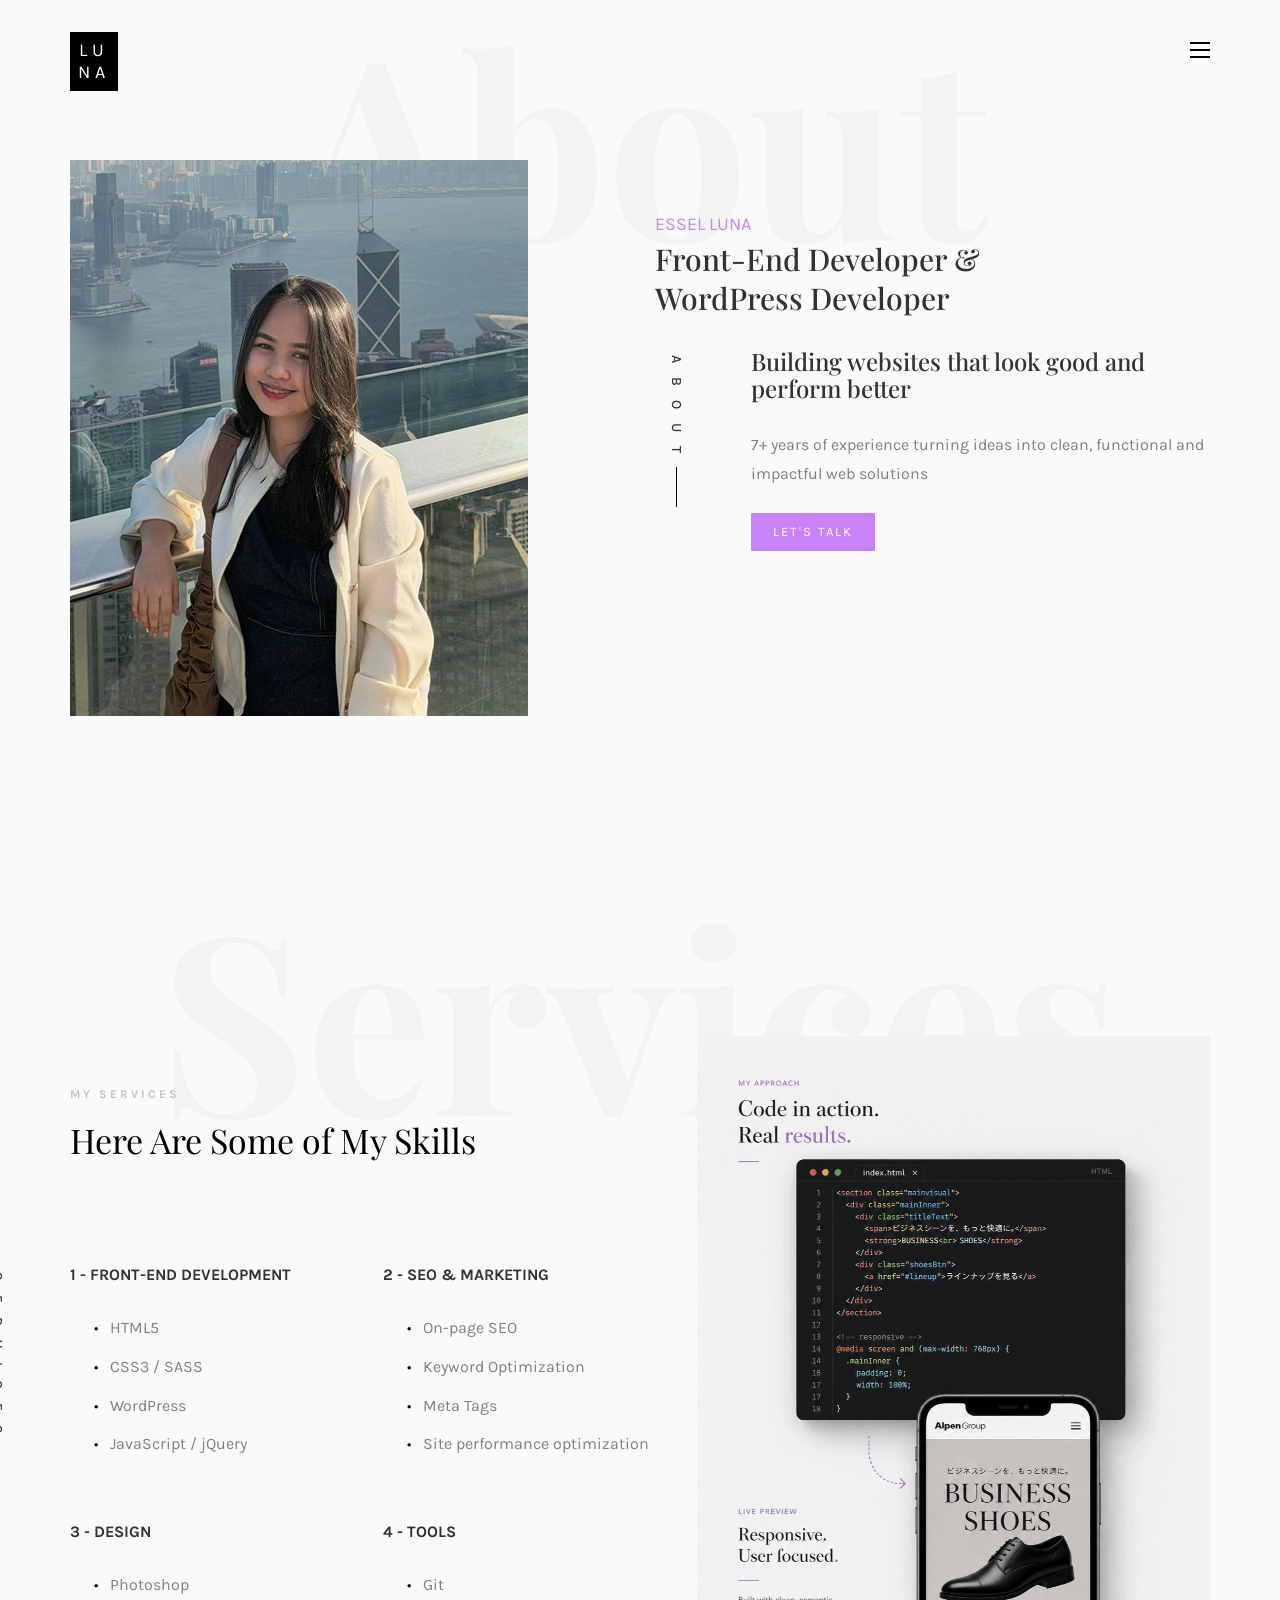
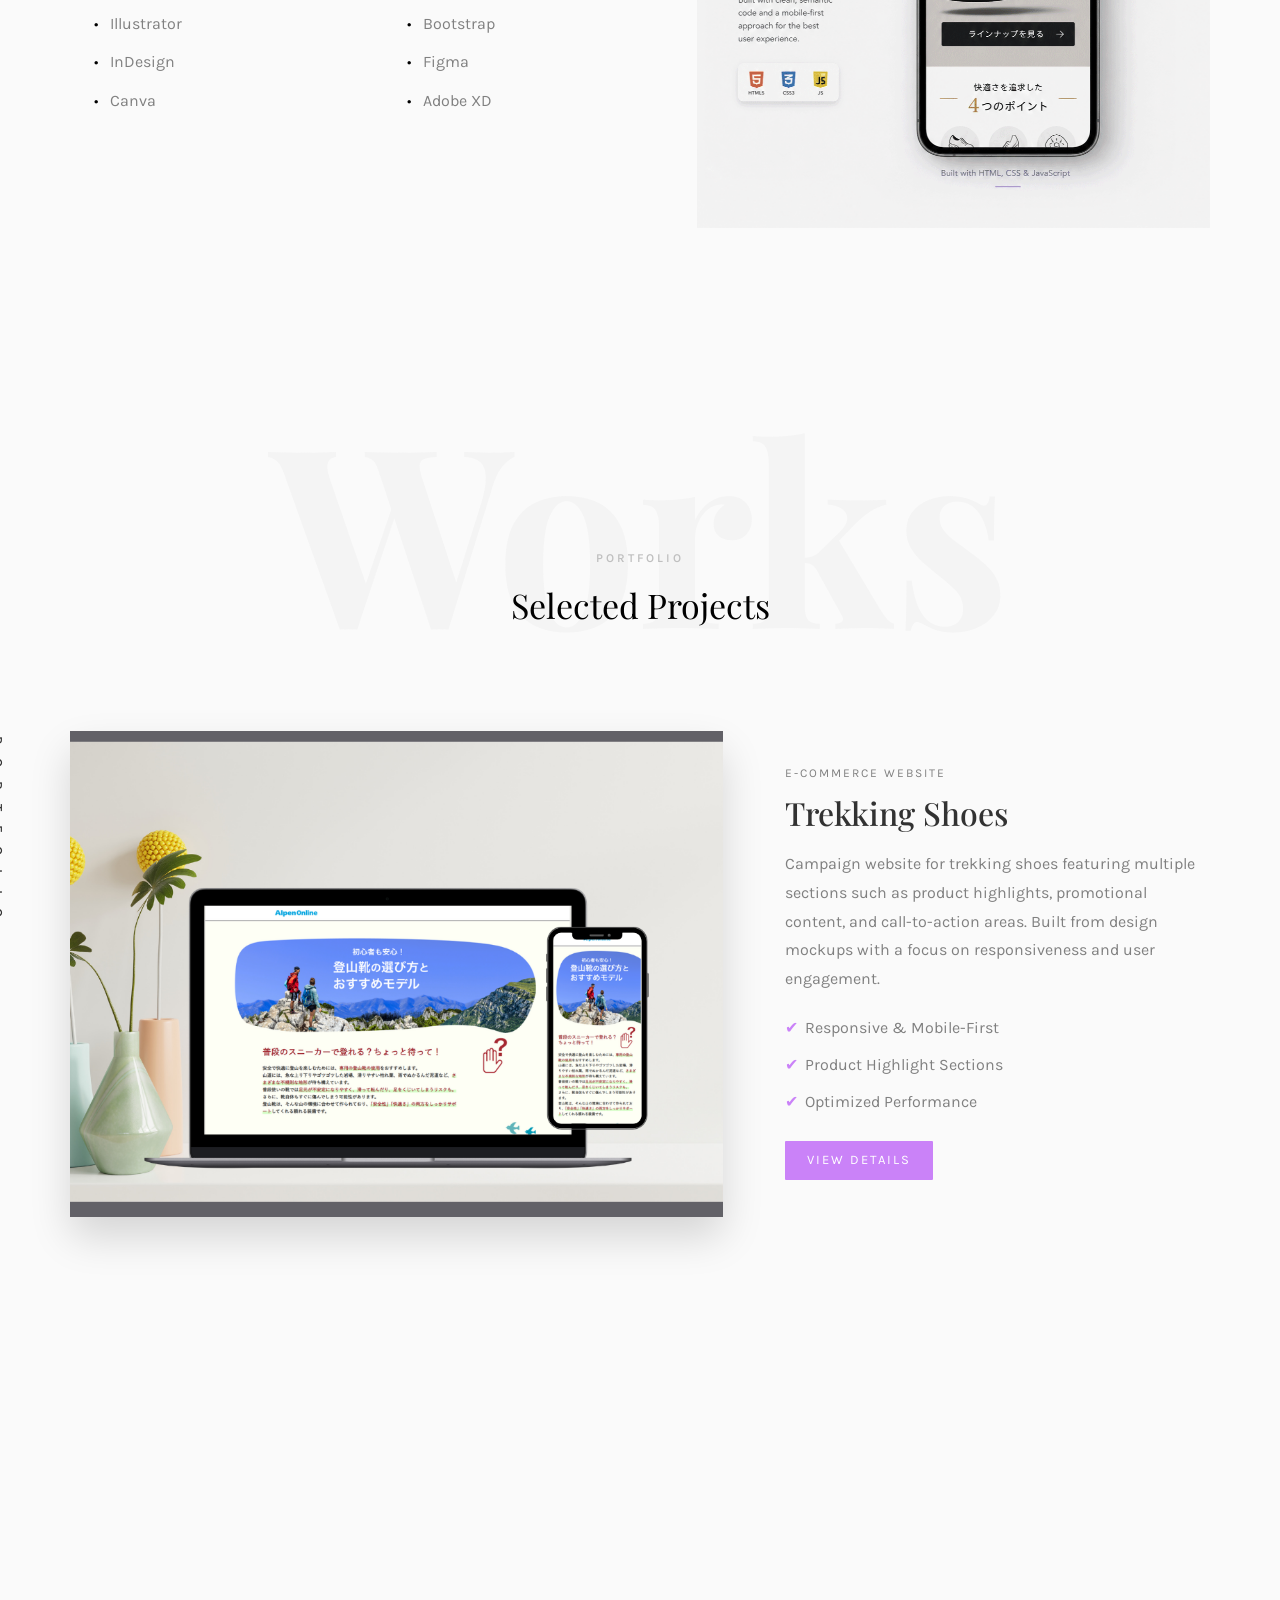
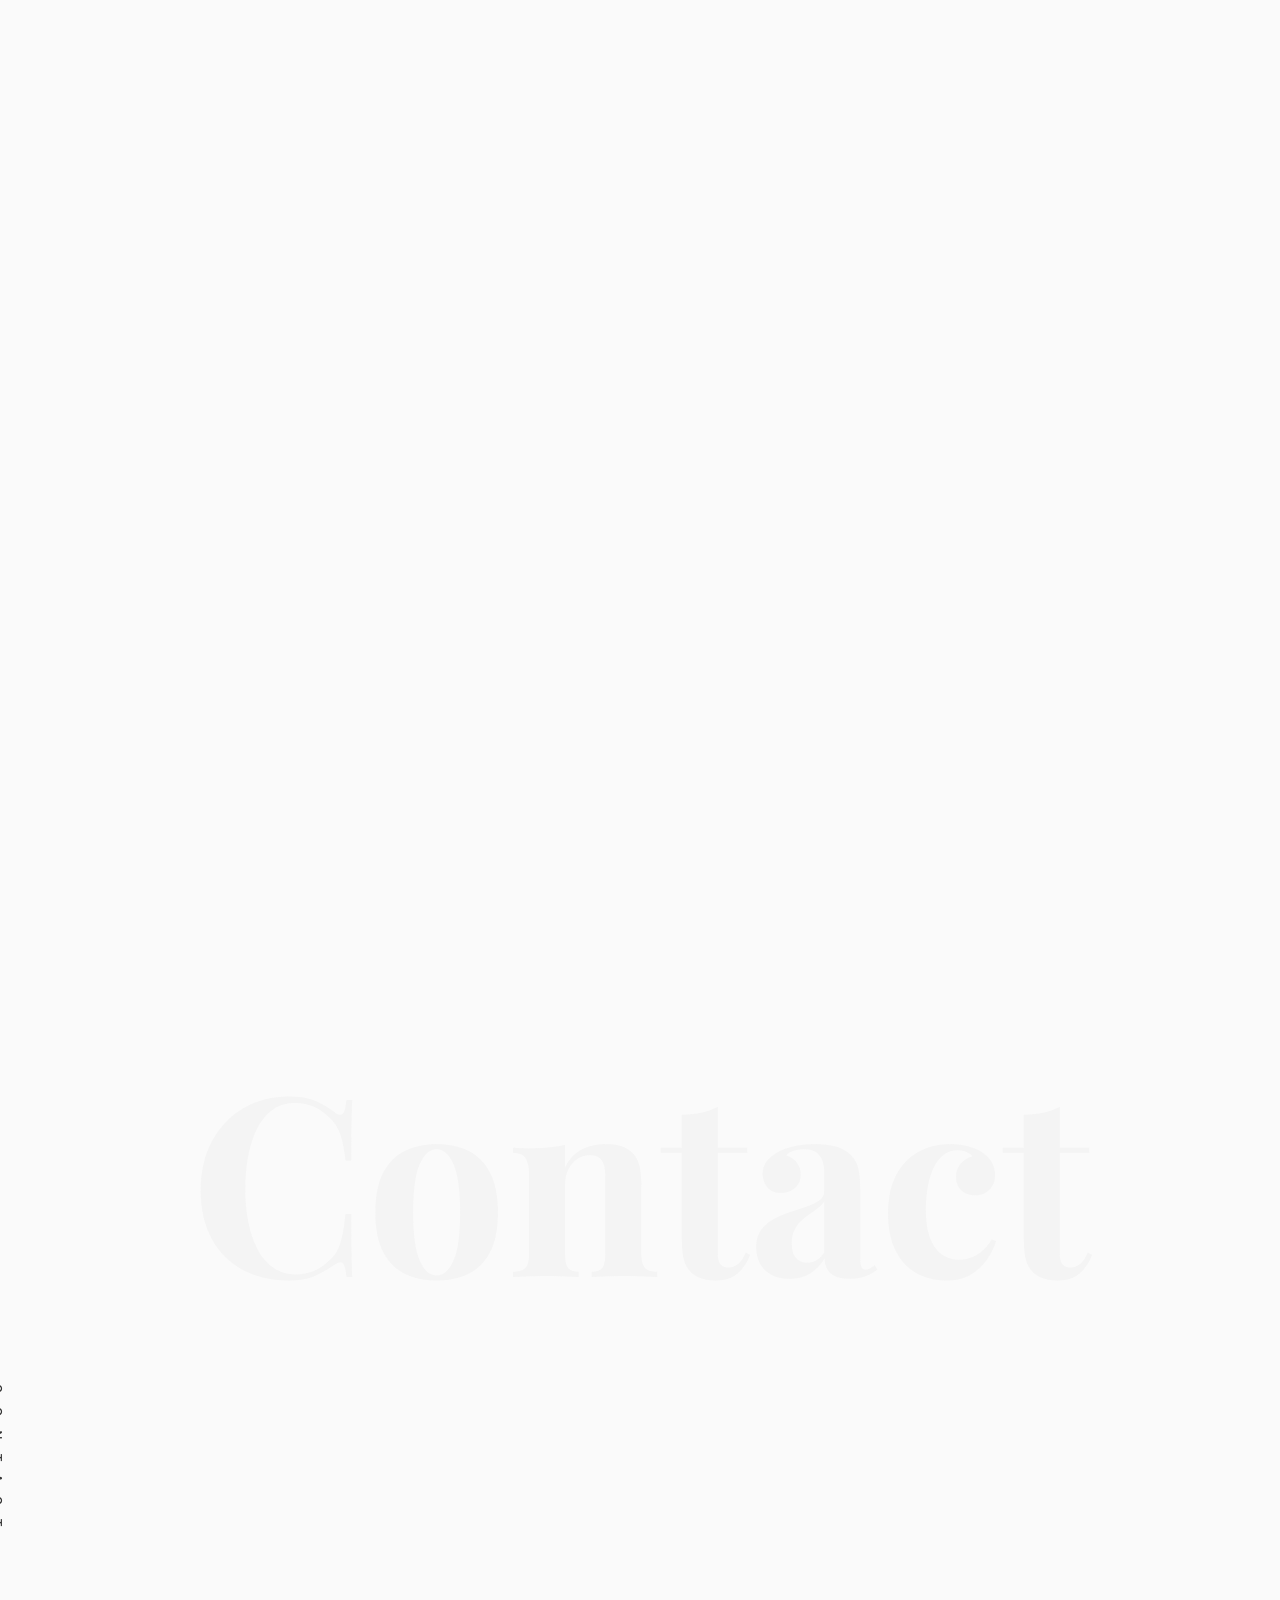
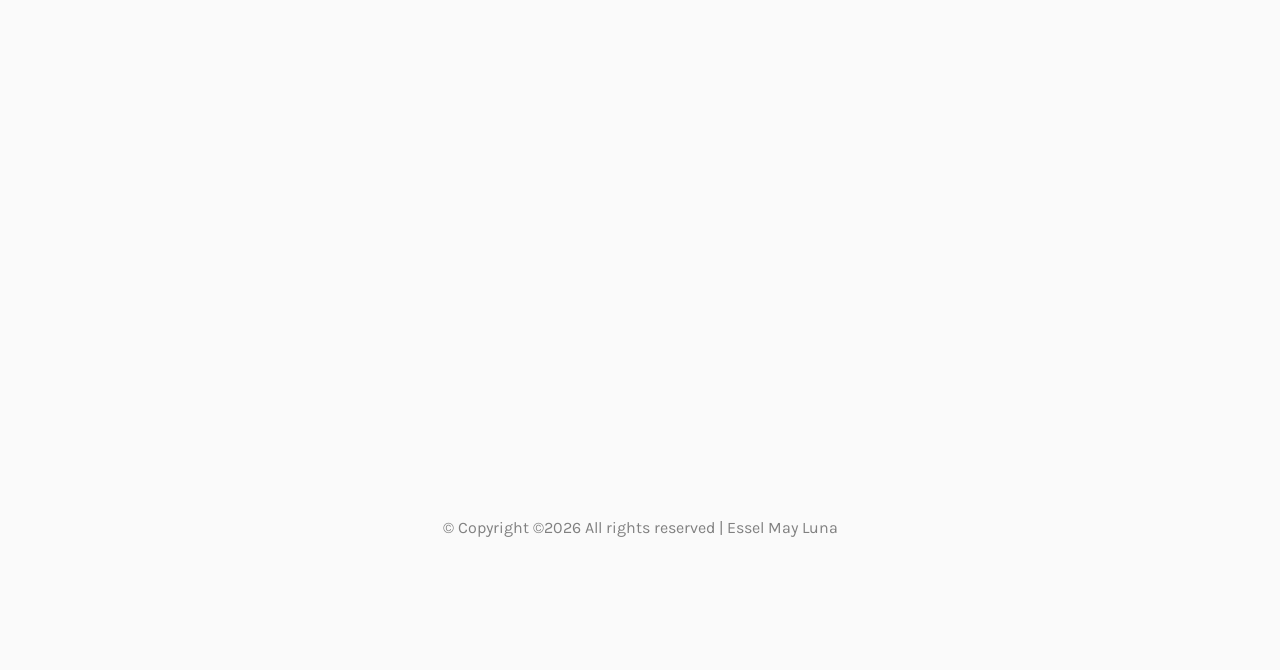
<file: index.html>
<!DOCTYPE HTML>
<html>
	<head>
	<meta charset="utf-8">
	<meta http-equiv="X-UA-Compatible" content="IE=edge">
	<title>Essel Luna - Portfolio</title>
	<meta name="viewport" content="width=device-width, initial-scale=1">
	<meta name="description" content="" />
	<meta name="keywords" content="" />
	<meta name="author" content="" />

  <!-- Facebook and Twitter integration -->
	<meta property="og:title" content=""/>
	<meta property="og:image" content=""/>
	<meta property="og:url" content=""/>
	<meta property="og:site_name" content=""/>
	<meta property="og:description" content=""/>
	<meta name="twitter:title" content="" />
	<meta name="twitter:image" content="" />
	<meta name="twitter:url" content="" />
	<meta name="twitter:card" content="" />

	<!-- Place favicon.ico and apple-touch-icon.png in the root directory -->
	<link rel="shortcut icon" href="favicon.ico">

	<link href="https://fonts.googleapis.com/css?family=Karla:400,700" rel="stylesheet">
	<link href="https://fonts.googleapis.com/css?family=Playfair+Display:400,400i,700" rel="stylesheet">
	
	<!-- Animate.css -->
	<link rel="stylesheet" href="css/animate.css">
	<!-- Icomoon Icon Fonts-->
	<link rel="stylesheet" href="css/icomoon.css">
	<!-- Bootstrap  -->
	<link rel="stylesheet" href="css/bootstrap.css">
	<!-- Owl Carousel -->
	<link rel="stylesheet" href="css/owl.carousel.min.css">
	<link rel="stylesheet" href="css/owl.theme.default.min.css">
	<!-- Magnific Popup -->
	<link rel="stylesheet" href="css/magnific-popup.css">

	<link rel="stylesheet" href="css/style.css">


	<!-- Modernizr JS -->
	<script src="js/modernizr-2.6.2.min.js"></script>
	<!-- FOR IE9 below -->
	<!--[if lt IE 9]>
	<script src="js/respond.min.js"></script>
	<![endif]-->

	</head>
	<body>

	<nav id="colorlib-main-nav" role="navigation">
		<a href="#" class="js-colorlib-nav-toggle colorlib-nav-toggle active"><i></i></a>
		<div class="js-fullheight colorlib-table">
			<div class="colorlib-table-cell js-fullheight">
				<div class="row">
					<!-- <div class="col-md-12">
						<div class="form-group">
							<input type="text" class="form-control" id="search" placeholder="Enter any key to search...">
							<button type="submit" class="btn btn-primary"><i class="icon-search3"></i></button>
						</div>
					</div> -->
				</div>
				<div class="row">
					<div class="col-md-12">
						<ul>
							<li class="active"><a href="index.html">Home</a></li>
							<li><a href="work.html">Work</a></li>
							<li><a href="about.html">About</a></li>
						</ul>
					</div>
				</div>
				<div class="row">
					<div class="col-md-12">
						<h2 class="head-title">Works</h2>
						<a href="images/proj-1.png" class="gallery image-popup-link text-center" style="background-image: url(images/work-1.png);">
							<span><i class="icon-search3"></i></span>
						</a>
						<a href="images/proj-2.png" class="gallery image-popup-link text-center" style="background-image: url(images/work-2.png);">
							<span><i class="icon-search3"></i></span>
						</a>
						<a href="images/proj-3.png" class="gallery image-popup-link text-center" style="background-image: url(images/work-3.png);">
							<span><i class="icon-search3"></i></span>
						</a>
						<a href="images/proj-4.png" class="gallery image-popup-link text-center" style="background-image: url(images/work-4.png);">
							<span><i class="icon-search3"></i></span>
						</a>
					</div>
				</div>
			</div>
		</div>
	</nav>
	
	<div id="colorlib-page">
		<header>
			<div class="container">
				<div class="row">
					<div class="col-md-12">
						<div class="colorlib-navbar-brand">
							<a class="colorlib-logo" href="index.html"><span>lu</span><span>na</span></a>
						</div>
						<a href="#" class="js-colorlib-nav-toggle colorlib-nav-toggle"><i></i></a>
					</div>
				</div>
			</div>
		</header>
		<div id="colorlib-about">
			<div class="container">
				<div class="row text-center">
					<h2 class="bold">About</h2>
				</div>
				<div class="row">
					<div class="col-md-5">
						<div>
							<div class="item">
								<img class="img-responsive about-img" src="./images/about.jpg" alt="Essel Luna Portfolio">
							</div>
						</div>
					</div>
					<div class="col-md-6 col-md-push-1">
						<div class="about-desc">
							<div>
								<div class="item">
									<span class="primary">ESSEL LUNA</span>
									<h2>Front-End Developer & <br>WordPress Developer</h2>
								</div>
							</div>
							<div class="desc">
								<div class="rotate">
									<h2 class="heading">About</h2>
								</div>
								<h3>Building websites that look good and perform better</h3>
								<p>7+ years of experience turning ideas into clean, functional and impactful web solutions</p>
								<p><a href="mailto:luna.essel15@gmail.com" class="btn btn-primary outline">Let's Talk</a></p>
							</div>
						</div>
					</div>
				</div>
			</div>
		</div>
		<div id="colorlib-services">
			<div class="container">
				<div class="row text-center">
					<h2 class="bold">Services</h2>
				</div>
				<div class="row">
					<div class="col-md-12">
						<div class="services-flex">
							<div class="one-third">
								<div class="row">
									<div class="col-md-12 col-md-offset-0 animate-box intro-heading">
										<span>My Services</span>
										<h2>Here Are Some of My Skills</h2>
									</div>
								</div>
								<div class="row">
									<div class="col-md-12">
										<div class="rotate">
											<h2 class="heading">Services</h2>
										</div>
									</div>
									<div class="col-md-6">
										<div class="services animate-box">
											<h3>1 - Front-End Development</h3>
											<ul>
												<li>HTML5</li>
												<li>CSS3 / SASS</li>
												<li>WordPress</li>
												<li>JavaScript / jQuery</li>
											</ul>
										</div>
										<div class="services animate-box">
											<h3>3 - Design</h3>
											<ul>
												<li>Photoshop</li>
												<li>Illustrator</li>
												<li>InDesign</li>
												<li>Canva</li>
											</ul>
										</div>
									</div>
									<div class="col-md-6">
										<div class="services animate-box">
											<h3>2 - SEO & Marketing</h3>
											<ul>
												<li>On-page SEO</li>
												<li>Keyword Optimization</li>
												<li>Meta Tags</li>
												<li>Site performance optimization</li>
											</ul>
										</div>
										<div class="services animate-box">
											<h3>4 - Tools</h3>
											<ul>
												<li>Git</li>
												<li>Bootstrap</li>
												<li>Figma</li>
												<li>Adobe XD</li>
											</ul>
										</div>
									</div>
								</div>
							</div>
							<div class="one-forth services-img" style="background-image: url(images/services-img-1.png);">
							</div>
						</div>
					</div>
				</div>
			</div>
		</div>

		<!-- <div id="colorlib-progress">
			<div class="container">
				<div class="row text-center">
					<h2 class="bold">Skills</h2>
				</div>
				<div class="row">
					<div class="col-md-12 col-md-offset-0 text-center animate-box intro-heading">
						<span>Skills</span>
						<h2>My Skills</h2>
					</div>
				</div>
				<div class="row">
			      <div class="col-md-3 col-sm-6 text-center">
			      	<h2 class="progress-head">Graphic Design</h2>
		            <div class="progress blue">
		                <span class="progress-left">
		                    <span class="progress-bar"></span>
		                </span>
		                <span class="progress-right">
		                    <span class="progress-bar"></span>
		                </span>
		                <div class="progress-value">90%</div>
		            </div>
		         </div>
			 
		         <div class="col-md-3 col-sm-6 text-center">
		         	<h2 class="progress-head">Git</h2>
		            <div class="progress yellow">
		                <span class="progress-left">
		                    <span class="progress-bar"></span>
		                </span>
		                <span class="progress-right">
		                    <span class="progress-bar"></span>
		                </span>
		                <div class="progress-value">80%</div>
		            </div>
		         </div>

		         <div class="col-md-3 col-sm-6 text-center">
		         	<h2 class="progress-head">Front-End Development</h2>
		            <div class="progress pink">
		                <span class="progress-left">
		                    <span class="progress-bar"></span>
		                </span>
		                <span class="progress-right">
		                    <span class="progress-bar"></span>
		                </span>
		                <div class="progress-value">95%</div>
		            </div>
		         </div>

		         <div class="col-md-3 col-sm-6 text-center">
		         	<h2 class="progress-head">Web Marketing</h2>
		            <div class="progress green">
		                <span class="progress-left">
		                    <span class="progress-bar"></span>
		                </span>
		                <span class="progress-right">
		                    <span class="progress-bar"></span>
		                </span>
		                <div class="progress-value">85%</div>
		            </div>
		         </div>
			   </div>
			</div>
		</div> -->

		<div id="colorlib-work">
			<div class="container">
				<div class="row text-center">
					<h2 class="bold">Works</h2>
				</div>
				<div class="row">
					<div class="col-md-12 col-md-offset-0 text-center animate-box intro-heading">
						<span>Portfolio</span>
						<h2>Selected Projects</h2>
					</div>
				</div>
				<div class="row">
					<div class="col-md-12">
						<div class="rotate">
							<h2 class="heading">Portfolio</h2>
						</div>
					</div>
				</div>
				<!-- <div class="row">
					<div class="col-md-12">
						<div class="work-entry animate-box">
							<a href="work.html" class="work-img" style="background-image: url(images/proj-1.png);">
								<div class="display-t">
									<div class="work-name">
										<h2>Trekking Shoes</h2>
									</div>
								</div>
							</a>
							<div class="col-md-4 col-md-offset-4">
								<div class="desc">
									<p>Campaign website for trekking shoes featuring multiple sections such as product highlights, promotional content, and call-to-action areas. Built from design mockups with a focus on responsiveness and user engagement.</p>
									<p class="read"><a href="work-1-trekkings-shoes.html">View details</a></p>
								</div>
							</div>
						</div>
					</div>
					<div class="col-md-12">
						<div class="work-entry animate-box">
							<a href="work.html" class="work-img" style="background-image: url(images/proj-2.png);">
								<div class="display-t">
									<div class="work-name">
										<h2>Coleman</h2>
									</div>
								</div>
							</a>
							<div class="col-md-4 col-md-offset-4">
								<div class="desc">
									<p>Multi-page brand campaign website for Coleman with responsive layouts, promotional sections, and structured navigation based on Figma designs.</p>
									<p class="read"><a href="work-2-coleman.html">View Details</a></p>
								</div>
							</div>
						</div>
					</div>
					<div class="col-md-12">
						<div class="work-entry animate-box">
							<a href="work.html" class="work-img" style="background-image: url(images/proj-3.png);">
								<div class="display-t">
									<div class="work-name">
										<h2>Retro Pop</h2>
									</div>
								</div>
							</a>
							<div class="col-md-4 col-md-offset-4">
								<div class="desc">
									<p>Promotional campaign page for a T-shirt collection, designed with a focus on visual storytelling, responsive layout, and user engagement.</p>
									<p class="read"><a href="work-3-retro-pop.html">View details</a></p>
								</div>
							</div>
						</div>
					</div>
				</div> -->
				<div class="custom-work-section">
					<div class="row custom-work-entry animate-box">
						<div class="col-md-7">
							<div class="custom-work-img">
								<img src="images/feaured-1.png" alt="">
							</div>
						</div>
						<div class="col-md-5">
							<div class="custom-work-desc">
								<span class="work-category">E-commerce Website</span>
								<h2 class="work-title">Trekking Shoes</h2>
								<p>Campaign website for trekking shoes featuring multiple sections such as product highlights, promotional content, and call-to-action areas. Built from design mockups with a focus on responsiveness and user engagement.</p>
								<ul class="work-features">
									<li>Responsive & Mobile-First</li>
									<li>Product Highlight Sections</li>
									<li>Optimized Performance</li>
								</ul>
								<a href="work-1-trekkings-shoes.html" class="btn btn-primary">View Details</a>
							</div>
						</div>
					</div>
				</div>
				<div class="custom-work-section">
					<div class="row custom-work-entry animate-box">
						<div class="col-md-7">
							<div class="custom-work-img">
								<img src="images/feaured-2.png" alt="">
							</div>
						</div>
						<div class="col-md-5">
							<div class="custom-work-desc">
								<span class="work-category">E-commerce Website</span>
								<h2 class="work-title">Coleman Brand</h2>
								<p>Multi-page brand campaign website for Coleman with responsive layouts, promotional sections, and structured navigation based on Figma designs.</p>
								<ul class="work-features">
									<li>Responsive & Mobile-First</li>
									<li>Product Showcase Sections</li>
									<li>Brand-Focused Layout Optimization</li>
								</ul>
								<a href="work-2-coleman.html" class="btn btn-primary">View Details</a>
							</div>
						</div>
					</div>
				</div>
				<div class="custom-work-section">
					<div class="row custom-work-entry animate-box">
						<div class="col-md-7">
							<div class="custom-work-img">
								<img src="images/feaured-3.png" alt="">
							</div>
						</div>
						<div class="col-md-5">
							<div class="custom-work-desc">
								<span class="work-category">E-commerce Website</span>
								<h2 class="work-title">Retropop 90's</h2>
								<p>Creative landing page concept with a retro-inspired theme combining bold visuals, vibrant colors, and modern layout structure. Designed to create an engaging and nostalgic user experience while maintaining usability and responsiveness.</p>
								<ul class="work-features">
									<li>Responsive & Mobile-First</li>
									<li>Creative Visual Layout</li>
									<li>Interactive UI Elements</li>
								</ul>
								<a href="work-3-retro-pop.html" class="btn btn-primary">View Details</a>
							</div>
						</div>
					</div>
				</div>
			</div>
		</div>

		<div id="colorlib-contact">
			<div class="container">
				<div class="row text-center">
					<h2 class="bold">Contact</h2>
				</div>
				<div class="row">
					<div class="col-md-12 col-md-offset-0 text-center animate-box intro-heading">
						<span>Contact</span>
						<h2>Get in Touch</h2>
					</div>
				</div>
				<div class="row">
					<div class="col-md-12">
						<div class="rotate">
							<h2 class="heading">Contact</h2>
						</div>
					</div>
				</div>
				<div class="row">
					<div class="col-md-12 col-md-offset-0">
						<div class="row">
							<div class="col-md-4 animate-box">
								<h2>Let's build something great together.</h2>
								<p>Available for freelance and full-time opportunities.</p>
								<ul class="contact-info">
									<li><span><i class="icon-map5"></i></span>Angeles City, Pampanga, PH 2009</li>
									<li><span><i class="icon-phone4"></i></span>+ 63 955 922 8343 </li>
									<li><span><i class="icon-envelope2"></i></span><a href="mailto:luna.essel15@gmail.com">luna.essel15@gmail.com</a></li>
									<li><span><i class="icon-globe3"></i></span><a href="www.linkedin.com/in/essel-luna">www.linkedin.com/in/essel-luna</a></li>
								</ul>
							</div>
							<div class="col-md-7 col-md-push-1 animate-box">
								<div class="row">
									<div class="col-md-12">
										<div class="form-group">
											<textarea name="" class="form-control" id="" cols="30" rows="7" placeholder="Message"></textarea>
										</div>
									</div>
									<div class="col-md-6">
										<div class="form-group">
											<input type="text" class="form-control" placeholder="Name">
										</div>
									</div>
									<div class="col-md-6">
										<div class="form-group">
											<input type="text" class="form-control" placeholder="Email">
										</div>
									</div>
									<div class="col-md-12">
										<div class="form-group">
											<input type="submit" value="Send Message" class="btn btn-primary">
										</div>
									</div>
								</div>
							</div>
						</div>
					</div>
				</div>
			</div>
		</div>

		<footer>
			<div id="footer">
				<div class="container">
					<div class="row">
						<div class="col-md-12 text-center">
							<p>
								&copy; <!-- Link back to Colorlib can't be removed. Template is licensed under CC BY 3.0. -->
Copyright &copy;<script>document.write(new Date().getFullYear());</script> All rights reserved | Essel May Luna</a>
<!-- Link back to Colorlib can't be removed. Template is licensed under CC BY 3.0. -->
							</p>
						</div>
					</div>
				</div>
			</div>
		</footer>
	
	</div>

	<!-- jQuery -->
	<script src="js/jquery.min.js"></script>
	<!-- jQuery Easing -->
	<script src="js/jquery.easing.1.3.js"></script>
	<!-- Bootstrap -->
	<script src="js/bootstrap.min.js"></script>
	<!-- Waypoints -->
	<script src="js/jquery.waypoints.min.js"></script>
	<!-- Owl Carousel -->
	<script src="js/owl.carousel.min.js"></script>
	<!-- Magnific Popup -->
	<script src="js/jquery.magnific-popup.min.js"></script>
	<script src="js/magnific-popup-options.js"></script>

	<!-- Main JS (Do not remove) -->
	<script src="js/main.js"></script>

	</body>
</html>
</file>
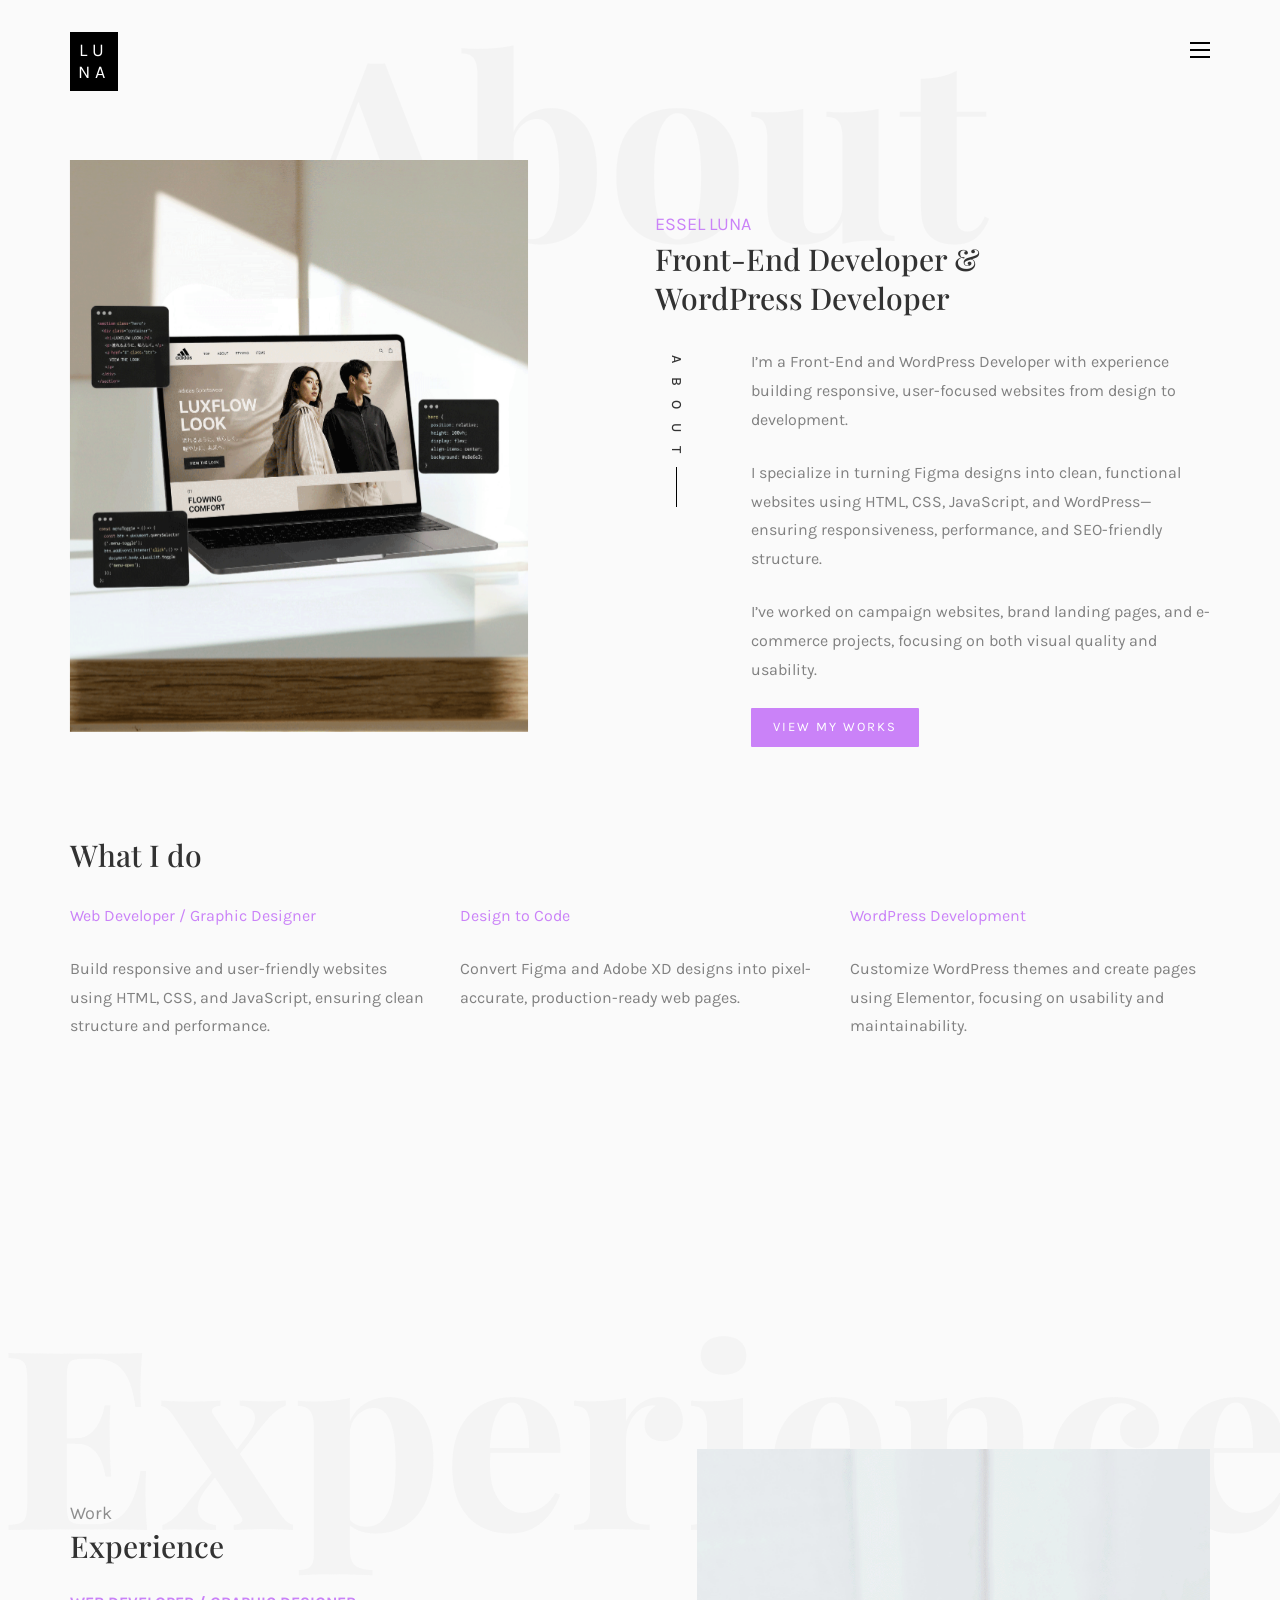
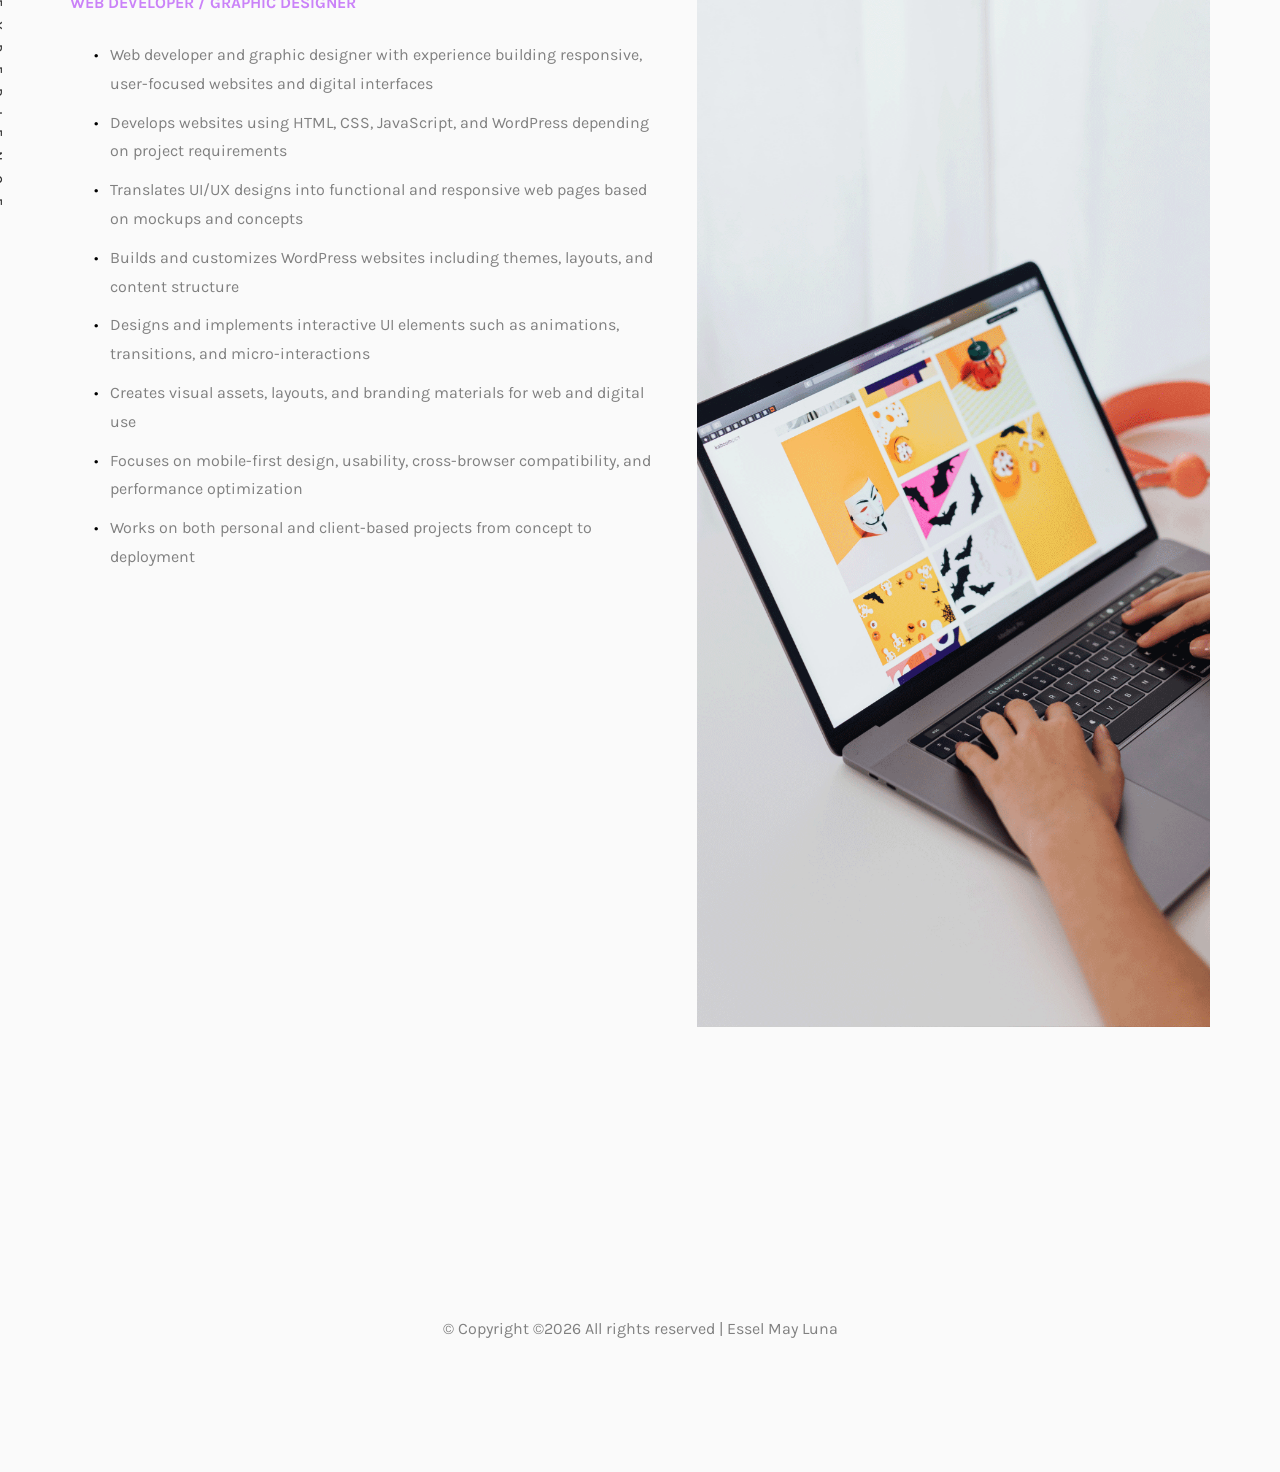
<file: about.html>
<!DOCTYPE HTML>
<html>
	<head>
	<meta charset="utf-8">
	<meta http-equiv="X-UA-Compatible" content="IE=edge">
	<title>Essel Luna - Portfolio</title>
	<meta name="viewport" content="width=device-width, initial-scale=1">
	<meta name="description" content="" />
	<meta name="keywords" content="" />
	<meta name="author" content="" />

  <!-- Facebook and Twitter integration -->
	<meta property="og:title" content=""/>
	<meta property="og:image" content=""/>
	<meta property="og:url" content=""/>
	<meta property="og:site_name" content=""/>
	<meta property="og:description" content=""/>
	<meta name="twitter:title" content="" />
	<meta name="twitter:image" content="" />
	<meta name="twitter:url" content="" />
	<meta name="twitter:card" content="" />

	<!-- Place favicon.ico and apple-touch-icon.png in the root directory -->
	<link rel="shortcut icon" href="favicon.ico">

	<link href="https://fonts.googleapis.com/css?family=Karla:400,700" rel="stylesheet">
	<link href="https://fonts.googleapis.com/css?family=Playfair+Display:400,400i,700" rel="stylesheet">
	
	<!-- Animate.css -->
	<link rel="stylesheet" href="css/animate.css">
	<!-- Icomoon Icon Fonts-->
	<link rel="stylesheet" href="css/icomoon.css">
	<!-- Bootstrap  -->
	<link rel="stylesheet" href="css/bootstrap.css">
	<!-- Owl Carousel -->
	<link rel="stylesheet" href="css/owl.carousel.min.css">
	<link rel="stylesheet" href="css/owl.theme.default.min.css">
	<!-- Magnific Popup -->
	<link rel="stylesheet" href="css/magnific-popup.css">

	<link rel="stylesheet" href="css/style.css">


	<!-- Modernizr JS -->
	<script src="js/modernizr-2.6.2.min.js"></script>
	<!-- FOR IE9 below -->
	<!--[if lt IE 9]>
	<script src="js/respond.min.js"></script>
	<![endif]-->

	</head>
	<body>

	<nav id="colorlib-main-nav" role="navigation">
		<a href="#" class="js-colorlib-nav-toggle colorlib-nav-toggle active"><i></i></a>
		<div class="js-fullheight colorlib-table">
			<div class="colorlib-table-cell js-fullheight">
				<div class="row">
					<!-- <div class="col-md-12">
						<div class="form-group">
							<input type="text" class="form-control" id="search" placeholder="Enter any key to search...">
							<button type="submit" class="btn btn-primary"><i class="icon-search3"></i></button>
						</div>
					</div> -->
				</div>
				<div class="row">
					<div class="col-md-12">
						<ul>
							<li><a href="index.html">Home</a></li>
							<li><a href="work.html">Work</a></li>
							<li class="active"><a href="about.html">About</a></li>
						</ul>
					</div>
				</div>
				<div class="row">
					<div class="col-md-12">
						<h2 class="head-title">Works</h2>
						<a href="images/proj-1.png" class="gallery image-popup-link text-center" style="background-image: url(images/work-1.png);">
							<span><i class="icon-search3"></i></span>
						</a>
						<a href="images/proj-2.png" class="gallery image-popup-link text-center" style="background-image: url(images/work-2.png);">
							<span><i class="icon-search3"></i></span>
						</a>
						<a href="images/proj-3.png" class="gallery image-popup-link text-center" style="background-image: url(images/work-3.png);">
							<span><i class="icon-search3"></i></span>
						</a>
						<a href="images/proj-4.png" class="gallery image-popup-link text-center" style="background-image: url(images/work-4.png);">
							<span><i class="icon-search3"></i></span>
						</a>
					</div>
				</div>
			</div>
		</div>
	</nav>
	
	<div id="colorlib-page">
		<header>
			<div class="container">
				<div class="row">
					<div class="col-md-12">
						<div class="colorlib-navbar-brand">
							<a class="colorlib-logo" href="index.html"><span>lu</span><span>na</span></a>
						</div>
						<a href="#" class="js-colorlib-nav-toggle colorlib-nav-toggle"><i></i></a>
					</div>
				</div>
			</div>
		</header>
		<div id="colorlib-about">
			<div class="container">
				<div class="row text-center">
					<h2 class="bold">About</h2>
				</div>
				<div class="row row-padded-bottom">
					<div class="col-md-5 animate-box">
						<img class="img-responsive about-img" src="images/about-work.png" alt="html5 bootstrap template by colorlib.com">
					</div>
					<div class="col-md-6 col-md-push-1 animate-box">
						<div class="about-desc">
							<div class="item">
								<span class="primary">ESSEL LUNA</span>
								<h2>Front-End Developer & <br>WordPress Developer</h2>
							</div>
							<div class="desc">
								<div class="rotate">
									<h2 class="heading">About</h2>
								</div>
								<p>I’m a Front-End and WordPress Developer with experience building responsive, user-focused websites from design to development.</p>
								<p>I specialize in turning Figma designs into clean, functional websites using HTML, CSS, JavaScript, and WordPress—ensuring responsiveness, performance, and SEO-friendly structure.</p>
								<p>I’ve worked on campaign websites, brand landing pages, and e-commerce projects, focusing on both visual quality and usability.</p>
								<p><a href="work.html" class="btn btn-primary">View My Works</a></p>
							</div>
						</div>
					</div>
				</div>
				<div class="row">
					<div class="col-md-12">
						<div>
							<h2>What I do</h2>
						</div>
					</div>
					<div class="col-md-4 animate-box services">
						<p class="primary">Web Developer / Graphic Designer</p>
						<p>Build responsive and user-friendly websites using HTML, CSS, and JavaScript, ensuring clean structure and performance.</p>
					</div>
					<div class="col-md-4 animate-box services">
						<p class="primary">Design to Code</p>
						<p>Convert Figma and Adobe XD designs into pixel-accurate, production-ready web pages.</p>
					</div>
					<div class="col-md-4 animate-box services">
						<p class="primary">WordPress Development</p>
						<p>Customize WordPress themes and create pages using Elementor, focusing on usability and maintainability.</p>
					</div>
				</div>
			</div>
		</div>
		<div id="colorlib-services">
			<div class="container">
				<div class="row text-center">
					<h2 class="bold">Experience</h2>
				</div>
				<div class="row">
					<div class="col-md-12">
						<div class="services-flex">
							<div class="one-third">
								<div class="row">
									<div class="col-md-12 col-md-offset-0 animate-box">
										<span>Work</span>
										<h2>Experience</h2>
									</div>
								</div>
								<div class="row">
									<div class="col-md-12">
										<div class="rotate">
											<h2 class="heading">Experience</h2>
										</div>
									</div>
									<div class="col-md-12">
										<div class="services animate-box">
											<h3 class="primary">Web Developer / Graphic Designer</h3>
											<ul>
												<li>Web developer and graphic designer with experience building responsive, user-focused websites and digital interfaces</li>
												<li>Develops websites using HTML, CSS, JavaScript, and WordPress depending on project requirements</li>
												<li>Translates UI/UX designs into functional and responsive web pages based on mockups and concepts</li>
												<li>Builds and customizes WordPress websites including themes, layouts, and content structure</li>
												<li>Designs and implements interactive UI elements such as animations, transitions, and micro-interactions</li>
												<li>Creates visual assets, layouts, and branding materials for web and digital use</li>
												<li>Focuses on mobile-first design, usability, cross-browser compatibility, and performance optimization</li>
												<li>Works on both personal and client-based projects from concept to deployment</li>
											</ul>
										</div>
										<div class="services animate-box">
											<h3 class="primary">Freelance / Project-Based Work</h3>
											<ul>
												<li>Developed portfolio and client-based websites from concept to final deployment</li>
												<li>Implemented responsive layouts and interactive features based on project requirements</li>
												<li>Collaborated on design direction and iterated based on feedback and usability needs</li>
												<li>Focused on creating clean, user-friendly, and visually consistent interfaces</li>
											</ul>
										</div>
									</div>
								</div>
							</div>
							<div class="one-forth services-img" style="background-image: url(images/services-img-2.png);">
							</div>
						</div>
					</div>
				</div>
			</div>
		</div>


		<footer>
			<div id="footer">
				<div class="container">
					<div class="row">
						<div class="col-md-12 text-center">
							<p>
								&copy; <!-- Link back to Colorlib can't be removed. Template is licensed under CC BY 3.0. -->
Copyright &copy;<script>document.write(new Date().getFullYear());</script> All rights reserved | Essel May Luna</a>
<!-- Link back to Colorlib can't be removed. Template is licensed under CC BY 3.0. -->
							</p>
						</div>
					</div>
				</div>
			</div>
		</footer>
	
	</div>

	<!-- jQuery -->
	<script src="js/jquery.min.js"></script>
	<!-- jQuery Easing -->
	<script src="js/jquery.easing.1.3.js"></script>
	<!-- Bootstrap -->
	<script src="js/bootstrap.min.js"></script>
	<!-- Waypoints -->
	<script src="js/jquery.waypoints.min.js"></script>
	<!-- Owl Carousel -->
	<script src="js/owl.carousel.min.js"></script>
	<!-- Magnific Popup -->
	<script src="js/jquery.magnific-popup.min.js"></script>
	<script src="js/magnific-popup-options.js"></script>

	<!-- Main JS (Do not remove) -->
	<script src="js/main.js"></script>

	</body>
</html>
</file>
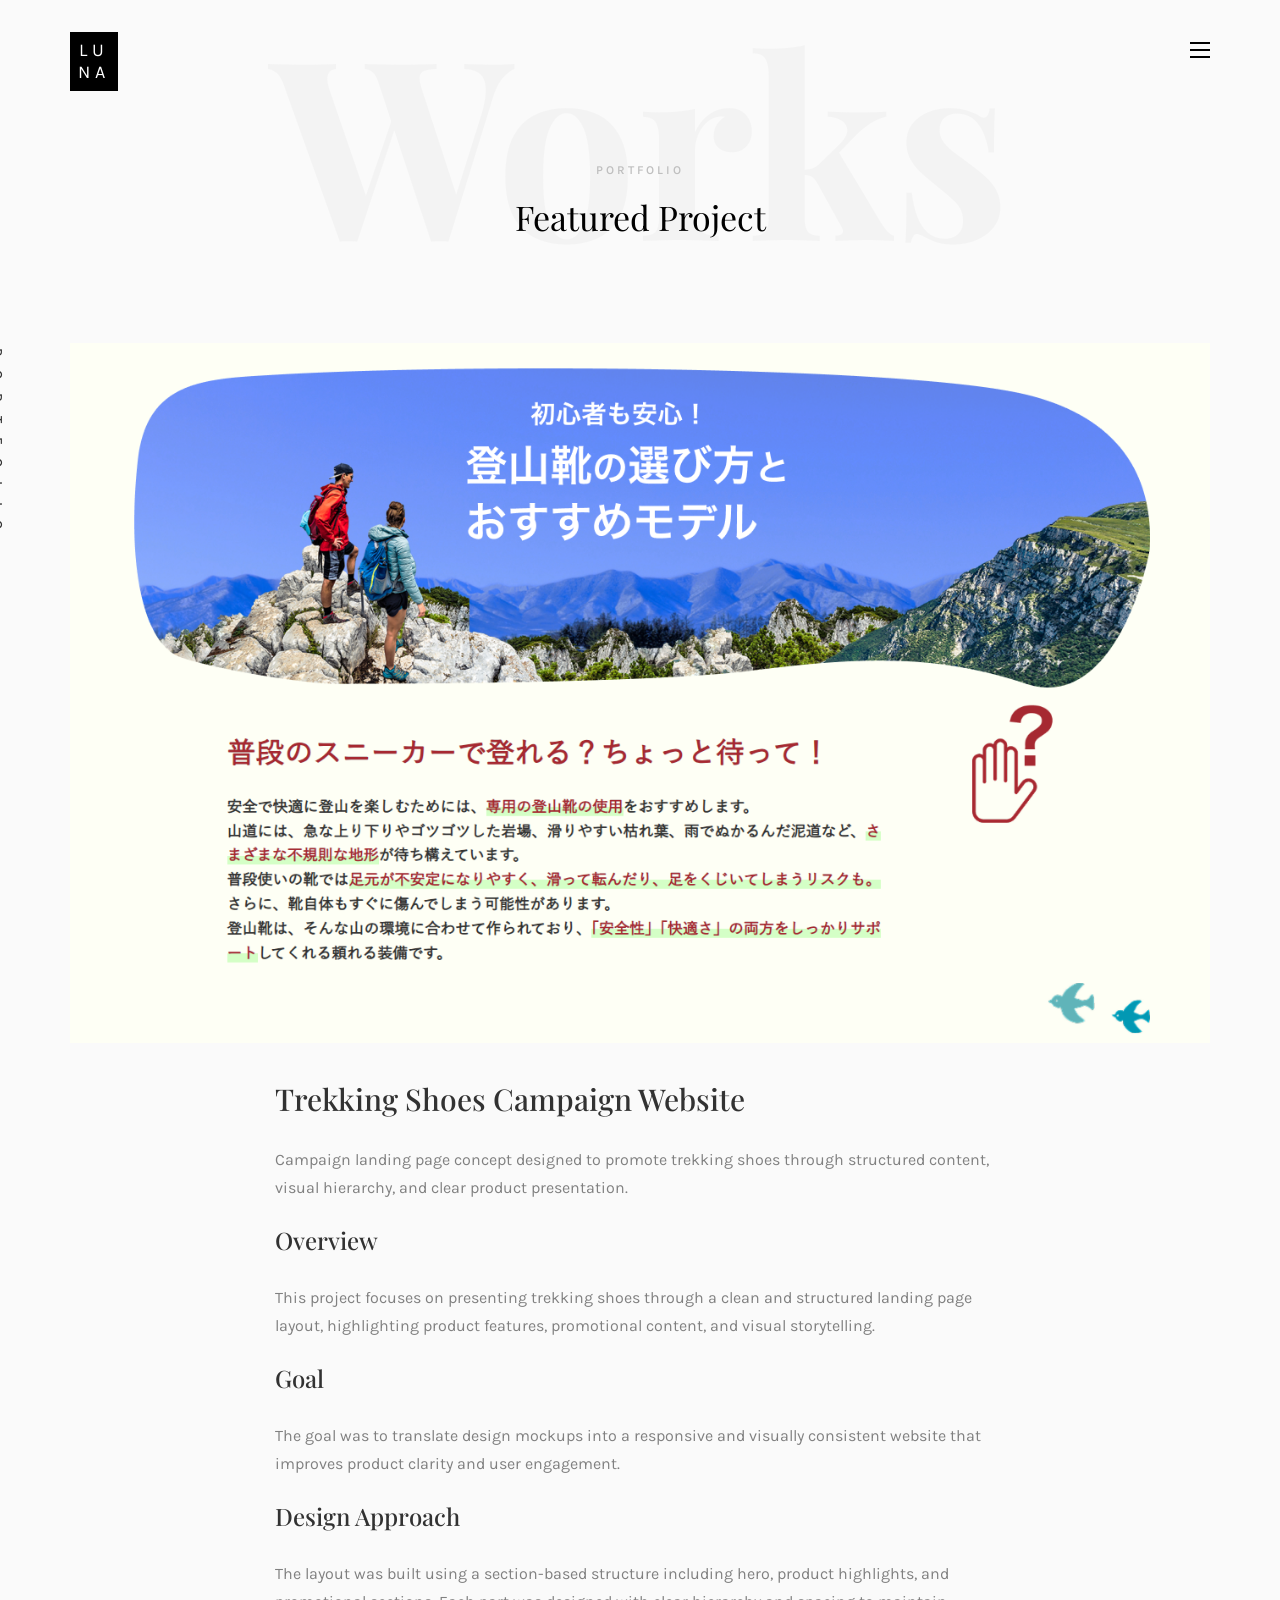
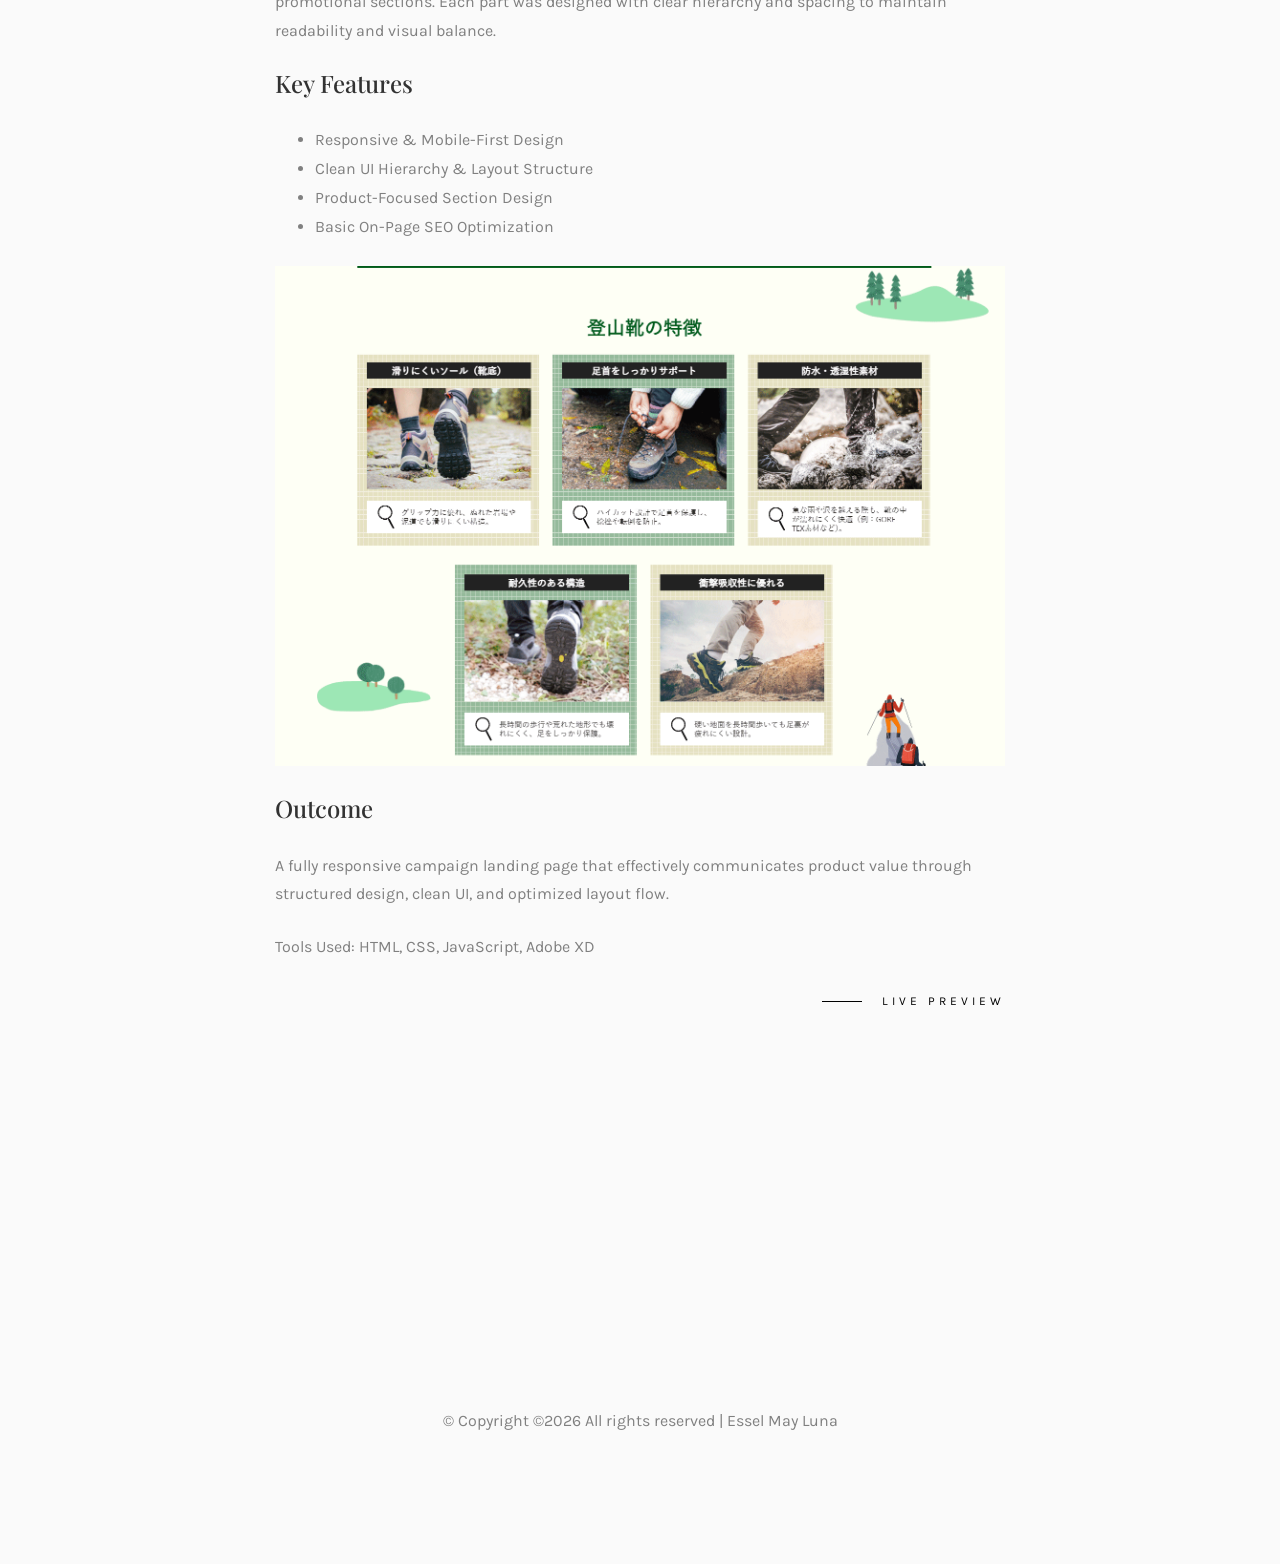
<file: work-1-trekkings-shoes.html>
<!DOCTYPE HTML>
<html>
	<head>
	<meta charset="utf-8">
	<meta http-equiv="X-UA-Compatible" content="IE=edge">
	<title>Essel Luna - Portfolio</title>
	<meta name="viewport" content="width=device-width, initial-scale=1">
	<meta name="description" content="" />
	<meta name="keywords" content="" />
	<meta name="author" content="" />

  <!-- Facebook and Twitter integration -->
	<meta property="og:title" content=""/>
	<meta property="og:image" content=""/>
	<meta property="og:url" content=""/>
	<meta property="og:site_name" content=""/>
	<meta property="og:description" content=""/>
	<meta name="twitter:title" content="" />
	<meta name="twitter:image" content="" />
	<meta name="twitter:url" content="" />
	<meta name="twitter:card" content="" />

	<!-- Place favicon.ico and apple-touch-icon.png in the root directory -->
	<link rel="shortcut icon" href="favicon.ico">

	<link href="https://fonts.googleapis.com/css?family=Karla:400,700" rel="stylesheet">
	<link href="https://fonts.googleapis.com/css?family=Playfair+Display:400,400i,700" rel="stylesheet">
	
	<!-- Animate.css -->
	<link rel="stylesheet" href="css/animate.css">
	<!-- Icomoon Icon Fonts-->
	<link rel="stylesheet" href="css/icomoon.css">
	<!-- Bootstrap  -->
	<link rel="stylesheet" href="css/bootstrap.css">
	<!-- Owl Carousel -->
	<link rel="stylesheet" href="css/owl.carousel.min.css">
	<link rel="stylesheet" href="css/owl.theme.default.min.css">
	<!-- Magnific Popup -->
	<link rel="stylesheet" href="css/magnific-popup.css">

	<link rel="stylesheet" href="css/style.css">


	<!-- Modernizr JS -->
	<script src="js/modernizr-2.6.2.min.js"></script>
	<!-- FOR IE9 below -->
	<!--[if lt IE 9]>
	<script src="js/respond.min.js"></script>
	<![endif]-->

	</head>
	<body>

	<nav id="colorlib-main-nav" role="navigation">
		<a href="#" class="js-colorlib-nav-toggle colorlib-nav-toggle active"><i></i></a>
		<div class="js-fullheight colorlib-table">
			<div class="colorlib-table-cell js-fullheight">
				<div class="row">
					<!-- <div class="col-md-12">
						<div class="form-group">
							<input type="text" class="form-control" id="search" placeholder="Enter any key to search...">
							<button type="submit" class="btn btn-primary"><i class="icon-search3"></i></button>
						</div>
					</div> -->
				</div>
				<div class="row">
					<div class="col-md-12">
						<ul>
							<li><a href="index.html">Home</a></li>
							<li><a href="work.html">Work</a></li>
							<li><a href="about.html">About</a></li>
						</ul>
					</div>
				</div>
				<div class="row">
					<div class="col-md-12">
						<h2 class="head-title">Works</h2>
						<a href="images/proj-1.png" class="gallery image-popup-link text-center" style="background-image: url(images/work-1.png);">
							<span><i class="icon-search3"></i></span>
						</a>
						<a href="images/proj-2.png" class="gallery image-popup-link text-center" style="background-image: url(images/work-2.png);">
							<span><i class="icon-search3"></i></span>
						</a>
						<a href="images/proj-3.png" class="gallery image-popup-link text-center" style="background-image: url(images/work-3.png);">
							<span><i class="icon-search3"></i></span>
						</a>
						<a href="images/proj-4.png" class="gallery image-popup-link text-center" style="background-image: url(images/work-4.png);">
							<span><i class="icon-search3"></i></span>
						</a>
					</div>
				</div>
			</div>
		</div>
	</nav>
	
	<div id="colorlib-page">
		<header>
			<div class="container">
				<div class="row">
					<div class="col-md-12">
						<div class="colorlib-navbar-brand">
							<a class="colorlib-logo" href="index.html"><span>lu</span><span>na</span></a>
						</div>
						<a href="#" class="js-colorlib-nav-toggle colorlib-nav-toggle"><i></i></a>
					</div>
				</div>
			</div>
		</header>
		<div id="colorlib-work">
			<div class="container">
				<div class="row text-center">
					<h2 class="bold">Works</h2>
				</div>
				<div class="row">
					<div class="col-md-12 col-md-offset-0 text-center animate-box intro-heading">
						<span>Portfolio</span>
						<h2>Featured Project</h2>
					</div>
				</div>
				<div class="row">
					<div class="col-md-12">
						<div class="rotate">
							<h2 class="heading">Portfolio</h2>
						</div>
					</div>
				</div>
				<div class="row">
					<div class="col-md-12">
						<div class="work-entry animate-box">
							<a href="" class="work-img" style="background-image: url(images/trekking-01.png);"></a>
							<div class="col-md-8 col-md-offset-2">
								<div class="desc">
									<h2>Trekking Shoes Campaign Website</h2>
									<p>Campaign landing page concept designed to promote trekking shoes through structured content, visual hierarchy, and clear product presentation.</p>
									<h3>Overview</h3>
									<p>This project focuses on presenting trekking shoes through a clean and structured landing page layout, highlighting product features, promotional content, and visual storytelling.</p>
									<h3>Goal</h3>
									<p>The goal was to translate design mockups into a responsive and visually consistent website that improves product clarity and user engagement.</p>
									<h3>Design Approach</h3>
									<p>The layout was built using a section-based structure including hero, product highlights, and promotional sections. Each part was designed with clear hierarchy and spacing to maintain readability and visual balance.</p>
									<h3>Key Features</h3>
									<ul class="work-features">
										<li>Responsive & Mobile-First Design</li>
										<li>Clean UI Hierarchy & Layout Structure</li>
										<li>Product-Focused Section Design</li>
										<li>Basic On-Page SEO Optimization</li>
									</ul>
									<img class="img-responsive" src="images/trekking-02.png" alt="Trekking Shoes Website Preview"><br>
									<h3>Outcome</h3>
									<p>A fully responsive campaign landing page that effectively communicates product value through structured design, clean UI, and optimized layout flow.</p>
									<p class="highlights">Tools Used: HTML, CSS, JavaScript, Adobe XD</p>
									<p class="read">
										<a href="https://store.alpen-group.jp/campaign/ec/251015_trekkingshoes/" target="_blank">Live Preview</a>
									</p>

								</div>
							</div>

						</div>
					</div>
				</div>
			</div>
		</div>

		<footer>
			<div id="footer">
				<div class="container">
					<div class="row">
						<div class="col-md-12 text-center">
							<p>
								&copy; <!-- Link back to Colorlib can't be removed. Template is licensed under CC BY 3.0. -->
Copyright &copy;<script>document.write(new Date().getFullYear());</script> All rights reserved | Essel May Luna</a>
<!-- Link back to Colorlib can't be removed. Template is licensed under CC BY 3.0. -->
							</p>
						</div>
					</div>
				</div>
			</div>
		</footer>
	
	</div>

	<!-- jQuery -->
	<script src="js/jquery.min.js"></script>
	<!-- jQuery Easing -->
	<script src="js/jquery.easing.1.3.js"></script>
	<!-- Bootstrap -->
	<script src="js/bootstrap.min.js"></script>
	<!-- Waypoints -->
	<script src="js/jquery.waypoints.min.js"></script>
	<!-- Owl Carousel -->
	<script src="js/owl.carousel.min.js"></script>
	<!-- Magnific Popup -->
	<script src="js/jquery.magnific-popup.min.js"></script>
	<script src="js/magnific-popup-options.js"></script>

	<!-- Main JS (Do not remove) -->
	<script src="js/main.js"></script>

	</body>
</html>
</file>
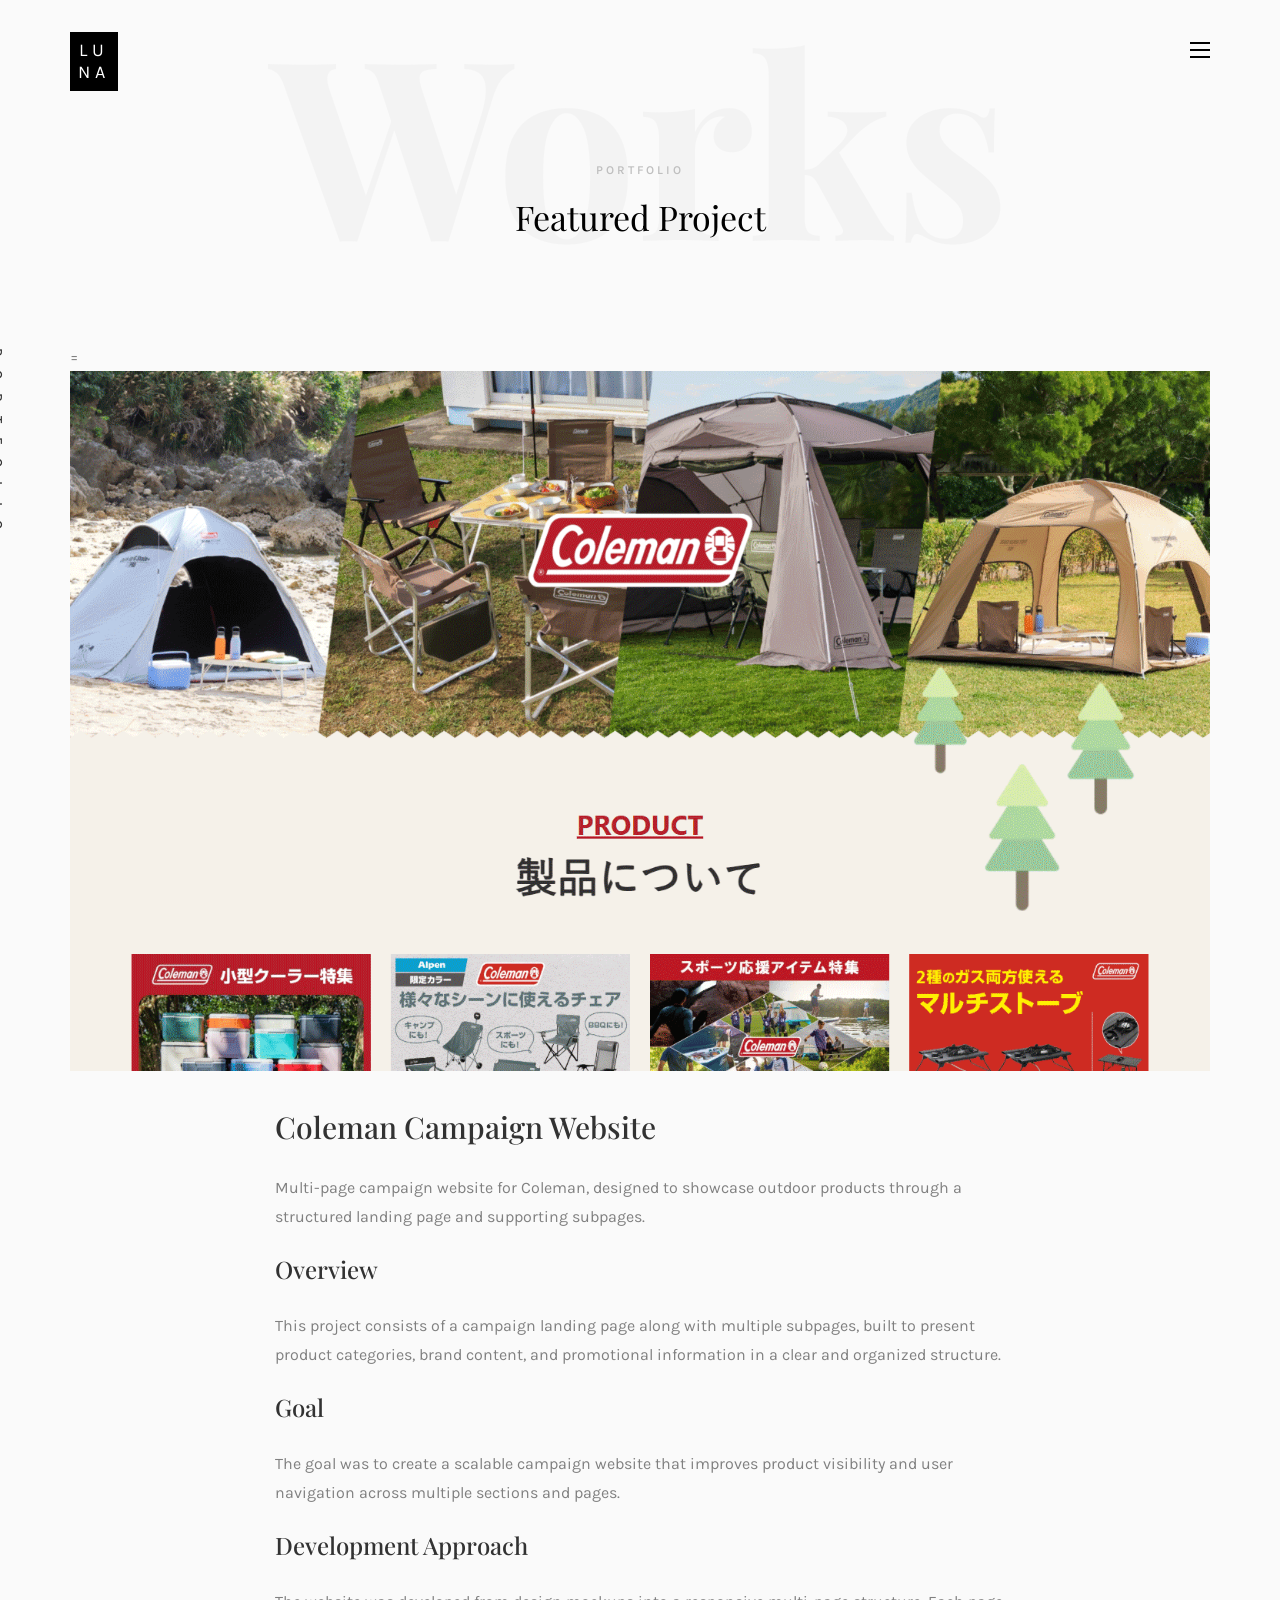
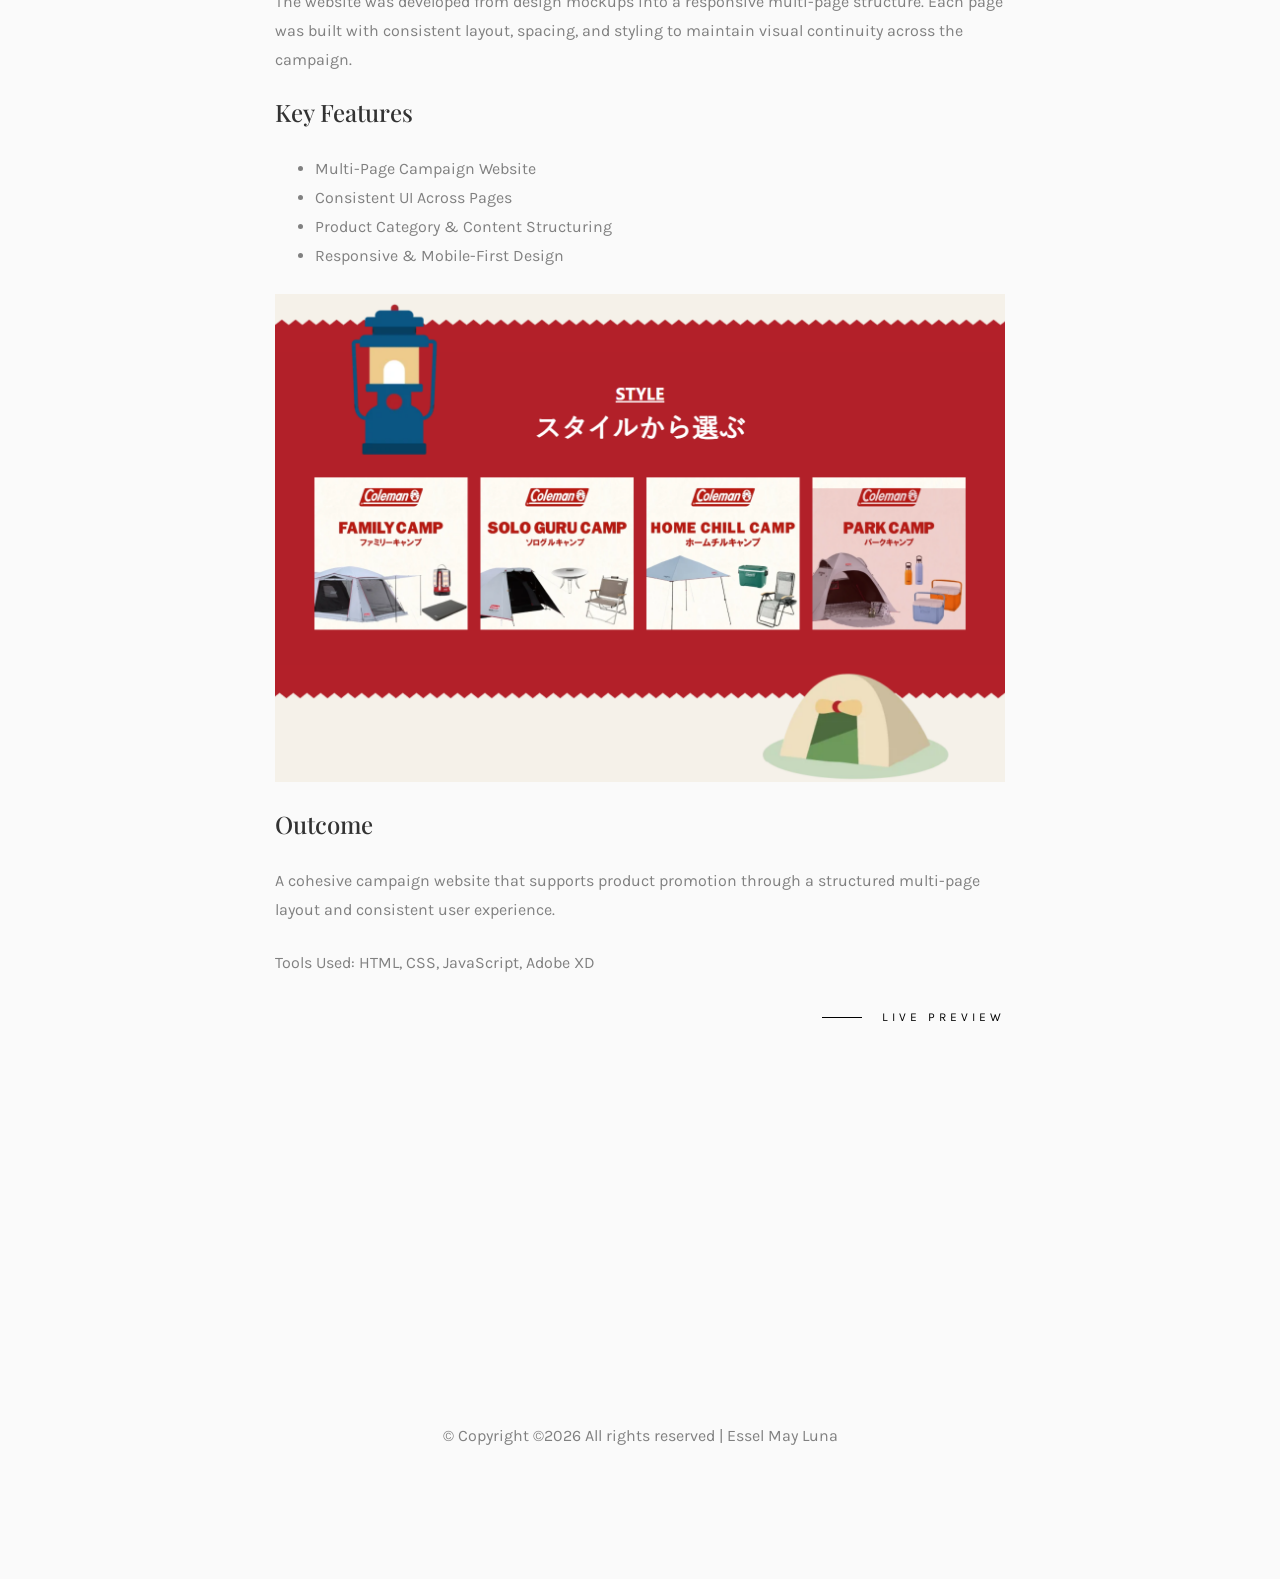
<file: work-2-coleman.html>
<!DOCTYPE HTML>
<html>
	<head>
	<meta charset="utf-8">
	<meta http-equiv="X-UA-Compatible" content="IE=edge">
	<title>Essel Luna - Portfolio</title>
	<meta name="viewport" content="width=device-width, initial-scale=1">
	<meta name="description" content="" />
	<meta name="keywords" content="" />
	<meta name="author" content="" />

  <!-- Facebook and Twitter integration -->
	<meta property="og:title" content=""/>
	<meta property="og:image" content=""/>
	<meta property="og:url" content=""/>
	<meta property="og:site_name" content=""/>
	<meta property="og:description" content=""/>
	<meta name="twitter:title" content="" />
	<meta name="twitter:image" content="" />
	<meta name="twitter:url" content="" />
	<meta name="twitter:card" content="" />

	<!-- Place favicon.ico and apple-touch-icon.png in the root directory -->
	<link rel="shortcut icon" href="favicon.ico">

	<link href="https://fonts.googleapis.com/css?family=Karla:400,700" rel="stylesheet">
	<link href="https://fonts.googleapis.com/css?family=Playfair+Display:400,400i,700" rel="stylesheet">
	
	<!-- Animate.css -->
	<link rel="stylesheet" href="css/animate.css">
	<!-- Icomoon Icon Fonts-->
	<link rel="stylesheet" href="css/icomoon.css">
	<!-- Bootstrap  -->
	<link rel="stylesheet" href="css/bootstrap.css">
	<!-- Owl Carousel -->
	<link rel="stylesheet" href="css/owl.carousel.min.css">
	<link rel="stylesheet" href="css/owl.theme.default.min.css">
	<!-- Magnific Popup -->
	<link rel="stylesheet" href="css/magnific-popup.css">

	<link rel="stylesheet" href="css/style.css">


	<!-- Modernizr JS -->
	<script src="js/modernizr-2.6.2.min.js"></script>
	<!-- FOR IE9 below -->
	<!--[if lt IE 9]>
	<script src="js/respond.min.js"></script>
	<![endif]-->

	</head>
	<body>

	<nav id="colorlib-main-nav" role="navigation">
		<a href="#" class="js-colorlib-nav-toggle colorlib-nav-toggle active"><i></i></a>
		<div class="js-fullheight colorlib-table">
			<div class="colorlib-table-cell js-fullheight">
				<div class="row">
					<!-- <div class="col-md-12">
						<div class="form-group">
							<input type="text" class="form-control" id="search" placeholder="Enter any key to search...">
							<button type="submit" class="btn btn-primary"><i class="icon-search3"></i></button>
						</div>
					</div> -->
				</div>
				<div class="row">
					<div class="col-md-12">
						<ul>
							<li><a href="index.html">Home</a></li>
							<li><a href="work.html">Work</a></li>
							<li><a href="about.html">About</a></li>
						</ul>
					</div>
				</div>
				<div class="row">
					<div class="col-md-12">
						<h2 class="head-title">Works</h2>
						<a href="images/proj-1.png" class="gallery image-popup-link text-center" style="background-image: url(images/work-1.png);">
							<span><i class="icon-search3"></i></span>
						</a>
						<a href="images/proj-2.png" class="gallery image-popup-link text-center" style="background-image: url(images/work-2.png);">
							<span><i class="icon-search3"></i></span>
						</a>
						<a href="images/proj-3.png" class="gallery image-popup-link text-center" style="background-image: url(images/work-3.png);">
							<span><i class="icon-search3"></i></span>
						</a>
						<a href="images/proj-4.png" class="gallery image-popup-link text-center" style="background-image: url(images/work-4.png);">
							<span><i class="icon-search3"></i></span>
						</a>
					</div>
				</div>
			</div>
		</div>
	</nav>
	
	<div id="colorlib-page">
		<header>
			<div class="container">
				<div class="row">
					<div class="col-md-12">
						<div class="colorlib-navbar-brand">
							<a class="colorlib-logo" href="index.html"><span>lu</span><span>na</span></a>
						</div>
						<a href="#" class="js-colorlib-nav-toggle colorlib-nav-toggle"><i></i></a>
					</div>
				</div>
			</div>
		</header>
		<div id="colorlib-work">
			<div class="container">
				<div class="row text-center">
					<h2 class="bold">Works</h2>
				</div>
				<div class="row">
					<div class="col-md-12 col-md-offset-0 text-center animate-box intro-heading">
						<span>Portfolio</span>
						<h2>Featured Project</h2>
					</div>
				</div>
				<div class="row">
					<div class="col-md-12">
						<div class="rotate">
							<h2 class="heading">Portfolio</h2>
						</div>
					</div>
				</div>
				<div class="row">
					<div class="col-md-12">
						<div class="work-entry animate-box">=
							<a href="" class="work-img" style="background-image: url(images/coleman-1.png);"></a>
							<div class="col-md-8 col-md-offset-2">
								<div class="desc">
									<h2>Coleman Campaign Website</h2>
									<p>Multi-page campaign website for Coleman, designed to showcase outdoor products through a structured landing page and supporting subpages.</p>
									<h3>Overview</h3>
									<p>This project consists of a campaign landing page along with multiple subpages, built to present product categories, brand content, and promotional information in a clear and organized structure.</p>
									<h3>Goal</h3>
									<p>The goal was to create a scalable campaign website that improves product visibility and user navigation across multiple sections and pages.</p>
									<h3>Development Approach</h3>
									<p>The website was developed from design mockups into a responsive multi-page structure. Each page was built with consistent layout, spacing, and styling to maintain visual continuity across the campaign.</p>
									<h3>Key Features</h3>
									<ul class="work-features">
										<li>Multi-Page Campaign Website</li>
										<li>Consistent UI Across Pages</li>
										<li>Product Category & Content Structuring</li>
										<li>Responsive & Mobile-First Design</li>
									</ul>
									<img class="img-responsive" src="images/coleman-2.png" alt="Coleman Brand Website Preview"><br>
									<h3>Outcome</h3>
									<p>A cohesive campaign website that supports product promotion through a structured multi-page layout and consistent user experience.</p>
									<p class="highlights">Tools Used: HTML, CSS, JavaScript, Adobe XD</p>
									<p class="read">
										<a href="https://store.alpen-group.jp/campaign/ec/coleman_brandlp/" target="_blank">Live Preview</a>
									</p>
								</div>
							</div>

						</div>
					</div>
				</div>
			</div>
		</div>

		<footer>
			<div id="footer">
				<div class="container">
					<div class="row">
						<div class="col-md-12 text-center">
							<p>
								&copy; <!-- Link back to Colorlib can't be removed. Template is licensed under CC BY 3.0. -->
Copyright &copy;<script>document.write(new Date().getFullYear());</script> All rights reserved | Essel May Luna</a>
<!-- Link back to Colorlib can't be removed. Template is licensed under CC BY 3.0. -->
							</p>
						</div>
					</div>
				</div>
			</div>
		</footer>
	
	</div>

	<!-- jQuery -->
	<script src="js/jquery.min.js"></script>
	<!-- jQuery Easing -->
	<script src="js/jquery.easing.1.3.js"></script>
	<!-- Bootstrap -->
	<script src="js/bootstrap.min.js"></script>
	<!-- Waypoints -->
	<script src="js/jquery.waypoints.min.js"></script>
	<!-- Owl Carousel -->
	<script src="js/owl.carousel.min.js"></script>
	<!-- Magnific Popup -->
	<script src="js/jquery.magnific-popup.min.js"></script>
	<script src="js/magnific-popup-options.js"></script>

	<!-- Main JS (Do not remove) -->
	<script src="js/main.js"></script>

	</body>
</html>
</file>
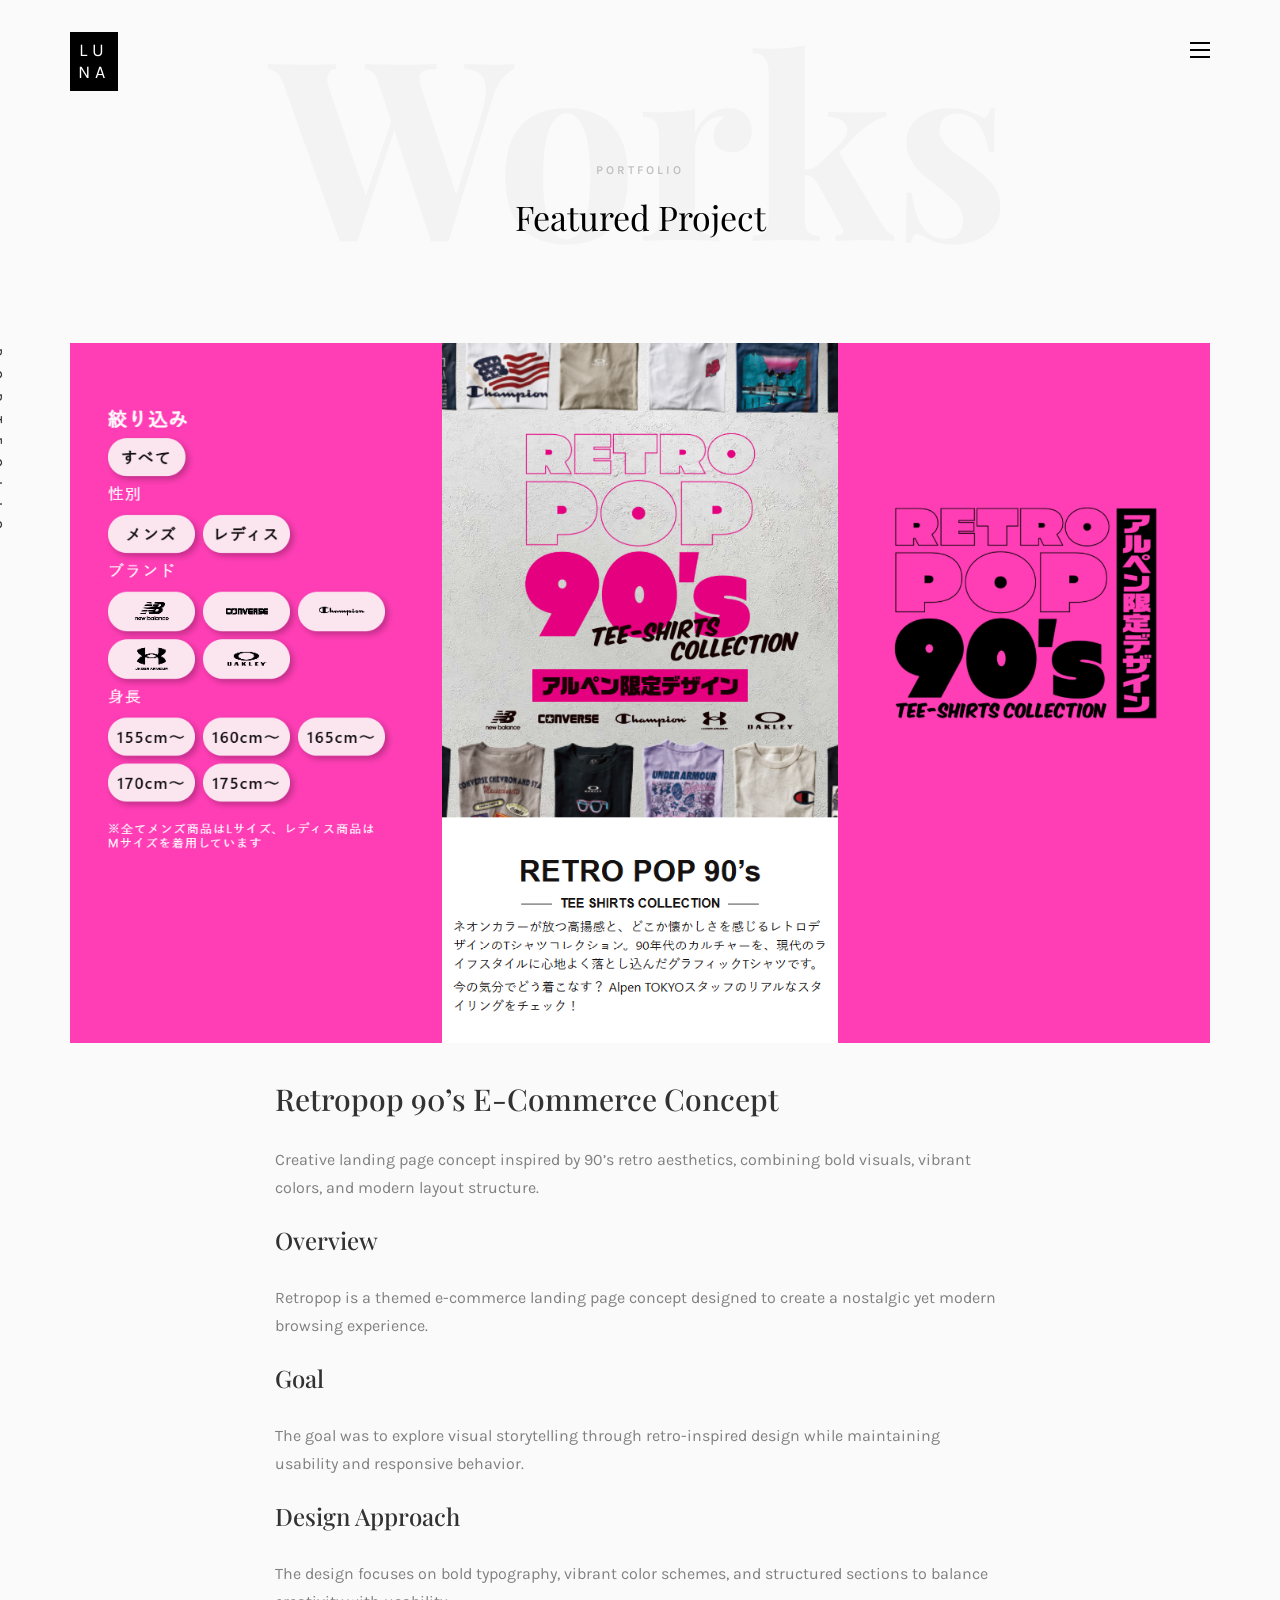
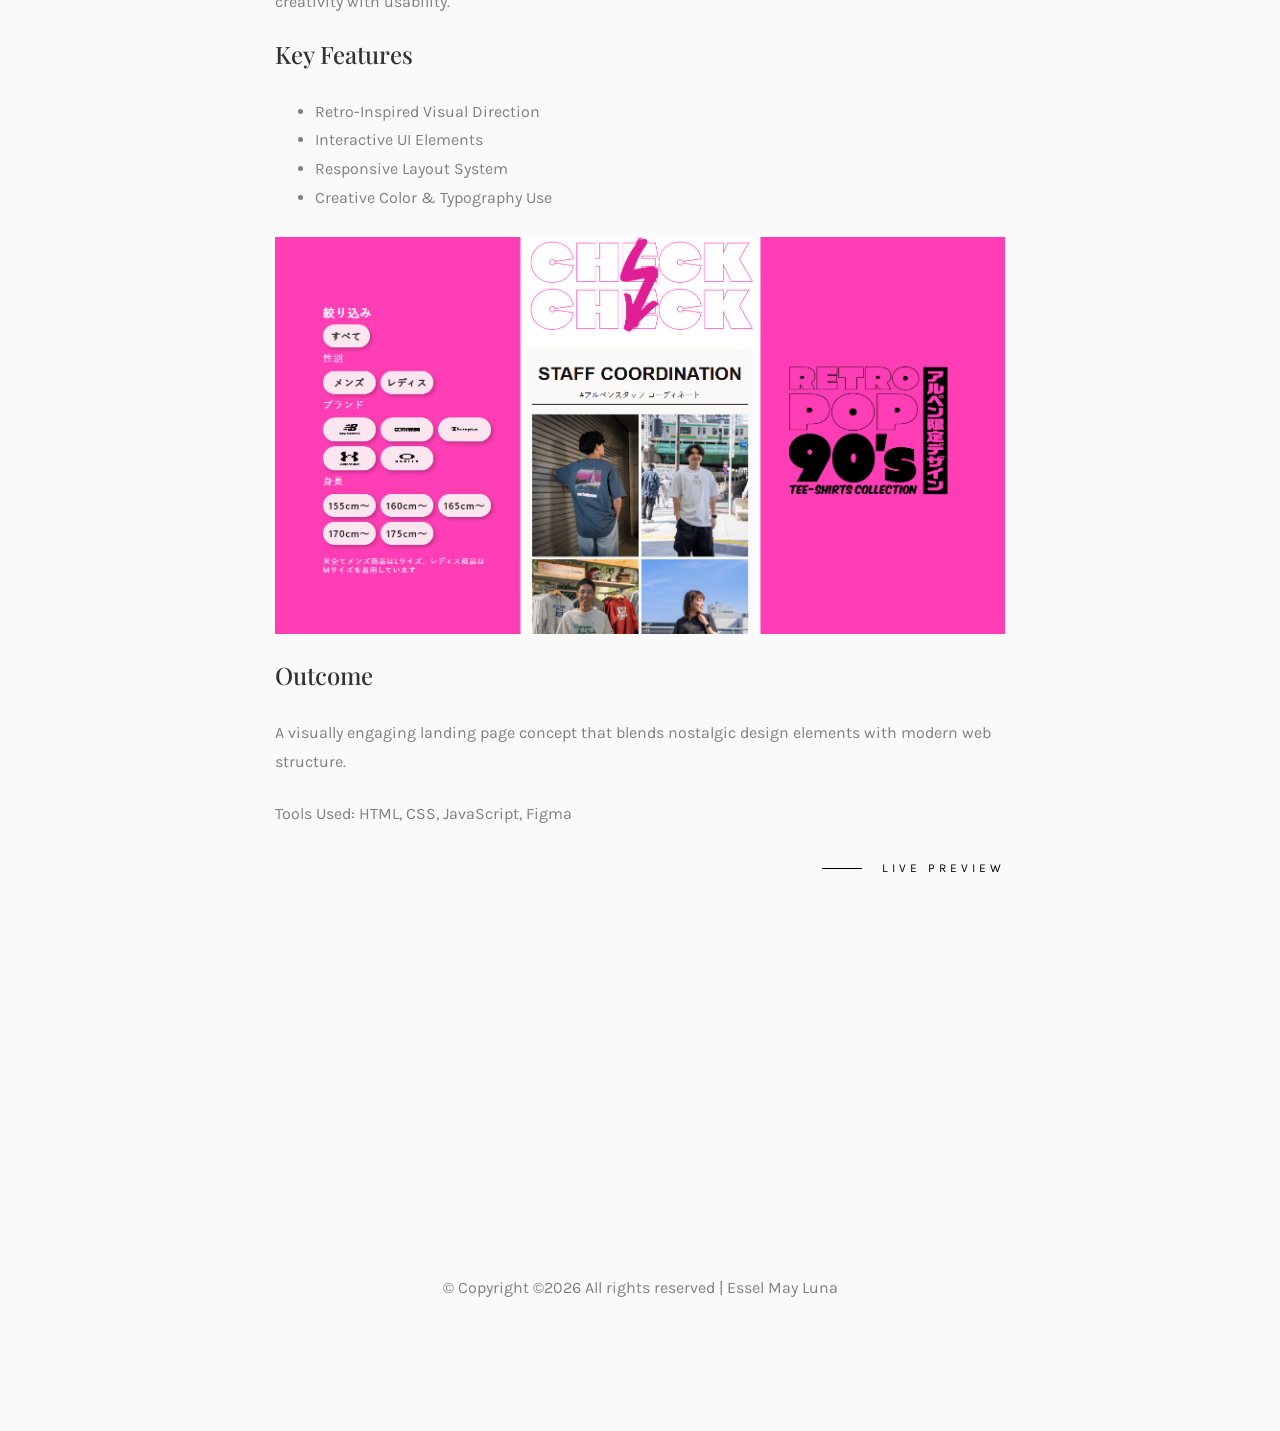
<file: work-3-retro-pop.html>
<!DOCTYPE HTML>
<html>
	<head>
	<meta charset="utf-8">
	<meta http-equiv="X-UA-Compatible" content="IE=edge">
	<title>Essel Luna - Portfolio</title>
	<meta name="viewport" content="width=device-width, initial-scale=1">
	<meta name="description" content="" />
	<meta name="keywords" content="" />
	<meta name="author" content="" />

  <!-- Facebook and Twitter integration -->
	<meta property="og:title" content=""/>
	<meta property="og:image" content=""/>
	<meta property="og:url" content=""/>
	<meta property="og:site_name" content=""/>
	<meta property="og:description" content=""/>
	<meta name="twitter:title" content="" />
	<meta name="twitter:image" content="" />
	<meta name="twitter:url" content="" />
	<meta name="twitter:card" content="" />

	<!-- Place favicon.ico and apple-touch-icon.png in the root directory -->
	<link rel="shortcut icon" href="favicon.ico">

	<link href="https://fonts.googleapis.com/css?family=Karla:400,700" rel="stylesheet">
	<link href="https://fonts.googleapis.com/css?family=Playfair+Display:400,400i,700" rel="stylesheet">
	
	<!-- Animate.css -->
	<link rel="stylesheet" href="css/animate.css">
	<!-- Icomoon Icon Fonts-->
	<link rel="stylesheet" href="css/icomoon.css">
	<!-- Bootstrap  -->
	<link rel="stylesheet" href="css/bootstrap.css">
	<!-- Owl Carousel -->
	<link rel="stylesheet" href="css/owl.carousel.min.css">
	<link rel="stylesheet" href="css/owl.theme.default.min.css">
	<!-- Magnific Popup -->
	<link rel="stylesheet" href="css/magnific-popup.css">

	<link rel="stylesheet" href="css/style.css">


	<!-- Modernizr JS -->
	<script src="js/modernizr-2.6.2.min.js"></script>
	<!-- FOR IE9 below -->
	<!--[if lt IE 9]>
	<script src="js/respond.min.js"></script>
	<![endif]-->

	</head>
	<body>

	<nav id="colorlib-main-nav" role="navigation">
		<a href="#" class="js-colorlib-nav-toggle colorlib-nav-toggle active"><i></i></a>
		<div class="js-fullheight colorlib-table">
			<div class="colorlib-table-cell js-fullheight">
				<div class="row">
					<!-- <div class="col-md-12">
						<div class="form-group">
							<input type="text" class="form-control" id="search" placeholder="Enter any key to search...">
							<button type="submit" class="btn btn-primary"><i class="icon-search3"></i></button>
						</div>
					</div> -->
				</div>
				<div class="row">
					<div class="col-md-12">
						<ul>
							<li><a href="index.html">Home</a></li>
							<li><a href="work.html">Work</a></li>
							<li><a href="about.html">About</a></li>
						</ul>
					</div>
				</div>
				<div class="row">
					<div class="col-md-12">
						<h2 class="head-title">Works</h2>
						<a href="images/proj-1.png" class="gallery image-popup-link text-center" style="background-image: url(images/work-1.png);">
							<span><i class="icon-search3"></i></span>
						</a>
						<a href="images/proj-2.png" class="gallery image-popup-link text-center" style="background-image: url(images/work-2.png);">
							<span><i class="icon-search3"></i></span>
						</a>
						<a href="images/proj-3.png" class="gallery image-popup-link text-center" style="background-image: url(images/work-3.png);">
							<span><i class="icon-search3"></i></span>
						</a>
						<a href="images/proj-4.png" class="gallery image-popup-link text-center" style="background-image: url(images/work-4.png);">
							<span><i class="icon-search3"></i></span>
						</a>
					</div>
				</div>
			</div>
		</div>
	</nav>
	
	<div id="colorlib-page">
		<header>
			<div class="container">
				<div class="row">
					<div class="col-md-12">
						<div class="colorlib-navbar-brand">
							<a class="colorlib-logo" href="index.html"><span>lu</span><span>na</span></a>
						</div>
						<a href="#" class="js-colorlib-nav-toggle colorlib-nav-toggle"><i></i></a>
					</div>
				</div>
			</div>
		</header>
		<div id="colorlib-work">
			<div class="container">
				<div class="row text-center">
					<h2 class="bold">Works</h2>
				</div>
				<div class="row">
					<div class="col-md-12 col-md-offset-0 text-center animate-box intro-heading">
						<span>Portfolio</span>
						<h2>Featured Project</h2>
					</div>
				</div>
				<div class="row">
					<div class="col-md-12">
						<div class="rotate">
							<h2 class="heading">Portfolio</h2>
						</div>
					</div>
				</div>
				<div class="row">
					<div class="col-md-12">
						<div class="work-entry animate-box">

							<a href="work-3-retro-pop" class="work-img" style="background-image: url(images/retro-1.png);"></a>

							<div class="col-md-8 col-md-offset-2">
								<div class="desc">
									<h2>Retropop 90’s E-Commerce Concept</h2>
									<p>Creative landing page concept inspired by 90’s retro aesthetics, combining bold visuals, vibrant colors, and modern layout structure.</p>
									<h3>Overview</h3>
									<p>Retropop is a themed e-commerce landing page concept designed to create a nostalgic yet modern browsing experience.</p>
									<h3>Goal</h3>
									<p>The goal was to explore visual storytelling through retro-inspired design while maintaining usability and responsive behavior.</p>
									<h3>Design Approach</h3>
									<p>The design focuses on bold typography, vibrant color schemes, and structured sections to balance creativity with usability.</p>
									<h3>Key Features</h3>
									<ul class="work-features">
										<li>Retro-Inspired Visual Direction</li>
										<li>Interactive UI Elements</li>
										<li>Responsive Layout System</li>
										<li>Creative Color & Typography Use</li>
									</ul>
									<img class="img-responsive" src="images/retro-2.png" alt="Retropop 90's Website Preview"><br>
									<h3>Outcome</h3>
									<p>A visually engaging landing page concept that blends nostalgic design elements with modern web structure.</p>
									<p class="highlights">Tools Used: HTML, CSS, JavaScript, Figma</p>
									<p class="read">
										<a href="https://store.alpen-group.jp/campaign/ec/tshirt_collection_retropop/" target="_blank">Live Preview</a>
									</p>
								</div>
							</div>

						</div>
					</div>
				</div>
			</div>
		</div>

		<footer>
			<div id="footer">
				<div class="container">
					<div class="row">
						<div class="col-md-12 text-center">
							<p>
								&copy; <!-- Link back to Colorlib can't be removed. Template is licensed under CC BY 3.0. -->
Copyright &copy;<script>document.write(new Date().getFullYear());</script> All rights reserved | Essel May Luna</a>
<!-- Link back to Colorlib can't be removed. Template is licensed under CC BY 3.0. -->
							</p>
						</div>
					</div>
				</div>
			</div>
		</footer>
	
	</div>

	<!-- jQuery -->
	<script src="js/jquery.min.js"></script>
	<!-- jQuery Easing -->
	<script src="js/jquery.easing.1.3.js"></script>
	<!-- Bootstrap -->
	<script src="js/bootstrap.min.js"></script>
	<!-- Waypoints -->
	<script src="js/jquery.waypoints.min.js"></script>
	<!-- Owl Carousel -->
	<script src="js/owl.carousel.min.js"></script>
	<!-- Magnific Popup -->
	<script src="js/jquery.magnific-popup.min.js"></script>
	<script src="js/magnific-popup-options.js"></script>

	<!-- Main JS (Do not remove) -->
	<script src="js/main.js"></script>

	</body>
</html>
</file>
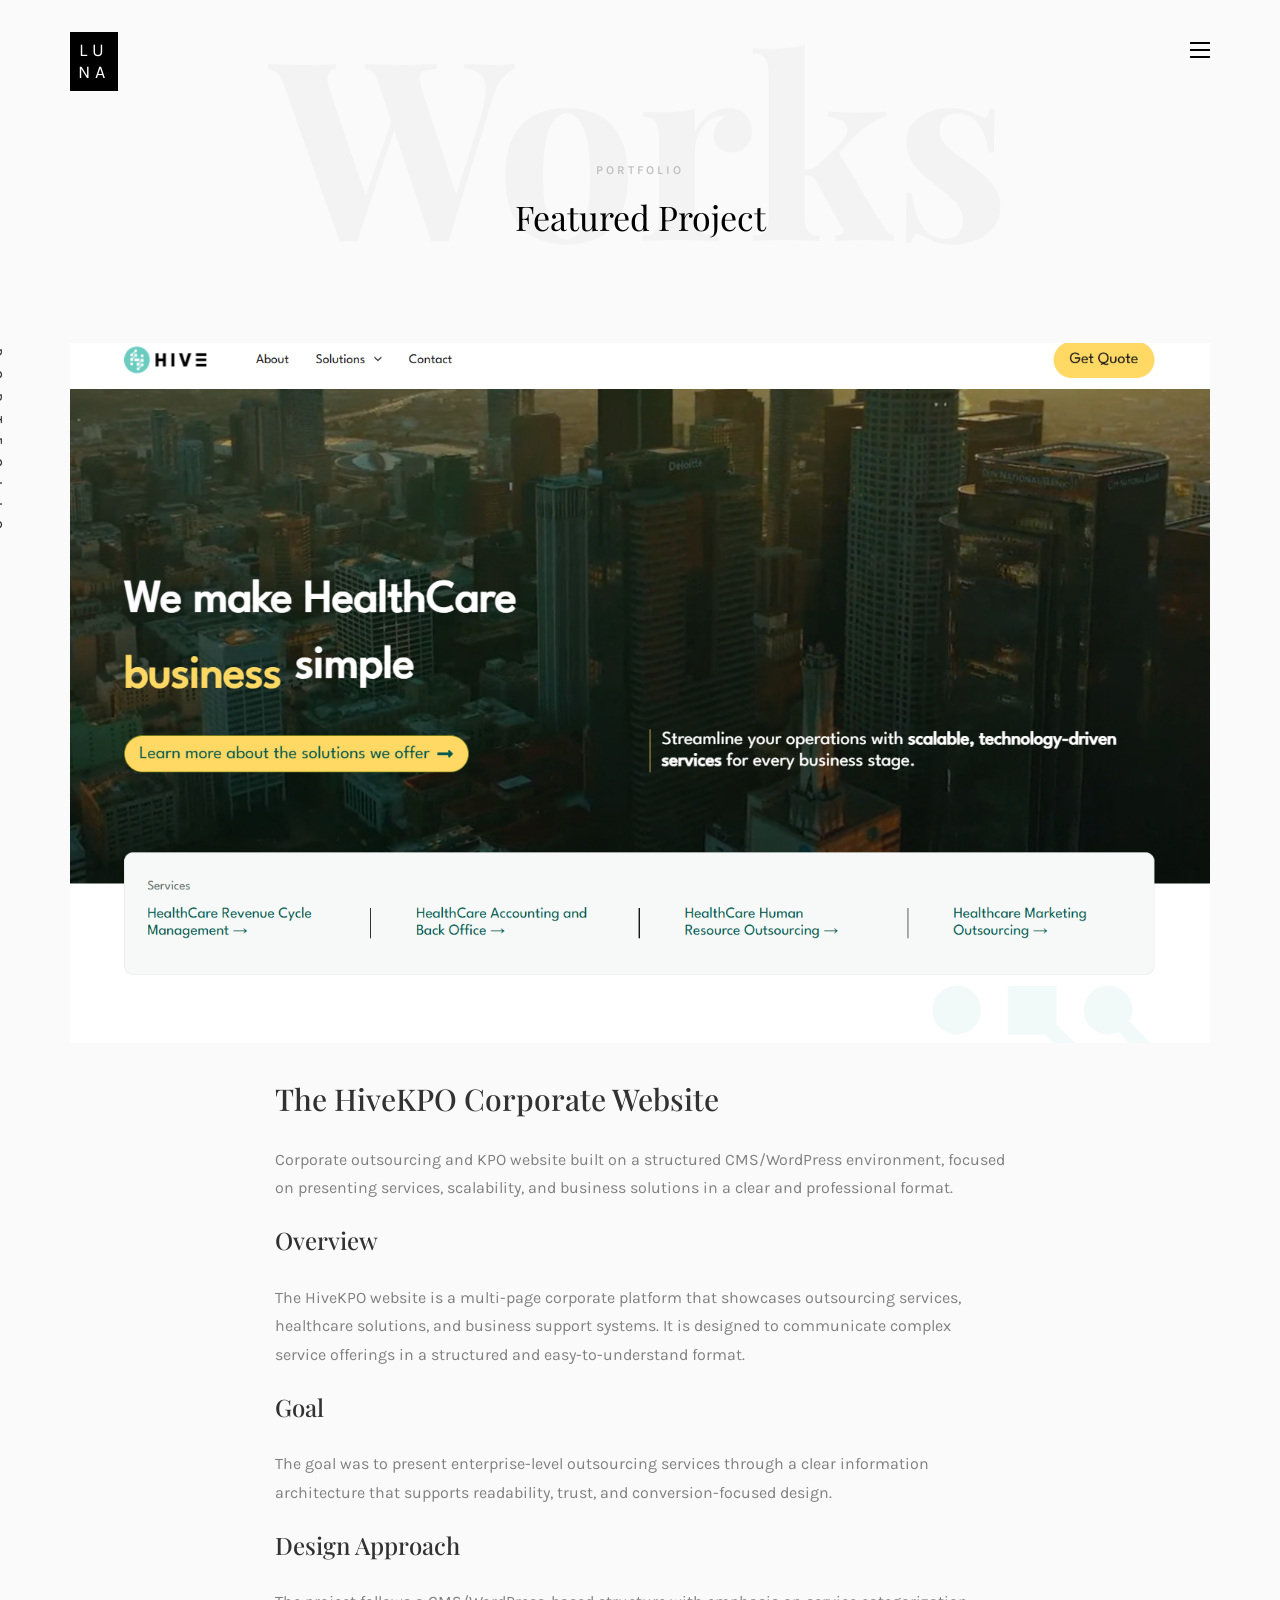
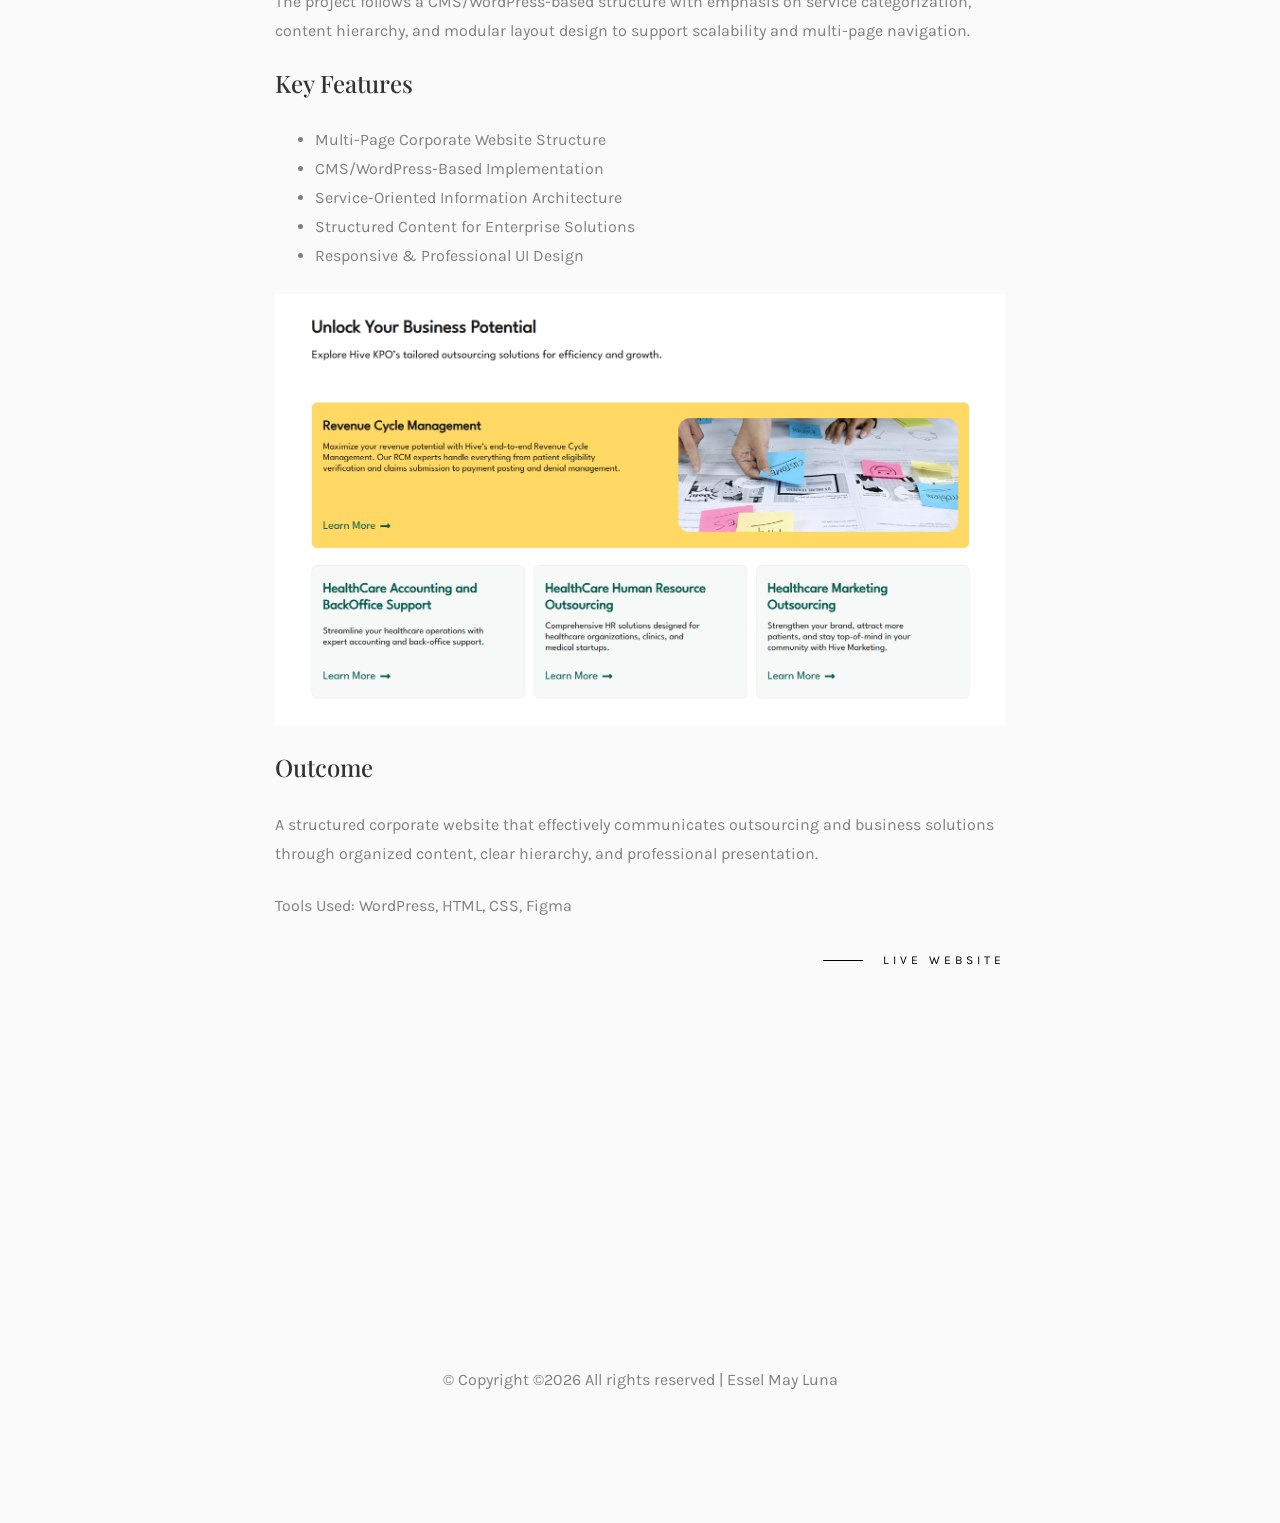
<file: work-4-hivekpo.html>
<!DOCTYPE HTML>
<html>
	<head>
	<meta charset="utf-8">
	<meta http-equiv="X-UA-Compatible" content="IE=edge">
	<title>Essel Luna - Portfolio</title>
	<meta name="viewport" content="width=device-width, initial-scale=1">
	<meta name="description" content="" />
	<meta name="keywords" content="" />
	<meta name="author" content="" />

  <!-- Facebook and Twitter integration -->
	<meta property="og:title" content=""/>
	<meta property="og:image" content=""/>
	<meta property="og:url" content=""/>
	<meta property="og:site_name" content=""/>
	<meta property="og:description" content=""/>
	<meta name="twitter:title" content="" />
	<meta name="twitter:image" content="" />
	<meta name="twitter:url" content="" />
	<meta name="twitter:card" content="" />

	<!-- Place favicon.ico and apple-touch-icon.png in the root directory -->
	<link rel="shortcut icon" href="favicon.ico">

	<link href="https://fonts.googleapis.com/css?family=Karla:400,700" rel="stylesheet">
	<link href="https://fonts.googleapis.com/css?family=Playfair+Display:400,400i,700" rel="stylesheet">
	
	<!-- Animate.css -->
	<link rel="stylesheet" href="css/animate.css">
	<!-- Icomoon Icon Fonts-->
	<link rel="stylesheet" href="css/icomoon.css">
	<!-- Bootstrap  -->
	<link rel="stylesheet" href="css/bootstrap.css">
	<!-- Owl Carousel -->
	<link rel="stylesheet" href="css/owl.carousel.min.css">
	<link rel="stylesheet" href="css/owl.theme.default.min.css">
	<!-- Magnific Popup -->
	<link rel="stylesheet" href="css/magnific-popup.css">

	<link rel="stylesheet" href="css/style.css">


	<!-- Modernizr JS -->
	<script src="js/modernizr-2.6.2.min.js"></script>
	<!-- FOR IE9 below -->
	<!--[if lt IE 9]>
	<script src="js/respond.min.js"></script>
	<![endif]-->

	</head>
	<body>

	<nav id="colorlib-main-nav" role="navigation">
		<a href="#" class="js-colorlib-nav-toggle colorlib-nav-toggle active"><i></i></a>
		<div class="js-fullheight colorlib-table">
			<div class="colorlib-table-cell js-fullheight">
				<div class="row">
					<!-- <div class="col-md-12">
						<div class="form-group">
							<input type="text" class="form-control" id="search" placeholder="Enter any key to search...">
							<button type="submit" class="btn btn-primary"><i class="icon-search3"></i></button>
						</div>
					</div> -->
				</div>
				<div class="row">
					<div class="col-md-12">
						<ul>
							<li><a href="index.html">Home</a></li>
							<li><a href="work.html">Work</a></li>
							<li><a href="about.html">About</a></li>
						</ul>
					</div>
				</div>
				<div class="row">
					<div class="col-md-12">
						<h2 class="head-title">Works</h2>
						<a href="images/proj-1.png" class="gallery image-popup-link text-center" style="background-image: url(images/work-1.png);">
							<span><i class="icon-search3"></i></span>
						</a>
						<a href="images/proj-2.png" class="gallery image-popup-link text-center" style="background-image: url(images/work-2.png);">
							<span><i class="icon-search3"></i></span>
						</a>
						<a href="images/proj-3.png" class="gallery image-popup-link text-center" style="background-image: url(images/work-3.png);">
							<span><i class="icon-search3"></i></span>
						</a>
						<a href="images/proj-4.png" class="gallery image-popup-link text-center" style="background-image: url(images/work-4.png);">
							<span><i class="icon-search3"></i></span>
						</a>
					</div>
				</div>
			</div>
		</div>
	</nav>
	
	<div id="colorlib-page">
		<header>
			<div class="container">
				<div class="row">
					<div class="col-md-12">
						<div class="colorlib-navbar-brand">
							<a class="colorlib-logo" href="index.html"><span>lu</span><span>na</span></a>
						</div>
						<a href="#" class="js-colorlib-nav-toggle colorlib-nav-toggle"><i></i></a>
					</div>
				</div>
			</div>
		</header>
		<div id="colorlib-work">
			<div class="container">
				<div class="row text-center">
					<h2 class="bold">Works</h2>
				</div>
				<div class="row">
					<div class="col-md-12 col-md-offset-0 text-center animate-box intro-heading">
						<span>Portfolio</span>
						<h2>Featured Project</h2>
					</div>
				</div>
				<div class="row">
					<div class="col-md-12">
						<div class="rotate">
							<h2 class="heading">Portfolio</h2>
						</div>
					</div>
				</div>
				<div class="row">
					<div class="col-md-12">
						<div class="work-entry animate-box">
							<a href="" class="work-img" style="background-image: url(images/hive-1.png);"></a>
							<div class="col-md-8 col-md-offset-2">
								<div class="desc">
									<h2>The HiveKPO Corporate Website</h2>
									<p>Corporate outsourcing and KPO website built on a structured CMS/WordPress environment, focused on presenting services, scalability, and business solutions in a clear and professional format.</p>
									<h3>Overview</h3>
									<p>The HiveKPO website is a multi-page corporate platform that showcases outsourcing services, healthcare solutions, and business support systems. It is designed to communicate complex service offerings in a structured and easy-to-understand format.</p>
									<h3>Goal</h3>
									<p>The goal was to present enterprise-level outsourcing services through a clear information architecture that supports readability, trust, and conversion-focused design.</p>
									<h3>Design Approach</h3>
									<p>The project follows a CMS/WordPress-based structure with emphasis on service categorization, content hierarchy, and modular layout design to support scalability and multi-page navigation.</p>
									<h3>Key Features</h3>
									<ul class="work-features">
										<li>Multi-Page Corporate Website Structure</li>
										<li>CMS/WordPress-Based Implementation</li>
										<li>Service-Oriented Information Architecture</li>
										<li>Structured Content for Enterprise Solutions</li>
										<li>Responsive & Professional UI Design</li>
									</ul>
									<img class="img-responsive" src="images/hive-2.png" alt="HiveKPO Corporate Website Preview"><br>
									<h3>Outcome</h3>
									<p>A structured corporate website that effectively communicates outsourcing and business solutions through organized content, clear hierarchy, and professional presentation.</p>
									<p class="highlights">Tools Used: WordPress, HTML, CSS, Figma</p>
									<p class="read">
										<a href="https://hivekpo.com/" target="_blank">Live Website</a>
									</p>
								</div>
							</div>

						</div>
					</div>
				</div>
			</div>
		</div>

		<footer>
			<div id="footer">
				<div class="container">
					<div class="row">
						<div class="col-md-12 text-center">
							<p>
								&copy; <!-- Link back to Colorlib can't be removed. Template is licensed under CC BY 3.0. -->
Copyright &copy;<script>document.write(new Date().getFullYear());</script> All rights reserved | Essel May Luna</a>
<!-- Link back to Colorlib can't be removed. Template is licensed under CC BY 3.0. -->
							</p>
						</div>
					</div>
				</div>
			</div>
		</footer>
	
	</div>

	<!-- jQuery -->
	<script src="js/jquery.min.js"></script>
	<!-- jQuery Easing -->
	<script src="js/jquery.easing.1.3.js"></script>
	<!-- Bootstrap -->
	<script src="js/bootstrap.min.js"></script>
	<!-- Waypoints -->
	<script src="js/jquery.waypoints.min.js"></script>
	<!-- Owl Carousel -->
	<script src="js/owl.carousel.min.js"></script>
	<!-- Magnific Popup -->
	<script src="js/jquery.magnific-popup.min.js"></script>
	<script src="js/magnific-popup-options.js"></script>

	<!-- Main JS (Do not remove) -->
	<script src="js/main.js"></script>

	</body>
</html>
</file>
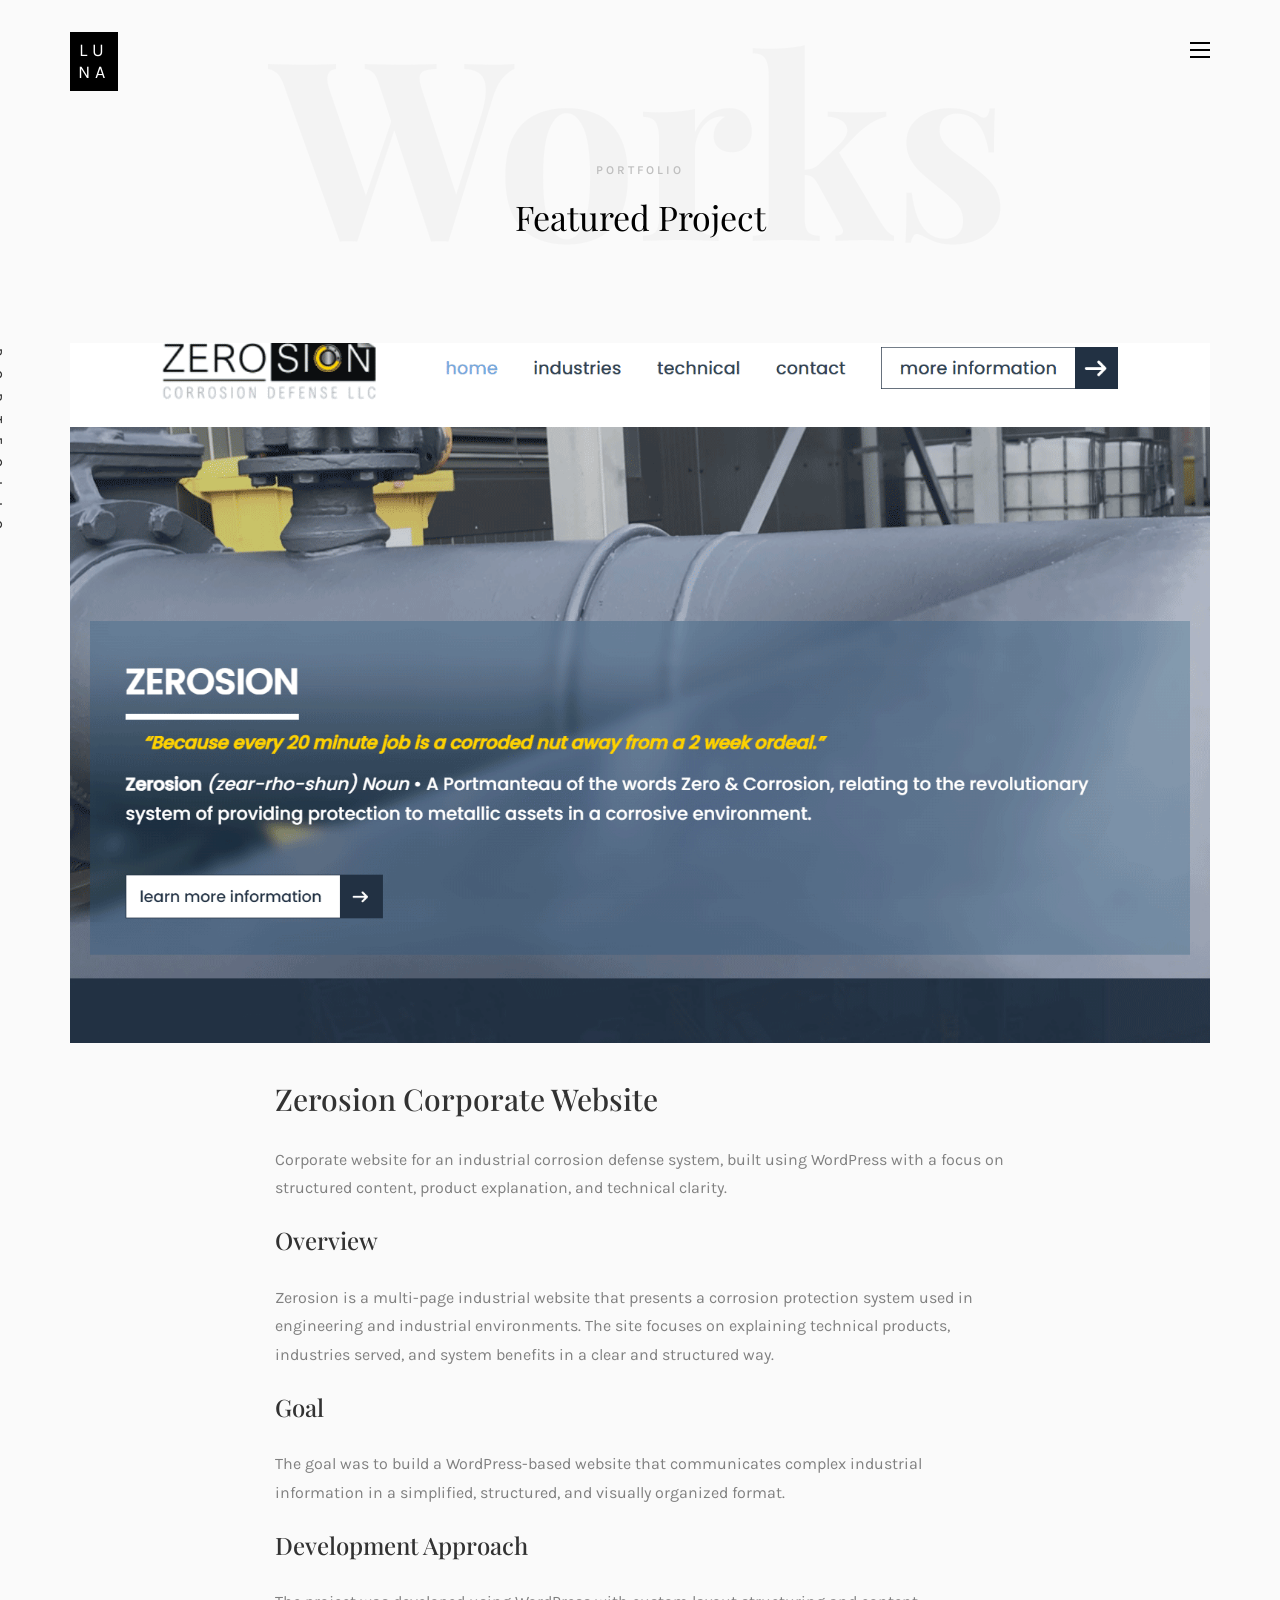
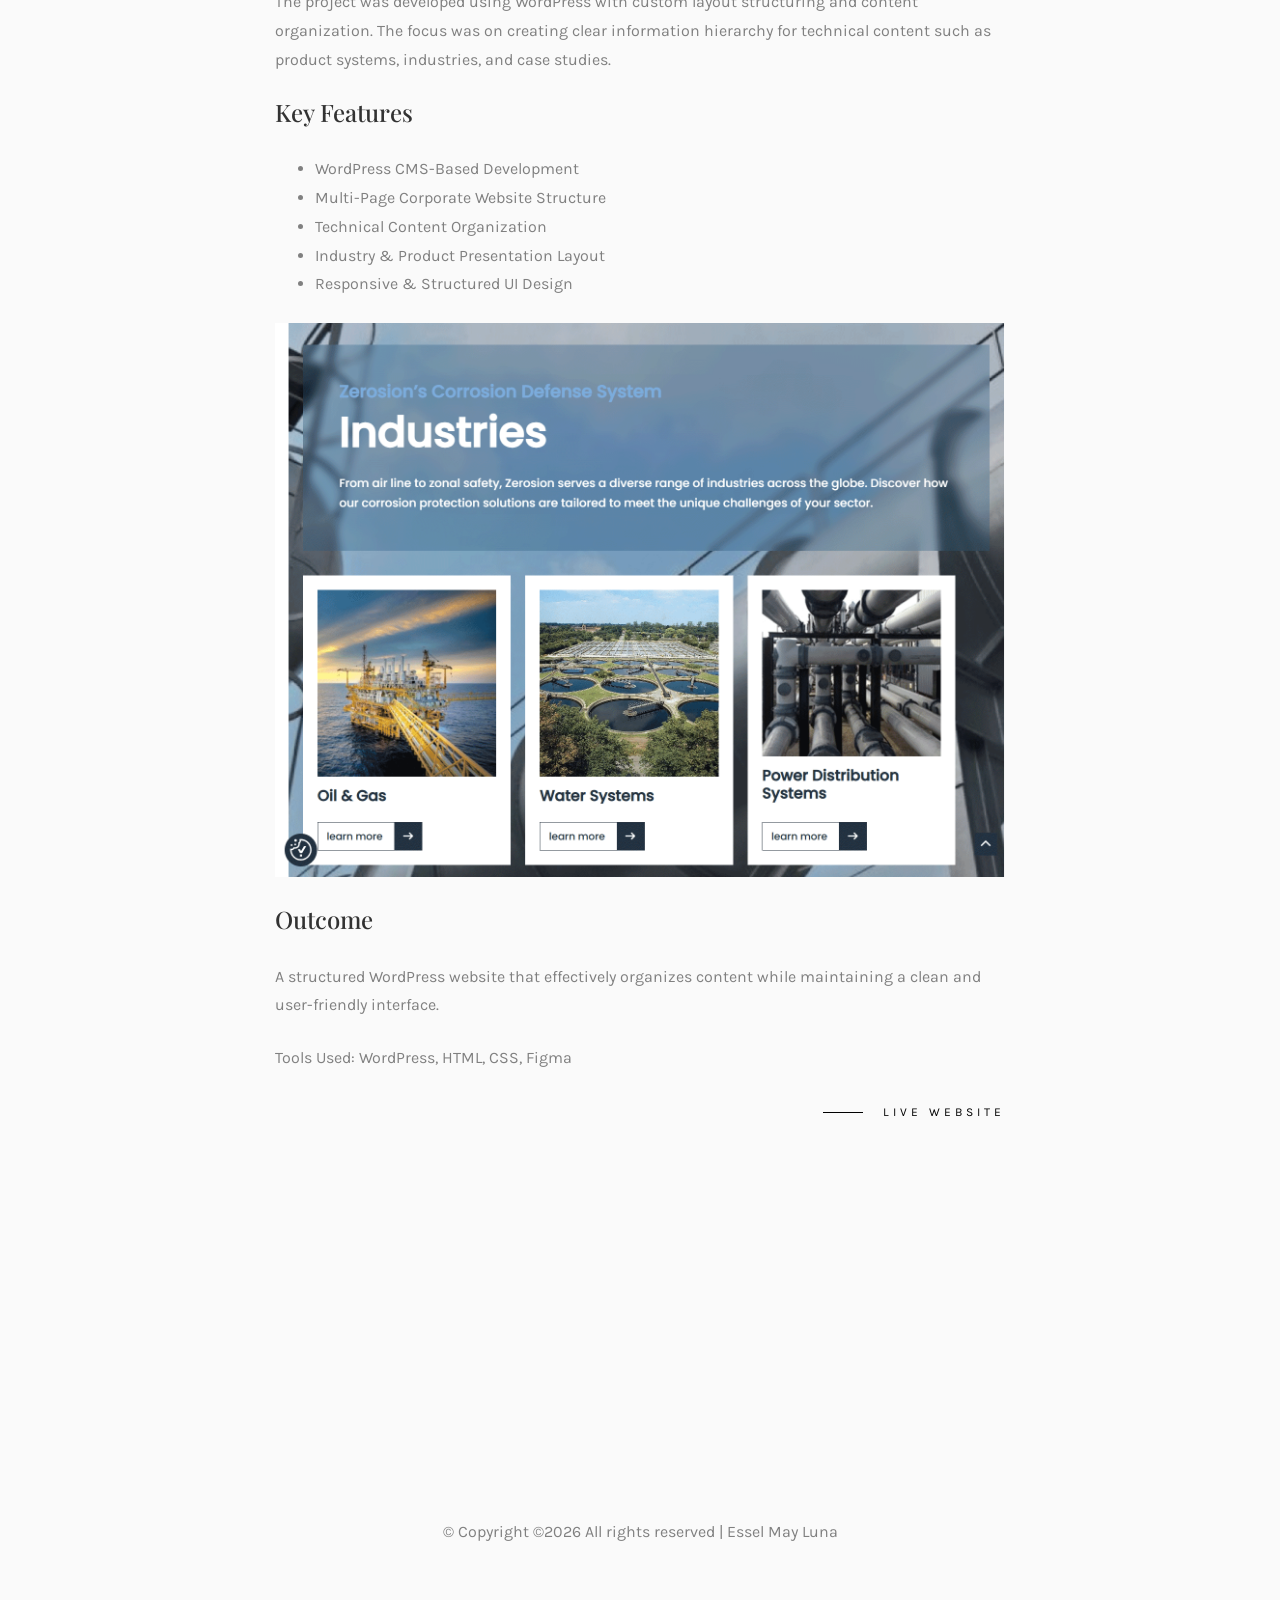
<file: work-5-zerosion.html>
<!DOCTYPE HTML>
<html>
	<head>
	<meta charset="utf-8">
	<meta http-equiv="X-UA-Compatible" content="IE=edge">
	<title>Essel Luna - Portfolio</title>
	<meta name="viewport" content="width=device-width, initial-scale=1">
	<meta name="description" content="" />
	<meta name="keywords" content="" />
	<meta name="author" content="" />

  <!-- Facebook and Twitter integration -->
	<meta property="og:title" content=""/>
	<meta property="og:image" content=""/>
	<meta property="og:url" content=""/>
	<meta property="og:site_name" content=""/>
	<meta property="og:description" content=""/>
	<meta name="twitter:title" content="" />
	<meta name="twitter:image" content="" />
	<meta name="twitter:url" content="" />
	<meta name="twitter:card" content="" />

	<!-- Place favicon.ico and apple-touch-icon.png in the root directory -->
	<link rel="shortcut icon" href="favicon.ico">

	<link href="https://fonts.googleapis.com/css?family=Karla:400,700" rel="stylesheet">
	<link href="https://fonts.googleapis.com/css?family=Playfair+Display:400,400i,700" rel="stylesheet">
	
	<!-- Animate.css -->
	<link rel="stylesheet" href="css/animate.css">
	<!-- Icomoon Icon Fonts-->
	<link rel="stylesheet" href="css/icomoon.css">
	<!-- Bootstrap  -->
	<link rel="stylesheet" href="css/bootstrap.css">
	<!-- Owl Carousel -->
	<link rel="stylesheet" href="css/owl.carousel.min.css">
	<link rel="stylesheet" href="css/owl.theme.default.min.css">
	<!-- Magnific Popup -->
	<link rel="stylesheet" href="css/magnific-popup.css">

	<link rel="stylesheet" href="css/style.css">


	<!-- Modernizr JS -->
	<script src="js/modernizr-2.6.2.min.js"></script>
	<!-- FOR IE9 below -->
	<!--[if lt IE 9]>
	<script src="js/respond.min.js"></script>
	<![endif]-->

	</head>
	<body>

	<nav id="colorlib-main-nav" role="navigation">
		<a href="#" class="js-colorlib-nav-toggle colorlib-nav-toggle active"><i></i></a>
		<div class="js-fullheight colorlib-table">
			<div class="colorlib-table-cell js-fullheight">
				<div class="row">
					<!-- <div class="col-md-12">
						<div class="form-group">
							<input type="text" class="form-control" id="search" placeholder="Enter any key to search...">
							<button type="submit" class="btn btn-primary"><i class="icon-search3"></i></button>
						</div>
					</div> -->
				</div>
				<div class="row">
					<div class="col-md-12">
						<ul>
							<li><a href="index.html">Home</a></li>
							<li><a href="work.html">Work</a></li>
							<li><a href="about.html">About</a></li>
						</ul>
					</div>
				</div>
				<div class="row">
					<div class="col-md-12">
						<h2 class="head-title">Works</h2>
						<a href="images/proj-1.png" class="gallery image-popup-link text-center" style="background-image: url(images/work-1.png);">
							<span><i class="icon-search3"></i></span>
						</a>
						<a href="images/proj-2.png" class="gallery image-popup-link text-center" style="background-image: url(images/work-2.png);">
							<span><i class="icon-search3"></i></span>
						</a>
						<a href="images/proj-3.png" class="gallery image-popup-link text-center" style="background-image: url(images/work-3.png);">
							<span><i class="icon-search3"></i></span>
						</a>
						<a href="images/proj-4.png" class="gallery image-popup-link text-center" style="background-image: url(images/work-4.png);">
							<span><i class="icon-search3"></i></span>
						</a>
					</div>
				</div>
			</div>
		</div>
	</nav>
	
	<div id="colorlib-page">
		<header>
			<div class="container">
				<div class="row">
					<div class="col-md-12">
						<div class="colorlib-navbar-brand">
							<a class="colorlib-logo" href="index.html"><span>lu</span><span>na</span></a>
						</div>
						<a href="#" class="js-colorlib-nav-toggle colorlib-nav-toggle"><i></i></a>
					</div>
				</div>
			</div>
		</header>
		<div id="colorlib-work">
			<div class="container">
				<div class="row text-center">
					<h2 class="bold">Works</h2>
				</div>
				<div class="row">
					<div class="col-md-12 col-md-offset-0 text-center animate-box intro-heading">
						<span>Portfolio</span>
						<h2>Featured Project</h2>
					</div>
				</div>
				<div class="row">
					<div class="col-md-12">
						<div class="rotate">
							<h2 class="heading">Portfolio</h2>
						</div>
					</div>
				</div>
				<div class="row">
					<div class="col-md-12">
						<div class="work-entry animate-box">
							<a href="work-4-hivekpo" class="work-img" style="background-image: url(images/zerosion-1.png);"></a>
							<div class="col-md-8 col-md-offset-2">
								<div class="desc">
									<h2>Zerosion Corporate Website</h2>
									<p>Corporate website for an industrial corrosion defense system, built using WordPress with a focus on structured content, product explanation, and technical clarity.</p>
									<h3>Overview</h3>
									<p>Zerosion is a multi-page industrial website that presents a corrosion protection system used in engineering and industrial environments. The site focuses on explaining technical products, industries served, and system benefits in a clear and structured way.</p>
									<h3>Goal</h3>
									<p>The goal was to build a WordPress-based website that communicates complex industrial information in a simplified, structured, and visually organized format.</p>
									<h3>Development Approach</h3>
									<p>The project was developed using WordPress with custom layout structuring and content organization. The focus was on creating clear information hierarchy for technical content such as product systems, industries, and case studies.</p>
									<h3>Key Features</h3>
									<ul class="work-features">
										<li>WordPress CMS-Based Development</li>
										<li>Multi-Page Corporate Website Structure</li>
										<li>Technical Content Organization</li>
										<li>Industry & Product Presentation Layout</li>
										<li>Responsive & Structured UI Design</li>
									</ul>
									<img class="img-responsive" src="images/zerosion-2.png" alt="Zerosion Corporate Website Preview"><br>
									<h3>Outcome</h3>
									<p>A structured WordPress website that effectively organizes content while maintaining a clean and user-friendly interface.</p>
									<p class="highlights">Tools Used: WordPress, HTML, CSS, Figma</p>
									<p class="read">
										<a href="https://zerosion.us/" target="_blank">Live Website</a>
									</p>
								</div>
							</div>

						</div>
					</div>
				</div>
			</div>
		</div>

		<footer>
			<div id="footer">
				<div class="container">
					<div class="row">
						<div class="col-md-12 text-center">
							<p>
								&copy; <!-- Link back to Colorlib can't be removed. Template is licensed under CC BY 3.0. -->
Copyright &copy;<script>document.write(new Date().getFullYear());</script> All rights reserved | Essel May Luna</a>
<!-- Link back to Colorlib can't be removed. Template is licensed under CC BY 3.0. -->
							</p>
						</div>
					</div>
				</div>
			</div>
		</footer>
	
	</div>

	<!-- jQuery -->
	<script src="js/jquery.min.js"></script>
	<!-- jQuery Easing -->
	<script src="js/jquery.easing.1.3.js"></script>
	<!-- Bootstrap -->
	<script src="js/bootstrap.min.js"></script>
	<!-- Waypoints -->
	<script src="js/jquery.waypoints.min.js"></script>
	<!-- Owl Carousel -->
	<script src="js/owl.carousel.min.js"></script>
	<!-- Magnific Popup -->
	<script src="js/jquery.magnific-popup.min.js"></script>
	<script src="js/magnific-popup-options.js"></script>

	<!-- Main JS (Do not remove) -->
	<script src="js/main.js"></script>

	</body>
</html>
</file>
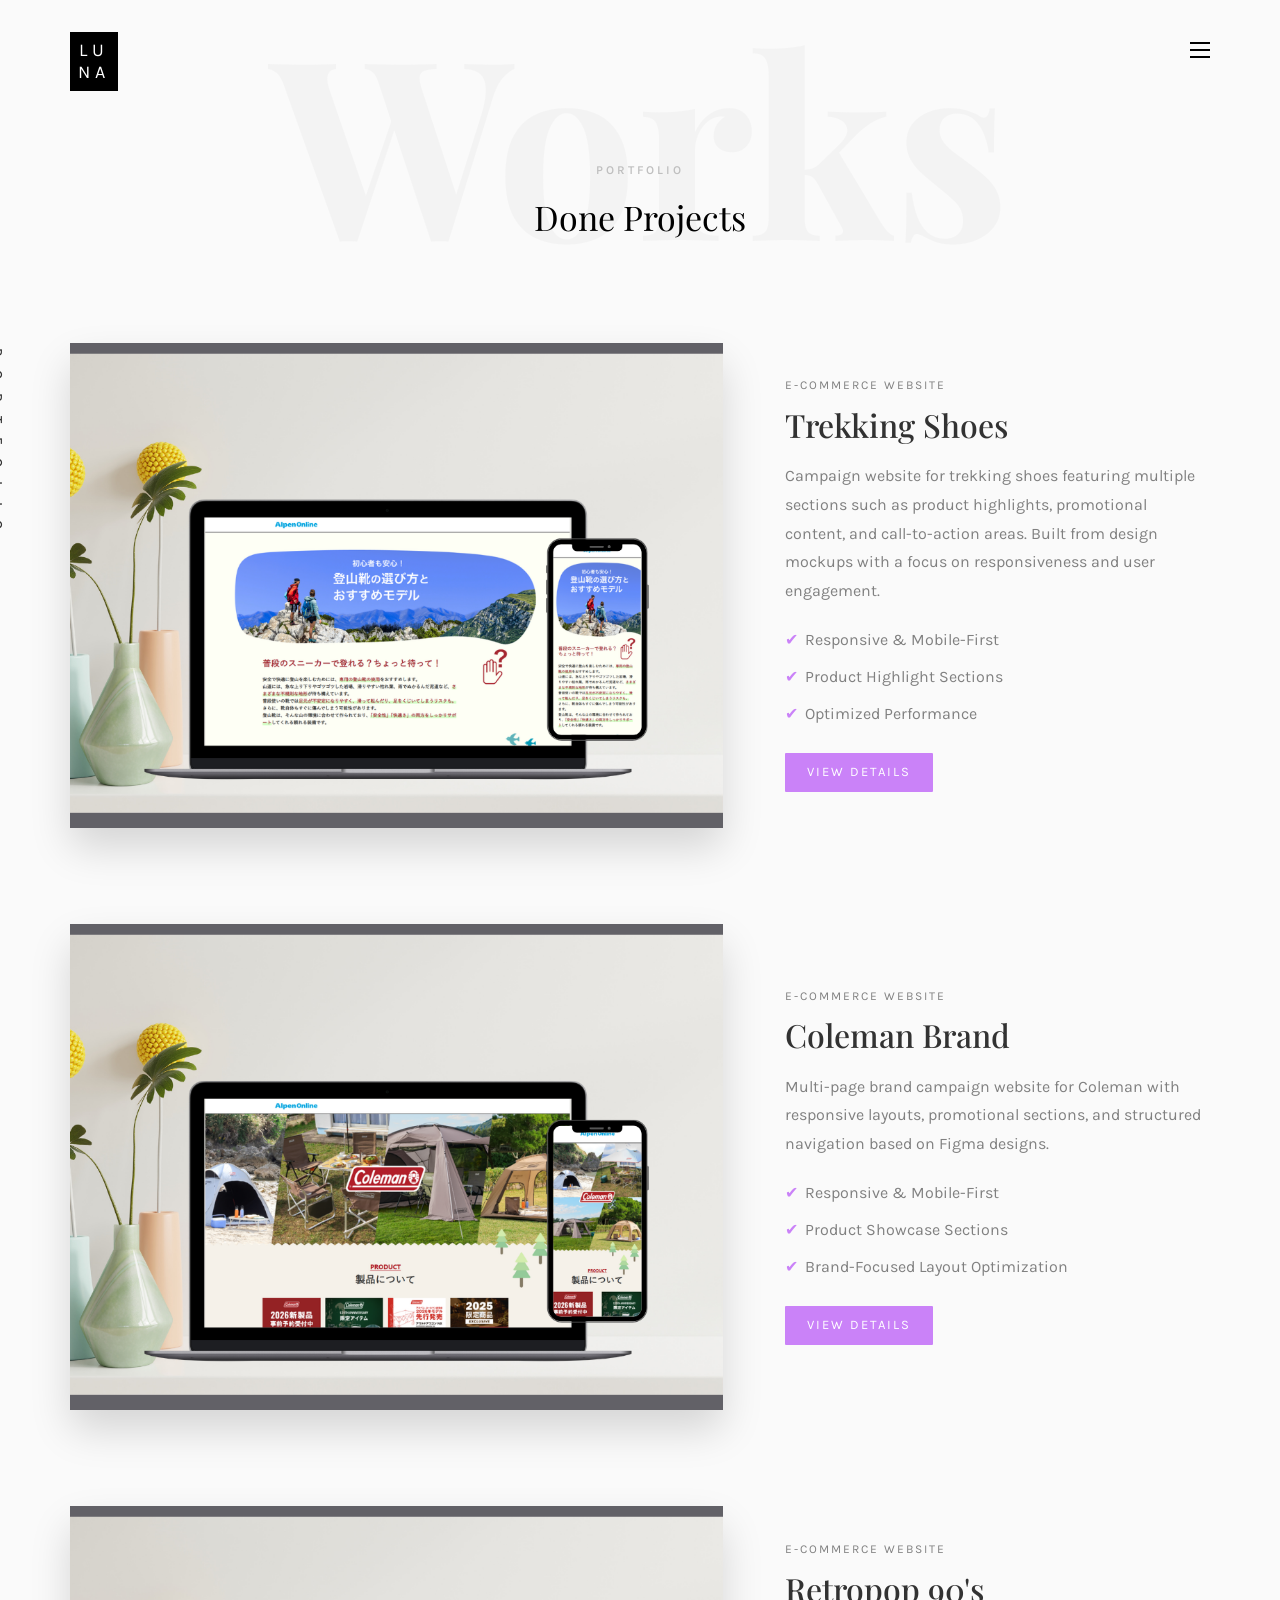
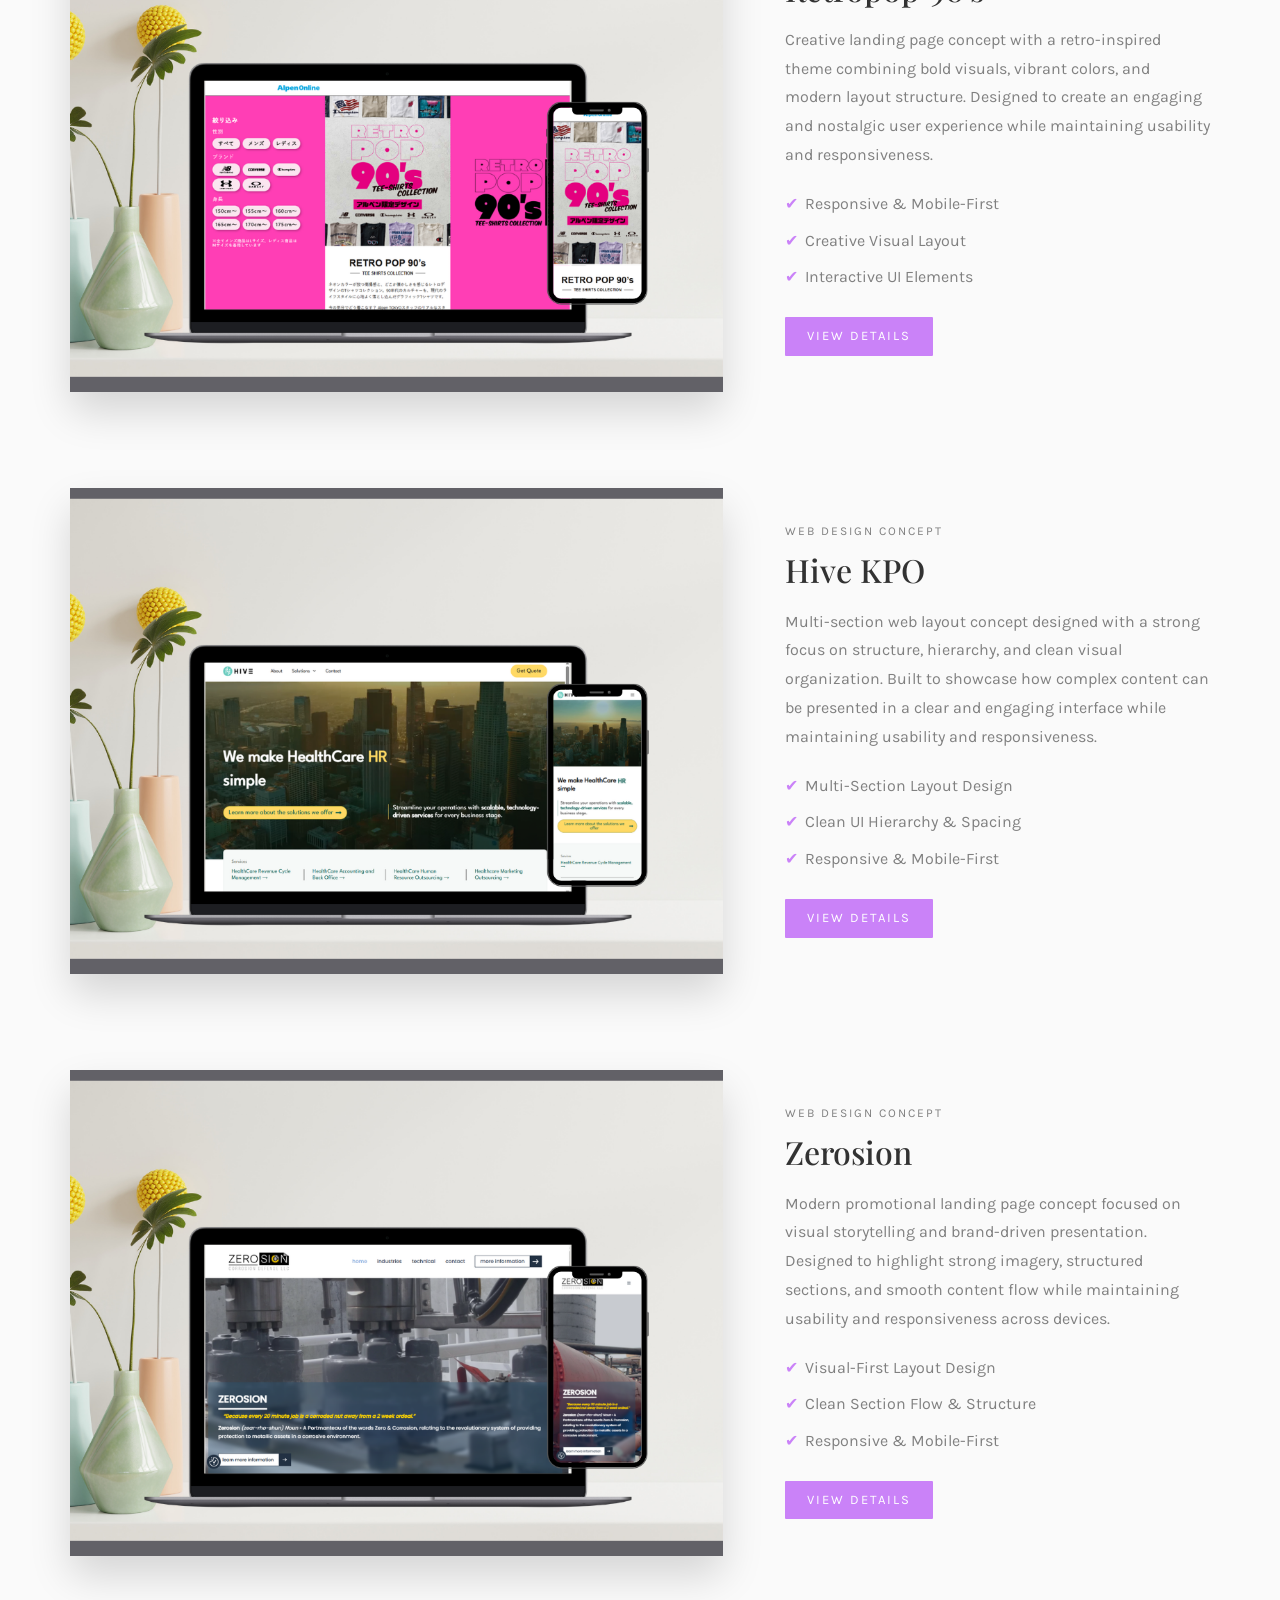
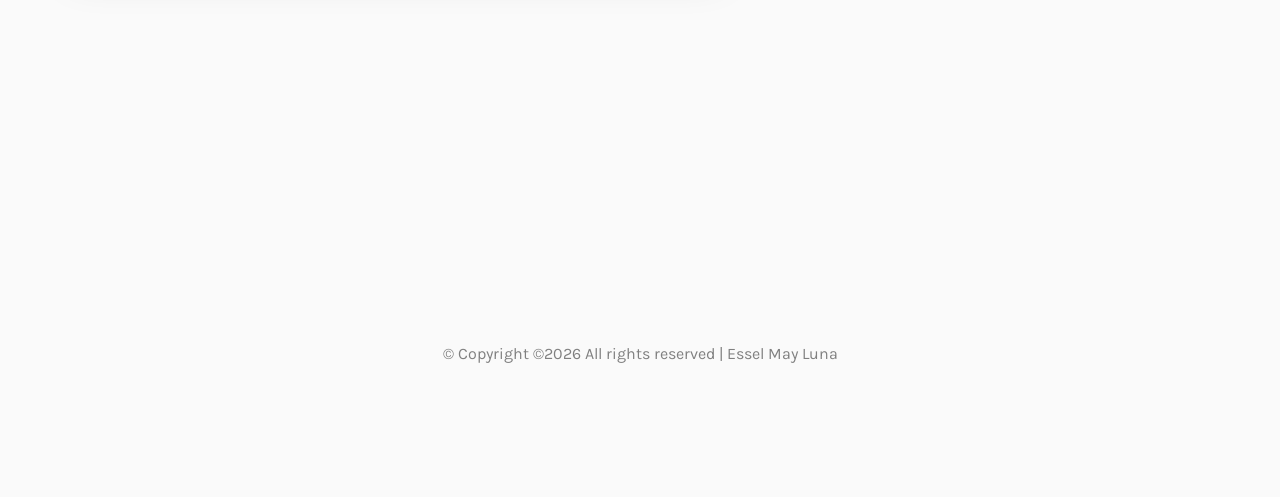
<file: work.html>
<!DOCTYPE HTML>
<html>
	<head>
	<meta charset="utf-8">
	<meta http-equiv="X-UA-Compatible" content="IE=edge">
	<title>Essel Luna - Portfolio</title>
	<meta name="viewport" content="width=device-width, initial-scale=1">
	<meta name="description" content="" />
	<meta name="keywords" content="" />
	<meta name="author" content="" />

  <!-- Facebook and Twitter integration -->
	<meta property="og:title" content=""/>
	<meta property="og:image" content=""/>
	<meta property="og:url" content=""/>
	<meta property="og:site_name" content=""/>
	<meta property="og:description" content=""/>
	<meta name="twitter:title" content="" />
	<meta name="twitter:image" content="" />
	<meta name="twitter:url" content="" />
	<meta name="twitter:card" content="" />

	<!-- Place favicon.ico and apple-touch-icon.png in the root directory -->
	<link rel="shortcut icon" href="favicon.ico">

	<link href="https://fonts.googleapis.com/css?family=Karla:400,700" rel="stylesheet">
	<link href="https://fonts.googleapis.com/css?family=Playfair+Display:400,400i,700" rel="stylesheet">
	
	<!-- Animate.css -->
	<link rel="stylesheet" href="css/animate.css">
	<!-- Icomoon Icon Fonts-->
	<link rel="stylesheet" href="css/icomoon.css">
	<!-- Bootstrap  -->
	<link rel="stylesheet" href="css/bootstrap.css">
	<!-- Owl Carousel -->
	<link rel="stylesheet" href="css/owl.carousel.min.css">
	<link rel="stylesheet" href="css/owl.theme.default.min.css">
	<!-- Magnific Popup -->
	<link rel="stylesheet" href="css/magnific-popup.css">

	<link rel="stylesheet" href="css/style.css">


	<!-- Modernizr JS -->
	<script src="js/modernizr-2.6.2.min.js"></script>
	<!-- FOR IE9 below -->
	<!--[if lt IE 9]>
	<script src="js/respond.min.js"></script>
	<![endif]-->

	</head>
	<body>

	<nav id="colorlib-main-nav" role="navigation">
		<a href="#" class="js-colorlib-nav-toggle colorlib-nav-toggle active"><i></i></a>
		<div class="js-fullheight colorlib-table">
			<div class="colorlib-table-cell js-fullheight">
				<div class="row">
					<!-- <div class="col-md-12">
						<div class="form-group">
							<input type="text" class="form-control" id="search" placeholder="Enter any key to search...">
							<button type="submit" class="btn btn-primary"><i class="icon-search3"></i></button>
						</div>
					</div> -->
				</div>
				<div class="row">
					<div class="col-md-12">
						<ul>
							<li><a href="index.html">Home</a></li>
							<li class="active"><a href="work.html">Work</a></li>
							<li><a href="about.html">About</a></li>
						</ul>
					</div>
				</div>
				<div class="row">
					<div class="col-md-12">
						<h2 class="head-title">Works</h2>
						<a href="images/proj-1.png" class="gallery image-popup-link text-center" style="background-image: url(images/work-1.png);">
							<span><i class="icon-search3"></i></span>
						</a>
						<a href="images/proj-2.png" class="gallery image-popup-link text-center" style="background-image: url(images/work-2.png);">
							<span><i class="icon-search3"></i></span>
						</a>
						<a href="images/proj-3.png" class="gallery image-popup-link text-center" style="background-image: url(images/work-3.png);">
							<span><i class="icon-search3"></i></span>
						</a>
						<a href="images/proj-4.png" class="gallery image-popup-link text-center" style="background-image: url(images/work-4.png);">
							<span><i class="icon-search3"></i></span>
						</a>
					</div>
				</div>
			</div>
		</div>
	</nav>
	
	<div id="colorlib-page">
		<header>
			<div class="container">
				<div class="row">
					<div class="col-md-12">
						<div class="colorlib-navbar-brand">
							<a class="colorlib-logo" href="index.html"><span>lu</span><span>na</span></a>
						</div>
						<a href="#" class="js-colorlib-nav-toggle colorlib-nav-toggle"><i></i></a>
					</div>
				</div>
			</div>
		</header>
		<div id="colorlib-work">
			<div class="container">
				<div class="row text-center">
					<h2 class="bold">Works</h2>
				</div>
				<div class="row">
					<div class="col-md-12 col-md-offset-0 text-center animate-box intro-heading">
						<span>Portfolio</span>
						<h2>Done Projects</h2>
					</div>
				</div>
				<div class="row">
					<div class="col-md-12">
						<div class="rotate">
							<h2 class="heading">Portfolio</h2>
						</div>
					</div>
				</div>
				<div>
					<div class="custom-work-section">
						<div class="row custom-work-entry animate-box">
							<div class="col-md-7">
								<div class="custom-work-img">
									<img src="images/feaured-1.png" alt="">
								</div>
							</div>
							<div class="col-md-5">
								<div class="custom-work-desc">
									<span class="work-category">E-commerce Website</span>
									<h2 class="work-title">Trekking Shoes</h2>
									<p>Campaign website for trekking shoes featuring multiple sections such as product highlights, promotional content, and call-to-action areas. Built from design mockups with a focus on responsiveness and user engagement.</p>
									<ul class="work-features">
										<li>Responsive & Mobile-First</li>
										<li>Product Highlight Sections</li>
										<li>Optimized Performance</li>
									</ul>
									<a href="work-1-trekkings-shoes.html" class="btn btn-primary">View Details</a>
								</div>
							</div>
						</div>
					</div>
					<div class="custom-work-section">
						<div class="row custom-work-entry animate-box">
							<div class="col-md-7">
								<div class="custom-work-img">
									<img src="images/feaured-2.png" alt="">
								</div>
							</div>
							<div class="col-md-5">
								<div class="custom-work-desc">
									<span class="work-category">E-commerce Website</span>
									<h2 class="work-title">Coleman Brand</h2>
									<p>Multi-page brand campaign website for Coleman with responsive layouts, promotional sections, and structured navigation based on Figma designs.</p>
									<ul class="work-features">
										<li>Responsive & Mobile-First</li>
										<li>Product Showcase Sections</li>
										<li>Brand-Focused Layout Optimization</li>
									</ul>
									<a href="work-2-coleman.html" class="btn btn-primary">View Details</a>
								</div>
							</div>
						</div>
					</div>
					<div class="custom-work-section">
						<div class="row custom-work-entry animate-box">
							<div class="col-md-7">
								<div class="custom-work-img">
									<img src="images/feaured-3.png" alt="">
								</div>
							</div>
							<div class="col-md-5">
								<div class="custom-work-desc">
									<span class="work-category">E-commerce Website</span>
									<h2 class="work-title">Retropop 90's</h2>
									<p>Creative landing page concept with a retro-inspired theme combining bold visuals, vibrant colors, and modern layout structure. Designed to create an engaging and nostalgic user experience while maintaining usability and responsiveness.</p>
									<ul class="work-features">
										<li>Responsive & Mobile-First</li>
										<li>Creative Visual Layout</li>
										<li>Interactive UI Elements</li>
									</ul>
									<a href="work-3-retro-pop.html" class="btn btn-primary">View Details</a>
								</div>
							</div>
						</div>
					</div>
					<div class="custom-work-section">
						<div class="row custom-work-entry animate-box">
							<div class="col-md-7">
								<div class="custom-work-img">
									<img src="images/feaured-4.png" alt="">
								</div>
							</div>
							<div class="col-md-5">
								<div class="custom-work-desc">
									<span class="work-category">Web Design Concept</span>
									<h2 class="work-title">Hive KPO</h2>
									<p>Multi-section web layout concept designed with a strong focus on structure, hierarchy, and clean visual organization. Built to showcase how complex content can be presented in a clear and engaging interface while maintaining usability and responsiveness.</p>
									<ul class="work-features">
										<li>Multi-Section Layout Design</li>
										<li>Clean UI Hierarchy & Spacing</li>
										<li>Responsive & Mobile-First</li>
									</ul>
									<a href="work-4-hivekpo.html" class="btn btn-primary">View Details</a>
								</div>
							</div>
						</div>
					</div>
					<div class="custom-work-section">
						<div class="row custom-work-entry animate-box">
							<div class="col-md-7">
								<div class="custom-work-img">
									<img src="images/feaured-5.png" alt="">
								</div>
							</div>
							<div class="col-md-5">
								<div class="custom-work-desc">
									<span class="work-category">Web Design Concept</span>
									<h2 class="work-title">Zerosion</h2>
									<p>Modern promotional landing page concept focused on visual storytelling and brand-driven presentation. Designed to highlight strong imagery, structured sections, and smooth content flow while maintaining usability and responsiveness across devices.</p>
									<ul class="work-features">
										<li>Visual-First Layout Design</li>
										<li>Clean Section Flow & Structure</li>
										<li>Responsive & Mobile-First</li>
									</ul>
									<a href="work-5-zerosion.html" class="btn btn-primary">View Details</a>
								</div>
							</div>
						</div>
					</div>
				</div>
			</div>
		</div>

		<footer>
			<div id="footer">
				<div class="container">
					<div class="row">
						<div class="col-md-12 text-center">
							<p>
								&copy; <!-- Link back to Colorlib can't be removed. Template is licensed under CC BY 3.0. -->
Copyright &copy;<script>document.write(new Date().getFullYear());</script> All rights reserved | Essel May Luna</a>
<!-- Link back to Colorlib can't be removed. Template is licensed under CC BY 3.0. -->
							</p>
						</div>
					</div>
				</div>
			</div>
		</footer>
	
	</div>

	<!-- jQuery -->
	<script src="js/jquery.min.js"></script>
	<!-- jQuery Easing -->
	<script src="js/jquery.easing.1.3.js"></script>
	<!-- Bootstrap -->
	<script src="js/bootstrap.min.js"></script>
	<!-- Waypoints -->
	<script src="js/jquery.waypoints.min.js"></script>
	<!-- Owl Carousel -->
	<script src="js/owl.carousel.min.js"></script>
	<!-- Magnific Popup -->
	<script src="js/jquery.magnific-popup.min.js"></script>
	<script src="js/magnific-popup-options.js"></script>

	<!-- Main JS (Do not remove) -->
	<script src="js/main.js"></script>

	</body>
</html>
</file>
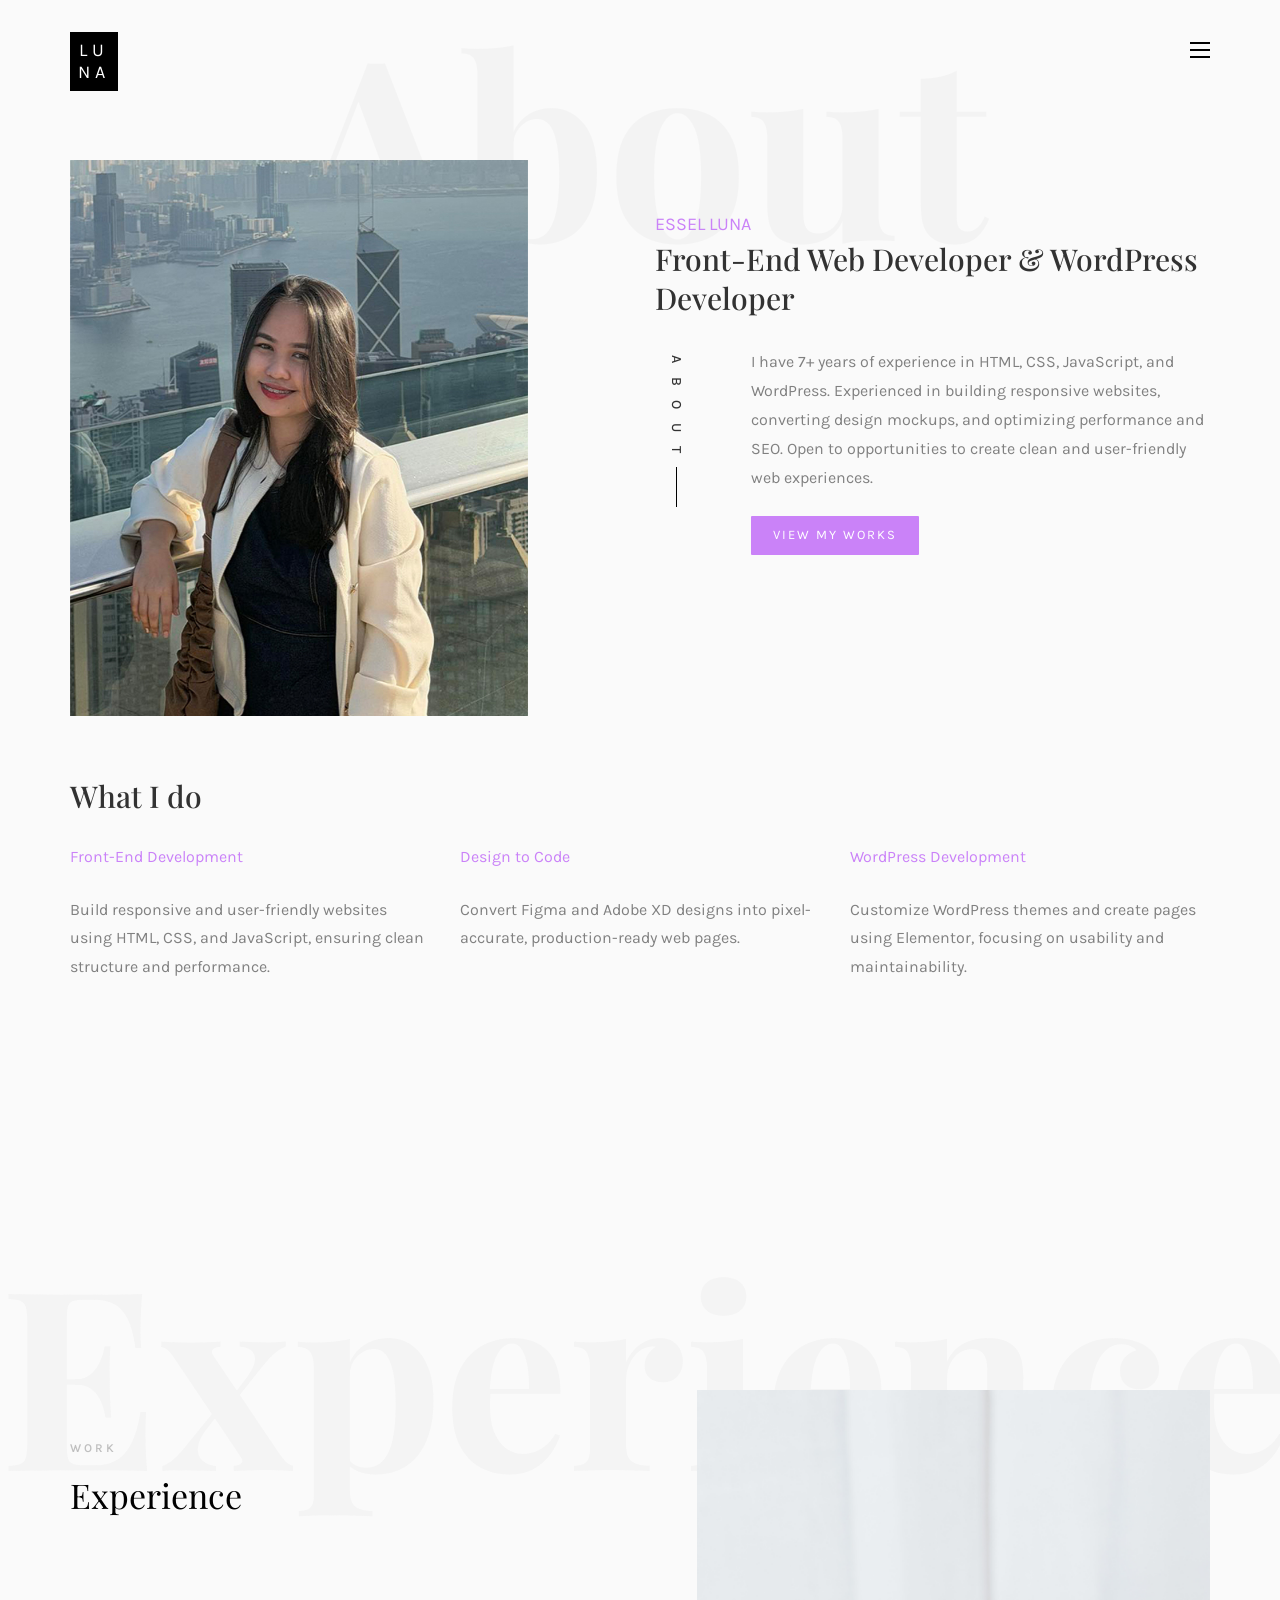
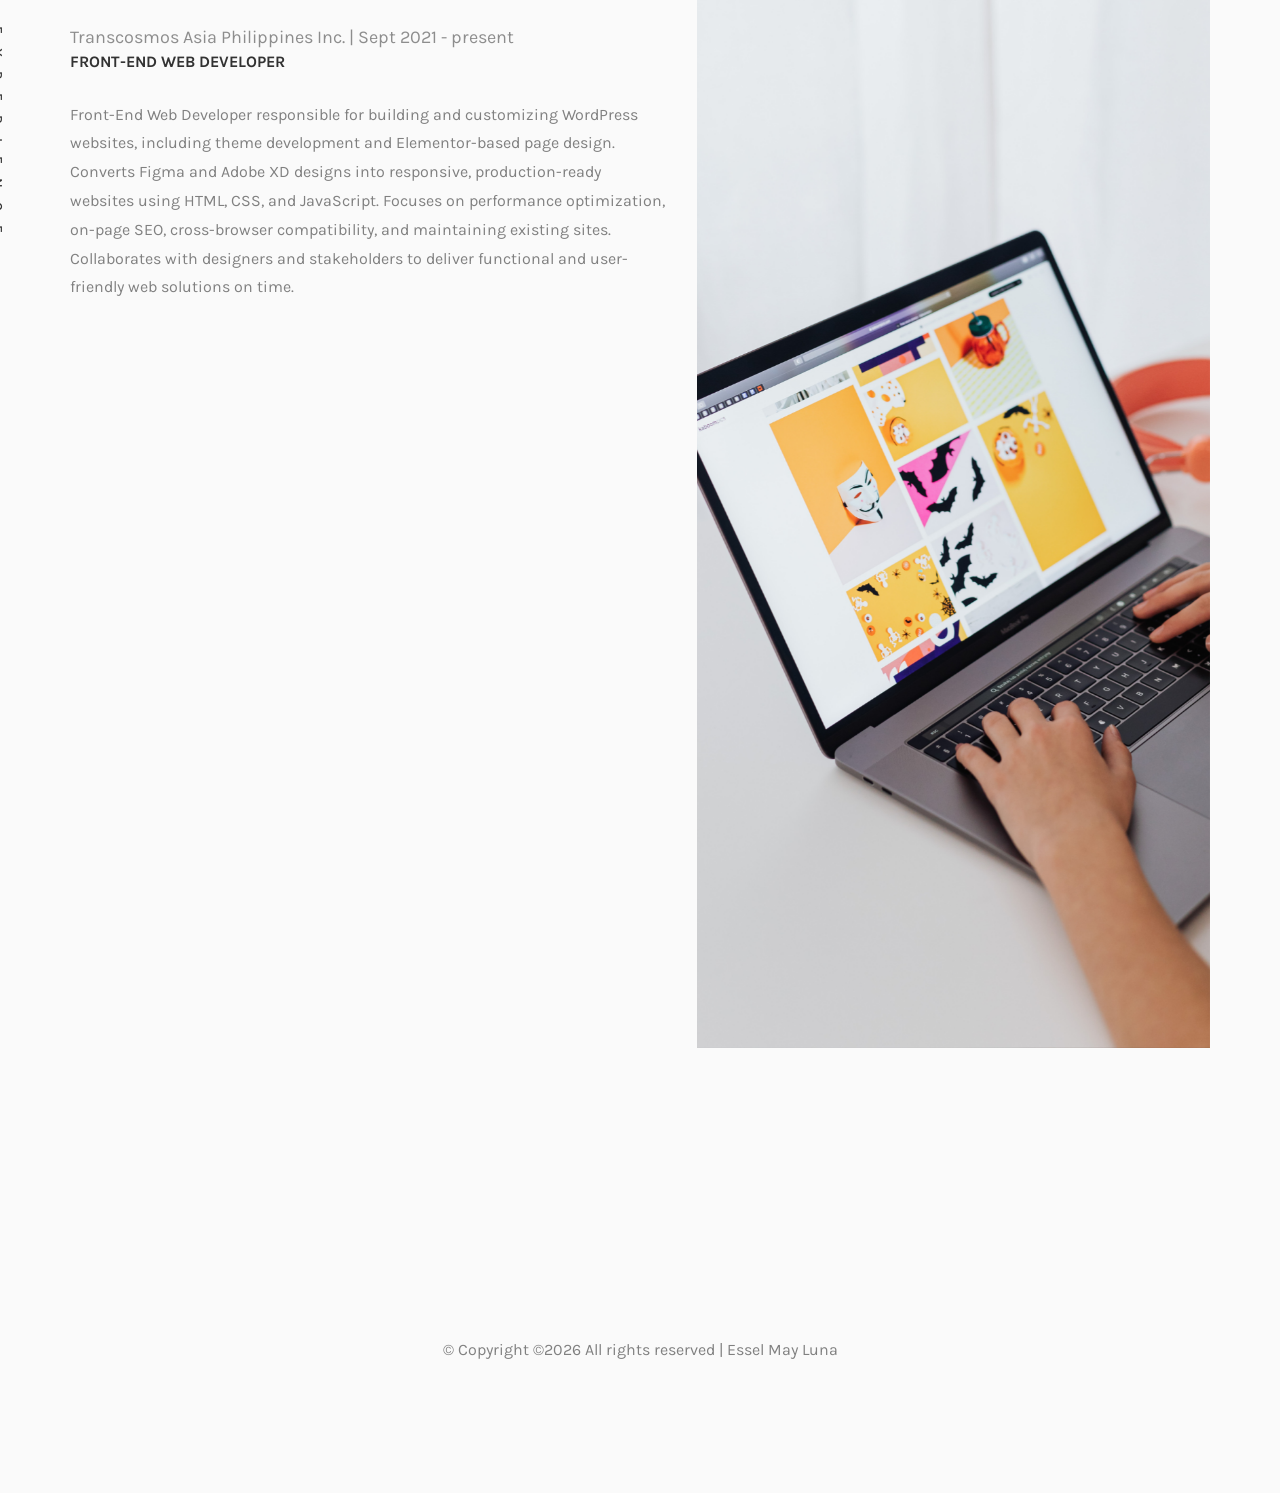
<file: portfolio/about.html>
<!DOCTYPE HTML>
<html>
	<head>
	<meta charset="utf-8">
	<meta http-equiv="X-UA-Compatible" content="IE=edge">
	<title>Essel Luna - Portfolio</title>
	<meta name="viewport" content="width=device-width, initial-scale=1">
	<meta name="description" content="" />
	<meta name="keywords" content="" />
	<meta name="author" content="" />

  <!-- Facebook and Twitter integration -->
	<meta property="og:title" content=""/>
	<meta property="og:image" content=""/>
	<meta property="og:url" content=""/>
	<meta property="og:site_name" content=""/>
	<meta property="og:description" content=""/>
	<meta name="twitter:title" content="" />
	<meta name="twitter:image" content="" />
	<meta name="twitter:url" content="" />
	<meta name="twitter:card" content="" />

	<!-- Place favicon.ico and apple-touch-icon.png in the root directory -->
	<link rel="shortcut icon" href="favicon.ico">

	<link href="https://fonts.googleapis.com/css?family=Karla:400,700" rel="stylesheet">
	<link href="https://fonts.googleapis.com/css?family=Playfair+Display:400,400i,700" rel="stylesheet">
	
	<!-- Animate.css -->
	<link rel="stylesheet" href="css/animate.css">
	<!-- Icomoon Icon Fonts-->
	<link rel="stylesheet" href="css/icomoon.css">
	<!-- Bootstrap  -->
	<link rel="stylesheet" href="css/bootstrap.css">
	<!-- Owl Carousel -->
	<link rel="stylesheet" href="css/owl.carousel.min.css">
	<link rel="stylesheet" href="css/owl.theme.default.min.css">
	<!-- Magnific Popup -->
	<link rel="stylesheet" href="css/magnific-popup.css">

	<link rel="stylesheet" href="css/style.css">


	<!-- Modernizr JS -->
	<script src="js/modernizr-2.6.2.min.js"></script>
	<!-- FOR IE9 below -->
	<!--[if lt IE 9]>
	<script src="js/respond.min.js"></script>
	<![endif]-->

	</head>
	<body>

	<nav id="colorlib-main-nav" role="navigation">
		<a href="#" class="js-colorlib-nav-toggle colorlib-nav-toggle active"><i></i></a>
		<div class="js-fullheight colorlib-table">
			<div class="colorlib-table-cell js-fullheight">
				<div class="row">
					<!-- <div class="col-md-12">
						<div class="form-group">
							<input type="text" class="form-control" id="search" placeholder="Enter any key to search...">
							<button type="submit" class="btn btn-primary"><i class="icon-search3"></i></button>
						</div>
					</div> -->
				</div>
				<div class="row">
					<div class="col-md-12">
						<ul>
							<li><a href="index.html">Home</a></li>
							<li><a href="work.html">Work</a></li>
							<li class="active"><a href="about.html">About</a></li>
						</ul>
					</div>
				</div>
				<div class="row">
					<div class="col-md-12">
						<h2 class="head-title">Works</h2>
						<a href="images/proj-1.png" class="gallery image-popup-link text-center" style="background-image: url(images/work-1.png);">
							<span><i class="icon-search3"></i></span>
						</a>
						<a href="images/proj-2.png" class="gallery image-popup-link text-center" style="background-image: url(images/work-2.png);">
							<span><i class="icon-search3"></i></span>
						</a>
						<a href="images/proj-3.png" class="gallery image-popup-link text-center" style="background-image: url(images/work-3.png);">
							<span><i class="icon-search3"></i></span>
						</a>
						<a href="images/proj-4.png" class="gallery image-popup-link text-center" style="background-image: url(images/work-4.png);">
							<span><i class="icon-search3"></i></span>
						</a>
					</div>
				</div>
			</div>
		</div>
	</nav>
	
	<div id="colorlib-page">
		<header>
			<div class="container">
				<div class="row">
					<div class="col-md-12">
						<div class="colorlib-navbar-brand">
							<a class="colorlib-logo" href="index.html"><span>lu</span><span>na</span></a>
						</div>
						<a href="#" class="js-colorlib-nav-toggle colorlib-nav-toggle"><i></i></a>
					</div>
				</div>
			</div>
		</header>
		<div id="colorlib-about">
			<div class="container">
				<div class="row text-center">
					<h2 class="bold">About</h2>
				</div>
				<div class="row row-padded-bottom">
					<div class="col-md-5 animate-box">
						<img class="img-responsive about-img" src="images/about.jpg" alt="html5 bootstrap template by colorlib.com">
					</div>
					<div class="col-md-6 col-md-push-1 animate-box">
						<div class="about-desc">
							<div class="item">
								<span class="primary">ESSEL LUNA</span>
								<h2>Front-End Web Developer & WordPress Developer</h2>
							</div>
							<div class="desc">
								<div class="rotate">
									<h2 class="heading">About</h2>
								</div>
								<p>I have 7+ years of experience in HTML, CSS, JavaScript, and WordPress. Experienced in building responsive websites, converting design mockups, and optimizing performance and SEO. Open to opportunities to create clean and user-friendly web experiences.</p>
								<p><a href="work.html" class="btn btn-primary">View My Works</a></p>
							</div>
						</div>
					</div>
				</div>
				<div class="row">
					<div class="col-md-12">
						<div>
							<h2>What I do</h2>
						</div>
					</div>
					<div class="col-md-4 animate-box services">
						<p class="primary">Front-End Development</p>
						<p>Build responsive and user-friendly websites using HTML, CSS, and JavaScript, ensuring clean structure and performance.</p>
					</div>
					<div class="col-md-4 animate-box services">
						<p class="primary">Design to Code</p>
						<p>Convert Figma and Adobe XD designs into pixel-accurate, production-ready web pages.</p>
					</div>
					<div class="col-md-4 animate-box services">
						<p class="primary">WordPress Development</p>
						<p>Customize WordPress themes and create pages using Elementor, focusing on usability and maintainability.</p>
					</div>
				</div>
			</div>
		</div>
		<div id="colorlib-services">
			<div class="container">
				<div class="row text-center">
					<h2 class="bold">Experience</h2>
				</div>
				<div class="row">
					<div class="col-md-12">
						<div class="services-flex">
							<div class="one-third">
								<div class="row">
									<div class="col-md-12 col-md-offset-0 animate-box intro-heading">
										<span>Work</span>
										<h2>Experience</h2>
									</div>
								</div>
								<div class="row">
									<div class="col-md-12">
										<div class="rotate">
											<h2 class="heading">Experience</h2>
										</div>
									</div>
									<div class="col-md-12">
										<div class="services animate-box">
											<span>Transcosmos Asia Philippines Inc. | Sept 2021 - present</span>
											<h3>Front-End Web Developer</h3>
											<p>Front-End Web Developer responsible for building and customizing WordPress websites, including theme development and Elementor-based page design. Converts Figma and Adobe XD designs into responsive, production-ready websites using HTML, CSS, and JavaScript. Focuses on performance optimization, on-page SEO, cross-browser compatibility, and maintaining existing sites. Collaborates with designers and stakeholders to deliver functional and user-friendly web solutions on time.</p>
										</div>
										<div class="services animate-box">
											<span>Blue Solutions Network Phils Corp., | Jan 2019 - AUG 2021</span>
											<h3>Front-End Web Developer/Graphics Designer</h3>
											<p>Front-End Web Developer and Graphics Designer who developed responsive websites from Adobe XD mockups using HTML5, CSS3, SASS, and JavaScript. Built landing pages and client websites, implemented revisions based on feedback, and maintained existing sites. Also created digital assets such as banners, email creatives, and social media graphics while ensuring consistent website updates and improvements.</p>
										</div>
										<div class="services animate-box">
											<span>Sparkfn Corporatio | May 2018 - Jan 2019</span>
											<h3>Digital Sales and Marketing/Graphics Designer</h3>
											<p>Digital Sales and Marketing / Graphics Designer handling social media management and digital content creation. Designed marketing materials such as social media posts and email banners, managed Facebook and Instagram pages, and provided customer support through email and chat. Assisted in client communication and relationship management to support marketing and sales efforts.</p>
										</div>
									</div>
								</div>
							</div>
							<div class="one-forth services-img" style="background-image: url(images/services-img-2.png);">
							</div>
						</div>
					</div>
				</div>
			</div>
		</div>


		<footer>
			<div id="footer">
				<div class="container">
					<div class="row">
						<div class="col-md-12 text-center">
							<p>
								&copy; <!-- Link back to Colorlib can't be removed. Template is licensed under CC BY 3.0. -->
Copyright &copy;<script>document.write(new Date().getFullYear());</script> All rights reserved | Essel May Luna</a>
<!-- Link back to Colorlib can't be removed. Template is licensed under CC BY 3.0. -->
							</p>
						</div>
					</div>
				</div>
			</div>
		</footer>
	
	</div>

	<!-- jQuery -->
	<script src="js/jquery.min.js"></script>
	<!-- jQuery Easing -->
	<script src="js/jquery.easing.1.3.js"></script>
	<!-- Bootstrap -->
	<script src="js/bootstrap.min.js"></script>
	<!-- Waypoints -->
	<script src="js/jquery.waypoints.min.js"></script>
	<!-- Owl Carousel -->
	<script src="js/owl.carousel.min.js"></script>
	<!-- Magnific Popup -->
	<script src="js/jquery.magnific-popup.min.js"></script>
	<script src="js/magnific-popup-options.js"></script>

	<!-- Main JS (Do not remove) -->
	<script src="js/main.js"></script>

	</body>
</html>
</file>
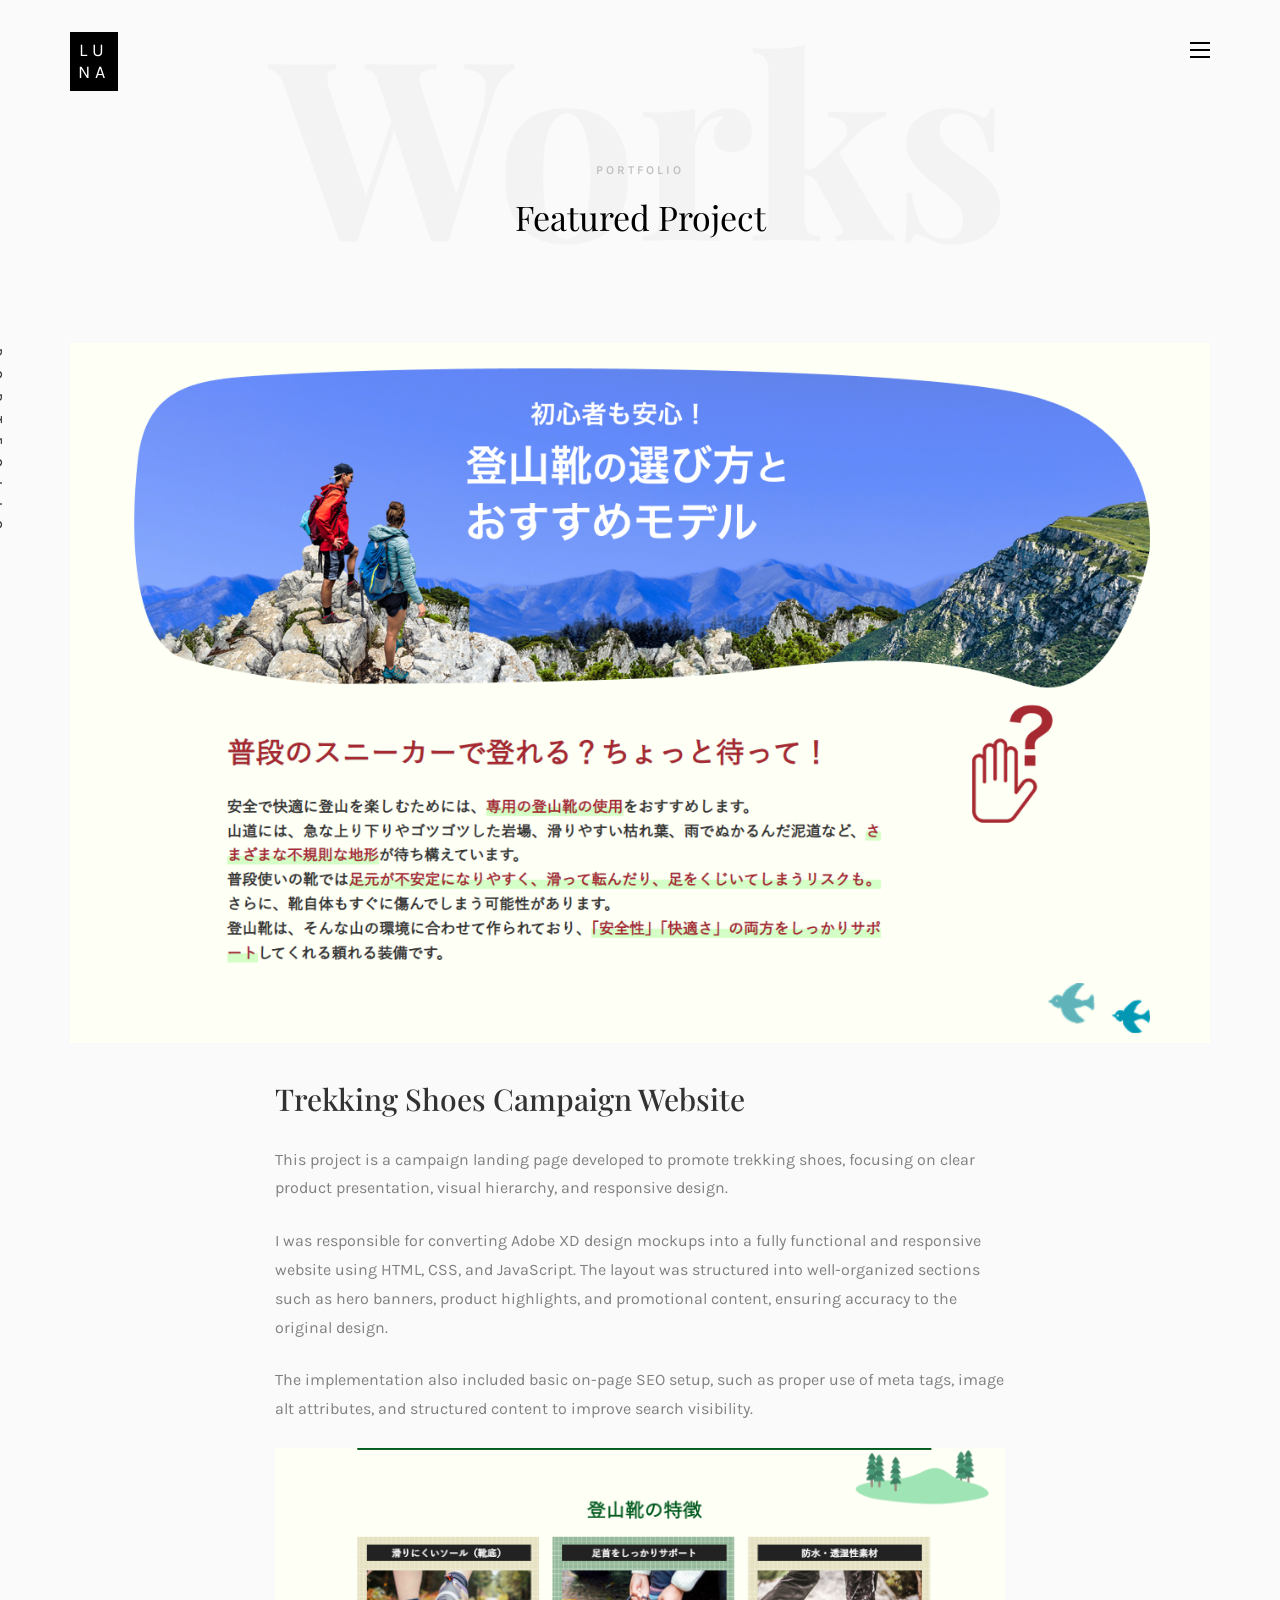
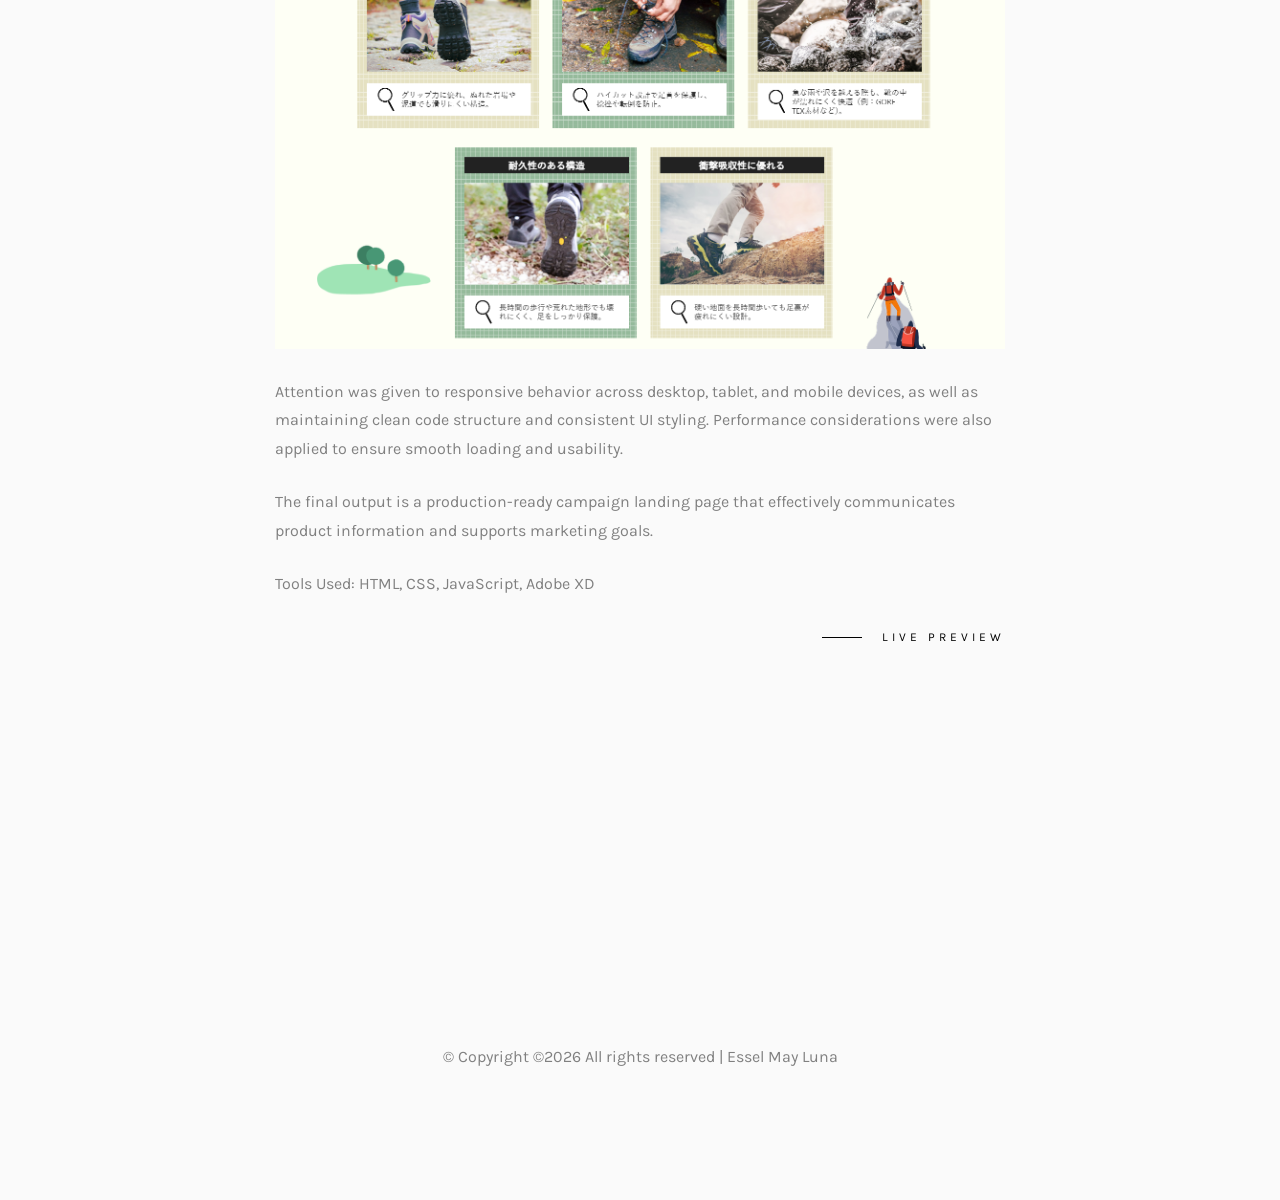
<file: portfolio/work-1-trekkings-shoes.html>
<!DOCTYPE HTML>
<html>
	<head>
	<meta charset="utf-8">
	<meta http-equiv="X-UA-Compatible" content="IE=edge">
	<title>Essel Luna - Portfolio</title>
	<meta name="viewport" content="width=device-width, initial-scale=1">
	<meta name="description" content="" />
	<meta name="keywords" content="" />
	<meta name="author" content="" />

  <!-- Facebook and Twitter integration -->
	<meta property="og:title" content=""/>
	<meta property="og:image" content=""/>
	<meta property="og:url" content=""/>
	<meta property="og:site_name" content=""/>
	<meta property="og:description" content=""/>
	<meta name="twitter:title" content="" />
	<meta name="twitter:image" content="" />
	<meta name="twitter:url" content="" />
	<meta name="twitter:card" content="" />

	<!-- Place favicon.ico and apple-touch-icon.png in the root directory -->
	<link rel="shortcut icon" href="favicon.ico">

	<link href="https://fonts.googleapis.com/css?family=Karla:400,700" rel="stylesheet">
	<link href="https://fonts.googleapis.com/css?family=Playfair+Display:400,400i,700" rel="stylesheet">
	
	<!-- Animate.css -->
	<link rel="stylesheet" href="css/animate.css">
	<!-- Icomoon Icon Fonts-->
	<link rel="stylesheet" href="css/icomoon.css">
	<!-- Bootstrap  -->
	<link rel="stylesheet" href="css/bootstrap.css">
	<!-- Owl Carousel -->
	<link rel="stylesheet" href="css/owl.carousel.min.css">
	<link rel="stylesheet" href="css/owl.theme.default.min.css">
	<!-- Magnific Popup -->
	<link rel="stylesheet" href="css/magnific-popup.css">

	<link rel="stylesheet" href="css/style.css">


	<!-- Modernizr JS -->
	<script src="js/modernizr-2.6.2.min.js"></script>
	<!-- FOR IE9 below -->
	<!--[if lt IE 9]>
	<script src="js/respond.min.js"></script>
	<![endif]-->

	</head>
	<body>

	<nav id="colorlib-main-nav" role="navigation">
		<a href="#" class="js-colorlib-nav-toggle colorlib-nav-toggle active"><i></i></a>
		<div class="js-fullheight colorlib-table">
			<div class="colorlib-table-cell js-fullheight">
				<div class="row">
					<!-- <div class="col-md-12">
						<div class="form-group">
							<input type="text" class="form-control" id="search" placeholder="Enter any key to search...">
							<button type="submit" class="btn btn-primary"><i class="icon-search3"></i></button>
						</div>
					</div> -->
				</div>
				<div class="row">
					<div class="col-md-12">
						<ul>
							<li><a href="index.html">Home</a></li>
							<li><a href="work.html">Work</a></li>
							<li><a href="about.html">About</a></li>
						</ul>
					</div>
				</div>
				<div class="row">
					<div class="col-md-12">
						<h2 class="head-title">Works</h2>
						<a href="images/proj-1.png" class="gallery image-popup-link text-center" style="background-image: url(images/work-1.png);">
							<span><i class="icon-search3"></i></span>
						</a>
						<a href="images/proj-2.png" class="gallery image-popup-link text-center" style="background-image: url(images/work-2.png);">
							<span><i class="icon-search3"></i></span>
						</a>
						<a href="images/proj-3.png" class="gallery image-popup-link text-center" style="background-image: url(images/work-3.png);">
							<span><i class="icon-search3"></i></span>
						</a>
						<a href="images/proj-4.png" class="gallery image-popup-link text-center" style="background-image: url(images/work-4.png);">
							<span><i class="icon-search3"></i></span>
						</a>
					</div>
				</div>
			</div>
		</div>
	</nav>
	
	<div id="colorlib-page">
		<header>
			<div class="container">
				<div class="row">
					<div class="col-md-12">
						<div class="colorlib-navbar-brand">
							<a class="colorlib-logo" href="index.html"><span>lu</span><span>na</span></a>
						</div>
						<a href="#" class="js-colorlib-nav-toggle colorlib-nav-toggle"><i></i></a>
					</div>
				</div>
			</div>
		</header>
		<div id="colorlib-work">
			<div class="container">
				<div class="row text-center">
					<h2 class="bold">Works</h2>
				</div>
				<div class="row">
					<div class="col-md-12 col-md-offset-0 text-center animate-box intro-heading">
						<span>Portfolio</span>
						<h2>Featured Project</h2>
					</div>
				</div>
				<div class="row">
					<div class="col-md-12">
						<div class="rotate">
							<h2 class="heading">Portfolio</h2>
						</div>
					</div>
				</div>
				<div class="row">
					<div class="col-md-12">
						<div class="work-entry animate-box">
							<a href="work.html" class="work-img" style="background-image: url(images/trekking-01.png);"></a>
							<div class="col-md-8 col-md-offset-2">
								<div class="desc">
									<h2>Trekking Shoes Campaign Website</h2>
									<p>This project is a campaign landing page developed to promote trekking shoes, focusing on clear product presentation, visual hierarchy, and responsive design.</p>
									<p>I was responsible for converting Adobe XD design mockups into a fully functional and responsive website using HTML, CSS, and JavaScript. The layout was structured into well-organized sections such as hero banners, product highlights, and promotional content, ensuring accuracy to the original design.</p>
									<p>The implementation also included basic on-page SEO setup, such as proper use of meta tags, image alt attributes, and structured content to improve search visibility.</p>
									<img class="img-responsive" src="images/trekking-02.png" alt="html5 bootstrap template by colorlib.com"><br>
									<p>Attention was given to responsive behavior across desktop, tablet, and mobile devices, as well as maintaining clean code structure and consistent UI styling. Performance considerations were also applied to ensure smooth loading and usability.</p>
									<p>The final output is a production-ready campaign landing page that effectively communicates product information and supports marketing goals.</p>
									<p class="highlights">Tools Used: HTML, CSS, JavaScript, Adobe XD</p>
									<p class="read"><a href="https://store.alpen-group.jp/campaign/ec/251015_trekkingshoes/">Live Preview</a></p>
								</div>
							</div>
						</div>
					</div>
				</div>
			</div>
		</div>

		<footer>
			<div id="footer">
				<div class="container">
					<div class="row">
						<div class="col-md-12 text-center">
							<p>
								&copy; <!-- Link back to Colorlib can't be removed. Template is licensed under CC BY 3.0. -->
Copyright &copy;<script>document.write(new Date().getFullYear());</script> All rights reserved | Essel May Luna</a>
<!-- Link back to Colorlib can't be removed. Template is licensed under CC BY 3.0. -->
							</p>
						</div>
					</div>
				</div>
			</div>
		</footer>
	
	</div>

	<!-- jQuery -->
	<script src="js/jquery.min.js"></script>
	<!-- jQuery Easing -->
	<script src="js/jquery.easing.1.3.js"></script>
	<!-- Bootstrap -->
	<script src="js/bootstrap.min.js"></script>
	<!-- Waypoints -->
	<script src="js/jquery.waypoints.min.js"></script>
	<!-- Owl Carousel -->
	<script src="js/owl.carousel.min.js"></script>
	<!-- Magnific Popup -->
	<script src="js/jquery.magnific-popup.min.js"></script>
	<script src="js/magnific-popup-options.js"></script>

	<!-- Main JS (Do not remove) -->
	<script src="js/main.js"></script>

	</body>
</html>
</file>
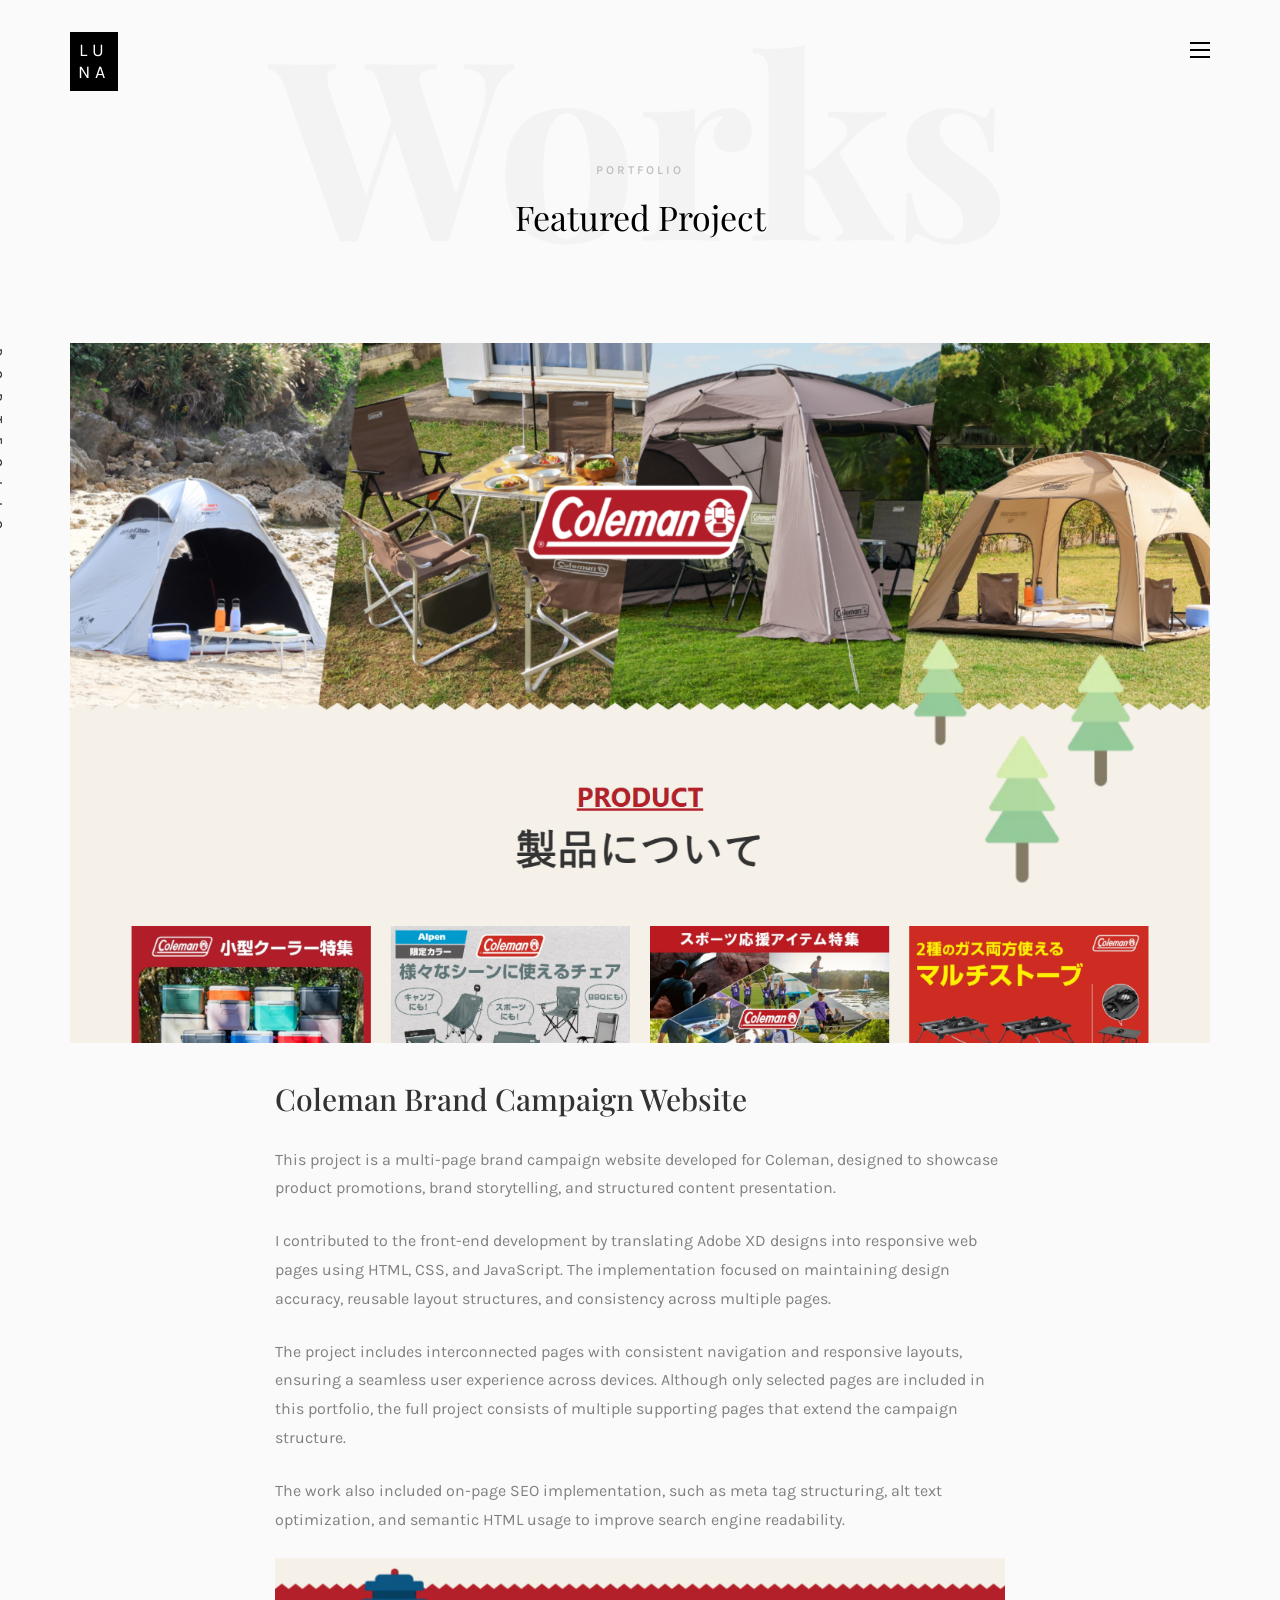
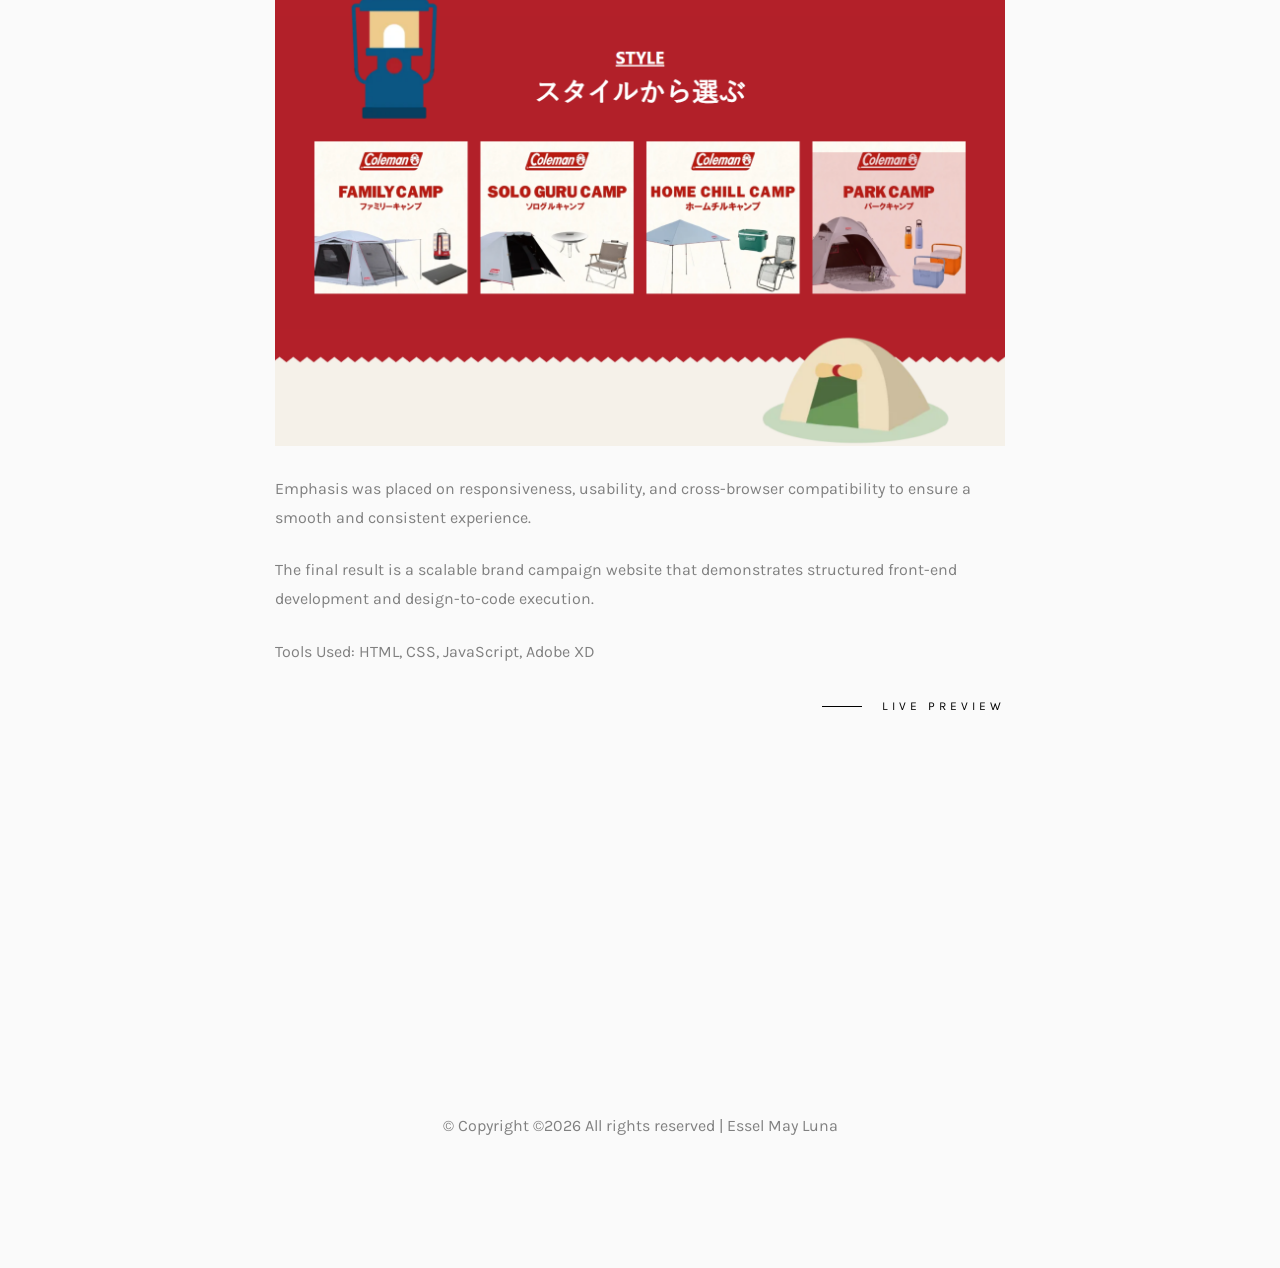
<file: portfolio/work-2-coleman.html>
<!DOCTYPE HTML>
<html>
	<head>
	<meta charset="utf-8">
	<meta http-equiv="X-UA-Compatible" content="IE=edge">
	<title>Essel Luna - Portfolio</title>
	<meta name="viewport" content="width=device-width, initial-scale=1">
	<meta name="description" content="" />
	<meta name="keywords" content="" />
	<meta name="author" content="" />

  <!-- Facebook and Twitter integration -->
	<meta property="og:title" content=""/>
	<meta property="og:image" content=""/>
	<meta property="og:url" content=""/>
	<meta property="og:site_name" content=""/>
	<meta property="og:description" content=""/>
	<meta name="twitter:title" content="" />
	<meta name="twitter:image" content="" />
	<meta name="twitter:url" content="" />
	<meta name="twitter:card" content="" />

	<!-- Place favicon.ico and apple-touch-icon.png in the root directory -->
	<link rel="shortcut icon" href="favicon.ico">

	<link href="https://fonts.googleapis.com/css?family=Karla:400,700" rel="stylesheet">
	<link href="https://fonts.googleapis.com/css?family=Playfair+Display:400,400i,700" rel="stylesheet">
	
	<!-- Animate.css -->
	<link rel="stylesheet" href="css/animate.css">
	<!-- Icomoon Icon Fonts-->
	<link rel="stylesheet" href="css/icomoon.css">
	<!-- Bootstrap  -->
	<link rel="stylesheet" href="css/bootstrap.css">
	<!-- Owl Carousel -->
	<link rel="stylesheet" href="css/owl.carousel.min.css">
	<link rel="stylesheet" href="css/owl.theme.default.min.css">
	<!-- Magnific Popup -->
	<link rel="stylesheet" href="css/magnific-popup.css">

	<link rel="stylesheet" href="css/style.css">


	<!-- Modernizr JS -->
	<script src="js/modernizr-2.6.2.min.js"></script>
	<!-- FOR IE9 below -->
	<!--[if lt IE 9]>
	<script src="js/respond.min.js"></script>
	<![endif]-->

	</head>
	<body>

	<nav id="colorlib-main-nav" role="navigation">
		<a href="#" class="js-colorlib-nav-toggle colorlib-nav-toggle active"><i></i></a>
		<div class="js-fullheight colorlib-table">
			<div class="colorlib-table-cell js-fullheight">
				<div class="row">
					<!-- <div class="col-md-12">
						<div class="form-group">
							<input type="text" class="form-control" id="search" placeholder="Enter any key to search...">
							<button type="submit" class="btn btn-primary"><i class="icon-search3"></i></button>
						</div>
					</div> -->
				</div>
				<div class="row">
					<div class="col-md-12">
						<ul>
							<li><a href="index.html">Home</a></li>
							<li><a href="work.html">Work</a></li>
							<li><a href="about.html">About</a></li>
						</ul>
					</div>
				</div>
				<div class="row">
					<div class="col-md-12">
						<h2 class="head-title">Works</h2>
						<a href="images/proj-1.png" class="gallery image-popup-link text-center" style="background-image: url(images/work-1.png);">
							<span><i class="icon-search3"></i></span>
						</a>
						<a href="images/proj-2.png" class="gallery image-popup-link text-center" style="background-image: url(images/work-2.png);">
							<span><i class="icon-search3"></i></span>
						</a>
						<a href="images/proj-3.png" class="gallery image-popup-link text-center" style="background-image: url(images/work-3.png);">
							<span><i class="icon-search3"></i></span>
						</a>
						<a href="images/proj-4.png" class="gallery image-popup-link text-center" style="background-image: url(images/work-4.png);">
							<span><i class="icon-search3"></i></span>
						</a>
					</div>
				</div>
			</div>
		</div>
	</nav>
	
	<div id="colorlib-page">
		<header>
			<div class="container">
				<div class="row">
					<div class="col-md-12">
						<div class="colorlib-navbar-brand">
							<a class="colorlib-logo" href="index.html"><span>lu</span><span>na</span></a>
						</div>
						<a href="#" class="js-colorlib-nav-toggle colorlib-nav-toggle"><i></i></a>
					</div>
				</div>
			</div>
		</header>
		<div id="colorlib-work">
			<div class="container">
				<div class="row text-center">
					<h2 class="bold">Works</h2>
				</div>
				<div class="row">
					<div class="col-md-12 col-md-offset-0 text-center animate-box intro-heading">
						<span>Portfolio</span>
						<h2>Featured Project</h2>
					</div>
				</div>
				<div class="row">
					<div class="col-md-12">
						<div class="rotate">
							<h2 class="heading">Portfolio</h2>
						</div>
					</div>
				</div>
				<div class="row">
					<div class="col-md-12">
						<div class="work-entry animate-box">
							<a href="work.html" class="work-img" style="background-image: url(images/coleman-1.png);">
							</a>
							<div class="col-md-8 col-md-offset-2">
								<div class="desc">
									<h2>Coleman Brand Campaign Website</h2>
									<p>This project is a multi-page brand campaign website developed for Coleman, designed to showcase product promotions, brand storytelling, and structured content presentation.</p>
									<p>I contributed to the front-end development by translating Adobe XD designs into responsive web pages using HTML, CSS, and JavaScript. The implementation focused on maintaining design accuracy, reusable layout structures, and consistency across multiple pages.</p>
									<p>The project includes interconnected pages with consistent navigation and responsive layouts, ensuring a seamless user experience across devices. Although only selected pages are included in this portfolio, the full project consists of multiple supporting pages that extend the campaign structure.</p>
									<p>The work also included on-page SEO implementation, such as meta tag structuring, alt text optimization, and semantic HTML usage to improve search engine readability.</p>
									<img class="img-responsive" src="images/coleman-2.png" alt="html5 bootstrap template by colorlib.com"><br>
									<p>Emphasis was placed on responsiveness, usability, and cross-browser compatibility to ensure a smooth and consistent experience.</p>
									<p>The final result is a scalable brand campaign website that demonstrates structured front-end development and design-to-code execution.</p>
									<p class="highlights">Tools Used: HTML, CSS, JavaScript, Adobe XD</p>
									<p class="read"><a href="https://store.alpen-group.jp/campaign/ec/coleman_brandlp/">Live Preview</a></p>
								</div>
							</div>
						</div>
					</div>
				</div>
			</div>
		</div>

		<footer>
			<div id="footer">
				<div class="container">
					<div class="row">
						<div class="col-md-12 text-center">
							<p>
								&copy; <!-- Link back to Colorlib can't be removed. Template is licensed under CC BY 3.0. -->
Copyright &copy;<script>document.write(new Date().getFullYear());</script> All rights reserved | Essel May Luna</a>
<!-- Link back to Colorlib can't be removed. Template is licensed under CC BY 3.0. -->
							</p>
						</div>
					</div>
				</div>
			</div>
		</footer>
	
	</div>

	<!-- jQuery -->
	<script src="js/jquery.min.js"></script>
	<!-- jQuery Easing -->
	<script src="js/jquery.easing.1.3.js"></script>
	<!-- Bootstrap -->
	<script src="js/bootstrap.min.js"></script>
	<!-- Waypoints -->
	<script src="js/jquery.waypoints.min.js"></script>
	<!-- Owl Carousel -->
	<script src="js/owl.carousel.min.js"></script>
	<!-- Magnific Popup -->
	<script src="js/jquery.magnific-popup.min.js"></script>
	<script src="js/magnific-popup-options.js"></script>

	<!-- Main JS (Do not remove) -->
	<script src="js/main.js"></script>

	</body>
</html>
</file>
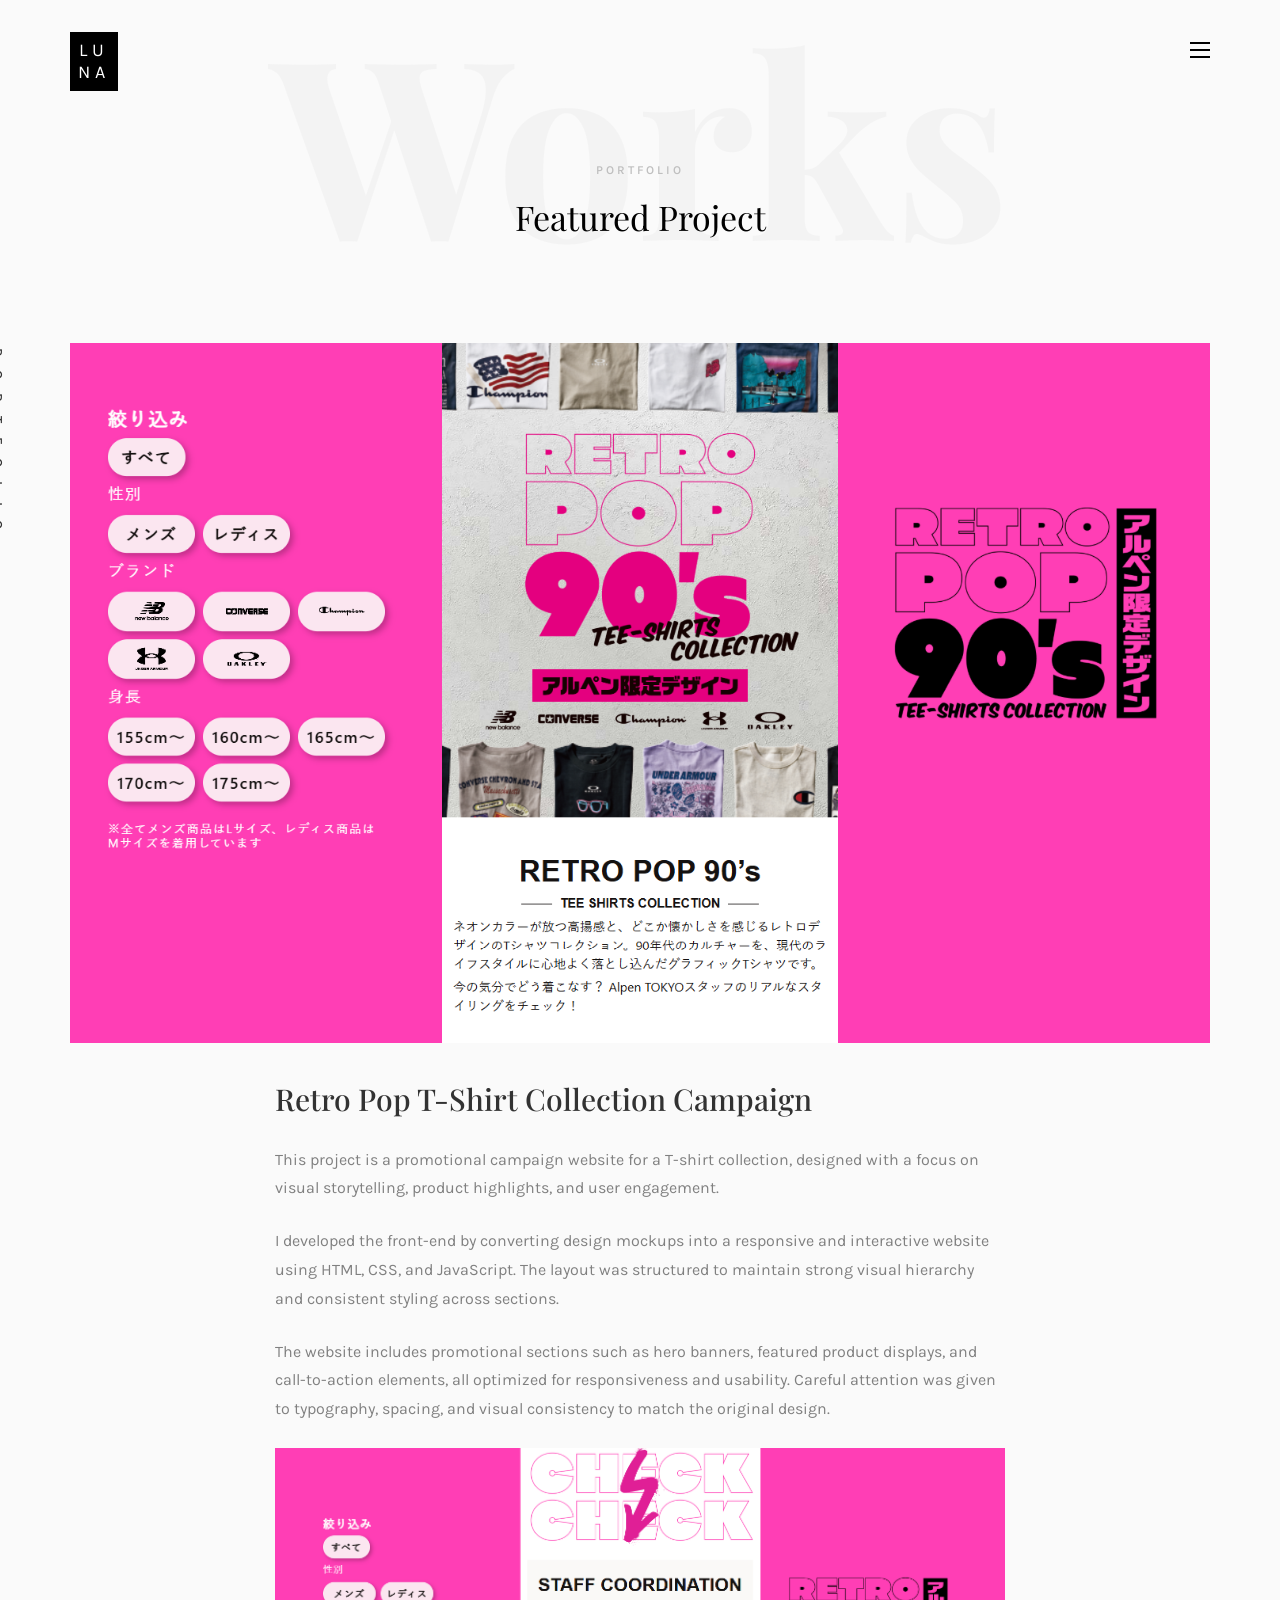
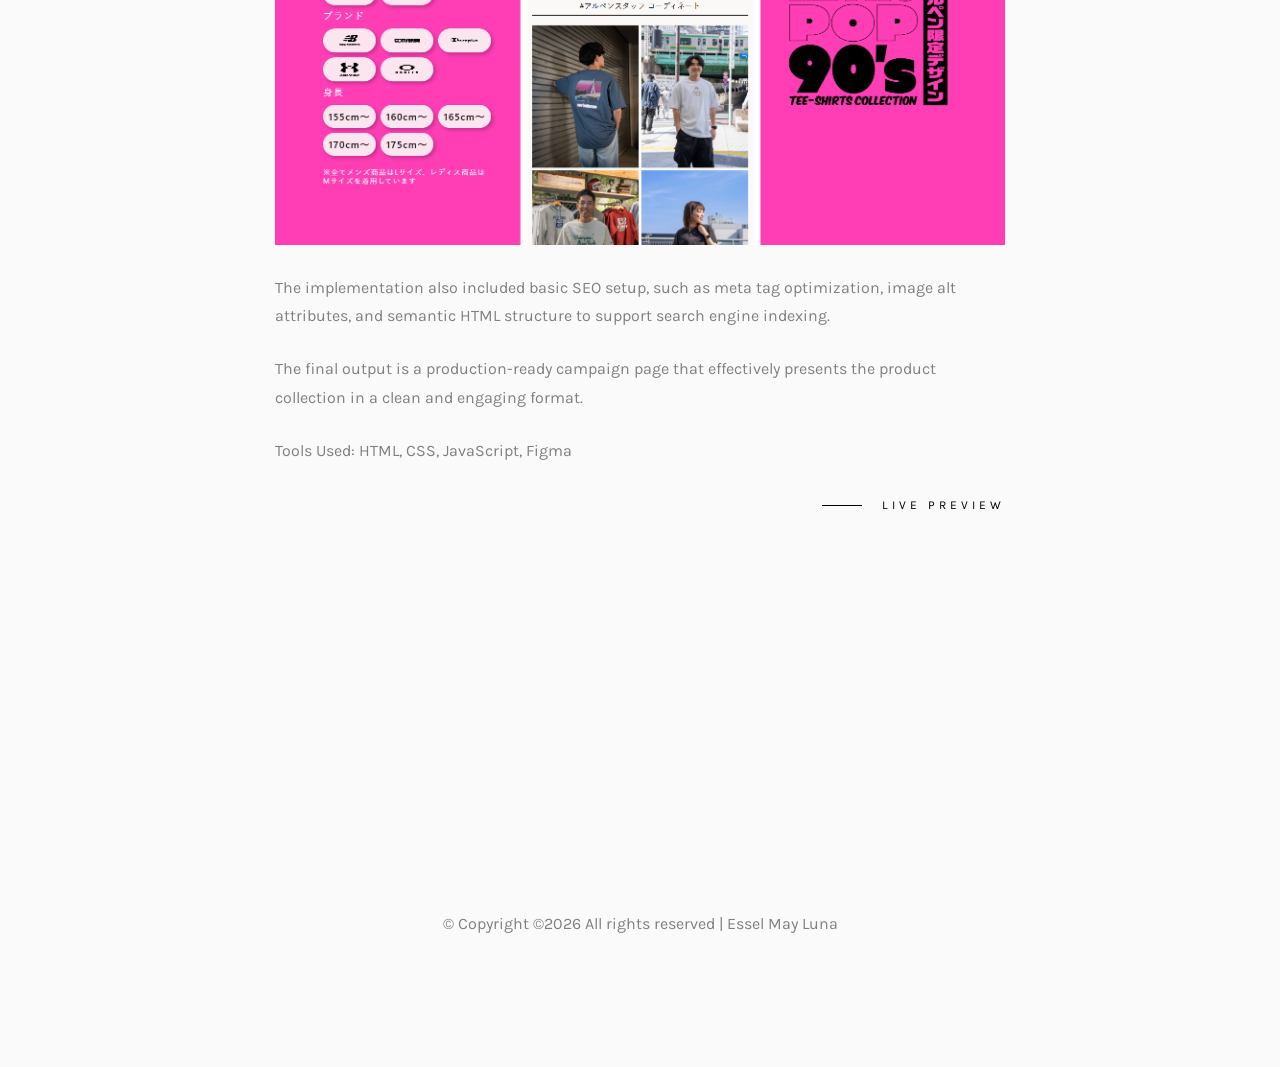
<file: portfolio/work-3-retro-pop.html>
<!DOCTYPE HTML>
<html>
	<head>
	<meta charset="utf-8">
	<meta http-equiv="X-UA-Compatible" content="IE=edge">
	<title>Essel Luna - Portfolio</title>
	<meta name="viewport" content="width=device-width, initial-scale=1">
	<meta name="description" content="" />
	<meta name="keywords" content="" />
	<meta name="author" content="" />

  <!-- Facebook and Twitter integration -->
	<meta property="og:title" content=""/>
	<meta property="og:image" content=""/>
	<meta property="og:url" content=""/>
	<meta property="og:site_name" content=""/>
	<meta property="og:description" content=""/>
	<meta name="twitter:title" content="" />
	<meta name="twitter:image" content="" />
	<meta name="twitter:url" content="" />
	<meta name="twitter:card" content="" />

	<!-- Place favicon.ico and apple-touch-icon.png in the root directory -->
	<link rel="shortcut icon" href="favicon.ico">

	<link href="https://fonts.googleapis.com/css?family=Karla:400,700" rel="stylesheet">
	<link href="https://fonts.googleapis.com/css?family=Playfair+Display:400,400i,700" rel="stylesheet">
	
	<!-- Animate.css -->
	<link rel="stylesheet" href="css/animate.css">
	<!-- Icomoon Icon Fonts-->
	<link rel="stylesheet" href="css/icomoon.css">
	<!-- Bootstrap  -->
	<link rel="stylesheet" href="css/bootstrap.css">
	<!-- Owl Carousel -->
	<link rel="stylesheet" href="css/owl.carousel.min.css">
	<link rel="stylesheet" href="css/owl.theme.default.min.css">
	<!-- Magnific Popup -->
	<link rel="stylesheet" href="css/magnific-popup.css">

	<link rel="stylesheet" href="css/style.css">


	<!-- Modernizr JS -->
	<script src="js/modernizr-2.6.2.min.js"></script>
	<!-- FOR IE9 below -->
	<!--[if lt IE 9]>
	<script src="js/respond.min.js"></script>
	<![endif]-->

	</head>
	<body>

	<nav id="colorlib-main-nav" role="navigation">
		<a href="#" class="js-colorlib-nav-toggle colorlib-nav-toggle active"><i></i></a>
		<div class="js-fullheight colorlib-table">
			<div class="colorlib-table-cell js-fullheight">
				<div class="row">
					<!-- <div class="col-md-12">
						<div class="form-group">
							<input type="text" class="form-control" id="search" placeholder="Enter any key to search...">
							<button type="submit" class="btn btn-primary"><i class="icon-search3"></i></button>
						</div>
					</div> -->
				</div>
				<div class="row">
					<div class="col-md-12">
						<ul>
							<li><a href="index.html">Home</a></li>
							<li><a href="work.html">Work</a></li>
							<li><a href="about.html">About</a></li>
						</ul>
					</div>
				</div>
				<div class="row">
					<div class="col-md-12">
						<h2 class="head-title">Works</h2>
						<a href="images/proj-1.png" class="gallery image-popup-link text-center" style="background-image: url(images/work-1.png);">
							<span><i class="icon-search3"></i></span>
						</a>
						<a href="images/proj-2.png" class="gallery image-popup-link text-center" style="background-image: url(images/work-2.png);">
							<span><i class="icon-search3"></i></span>
						</a>
						<a href="images/proj-3.png" class="gallery image-popup-link text-center" style="background-image: url(images/work-3.png);">
							<span><i class="icon-search3"></i></span>
						</a>
						<a href="images/proj-4.png" class="gallery image-popup-link text-center" style="background-image: url(images/work-4.png);">
							<span><i class="icon-search3"></i></span>
						</a>
					</div>
				</div>
			</div>
		</div>
	</nav>
	
	<div id="colorlib-page">
		<header>
			<div class="container">
				<div class="row">
					<div class="col-md-12">
						<div class="colorlib-navbar-brand">
							<a class="colorlib-logo" href="index.html"><span>lu</span><span>na</span></a>
						</div>
						<a href="#" class="js-colorlib-nav-toggle colorlib-nav-toggle"><i></i></a>
					</div>
				</div>
			</div>
		</header>
		<div id="colorlib-work">
			<div class="container">
				<div class="row text-center">
					<h2 class="bold">Works</h2>
				</div>
				<div class="row">
					<div class="col-md-12 col-md-offset-0 text-center animate-box intro-heading">
						<span>Portfolio</span>
						<h2>Featured Project</h2>
					</div>
				</div>
				<div class="row">
					<div class="col-md-12">
						<div class="rotate">
							<h2 class="heading">Portfolio</h2>
						</div>
					</div>
				</div>
				<div class="row">
					<div class="col-md-12">
						<div class="work-entry animate-box">
							<a href="work.html" class="work-img" style="background-image: url(images/retro-1.png);">
							</a>
							<div class="col-md-8 col-md-offset-2">
								<div class="desc">
									<h2>Retro Pop T-Shirt Collection Campaign</h2>
									<p>This project is a promotional campaign website for a T-shirt collection, designed with a focus on visual storytelling, product highlights, and user engagement.</p>
									<p>I developed the front-end by converting design mockups into a responsive and interactive website using HTML, CSS, and JavaScript. The layout was structured to maintain strong visual hierarchy and consistent styling across sections.</p>
									<p>The website includes promotional sections such as hero banners, featured product displays, and call-to-action elements, all optimized for responsiveness and usability. Careful attention was given to typography, spacing, and visual consistency to match the original design.</p>
									<img class="img-responsive" src="images/retro-2.png" alt="html5 bootstrap template by colorlib.com"><br>
									<p>The implementation also included basic SEO setup, such as meta tag optimization, image alt attributes, and semantic HTML structure to support search engine indexing.</p>
									<p>The final output is a production-ready campaign page that effectively presents the product collection in a clean and engaging format.</p>
									<p class="highlights">Tools Used: HTML, CSS, JavaScript, Figma</p>
									<p class="read"><a href="https://store.alpen-group.jp/campaign/ec/tshirt_collection_retropop/">Live Preview</a></p>
								</div>
							</div>
						</div>
					</div>
				</div>
			</div>
		</div>

		<footer>
			<div id="footer">
				<div class="container">
					<div class="row">
						<div class="col-md-12 text-center">
							<p>
								&copy; <!-- Link back to Colorlib can't be removed. Template is licensed under CC BY 3.0. -->
Copyright &copy;<script>document.write(new Date().getFullYear());</script> All rights reserved | Essel May Luna</a>
<!-- Link back to Colorlib can't be removed. Template is licensed under CC BY 3.0. -->
							</p>
						</div>
					</div>
				</div>
			</div>
		</footer>
	
	</div>

	<!-- jQuery -->
	<script src="js/jquery.min.js"></script>
	<!-- jQuery Easing -->
	<script src="js/jquery.easing.1.3.js"></script>
	<!-- Bootstrap -->
	<script src="js/bootstrap.min.js"></script>
	<!-- Waypoints -->
	<script src="js/jquery.waypoints.min.js"></script>
	<!-- Owl Carousel -->
	<script src="js/owl.carousel.min.js"></script>
	<!-- Magnific Popup -->
	<script src="js/jquery.magnific-popup.min.js"></script>
	<script src="js/magnific-popup-options.js"></script>

	<!-- Main JS (Do not remove) -->
	<script src="js/main.js"></script>

	</body>
</html>
</file>
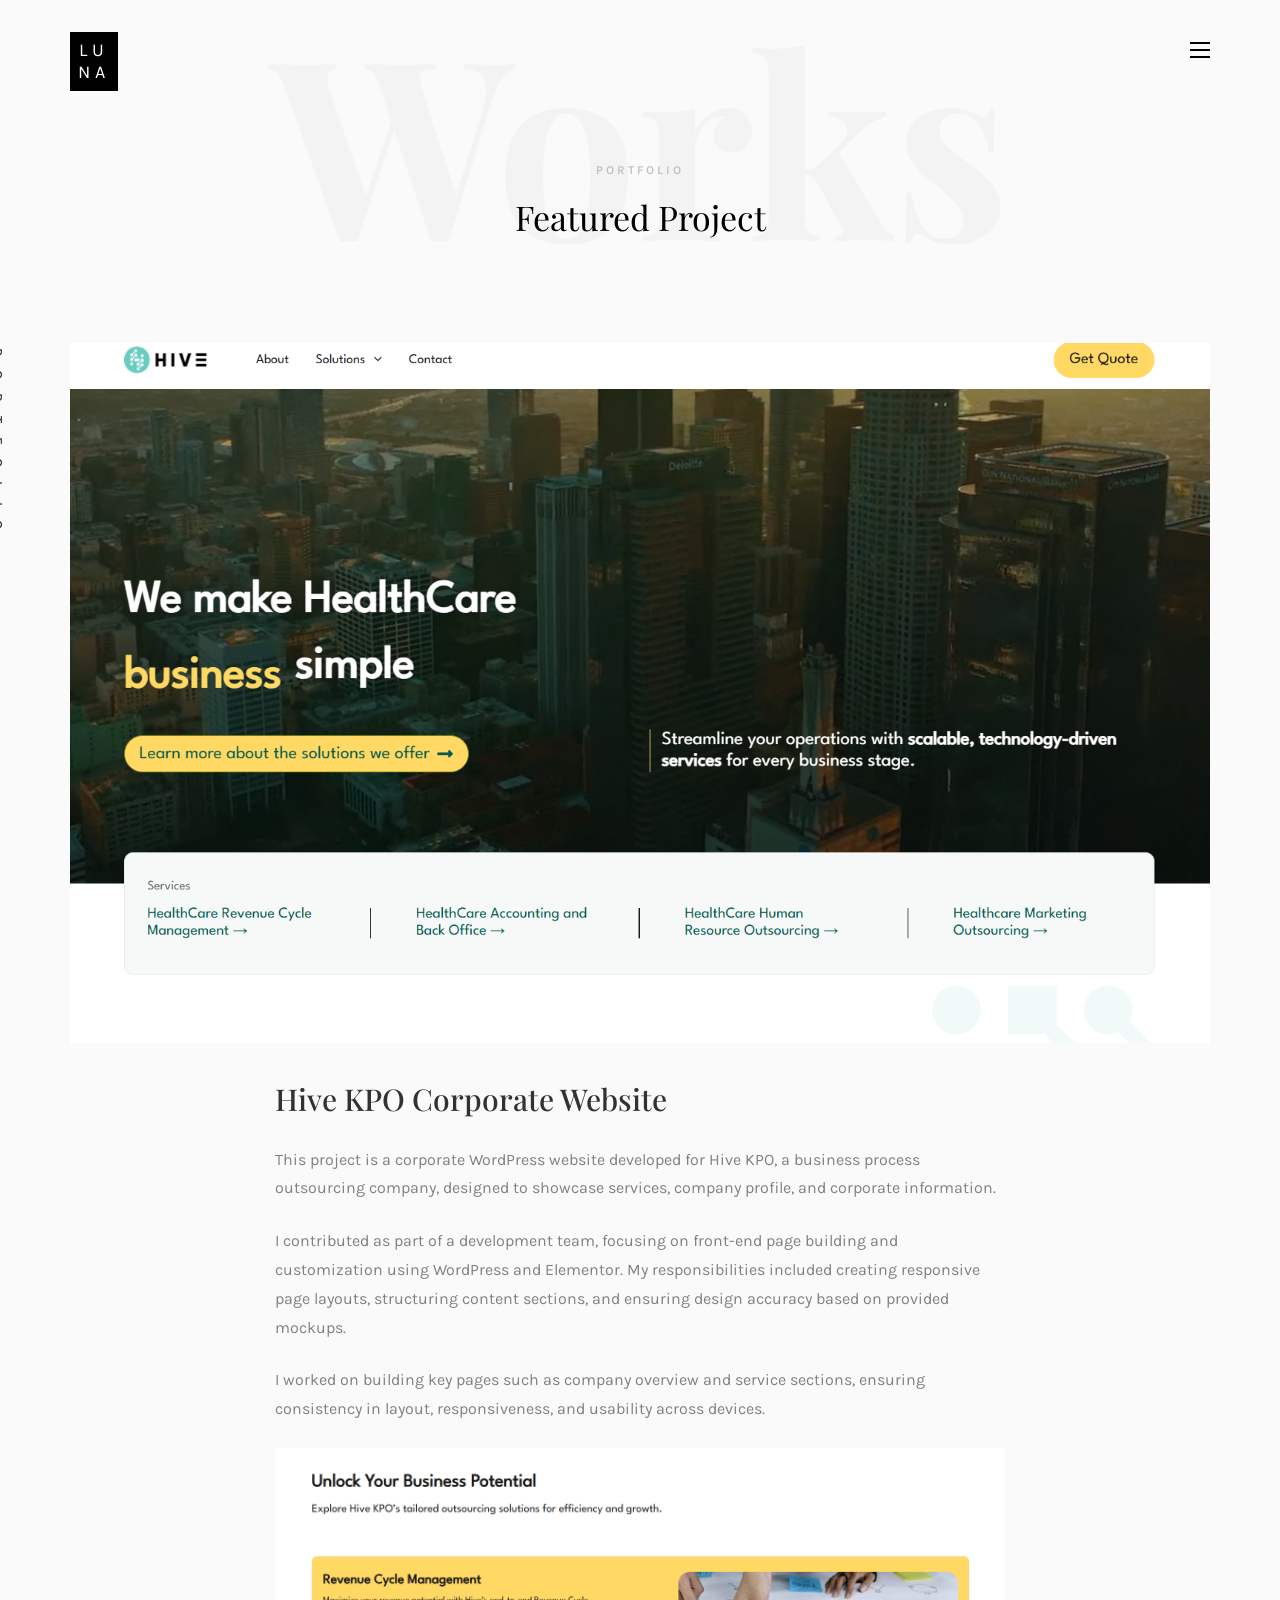
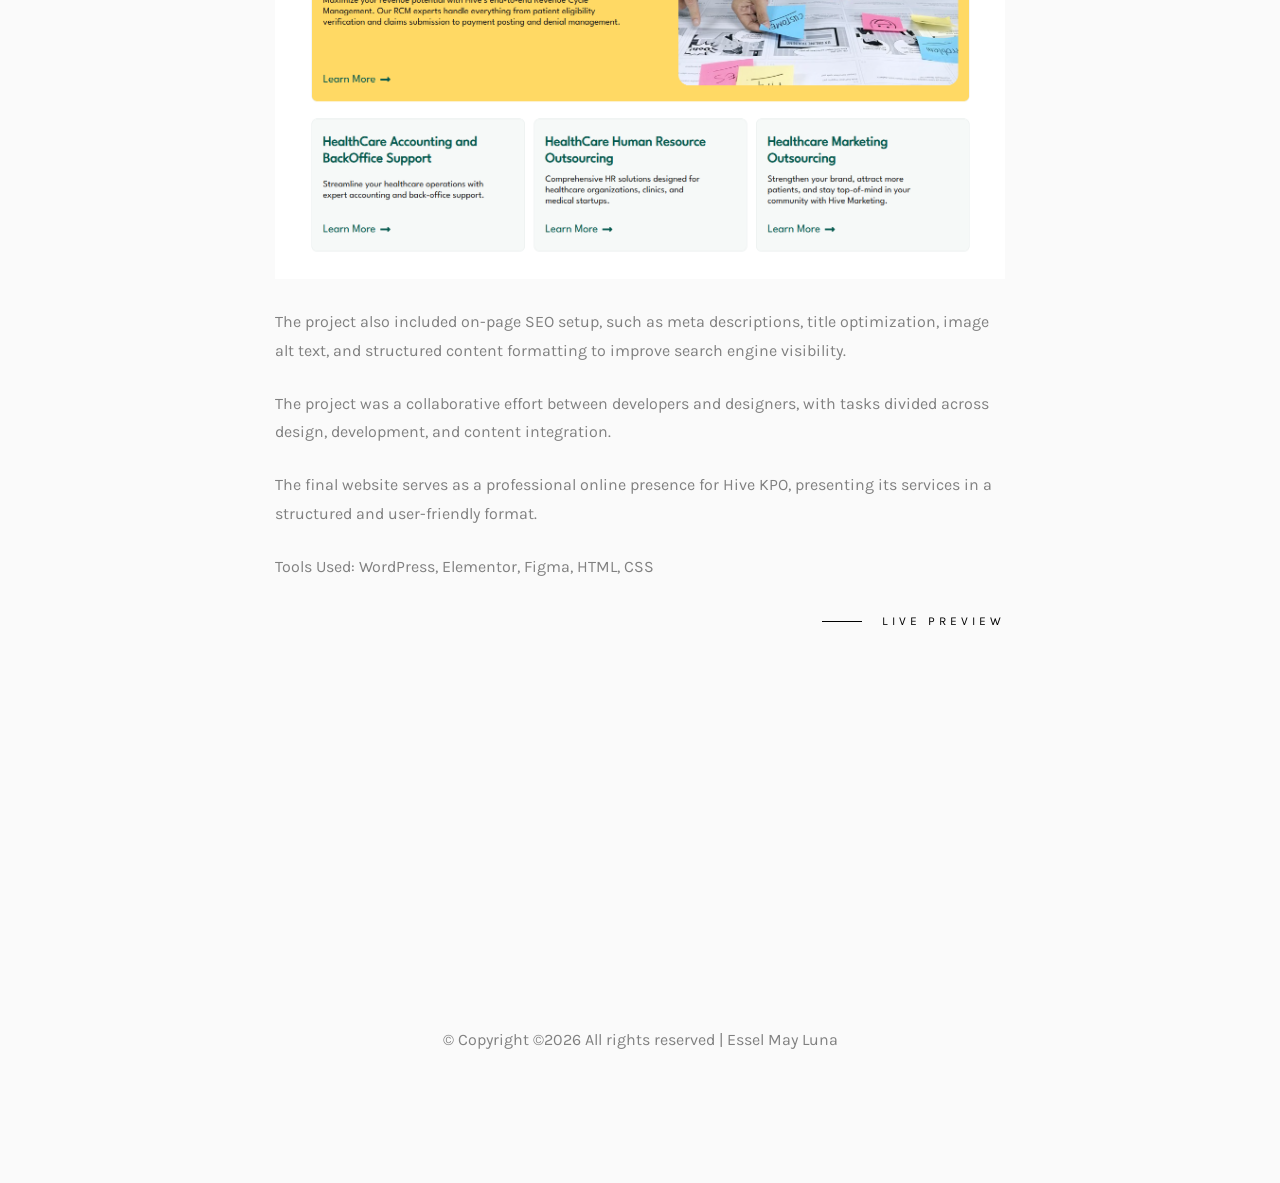
<file: portfolio/work-4-hivekpo.html>
<!DOCTYPE HTML>
<html>
	<head>
	<meta charset="utf-8">
	<meta http-equiv="X-UA-Compatible" content="IE=edge">
	<title>Essel Luna - Portfolio</title>
	<meta name="viewport" content="width=device-width, initial-scale=1">
	<meta name="description" content="" />
	<meta name="keywords" content="" />
	<meta name="author" content="" />

  <!-- Facebook and Twitter integration -->
	<meta property="og:title" content=""/>
	<meta property="og:image" content=""/>
	<meta property="og:url" content=""/>
	<meta property="og:site_name" content=""/>
	<meta property="og:description" content=""/>
	<meta name="twitter:title" content="" />
	<meta name="twitter:image" content="" />
	<meta name="twitter:url" content="" />
	<meta name="twitter:card" content="" />

	<!-- Place favicon.ico and apple-touch-icon.png in the root directory -->
	<link rel="shortcut icon" href="favicon.ico">

	<link href="https://fonts.googleapis.com/css?family=Karla:400,700" rel="stylesheet">
	<link href="https://fonts.googleapis.com/css?family=Playfair+Display:400,400i,700" rel="stylesheet">
	
	<!-- Animate.css -->
	<link rel="stylesheet" href="css/animate.css">
	<!-- Icomoon Icon Fonts-->
	<link rel="stylesheet" href="css/icomoon.css">
	<!-- Bootstrap  -->
	<link rel="stylesheet" href="css/bootstrap.css">
	<!-- Owl Carousel -->
	<link rel="stylesheet" href="css/owl.carousel.min.css">
	<link rel="stylesheet" href="css/owl.theme.default.min.css">
	<!-- Magnific Popup -->
	<link rel="stylesheet" href="css/magnific-popup.css">

	<link rel="stylesheet" href="css/style.css">


	<!-- Modernizr JS -->
	<script src="js/modernizr-2.6.2.min.js"></script>
	<!-- FOR IE9 below -->
	<!--[if lt IE 9]>
	<script src="js/respond.min.js"></script>
	<![endif]-->

	</head>
	<body>

	<nav id="colorlib-main-nav" role="navigation">
		<a href="#" class="js-colorlib-nav-toggle colorlib-nav-toggle active"><i></i></a>
		<div class="js-fullheight colorlib-table">
			<div class="colorlib-table-cell js-fullheight">
				<div class="row">
					<!-- <div class="col-md-12">
						<div class="form-group">
							<input type="text" class="form-control" id="search" placeholder="Enter any key to search...">
							<button type="submit" class="btn btn-primary"><i class="icon-search3"></i></button>
						</div>
					</div> -->
				</div>
				<div class="row">
					<div class="col-md-12">
						<ul>
							<li><a href="index.html">Home</a></li>
							<li><a href="work.html">Work</a></li>
							<li><a href="about.html">About</a></li>
						</ul>
					</div>
				</div>
				<div class="row">
					<div class="col-md-12">
						<h2 class="head-title">Works</h2>
						<a href="images/proj-1.png" class="gallery image-popup-link text-center" style="background-image: url(images/work-1.png);">
							<span><i class="icon-search3"></i></span>
						</a>
						<a href="images/proj-2.png" class="gallery image-popup-link text-center" style="background-image: url(images/work-2.png);">
							<span><i class="icon-search3"></i></span>
						</a>
						<a href="images/proj-3.png" class="gallery image-popup-link text-center" style="background-image: url(images/work-3.png);">
							<span><i class="icon-search3"></i></span>
						</a>
						<a href="images/proj-4.png" class="gallery image-popup-link text-center" style="background-image: url(images/work-4.png);">
							<span><i class="icon-search3"></i></span>
						</a>
					</div>
				</div>
			</div>
		</div>
	</nav>
	
	<div id="colorlib-page">
		<header>
			<div class="container">
				<div class="row">
					<div class="col-md-12">
						<div class="colorlib-navbar-brand">
							<a class="colorlib-logo" href="index.html"><span>lu</span><span>na</span></a>
						</div>
						<a href="#" class="js-colorlib-nav-toggle colorlib-nav-toggle"><i></i></a>
					</div>
				</div>
			</div>
		</header>
		<div id="colorlib-work">
			<div class="container">
				<div class="row text-center">
					<h2 class="bold">Works</h2>
				</div>
				<div class="row">
					<div class="col-md-12 col-md-offset-0 text-center animate-box intro-heading">
						<span>Portfolio</span>
						<h2>Featured Project</h2>
					</div>
				</div>
				<div class="row">
					<div class="col-md-12">
						<div class="rotate">
							<h2 class="heading">Portfolio</h2>
						</div>
					</div>
				</div>
				<div class="row">
					<div class="col-md-12">
						<div class="work-entry animate-box">
							<a href="work.html" class="work-img" style="background-image: url(images/hive-1.png);">
							</a>
							<div class="col-md-8 col-md-offset-2">
								<div class="desc">
									<h2>Hive KPO Corporate Website</h2>
									<p>This project is a corporate WordPress website developed for Hive KPO, a business process outsourcing company, designed to showcase services, company profile, and corporate information.</p>
									<p>I contributed as part of a development team, focusing on front-end page building and customization using WordPress and Elementor. My responsibilities included creating responsive page layouts, structuring content sections, and ensuring design accuracy based on provided mockups.</p>
									<p>I worked on building key pages such as company overview and service sections, ensuring consistency in layout, responsiveness, and usability across devices.</p>
									<img class="img-responsive" src="images/hive-2.png" alt="html5 bootstrap template by colorlib.com"><br>
									<p>The project also included on-page SEO setup, such as meta descriptions, title optimization, image alt text, and structured content formatting to improve search engine visibility.</p>
									<p>The project was a collaborative effort between developers and designers, with tasks divided across design, development, and content integration.</p>
									<p>The final website serves as a professional online presence for Hive KPO, presenting its services in a structured and user-friendly format.</p>
									<p class="highlights">Tools Used: WordPress, Elementor, Figma, HTML, CSS</p>
									<p class="read"><a href="https://hivekpo.com/">Live Preview</a></p>
								</div>
							</div>
						</div>
					</div>
				</div>
			</div>
		</div>

		<footer>
			<div id="footer">
				<div class="container">
					<div class="row">
						<div class="col-md-12 text-center">
							<p>
								&copy; <!-- Link back to Colorlib can't be removed. Template is licensed under CC BY 3.0. -->
Copyright &copy;<script>document.write(new Date().getFullYear());</script> All rights reserved | Essel May Luna</a>
<!-- Link back to Colorlib can't be removed. Template is licensed under CC BY 3.0. -->
							</p>
						</div>
					</div>
				</div>
			</div>
		</footer>
	
	</div>

	<!-- jQuery -->
	<script src="js/jquery.min.js"></script>
	<!-- jQuery Easing -->
	<script src="js/jquery.easing.1.3.js"></script>
	<!-- Bootstrap -->
	<script src="js/bootstrap.min.js"></script>
	<!-- Waypoints -->
	<script src="js/jquery.waypoints.min.js"></script>
	<!-- Owl Carousel -->
	<script src="js/owl.carousel.min.js"></script>
	<!-- Magnific Popup -->
	<script src="js/jquery.magnific-popup.min.js"></script>
	<script src="js/magnific-popup-options.js"></script>

	<!-- Main JS (Do not remove) -->
	<script src="js/main.js"></script>

	</body>
</html>
</file>
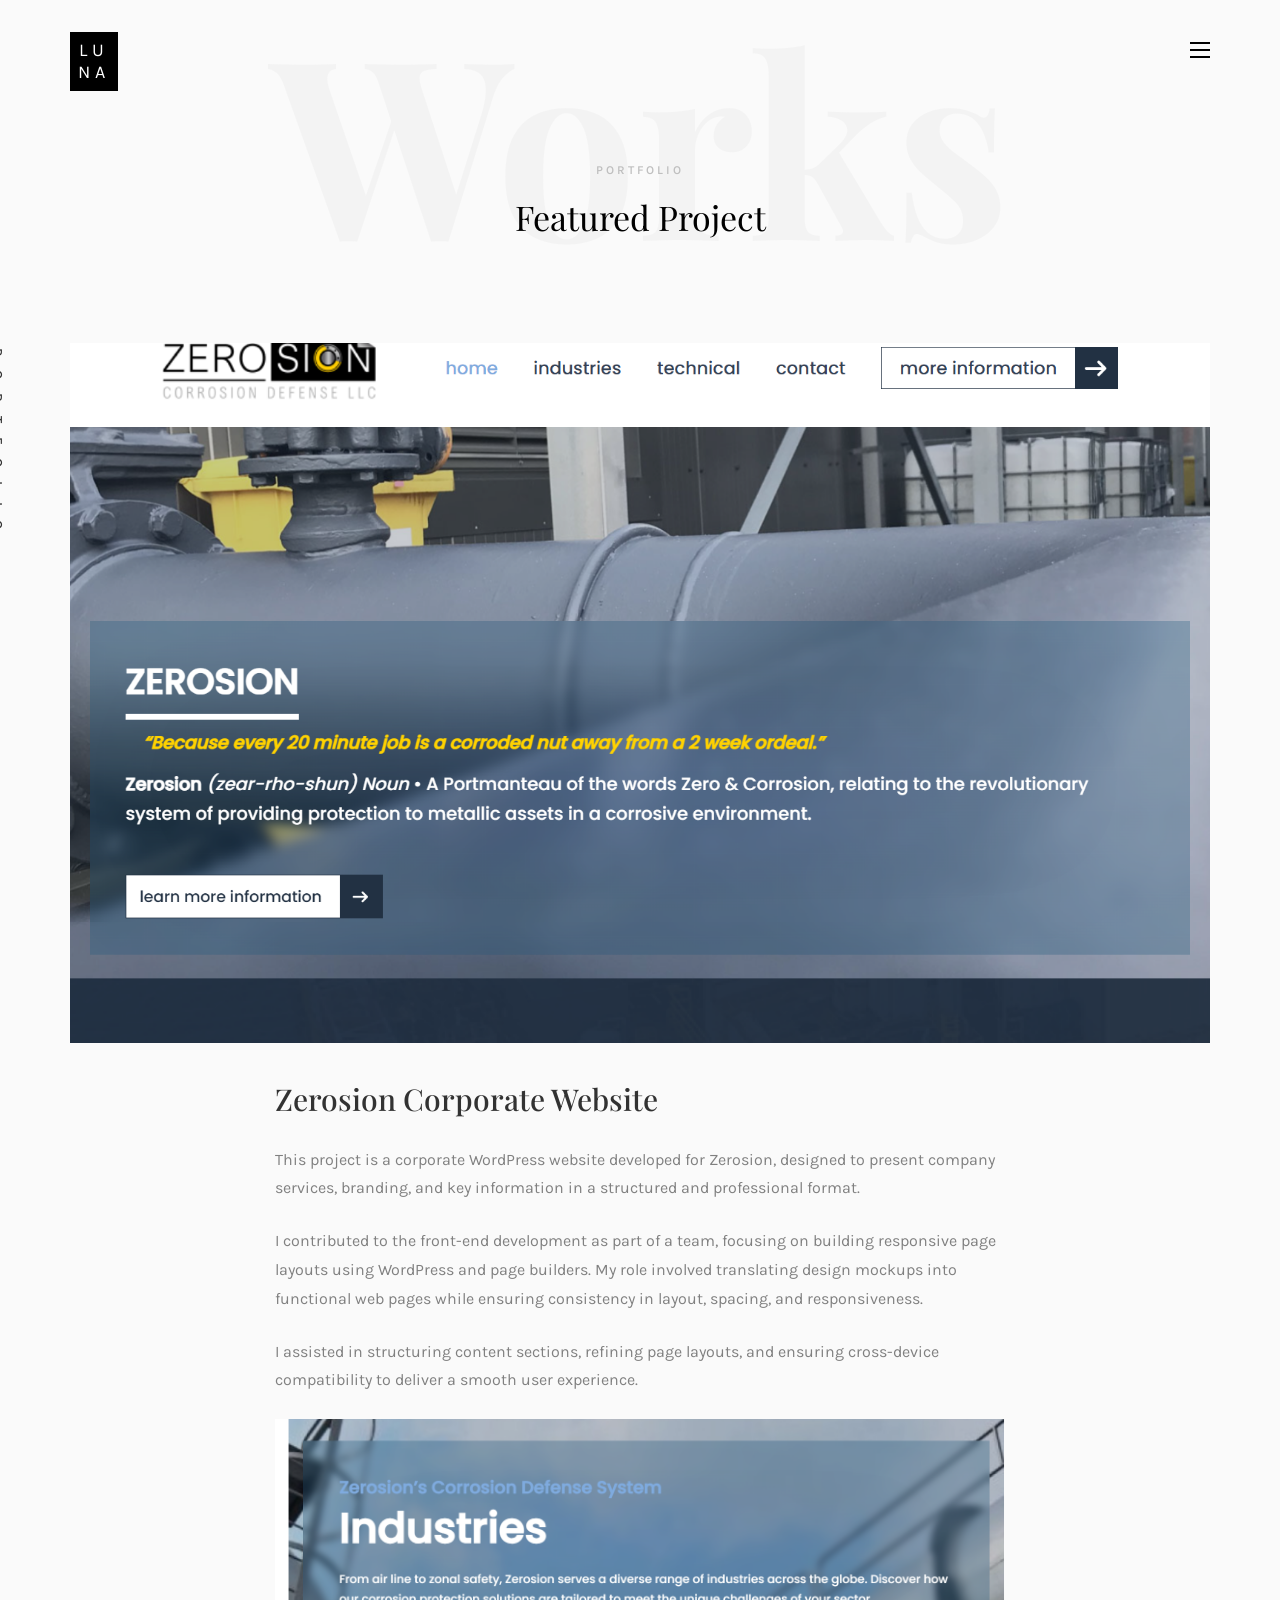
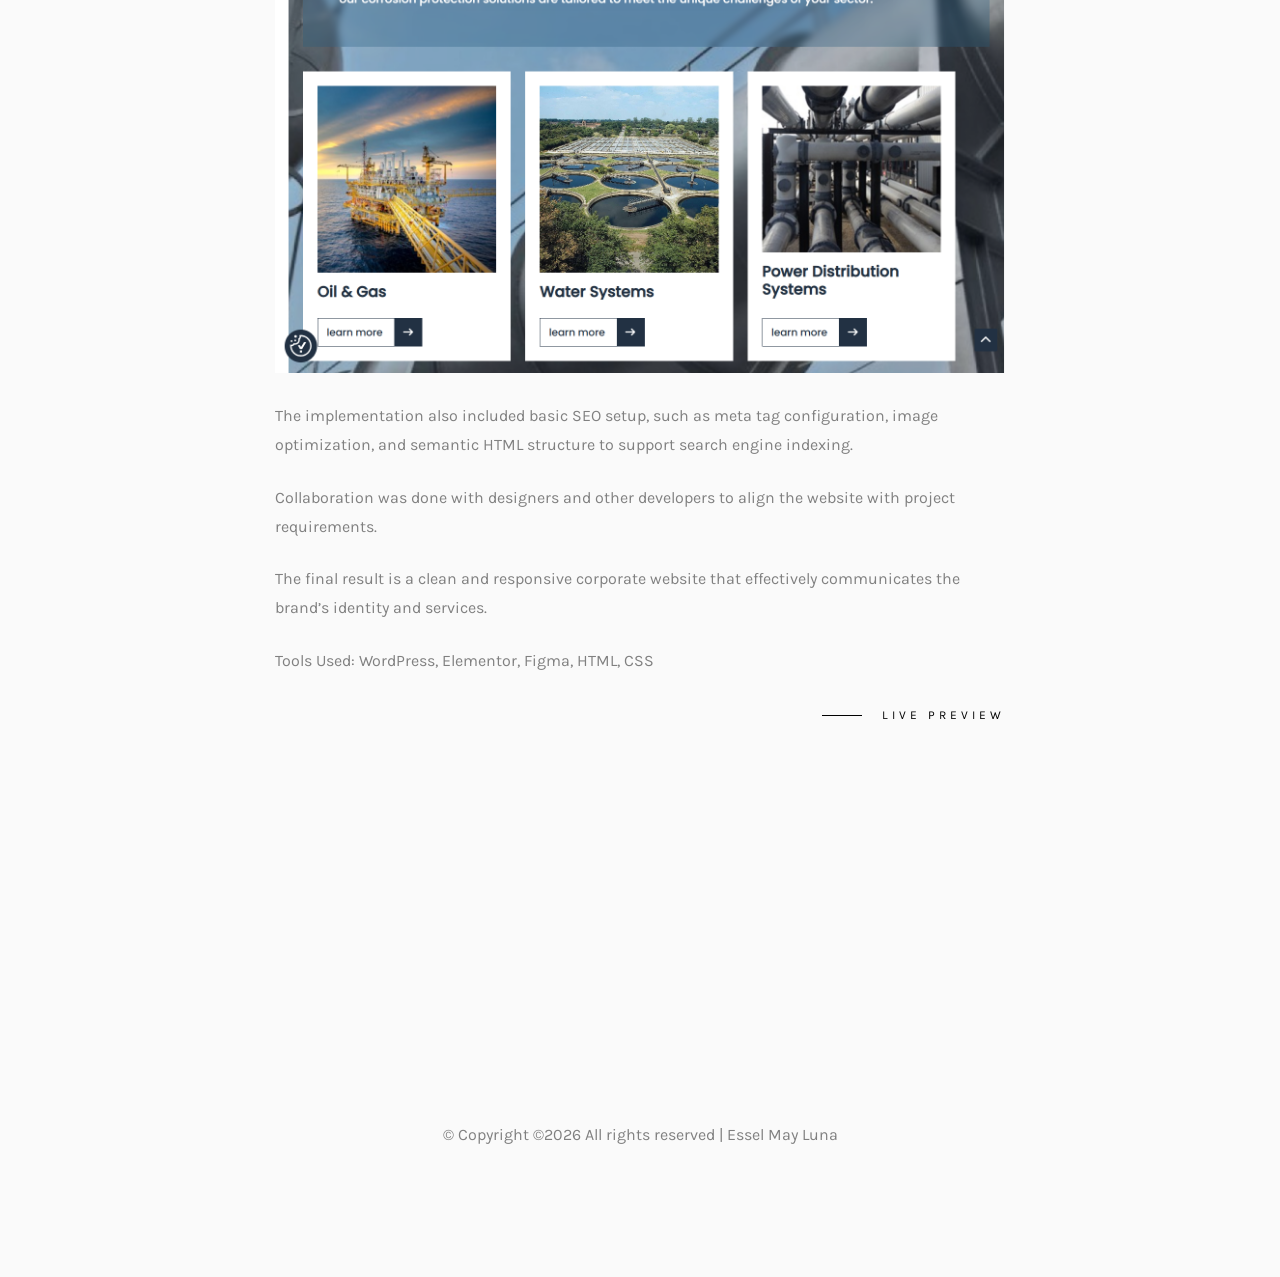
<file: portfolio/work-5-zerosion.html>
<!DOCTYPE HTML>
<html>
	<head>
	<meta charset="utf-8">
	<meta http-equiv="X-UA-Compatible" content="IE=edge">
	<title>Essel Luna - Portfolio</title>
	<meta name="viewport" content="width=device-width, initial-scale=1">
	<meta name="description" content="" />
	<meta name="keywords" content="" />
	<meta name="author" content="" />

  <!-- Facebook and Twitter integration -->
	<meta property="og:title" content=""/>
	<meta property="og:image" content=""/>
	<meta property="og:url" content=""/>
	<meta property="og:site_name" content=""/>
	<meta property="og:description" content=""/>
	<meta name="twitter:title" content="" />
	<meta name="twitter:image" content="" />
	<meta name="twitter:url" content="" />
	<meta name="twitter:card" content="" />

	<!-- Place favicon.ico and apple-touch-icon.png in the root directory -->
	<link rel="shortcut icon" href="favicon.ico">

	<link href="https://fonts.googleapis.com/css?family=Karla:400,700" rel="stylesheet">
	<link href="https://fonts.googleapis.com/css?family=Playfair+Display:400,400i,700" rel="stylesheet">
	
	<!-- Animate.css -->
	<link rel="stylesheet" href="css/animate.css">
	<!-- Icomoon Icon Fonts-->
	<link rel="stylesheet" href="css/icomoon.css">
	<!-- Bootstrap  -->
	<link rel="stylesheet" href="css/bootstrap.css">
	<!-- Owl Carousel -->
	<link rel="stylesheet" href="css/owl.carousel.min.css">
	<link rel="stylesheet" href="css/owl.theme.default.min.css">
	<!-- Magnific Popup -->
	<link rel="stylesheet" href="css/magnific-popup.css">

	<link rel="stylesheet" href="css/style.css">


	<!-- Modernizr JS -->
	<script src="js/modernizr-2.6.2.min.js"></script>
	<!-- FOR IE9 below -->
	<!--[if lt IE 9]>
	<script src="js/respond.min.js"></script>
	<![endif]-->

	</head>
	<body>

	<nav id="colorlib-main-nav" role="navigation">
		<a href="#" class="js-colorlib-nav-toggle colorlib-nav-toggle active"><i></i></a>
		<div class="js-fullheight colorlib-table">
			<div class="colorlib-table-cell js-fullheight">
				<div class="row">
					<!-- <div class="col-md-12">
						<div class="form-group">
							<input type="text" class="form-control" id="search" placeholder="Enter any key to search...">
							<button type="submit" class="btn btn-primary"><i class="icon-search3"></i></button>
						</div>
					</div> -->
				</div>
				<div class="row">
					<div class="col-md-12">
						<ul>
							<li><a href="index.html">Home</a></li>
							<li><a href="work.html">Work</a></li>
							<li><a href="about.html">About</a></li>
						</ul>
					</div>
				</div>
				<div class="row">
					<div class="col-md-12">
						<h2 class="head-title">Works</h2>
						<a href="images/proj-1.png" class="gallery image-popup-link text-center" style="background-image: url(images/work-1.png);">
							<span><i class="icon-search3"></i></span>
						</a>
						<a href="images/proj-2.png" class="gallery image-popup-link text-center" style="background-image: url(images/work-2.png);">
							<span><i class="icon-search3"></i></span>
						</a>
						<a href="images/proj-3.png" class="gallery image-popup-link text-center" style="background-image: url(images/work-3.png);">
							<span><i class="icon-search3"></i></span>
						</a>
						<a href="images/proj-4.png" class="gallery image-popup-link text-center" style="background-image: url(images/work-4.png);">
							<span><i class="icon-search3"></i></span>
						</a>
					</div>
				</div>
			</div>
		</div>
	</nav>
	
	<div id="colorlib-page">
		<header>
			<div class="container">
				<div class="row">
					<div class="col-md-12">
						<div class="colorlib-navbar-brand">
							<a class="colorlib-logo" href="index.html"><span>lu</span><span>na</span></a>
						</div>
						<a href="#" class="js-colorlib-nav-toggle colorlib-nav-toggle"><i></i></a>
					</div>
				</div>
			</div>
		</header>
		<div id="colorlib-work">
			<div class="container">
				<div class="row text-center">
					<h2 class="bold">Works</h2>
				</div>
				<div class="row">
					<div class="col-md-12 col-md-offset-0 text-center animate-box intro-heading">
						<span>Portfolio</span>
						<h2>Featured Project</h2>
					</div>
				</div>
				<div class="row">
					<div class="col-md-12">
						<div class="rotate">
							<h2 class="heading">Portfolio</h2>
						</div>
					</div>
				</div>
				<div class="row">
					<div class="col-md-12">
						<div class="work-entry animate-box">
							<a href="work.html" class="work-img" style="background-image: url(images/zerosion-1.png);">
							</a>
							<div class="col-md-8 col-md-offset-2">
								<div class="desc">
									<h2>Zerosion Corporate Website</h2>
									<p>This project is a corporate WordPress website developed for Zerosion, designed to present company services, branding, and key information in a structured and professional format.</p>
									<p>I contributed to the front-end development as part of a team, focusing on building responsive page layouts using WordPress and page builders. My role involved translating design mockups into functional web pages while ensuring consistency in layout, spacing, and responsiveness.</p>
									<p>I assisted in structuring content sections, refining page layouts, and ensuring cross-device compatibility to deliver a smooth user experience.</p>
									<img class="img-responsive" src="images/zerosion-2.png" alt="html5 bootstrap template by colorlib.com"><br>
									<p>The implementation also included basic SEO setup, such as meta tag configuration, image optimization, and semantic HTML structure to support search engine indexing.</p>
									<p>Collaboration was done with designers and other developers to align the website with project requirements.</p>
									<p>The final result is a clean and responsive corporate website that effectively communicates the brand’s identity and services.</p>
									<p class="highlights">Tools Used: WordPress, Elementor, Figma, HTML, CSS</p>
									<p class="read"><a href="https://zerosion.us/">Live Preview</a></p>
								</div>
							</div>
						</div>
					</div>
				</div>
			</div>
		</div>

		<footer>
			<div id="footer">
				<div class="container">
					<div class="row">
						<div class="col-md-12 text-center">
							<p>
								&copy; <!-- Link back to Colorlib can't be removed. Template is licensed under CC BY 3.0. -->
Copyright &copy;<script>document.write(new Date().getFullYear());</script> All rights reserved | Essel May Luna</a>
<!-- Link back to Colorlib can't be removed. Template is licensed under CC BY 3.0. -->
							</p>
						</div>
					</div>
				</div>
			</div>
		</footer>
	
	</div>

	<!-- jQuery -->
	<script src="js/jquery.min.js"></script>
	<!-- jQuery Easing -->
	<script src="js/jquery.easing.1.3.js"></script>
	<!-- Bootstrap -->
	<script src="js/bootstrap.min.js"></script>
	<!-- Waypoints -->
	<script src="js/jquery.waypoints.min.js"></script>
	<!-- Owl Carousel -->
	<script src="js/owl.carousel.min.js"></script>
	<!-- Magnific Popup -->
	<script src="js/jquery.magnific-popup.min.js"></script>
	<script src="js/magnific-popup-options.js"></script>

	<!-- Main JS (Do not remove) -->
	<script src="js/main.js"></script>

	</body>
</html>
</file>
<file: css/icomoon.css>
@font-face {
  font-family: 'icomoon';
  src:  url('fonts/icomoon.eot?tmere9');
  src:  url('fonts/icomoon.eot?tmere9#iefix') format('embedded-opentype'),
    url('fonts/icomoon.ttf?tmere9') format('truetype'),
    url('fonts/icomoon.woff?tmere9') format('woff'),
    url('fonts/icomoon.svg?tmere9#icomoon') format('svg');
  font-weight: normal;
  font-style: normal;
}

[class^="icon-"], [class*=" icon-"] {
  /* use !important to prevent issues with browser extensions that change fonts */
  font-family: 'icomoon' !important;
  speak: none;
  font-style: normal;
  font-weight: normal;
  font-variant: normal;
  text-transform: none;
  line-height: 1;

  /* Better Font Rendering =========== */
  -webkit-font-smoothing: antialiased;
  -moz-osx-font-smoothing: grayscale;
}

.icon-activity:before {
  content: "\e900";
}
.icon-airplay:before {
  content: "\e901";
}
.icon-alert-circle:before {
  content: "\e902";
}
.icon-alert-octagon:before {
  content: "\e903";
}
.icon-alert-triangle:before {
  content: "\e904";
}
.icon-align-center:before {
  content: "\e905";
}
.icon-align-justify:before {
  content: "\e906";
}
.icon-align-left:before {
  content: "\e907";
}
.icon-align-right:before {
  content: "\e908";
}
.icon-anchor:before {
  content: "\e909";
}
.icon-aperture:before {
  content: "\e90a";
}
.icon-arrow-down3:before {
  content: "\e90b";
}
.icon-arrow-down-circle:before {
  content: "\e90c";
}
.icon-arrow-down-left3:before {
  content: "\e90d";
}
.icon-arrow-down-right3:before {
  content: "\e90e";
}
.icon-arrow-left3:before {
  content: "\e90f";
}
.icon-arrow-left-circle:before {
  content: "\e910";
}
.icon-arrow-right3:before {
  content: "\e911";
}
.icon-arrow-right-circle:before {
  content: "\e912";
}
.icon-arrow-up3:before {
  content: "\e913";
}
.icon-arrow-up-circle:before {
  content: "\e914";
}
.icon-arrow-up-left3:before {
  content: "\e915";
}
.icon-arrow-up-right3:before {
  content: "\e916";
}
.icon-at-sign:before {
  content: "\e917";
}
.icon-award:before {
  content: "\e918";
}
.icon-bar-chart:before {
  content: "\e919";
}
.icon-bar-chart-2:before {
  content: "\e91a";
}
.icon-battery:before {
  content: "\e91b";
}
.icon-battery-charging:before {
  content: "\e91c";
}
.icon-bell2:before {
  content: "\e91d";
}
.icon-bell-off:before {
  content: "\e91e";
}
.icon-bluetooth:before {
  content: "\e91f";
}
.icon-bold2:before {
  content: "\e920";
}
.icon-book2:before {
  content: "\e921";
}
.icon-book-open:before {
  content: "\e922";
}
.icon-bookmark2:before {
  content: "\e923";
}
.icon-box:before {
  content: "\e924";
}
.icon-briefcase2:before {
  content: "\e925";
}
.icon-calendar2:before {
  content: "\e926";
}
.icon-camera2:before {
  content: "\e927";
}
.icon-camera-off:before {
  content: "\e928";
}
.icon-cast:before {
  content: "\e929";
}
.icon-check:before {
  content: "\e92a";
}
.icon-check-circle:before {
  content: "\e92b";
}
.icon-check-square:before {
  content: "\e92c";
}
.icon-chevron-down:before {
  content: "\e92d";
}
.icon-chevron-left:before {
  content: "\e92e";
}
.icon-chevron-right:before {
  content: "\e92f";
}
.icon-chevron-up:before {
  content: "\e930";
}
.icon-chevrons-down:before {
  content: "\e931";
}
.icon-chevrons-left:before {
  content: "\e932";
}
.icon-chevrons-right:before {
  content: "\e933";
}
.icon-chevrons-up:before {
  content: "\e934";
}
.icon-chrome2:before {
  content: "\e935";
}
.icon-circle:before {
  content: "\e936";
}
.icon-clipboard2:before {
  content: "\e937";
}
.icon-clock3:before {
  content: "\e938";
}
.icon-cloud2:before {
  content: "\e939";
}
.icon-cloud-drizzle:before {
  content: "\e93a";
}
.icon-cloud-lightning:before {
  content: "\e93b";
}
.icon-cloud-off:before {
  content: "\e93c";
}
.icon-cloud-rain:before {
  content: "\e93d";
}
.icon-cloud-snow:before {
  content: "\e93e";
}
.icon-code:before {
  content: "\e93f";
}
.icon-codepen2:before {
  content: "\e940";
}
.icon-command2:before {
  content: "\e941";
}
.icon-compass3:before {
  content: "\e942";
}
.icon-copy2:before {
  content: "\e943";
}
.icon-corner-down-left:before {
  content: "\e944";
}
.icon-corner-down-right:before {
  content: "\e945";
}
.icon-corner-left-down:before {
  content: "\e946";
}
.icon-corner-left-up:before {
  content: "\e947";
}
.icon-corner-right-down:before {
  content: "\e948";
}
.icon-corner-right-up:before {
  content: "\e949";
}
.icon-corner-up-left:before {
  content: "\e94a";
}
.icon-corner-up-right:before {
  content: "\e94b";
}
.icon-cpu:before {
  content: "\e94c";
}
.icon-credit-card2:before {
  content: "\e94d";
}
.icon-crop2:before {
  content: "\e94e";
}
.icon-crosshair:before {
  content: "\e94f";
}
.icon-database2:before {
  content: "\e950";
}
.icon-delete:before {
  content: "\e951";
}
.icon-disc:before {
  content: "\e952";
}
.icon-dollar-sign:before {
  content: "\e953";
}
.icon-download4:before {
  content: "\e954";
}
.icon-download-cloud:before {
  content: "\e955";
}
.icon-droplet2:before {
  content: "\e956";
}
.icon-edit:before {
  content: "\e957";
}
.icon-edit-2:before {
  content: "\e958";
}
.icon-edit-3:before {
  content: "\e959";
}
.icon-external-link:before {
  content: "\e95a";
}
.icon-eye2:before {
  content: "\e95b";
}
.icon-eye-off:before {
  content: "\e95c";
}
.icon-facebook3:before {
  content: "\e95d";
}
.icon-fast-forward:before {
  content: "\e95e";
}
.icon-feather:before {
  content: "\e95f";
}
.icon-file:before {
  content: "\e960";
}
.icon-file-minus:before {
  content: "\e961";
}
.icon-file-plus:before {
  content: "\e962";
}
.icon-file-text3:before {
  content: "\e963";
}
.icon-film2:before {
  content: "\e964";
}
.icon-filter2:before {
  content: "\e965";
}
.icon-flag2:before {
  content: "\e966";
}
.icon-folder2:before {
  content: "\e967";
}
.icon-folder-minus2:before {
  content: "\e968";
}
.icon-folder-plus2:before {
  content: "\e969";
}
.icon-git-branch:before {
  content: "\e96a";
}
.icon-git-commit:before {
  content: "\e96b";
}
.icon-git-merge:before {
  content: "\e96c";
}
.icon-git-pull-request:before {
  content: "\e96d";
}
.icon-github2:before {
  content: "\e96e";
}
.icon-gitlab:before {
  content: "\e96f";
}
.icon-globe:before {
  content: "\e970";
}
.icon-grid:before {
  content: "\e971";
}
.icon-hard-drive:before {
  content: "\e972";
}
.icon-hash:before {
  content: "\e973";
}
.icon-headphones2:before {
  content: "\e974";
}
.icon-heart2:before {
  content: "\e975";
}
.icon-help-circle:before {
  content: "\e976";
}
.icon-home4:before {
  content: "\e977";
}
.icon-image2:before {
  content: "\e978";
}
.icon-inbox:before {
  content: "\e979";
}
.icon-info2:before {
  content: "\e97a";
}
.icon-instagram2:before {
  content: "\e97b";
}
.icon-italic2:before {
  content: "\e97c";
}
.icon-layers:before {
  content: "\e97d";
}
.icon-layout:before {
  content: "\e97e";
}
.icon-life-buoy:before {
  content: "\e97f";
}
.icon-link2:before {
  content: "\e980";
}
.icon-link-2:before {
  content: "\e981";
}
.icon-linkedin3:before {
  content: "\e982";
}
.icon-list3:before {
  content: "\e983";
}
.icon-loader:before {
  content: "\e984";
}
.icon-lock2:before {
  content: "\e985";
}
.icon-log-in:before {
  content: "\e986";
}
.icon-log-out:before {
  content: "\e987";
}
.icon-mail5:before {
  content: "\e988";
}
.icon-map3:before {
  content: "\e989";
}
.icon-map-pin:before {
  content: "\e98a";
}
.icon-maximize:before {
  content: "\e98b";
}
.icon-maximize-2:before {
  content: "\e98c";
}
.icon-menu5:before {
  content: "\e98d";
}
.icon-message-circle:before {
  content: "\e98e";
}
.icon-message-square:before {
  content: "\e98f";
}
.icon-mic2:before {
  content: "\e990";
}
.icon-mic-off:before {
  content: "\e991";
}
.icon-minimize:before {
  content: "\e992";
}
.icon-minimize-2:before {
  content: "\e993";
}
.icon-minus2:before {
  content: "\e994";
}
.icon-minus-circle:before {
  content: "\e995";
}
.icon-minus-square:before {
  content: "\e996";
}
.icon-monitor:before {
  content: "\e997";
}
.icon-moon:before {
  content: "\e998";
}
.icon-more-horizontal:before {
  content: "\e999";
}
.icon-more-vertical:before {
  content: "\e99a";
}
.icon-move:before {
  content: "\e99b";
}
.icon-music2:before {
  content: "\e99c";
}
.icon-navigation:before {
  content: "\e99d";
}
.icon-navigation-2:before {
  content: "\e99e";
}
.icon-octagon:before {
  content: "\e99f";
}
.icon-package:before {
  content: "\e9a0";
}
.icon-paperclip:before {
  content: "\e9a1";
}
.icon-pause3:before {
  content: "\e9a2";
}
.icon-pause-circle:before {
  content: "\e9a3";
}
.icon-percent:before {
  content: "\e9a4";
}
.icon-phone2:before {
  content: "\e9a5";
}
.icon-phone-call:before {
  content: "\e9a6";
}
.icon-phone-forwarded:before {
  content: "\e9a7";
}
.icon-phone-incoming:before {
  content: "\e9a8";
}
.icon-phone-missed:before {
  content: "\e9a9";
}
.icon-phone-off:before {
  content: "\e9aa";
}
.icon-phone-outgoing:before {
  content: "\e9ab";
}
.icon-pie-chart2:before {
  content: "\e9ac";
}
.icon-play4:before {
  content: "\e9ad";
}
.icon-play-circle:before {
  content: "\e9ae";
}
.icon-plus2:before {
  content: "\e9af";
}
.icon-plus-circle:before {
  content: "\e9b0";
}
.icon-plus-square:before {
  content: "\e9b1";
}
.icon-pocket:before {
  content: "\e9b2";
}
.icon-power2:before {
  content: "\e9b3";
}
.icon-printer2:before {
  content: "\e9b4";
}
.icon-radio:before {
  content: "\e9b5";
}
.icon-refresh-ccw:before {
  content: "\e9b6";
}
.icon-refresh-cw:before {
  content: "\e9b7";
}
.icon-repeat:before {
  content: "\e9b8";
}
.icon-rewind:before {
  content: "\e9b9";
}
.icon-rotate-ccw:before {
  content: "\e9ba";
}
.icon-rotate-cw:before {
  content: "\e9bb";
}
.icon-rss3:before {
  content: "\e9bc";
}
.icon-save:before {
  content: "\e9bd";
}
.icon-scissors2:before {
  content: "\e9be";
}
.icon-search2:before {
  content: "\e9bf";
}
.icon-send:before {
  content: "\e9c0";
}
.icon-server:before {
  content: "\e9c1";
}
.icon-settings:before {
  content: "\e9c2";
}
.icon-share3:before {
  content: "\e9c3";
}
.icon-share-2:before {
  content: "\e9c4";
}
.icon-shield2:before {
  content: "\e9c5";
}
.icon-shield-off:before {
  content: "\e9c6";
}
.icon-shopping-bag:before {
  content: "\e9c7";
}
.icon-shopping-cart:before {
  content: "\e9c8";
}
.icon-shuffle2:before {
  content: "\e9c9";
}
.icon-sidebar:before {
  content: "\e9ca";
}
.icon-skip-back:before {
  content: "\e9cb";
}
.icon-skip-forward:before {
  content: "\e9cc";
}
.icon-slack:before {
  content: "\e9cd";
}
.icon-slash:before {
  content: "\e9ce";
}
.icon-sliders:before {
  content: "\e9cf";
}
.icon-smartphone:before {
  content: "\e9d0";
}
.icon-speaker:before {
  content: "\e9d1";
}
.icon-square:before {
  content: "\e9d2";
}
.icon-star:before {
  content: "\e9d3";
}
.icon-stop-circle:before {
  content: "\e9d4";
}
.icon-sun2:before {
  content: "\e9d5";
}
.icon-sunrise:before {
  content: "\e9d6";
}
.icon-sunset:before {
  content: "\e9d7";
}
.icon-tablet2:before {
  content: "\e9d8";
}
.icon-tag:before {
  content: "\e9d9";
}
.icon-target2:before {
  content: "\e9da";
}
.icon-terminal2:before {
  content: "\e9db";
}
.icon-thermometer:before {
  content: "\e9dc";
}
.icon-thumbs-down:before {
  content: "\e9dd";
}
.icon-thumbs-up:before {
  content: "\e9de";
}
.icon-toggle-left:before {
  content: "\e9df";
}
.icon-toggle-right:before {
  content: "\e9e0";
}
.icon-trash:before {
  content: "\e9e1";
}
.icon-trash-2:before {
  content: "\e9e2";
}
.icon-trending-down:before {
  content: "\e9e3";
}
.icon-trending-up:before {
  content: "\e9e4";
}
.icon-triangle:before {
  content: "\e9e5";
}
.icon-truck2:before {
  content: "\e9e6";
}
.icon-tv2:before {
  content: "\e9e7";
}
.icon-twitter2:before {
  content: "\e9e8";
}
.icon-type:before {
  content: "\e9e9";
}
.icon-umbrella:before {
  content: "\e9ea";
}
.icon-underline2:before {
  content: "\e9eb";
}
.icon-unlock:before {
  content: "\e9ec";
}
.icon-upload4:before {
  content: "\e9ed";
}
.icon-upload-cloud:before {
  content: "\e9ee";
}
.icon-user2:before {
  content: "\e9ef";
}
.icon-user-check2:before {
  content: "\e9f0";
}
.icon-user-minus2:before {
  content: "\e9f1";
}
.icon-user-plus2:before {
  content: "\e9f2";
}
.icon-user-x:before {
  content: "\e9f3";
}
.icon-users2:before {
  content: "\e9f4";
}
.icon-video:before {
  content: "\e9f5";
}
.icon-video-off:before {
  content: "\e9f6";
}
.icon-voicemail:before {
  content: "\e9f7";
}
.icon-volume:before {
  content: "\e9f8";
}
.icon-volume-1:before {
  content: "\e9f9";
}
.icon-volume-2:before {
  content: "\e9fa";
}
.icon-volume-x:before {
  content: "\e9fb";
}
.icon-watch:before {
  content: "\e9fc";
}
.icon-wifi:before {
  content: "\e9fd";
}
.icon-wifi-off:before {
  content: "\e9fe";
}
.icon-wind:before {
  content: "\e9ff";
}
.icon-x:before {
  content: "\ea00";
}
.icon-x-circle:before {
  content: "\ea01";
}
.icon-x-square:before {
  content: "\ea02";
}
.icon-zap:before {
  content: "\ea03";
}
.icon-zap-off:before {
  content: "\ea04";
}
.icon-zoom-in2:before {
  content: "\ea05";
}
.icon-zoom-out2:before {
  content: "\ea06";
}
.icon-times:before {
  content: "\ea07";
}
.icon-tick:before {
  content: "\ea08";
}
.icon-plus3:before {
  content: "\ea09";
}
.icon-minus3:before {
  content: "\ea0a";
}
.icon-equals:before {
  content: "\ea0b";
}
.icon-divide:before {
  content: "\ea0c";
}
.icon-chevron-right2:before {
  content: "\ea0d";
}
.icon-chevron-left2:before {
  content: "\ea0e";
}
.icon-arrow-right-thick:before {
  content: "\ea0f";
}
.icon-arrow-left-thick:before {
  content: "\ea10";
}
.icon-th-small:before {
  content: "\ea11";
}
.icon-th-menu:before {
  content: "\ea12";
}
.icon-th-list:before {
  content: "\ea13";
}
.icon-th-large:before {
  content: "\ea14";
}
.icon-home5:before {
  content: "\ea15";
}
.icon-arrow-forward:before {
  content: "\ea16";
}
.icon-arrow-back:before {
  content: "\ea17";
}
.icon-rss4:before {
  content: "\ea18";
}
.icon-location3:before {
  content: "\ea19";
}
.icon-link3:before {
  content: "\ea1a";
}
.icon-image3:before {
  content: "\ea1b";
}
.icon-arrow-up-thick:before {
  content: "\ea1c";
}
.icon-arrow-down-thick:before {
  content: "\ea1d";
}
.icon-starburst:before {
  content: "\ea1e";
}
.icon-starburst-outline:before {
  content: "\ea1f";
}
.icon-star2:before {
  content: "\ea20";
}
.icon-flow-children:before {
  content: "\ea21";
}
.icon-export:before {
  content: "\ea22";
}
.icon-delete2:before {
  content: "\ea23";
}
.icon-delete-outline:before {
  content: "\ea24";
}
.icon-cloud-storage:before {
  content: "\ea25";
}
.icon-wi-fi:before {
  content: "\ea26";
}
.icon-heart3:before {
  content: "\ea27";
}
.icon-flash:before {
  content: "\ea28";
}
.icon-cancel:before {
  content: "\ea29";
}
.icon-backspace:before {
  content: "\ea2a";
}
.icon-attachment2:before {
  content: "\ea2b";
}
.icon-arrow-move:before {
  content: "\ea2c";
}
.icon-warning2:before {
  content: "\ea2d";
}
.icon-user3:before {
  content: "\ea2e";
}
.icon-radar:before {
  content: "\ea2f";
}
.icon-lock-open:before {
  content: "\ea30";
}
.icon-lock-closed:before {
  content: "\ea31";
}
.icon-location-arrow:before {
  content: "\ea32";
}
.icon-info3:before {
  content: "\ea33";
}
.icon-user-delete:before {
  content: "\ea34";
}
.icon-user-add:before {
  content: "\ea35";
}
.icon-media-pause:before {
  content: "\ea36";
}
.icon-group:before {
  content: "\ea37";
}
.icon-chart-pie:before {
  content: "\ea38";
}
.icon-chart-line:before {
  content: "\ea39";
}
.icon-chart-bar:before {
  content: "\ea3a";
}
.icon-chart-area:before {
  content: "\ea3b";
}
.icon-video2:before {
  content: "\ea3c";
}
.icon-point-of-interest:before {
  content: "\ea3d";
}
.icon-infinity:before {
  content: "\ea3e";
}
.icon-globe2:before {
  content: "\ea3f";
}
.icon-eye3:before {
  content: "\ea40";
}
.icon-cog2:before {
  content: "\ea41";
}
.icon-camera3:before {
  content: "\ea42";
}
.icon-upload5:before {
  content: "\ea43";
}
.icon-scissors3:before {
  content: "\ea44";
}
.icon-refresh:before {
  content: "\ea45";
}
.icon-pin:before {
  content: "\ea46";
}
.icon-key3:before {
  content: "\ea47";
}
.icon-info-large:before {
  content: "\ea48";
}
.icon-eject2:before {
  content: "\ea49";
}
.icon-download5:before {
  content: "\ea4a";
}
.icon-zoom:before {
  content: "\ea4b";
}
.icon-zoom-out3:before {
  content: "\ea4c";
}
.icon-zoom-in3:before {
  content: "\ea4d";
}
.icon-sort-numerically:before {
  content: "\ea4e";
}
.icon-sort-alphabetically:before {
  content: "\ea4f";
}
.icon-input-checked:before {
  content: "\ea50";
}
.icon-calender:before {
  content: "\ea51";
}
.icon-world:before {
  content: "\ea52";
}
.icon-notes:before {
  content: "\ea53";
}
.icon-code2:before {
  content: "\ea54";
}
.icon-arrow-sync:before {
  content: "\ea55";
}
.icon-arrow-shuffle:before {
  content: "\ea56";
}
.icon-arrow-repeat:before {
  content: "\ea57";
}
.icon-arrow-minimise:before {
  content: "\ea58";
}
.icon-arrow-maximise:before {
  content: "\ea59";
}
.icon-arrow-loop:before {
  content: "\ea5a";
}
.icon-anchor2:before {
  content: "\ea5b";
}
.icon-spanner:before {
  content: "\ea5c";
}
.icon-puzzle:before {
  content: "\ea5d";
}
.icon-power3:before {
  content: "\ea5e";
}
.icon-plane:before {
  content: "\ea5f";
}
.icon-pi:before {
  content: "\ea60";
}
.icon-phone3:before {
  content: "\ea61";
}
.icon-microphone:before {
  content: "\ea62";
}
.icon-media-rewind:before {
  content: "\ea63";
}
.icon-flag3:before {
  content: "\ea64";
}
.icon-adjust-brightness:before {
  content: "\ea65";
}
.icon-waves:before {
  content: "\ea66";
}
.icon-social-twitter:before {
  content: "\ea67";
}
.icon-social-facebook:before {
  content: "\ea68";
}
.icon-social-dribbble:before {
  content: "\ea69";
}
.icon-media-stop:before {
  content: "\ea6a";
}
.icon-media-record:before {
  content: "\ea6b";
}
.icon-media-play:before {
  content: "\ea6c";
}
.icon-media-fast-forward:before {
  content: "\ea6d";
}
.icon-media-eject:before {
  content: "\ea6e";
}
.icon-social-vimeo:before {
  content: "\ea6f";
}
.icon-social-tumbler:before {
  content: "\ea70";
}
.icon-social-skype:before {
  content: "\ea71";
}
.icon-social-pinterest:before {
  content: "\ea72";
}
.icon-social-linkedin:before {
  content: "\ea73";
}
.icon-social-last-fm:before {
  content: "\ea74";
}
.icon-social-github:before {
  content: "\ea75";
}
.icon-social-flickr:before {
  content: "\ea76";
}
.icon-at:before {
  content: "\ea77";
}
.icon-times-outline:before {
  content: "\ea78";
}
.icon-plus-outline:before {
  content: "\ea79";
}
.icon-minus-outline:before {
  content: "\ea7a";
}
.icon-tick-outline:before {
  content: "\ea7b";
}
.icon-th-large-outline:before {
  content: "\ea7c";
}
.icon-equals-outline:before {
  content: "\ea7d";
}
.icon-divide-outline:before {
  content: "\ea7e";
}
.icon-chevron-right-outline:before {
  content: "\ea7f";
}
.icon-chevron-left-outline:before {
  content: "\ea80";
}
.icon-arrow-right-outline:before {
  content: "\ea81";
}
.icon-arrow-left-outline:before {
  content: "\ea82";
}
.icon-th-small-outline:before {
  content: "\ea83";
}
.icon-th-menu-outline:before {
  content: "\ea84";
}
.icon-th-list-outline:before {
  content: "\ea85";
}
.icon-news:before {
  content: "\ea86";
}
.icon-home-outline:before {
  content: "\ea87";
}
.icon-arrow-up-outline:before {
  content: "\ea88";
}
.icon-arrow-forward-outline:before {
  content: "\ea89";
}
.icon-arrow-down-outline:before {
  content: "\ea8a";
}
.icon-arrow-back-outline:before {
  content: "\ea8b";
}
.icon-trash2:before {
  content: "\ea8c";
}
.icon-rss-outline:before {
  content: "\ea8d";
}
.icon-message:before {
  content: "\ea8e";
}
.icon-location-outline:before {
  content: "\ea8f";
}
.icon-link-outline:before {
  content: "\ea90";
}
.icon-image-outline:before {
  content: "\ea91";
}
.icon-export-outline:before {
  content: "\ea92";
}
.icon-cross2:before {
  content: "\ea93";
}
.icon-wi-fi-outline:before {
  content: "\ea94";
}
.icon-star-outline:before {
  content: "\ea95";
}
.icon-media-pause-outline:before {
  content: "\ea96";
}
.icon-mail6:before {
  content: "\ea97";
}
.icon-heart-outline:before {
  content: "\ea98";
}
.icon-flash-outline:before {
  content: "\ea99";
}
.icon-cancel-outline:before {
  content: "\ea9a";
}
.icon-beaker:before {
  content: "\ea9b";
}
.icon-arrow-move-outline:before {
  content: "\ea9c";
}
.icon-watch2:before {
  content: "\ea9d";
}
.icon-warning-outline:before {
  content: "\ea9e";
}
.icon-time:before {
  content: "\ea9f";
}
.icon-radar-outline:before {
  content: "\eaa0";
}
.icon-lock-open-outline:before {
  content: "\eaa1";
}
.icon-location-arrow-outline:before {
  content: "\eaa2";
}
.icon-info-outline:before {
  content: "\eaa3";
}
.icon-backspace-outline:before {
  content: "\eaa4";
}
.icon-attachment-outline:before {
  content: "\eaa5";
}
.icon-user-outline:before {
  content: "\eaa6";
}
.icon-user-delete-outline:before {
  content: "\eaa7";
}
.icon-user-add-outline:before {
  content: "\eaa8";
}
.icon-lock-closed-outline:before {
  content: "\eaa9";
}
.icon-group-outline:before {
  content: "\eaaa";
}
.icon-chart-pie-outline:before {
  content: "\eaab";
}
.icon-chart-line-outline:before {
  content: "\eaac";
}
.icon-chart-bar-outline:before {
  content: "\eaad";
}
.icon-chart-area-outline:before {
  content: "\eaae";
}
.icon-video-outline:before {
  content: "\eaaf";
}
.icon-point-of-interest-outline:before {
  content: "\eab0";
}
.icon-map4:before {
  content: "\eab1";
}
.icon-key-outline:before {
  content: "\eab2";
}
.icon-infinity-outline:before {
  content: "\eab3";
}
.icon-globe-outline:before {
  content: "\eab4";
}
.icon-eye-outline:before {
  content: "\eab5";
}
.icon-cog-outline:before {
  content: "\eab6";
}
.icon-camera-outline:before {
  content: "\eab7";
}
.icon-upload-outline:before {
  content: "\eab8";
}
.icon-support:before {
  content: "\eab9";
}
.icon-scissors-outline:before {
  content: "\eaba";
}
.icon-refresh-outline:before {
  content: "\eabb";
}
.icon-info-large-outline:before {
  content: "\eabc";
}
.icon-eject-outline:before {
  content: "\eabd";
}
.icon-download-outline:before {
  content: "\eabe";
}
.icon-battery-mid:before {
  content: "\eabf";
}
.icon-battery-low:before {
  content: "\eac0";
}
.icon-battery-high:before {
  content: "\eac1";
}
.icon-zoom-outline:before {
  content: "\eac2";
}
.icon-zoom-out-outline:before {
  content: "\eac3";
}
.icon-zoom-in-outline:before {
  content: "\eac4";
}
.icon-tag2:before {
  content: "\eac5";
}
.icon-tabs-outline:before {
  content: "\eac6";
}
.icon-pin-outline:before {
  content: "\eac7";
}
.icon-message-typing:before {
  content: "\eac8";
}
.icon-directions:before {
  content: "\eac9";
}
.icon-battery-full:before {
  content: "\eaca";
}
.icon-battery-charge:before {
  content: "\eacb";
}
.icon-pipette:before {
  content: "\eacc";
}
.icon-pencil3:before {
  content: "\eacd";
}
.icon-folder3:before {
  content: "\eace";
}
.icon-folder-delete:before {
  content: "\eacf";
}
.icon-folder-add:before {
  content: "\ead0";
}
.icon-edit2:before {
  content: "\ead1";
}
.icon-document:before {
  content: "\ead2";
}
.icon-document-delete:before {
  content: "\ead3";
}
.icon-document-add:before {
  content: "\ead4";
}
.icon-brush:before {
  content: "\ead5";
}
.icon-thumbs-up2:before {
  content: "\ead6";
}
.icon-thumbs-down2:before {
  content: "\ead7";
}
.icon-pen2:before {
  content: "\ead8";
}
.icon-sort-numerically-outline:before {
  content: "\ead9";
}
.icon-sort-alphabetically-outline:before {
  content: "\eada";
}
.icon-social-last-fm-circular:before {
  content: "\eadb";
}
.icon-social-github-circular:before {
  content: "\eadc";
}
.icon-compass4:before {
  content: "\eadd";
}
.icon-bookmark3:before {
  content: "\eade";
}
.icon-input-checked-outline:before {
  content: "\eadf";
}
.icon-code-outline:before {
  content: "\eae0";
}
.icon-calender-outline:before {
  content: "\eae1";
}
.icon-business-card:before {
  content: "\eae2";
}
.icon-arrow-up4:before {
  content: "\eae3";
}
.icon-arrow-sync-outline:before {
  content: "\eae4";
}
.icon-arrow-right4:before {
  content: "\eae5";
}
.icon-arrow-repeat-outline:before {
  content: "\eae6";
}
.icon-arrow-loop-outline:before {
  content: "\eae7";
}
.icon-arrow-left4:before {
  content: "\eae8";
}
.icon-flow-switch:before {
  content: "\eae9";
}
.icon-flow-parallel:before {
  content: "\eaea";
}
.icon-flow-merge:before {
  content: "\eaeb";
}
.icon-document-text:before {
  content: "\eaec";
}
.icon-clipboard3:before {
  content: "\eaed";
}
.icon-calculator2:before {
  content: "\eaee";
}
.icon-arrow-minimise-outline:before {
  content: "\eaef";
}
.icon-arrow-maximise-outline:before {
  content: "\eaf0";
}
.icon-arrow-down4:before {
  content: "\eaf1";
}
.icon-gift2:before {
  content: "\eaf2";
}
.icon-film3:before {
  content: "\eaf3";
}
.icon-database3:before {
  content: "\eaf4";
}
.icon-bell3:before {
  content: "\eaf5";
}
.icon-anchor-outline:before {
  content: "\eaf6";
}
.icon-adjust-contrast:before {
  content: "\eaf7";
}
.icon-world-outline:before {
  content: "\eaf8";
}
.icon-shopping-bag2:before {
  content: "\eaf9";
}
.icon-power-outline:before {
  content: "\eafa";
}
.icon-notes-outline:before {
  content: "\eafb";
}
.icon-device-tablet:before {
  content: "\eafc";
}
.icon-device-phone:before {
  content: "\eafd";
}
.icon-device-laptop:before {
  content: "\eafe";
}
.icon-device-desktop:before {
  content: "\eaff";
}
.icon-briefcase3:before {
  content: "\eb00";
}
.icon-stopwatch2:before {
  content: "\eb01";
}
.icon-spanner-outline:before {
  content: "\eb02";
}
.icon-puzzle-outline:before {
  content: "\eb03";
}
.icon-printer3:before {
  content: "\eb04";
}
.icon-pi-outline:before {
  content: "\eb05";
}
.icon-lightbulb:before {
  content: "\eb06";
}
.icon-flag-outline:before {
  content: "\eb07";
}
.icon-contacts:before {
  content: "\eb08";
}
.icon-archive:before {
  content: "\eb09";
}
.icon-weather-stormy:before {
  content: "\eb0a";
}
.icon-weather-shower:before {
  content: "\eb0b";
}
.icon-weather-partly-sunny:before {
  content: "\eb0c";
}
.icon-weather-downpour:before {
  content: "\eb0d";
}
.icon-weather-cloudy:before {
  content: "\eb0e";
}
.icon-plane-outline:before {
  content: "\eb0f";
}
.icon-phone-outline:before {
  content: "\eb10";
}
.icon-microphone-outline:before {
  content: "\eb11";
}
.icon-weather-windy:before {
  content: "\eb12";
}
.icon-weather-windy-cloudy:before {
  content: "\eb13";
}
.icon-weather-sunny:before {
  content: "\eb14";
}
.icon-weather-snow:before {
  content: "\eb15";
}
.icon-weather-night:before {
  content: "\eb16";
}
.icon-media-stop-outline:before {
  content: "\eb17";
}
.icon-media-rewind-outline:before {
  content: "\eb18";
}
.icon-media-record-outline:before {
  content: "\eb19";
}
.icon-media-play-outline:before {
  content: "\eb1a";
}
.icon-media-fast-forward-outline:before {
  content: "\eb1b";
}
.icon-media-eject-outline:before {
  content: "\eb1c";
}
.icon-wine:before {
  content: "\eb1d";
}
.icon-waves-outline:before {
  content: "\eb1e";
}
.icon-ticket2:before {
  content: "\eb1f";
}
.icon-tags:before {
  content: "\eb20";
}
.icon-plug:before {
  content: "\eb21";
}
.icon-headphones3:before {
  content: "\eb22";
}
.icon-credit-card3:before {
  content: "\eb23";
}
.icon-coffee:before {
  content: "\eb24";
}
.icon-book3:before {
  content: "\eb25";
}
.icon-beer:before {
  content: "\eb26";
}
.icon-volume2:before {
  content: "\eb27";
}
.icon-volume-up:before {
  content: "\eb28";
}
.icon-volume-mute3:before {
  content: "\eb29";
}
.icon-volume-down:before {
  content: "\eb2a";
}
.icon-social-vimeo-circular:before {
  content: "\eb2b";
}
.icon-social-twitter-circular:before {
  content: "\eb2c";
}
.icon-social-pinterest-circular:before {
  content: "\eb2d";
}
.icon-social-linkedin-circular:before {
  content: "\eb2e";
}
.icon-social-facebook-circular:before {
  content: "\eb2f";
}
.icon-social-dribbble-circular:before {
  content: "\eb30";
}
.icon-tree2:before {
  content: "\eb31";
}
.icon-thermometer2:before {
  content: "\eb32";
}
.icon-social-tumbler-circular:before {
  content: "\eb33";
}
.icon-social-skype-outline:before {
  content: "\eb34";
}
.icon-social-flickr-circular:before {
  content: "\eb35";
}
.icon-social-at-circular:before {
  content: "\eb36";
}
.icon-shopping-cart2:before {
  content: "\eb37";
}
.icon-messages:before {
  content: "\eb38";
}
.icon-leaf2:before {
  content: "\eb39";
}
.icon-feather2:before {
  content: "\eb3a";
}
.icon-box2:before {
  content: "\eb3b";
}
.icon-write:before {
  content: "\eb3c";
}
.icon-clock4:before {
  content: "\eb3d";
}
.icon-reply2:before {
  content: "\eb3e";
}
.icon-reply-all:before {
  content: "\eb3f";
}
.icon-forward4:before {
  content: "\eb40";
}
.icon-flag4:before {
  content: "\eb41";
}
.icon-search3:before {
  content: "\eb42";
}
.icon-trash3:before {
  content: "\eb43";
}
.icon-envelope:before {
  content: "\eb44";
}
.icon-bubble3:before {
  content: "\eb45";
}
.icon-bubbles5:before {
  content: "\eb46";
}
.icon-user4:before {
  content: "\eb47";
}
.icon-users3:before {
  content: "\eb48";
}
.icon-cloud3:before {
  content: "\eb49";
}
.icon-download6:before {
  content: "\eb4a";
}
.icon-upload6:before {
  content: "\eb4b";
}
.icon-rain:before {
  content: "\eb4c";
}
.icon-sun3:before {
  content: "\eb4d";
}
.icon-moon2:before {
  content: "\eb4e";
}
.icon-bell4:before {
  content: "\eb4f";
}
.icon-folder4:before {
  content: "\eb50";
}
.icon-pin2:before {
  content: "\eb51";
}
.icon-sound:before {
  content: "\eb52";
}
.icon-microphone2:before {
  content: "\eb53";
}
.icon-camera4:before {
  content: "\eb54";
}
.icon-image4:before {
  content: "\eb55";
}
.icon-cog3:before {
  content: "\eb56";
}
.icon-calendar3:before {
  content: "\eb57";
}
.icon-book4:before {
  content: "\eb58";
}
.icon-map-marker:before {
  content: "\eb59";
}
.icon-store:before {
  content: "\eb5a";
}
.icon-support2:before {
  content: "\eb5b";
}
.icon-tag3:before {
  content: "\eb5c";
}
.icon-heart4:before {
  content: "\eb5d";
}
.icon-video-camera2:before {
  content: "\eb5e";
}
.icon-trophy2:before {
  content: "\eb5f";
}
.icon-cart2:before {
  content: "\eb60";
}
.icon-eye4:before {
  content: "\eb61";
}
.icon-cancel2:before {
  content: "\eb62";
}
.icon-chart:before {
  content: "\eb63";
}
.icon-target3:before {
  content: "\eb64";
}
.icon-printer4:before {
  content: "\eb65";
}
.icon-location4:before {
  content: "\eb66";
}
.icon-bookmark4:before {
  content: "\eb67";
}
.icon-monitor2:before {
  content: "\eb68";
}
.icon-cross3:before {
  content: "\eb69";
}
.icon-plus4:before {
  content: "\eb6a";
}
.icon-left:before {
  content: "\eb6b";
}
.icon-up:before {
  content: "\eb6c";
}
.icon-browser:before {
  content: "\eb6d";
}
.icon-windows2:before {
  content: "\eb6e";
}
.icon-switch2:before {
  content: "\eb6f";
}
.icon-dashboard:before {
  content: "\eb70";
}
.icon-play5:before {
  content: "\eb71";
}
.icon-fast-forward2:before {
  content: "\eb72";
}
.icon-next3:before {
  content: "\eb73";
}
.icon-refresh2:before {
  content: "\eb74";
}
.icon-film4:before {
  content: "\eb75";
}
.icon-home6:before {
  content: "\eb76";
}
.icon-home:before {
  content: "\eb77";
}
.icon-home2:before {
  content: "\eb78";
}
.icon-home3:before {
  content: "\eb79";
}
.icon-office:before {
  content: "\eb7a";
}
.icon-newspaper:before {
  content: "\eb7b";
}
.icon-pencil:before {
  content: "\eb7c";
}
.icon-pencil2:before {
  content: "\eb7d";
}
.icon-quill:before {
  content: "\eb7e";
}
.icon-pen:before {
  content: "\eb7f";
}
.icon-blog:before {
  content: "\eb80";
}
.icon-eyedropper:before {
  content: "\eb81";
}
.icon-droplet:before {
  content: "\eb82";
}
.icon-paint-format:before {
  content: "\eb83";
}
.icon-image:before {
  content: "\eb84";
}
.icon-images:before {
  content: "\eb85";
}
.icon-camera:before {
  content: "\eb86";
}
.icon-headphones:before {
  content: "\eb87";
}
.icon-music:before {
  content: "\eb88";
}
.icon-play:before {
  content: "\eb89";
}
.icon-film:before {
  content: "\eb8a";
}
.icon-video-camera:before {
  content: "\eb8b";
}
.icon-dice:before {
  content: "\eb8c";
}
.icon-pacman:before {
  content: "\eb8d";
}
.icon-spades:before {
  content: "\eb8e";
}
.icon-clubs:before {
  content: "\eb8f";
}
.icon-diamonds:before {
  content: "\eb90";
}
.icon-bullhorn:before {
  content: "\eb91";
}
.icon-connection:before {
  content: "\eb92";
}
.icon-podcast:before {
  content: "\eb93";
}
.icon-feed:before {
  content: "\eb94";
}
.icon-mic:before {
  content: "\eb95";
}
.icon-book:before {
  content: "\eb96";
}
.icon-books:before {
  content: "\eb97";
}
.icon-library:before {
  content: "\eb98";
}
.icon-file-text:before {
  content: "\eb99";
}
.icon-profile:before {
  content: "\eb9a";
}
.icon-file-empty:before {
  content: "\eb9b";
}
.icon-files-empty:before {
  content: "\eb9c";
}
.icon-file-text2:before {
  content: "\eb9d";
}
.icon-file-picture:before {
  content: "\eb9e";
}
.icon-file-music:before {
  content: "\eb9f";
}
.icon-file-play:before {
  content: "\eba0";
}
.icon-file-video:before {
  content: "\eba1";
}
.icon-file-zip:before {
  content: "\eba2";
}
.icon-copy:before {
  content: "\eba3";
}
.icon-paste:before {
  content: "\eba4";
}
.icon-stack:before {
  content: "\eba5";
}
.icon-folder:before {
  content: "\eba6";
}
.icon-folder-open:before {
  content: "\eba7";
}
.icon-folder-plus:before {
  content: "\eba8";
}
.icon-folder-minus:before {
  content: "\eba9";
}
.icon-folder-download:before {
  content: "\ebaa";
}
.icon-folder-upload:before {
  content: "\ebab";
}
.icon-price-tag:before {
  content: "\ebac";
}
.icon-price-tags:before {
  content: "\ebad";
}
.icon-barcode:before {
  content: "\ebae";
}
.icon-qrcode:before {
  content: "\ebaf";
}
.icon-ticket:before {
  content: "\ebb0";
}
.icon-cart:before {
  content: "\ebb1";
}
.icon-coin-dollar:before {
  content: "\ebb2";
}
.icon-coin-euro:before {
  content: "\ebb3";
}
.icon-coin-pound:before {
  content: "\ebb4";
}
.icon-coin-yen:before {
  content: "\ebb5";
}
.icon-credit-card:before {
  content: "\ebb6";
}
.icon-calculator:before {
  content: "\ebb7";
}
.icon-lifebuoy:before {
  content: "\ebb8";
}
.icon-phone:before {
  content: "\ebb9";
}
.icon-phone-hang-up:before {
  content: "\ebba";
}
.icon-address-book:before {
  content: "\ebbb";
}
.icon-envelop:before {
  content: "\ebbc";
}
.icon-pushpin:before {
  content: "\ebbd";
}
.icon-location:before {
  content: "\ebbe";
}
.icon-location2:before {
  content: "\ebbf";
}
.icon-compass:before {
  content: "\ebc0";
}
.icon-compass2:before {
  content: "\ebc1";
}
.icon-map:before {
  content: "\ebc2";
}
.icon-map2:before {
  content: "\ebc3";
}
.icon-history:before {
  content: "\ebc4";
}
.icon-clock:before {
  content: "\ebc5";
}
.icon-clock2:before {
  content: "\ebc6";
}
.icon-alarm:before {
  content: "\ebc7";
}
.icon-bell:before {
  content: "\ebc8";
}
.icon-stopwatch:before {
  content: "\ebc9";
}
.icon-calendar:before {
  content: "\ebca";
}
.icon-printer:before {
  content: "\ebcb";
}
.icon-keyboard:before {
  content: "\ebcc";
}
.icon-display:before {
  content: "\ebcd";
}
.icon-laptop:before {
  content: "\ebce";
}
.icon-mobile:before {
  content: "\ebcf";
}
.icon-mobile2:before {
  content: "\ebd0";
}
.icon-tablet:before {
  content: "\ebd1";
}
.icon-tv:before {
  content: "\ebd2";
}
.icon-drawer:before {
  content: "\ebd3";
}
.icon-drawer2:before {
  content: "\ebd4";
}
.icon-box-add:before {
  content: "\ebd5";
}
.icon-box-remove:before {
  content: "\ebd6";
}
.icon-download:before {
  content: "\ebd7";
}
.icon-upload:before {
  content: "\ebd8";
}
.icon-floppy-disk:before {
  content: "\ebd9";
}
.icon-drive:before {
  content: "\ebda";
}
.icon-database:before {
  content: "\ebdb";
}
.icon-undo:before {
  content: "\ebdc";
}
.icon-redo:before {
  content: "\ebdd";
}
.icon-undo2:before {
  content: "\ebde";
}
.icon-redo2:before {
  content: "\ebdf";
}
.icon-forward:before {
  content: "\ebe0";
}
.icon-reply:before {
  content: "\ebe1";
}
.icon-bubble:before {
  content: "\ebe2";
}
.icon-bubbles:before {
  content: "\ebe3";
}
.icon-bubbles2:before {
  content: "\ebe4";
}
.icon-bubble2:before {
  content: "\ebe5";
}
.icon-bubbles3:before {
  content: "\ebe6";
}
.icon-bubbles4:before {
  content: "\ebe7";
}
.icon-user:before {
  content: "\ebe8";
}
.icon-users:before {
  content: "\ebe9";
}
.icon-user-plus:before {
  content: "\ebea";
}
.icon-user-minus:before {
  content: "\ebeb";
}
.icon-user-check:before {
  content: "\ebec";
}
.icon-user-tie:before {
  content: "\ebed";
}
.icon-quotes-left:before {
  content: "\ebee";
}
.icon-quotes-right:before {
  content: "\ebef";
}
.icon-hour-glass:before {
  content: "\ebf0";
}
.icon-spinner:before {
  content: "\ebf1";
}
.icon-spinner2:before {
  content: "\ebf2";
}
.icon-spinner3:before {
  content: "\ebf3";
}
.icon-spinner4:before {
  content: "\ebf4";
}
.icon-spinner5:before {
  content: "\ebf5";
}
.icon-spinner6:before {
  content: "\ebf6";
}
.icon-spinner7:before {
  content: "\ebf7";
}
.icon-spinner8:before {
  content: "\ebf8";
}
.icon-spinner9:before {
  content: "\ebf9";
}
.icon-spinner10:before {
  content: "\ebfa";
}
.icon-spinner11:before {
  content: "\ebfb";
}
.icon-binoculars:before {
  content: "\ebfc";
}
.icon-search:before {
  content: "\ebfd";
}
.icon-zoom-in:before {
  content: "\ebfe";
}
.icon-zoom-out:before {
  content: "\ebff";
}
.icon-enlarge:before {
  content: "\ec00";
}
.icon-shrink:before {
  content: "\ec01";
}
.icon-enlarge2:before {
  content: "\ec02";
}
.icon-shrink2:before {
  content: "\ec03";
}
.icon-key:before {
  content: "\ec04";
}
.icon-key2:before {
  content: "\ec05";
}
.icon-lock:before {
  content: "\ec06";
}
.icon-unlocked:before {
  content: "\ec07";
}
.icon-wrench:before {
  content: "\ec08";
}
.icon-equalizer:before {
  content: "\ec09";
}
.icon-equalizer2:before {
  content: "\ec0a";
}
.icon-cog:before {
  content: "\ec0b";
}
.icon-cogs:before {
  content: "\ec0c";
}
.icon-hammer:before {
  content: "\ec0d";
}
.icon-magic-wand:before {
  content: "\ec0e";
}
.icon-aid-kit:before {
  content: "\ec0f";
}
.icon-bug:before {
  content: "\ec10";
}
.icon-pie-chart:before {
  content: "\ec11";
}
.icon-stats-dots:before {
  content: "\ec12";
}
.icon-stats-bars:before {
  content: "\ec13";
}
.icon-stats-bars2:before {
  content: "\ec14";
}
.icon-trophy:before {
  content: "\ec15";
}
.icon-gift:before {
  content: "\ec16";
}
.icon-glass:before {
  content: "\ec17";
}
.icon-glass2:before {
  content: "\ec18";
}
.icon-mug:before {
  content: "\ec19";
}
.icon-spoon-knife:before {
  content: "\ec1a";
}
.icon-leaf:before {
  content: "\ec1b";
}
.icon-rocket:before {
  content: "\ec1c";
}
.icon-meter:before {
  content: "\ec1d";
}
.icon-meter2:before {
  content: "\ec1e";
}
.icon-hammer2:before {
  content: "\ec1f";
}
.icon-fire:before {
  content: "\ec20";
}
.icon-lab:before {
  content: "\ec21";
}
.icon-magnet:before {
  content: "\ec22";
}
.icon-bin:before {
  content: "\ec23";
}
.icon-bin2:before {
  content: "\ec24";
}
.icon-briefcase:before {
  content: "\ec25";
}
.icon-airplane:before {
  content: "\ec26";
}
.icon-truck:before {
  content: "\ec27";
}
.icon-road:before {
  content: "\ec28";
}
.icon-accessibility:before {
  content: "\ec29";
}
.icon-target:before {
  content: "\ec2a";
}
.icon-shield:before {
  content: "\ec2b";
}
.icon-power:before {
  content: "\ec2c";
}
.icon-switch:before {
  content: "\ec2d";
}
.icon-power-cord:before {
  content: "\ec2e";
}
.icon-clipboard:before {
  content: "\ec2f";
}
.icon-list-numbered:before {
  content: "\ec30";
}
.icon-list:before {
  content: "\ec31";
}
.icon-list2:before {
  content: "\ec32";
}
.icon-tree:before {
  content: "\ec33";
}
.icon-menu:before {
  content: "\ec34";
}
.icon-menu2:before {
  content: "\ec35";
}
.icon-menu3:before {
  content: "\ec36";
}
.icon-menu4:before {
  content: "\ec37";
}
.icon-cloud:before {
  content: "\ec38";
}
.icon-cloud-download:before {
  content: "\ec39";
}
.icon-cloud-upload:before {
  content: "\ec3a";
}
.icon-cloud-check:before {
  content: "\ec3b";
}
.icon-download2:before {
  content: "\ec3c";
}
.icon-upload2:before {
  content: "\ec3d";
}
.icon-download3:before {
  content: "\ec3e";
}
.icon-upload3:before {
  content: "\ec3f";
}
.icon-sphere:before {
  content: "\ec40";
}
.icon-earth:before {
  content: "\ec41";
}
.icon-link:before {
  content: "\ec42";
}
.icon-flag:before {
  content: "\ec43";
}
.icon-attachment:before {
  content: "\ec44";
}
.icon-eye:before {
  content: "\ec45";
}
.icon-eye-plus:before {
  content: "\ec46";
}
.icon-eye-minus:before {
  content: "\ec47";
}
.icon-eye-blocked:before {
  content: "\ec48";
}
.icon-bookmark:before {
  content: "\ec49";
}
.icon-bookmarks:before {
  content: "\ec4a";
}
.icon-sun:before {
  content: "\ec4b";
}
.icon-contrast:before {
  content: "\ec4c";
}
.icon-brightness-contrast:before {
  content: "\ec4d";
}
.icon-star-empty:before {
  content: "\ec4e";
}
.icon-star-half:before {
  content: "\ec4f";
}
.icon-star-full:before {
  content: "\ec50";
}
.icon-heart:before {
  content: "\ec51";
}
.icon-heart-broken:before {
  content: "\ec52";
}
.icon-man:before {
  content: "\ec53";
}
.icon-woman:before {
  content: "\ec54";
}
.icon-man-woman:before {
  content: "\ec55";
}
.icon-happy:before {
  content: "\ec56";
}
.icon-happy2:before {
  content: "\ec57";
}
.icon-smile:before {
  content: "\ec58";
}
.icon-smile2:before {
  content: "\ec59";
}
.icon-tongue:before {
  content: "\ec5a";
}
.icon-tongue2:before {
  content: "\ec5b";
}
.icon-sad:before {
  content: "\ec5c";
}
.icon-sad2:before {
  content: "\ec5d";
}
.icon-wink:before {
  content: "\ec5e";
}
.icon-wink2:before {
  content: "\ec5f";
}
.icon-grin:before {
  content: "\ec60";
}
.icon-grin2:before {
  content: "\ec61";
}
.icon-cool:before {
  content: "\ec62";
}
.icon-cool2:before {
  content: "\ec63";
}
.icon-angry:before {
  content: "\ec64";
}
.icon-angry2:before {
  content: "\ec65";
}
.icon-evil:before {
  content: "\ec66";
}
.icon-evil2:before {
  content: "\ec67";
}
.icon-shocked:before {
  content: "\ec68";
}
.icon-shocked2:before {
  content: "\ec69";
}
.icon-baffled:before {
  content: "\ec6a";
}
.icon-baffled2:before {
  content: "\ec6b";
}
.icon-confused:before {
  content: "\ec6c";
}
.icon-confused2:before {
  content: "\ec6d";
}
.icon-neutral:before {
  content: "\ec6e";
}
.icon-neutral2:before {
  content: "\ec6f";
}
.icon-hipster:before {
  content: "\ec70";
}
.icon-hipster2:before {
  content: "\ec71";
}
.icon-wondering:before {
  content: "\ec72";
}
.icon-wondering2:before {
  content: "\ec73";
}
.icon-sleepy:before {
  content: "\ec74";
}
.icon-sleepy2:before {
  content: "\ec75";
}
.icon-frustrated:before {
  content: "\ec76";
}
.icon-frustrated2:before {
  content: "\ec77";
}
.icon-crying:before {
  content: "\ec78";
}
.icon-crying2:before {
  content: "\ec79";
}
.icon-point-up:before {
  content: "\ec7a";
}
.icon-point-right:before {
  content: "\ec7b";
}
.icon-point-down:before {
  content: "\ec7c";
}
.icon-point-left:before {
  content: "\ec7d";
}
.icon-warning:before {
  content: "\ec7e";
}
.icon-notification:before {
  content: "\ec7f";
}
.icon-question:before {
  content: "\ec80";
}
.icon-plus:before {
  content: "\ec81";
}
.icon-minus:before {
  content: "\ec82";
}
.icon-info:before {
  content: "\ec83";
}
.icon-cancel-circle:before {
  content: "\ec84";
}
.icon-blocked:before {
  content: "\ec85";
}
.icon-cross:before {
  content: "\ec86";
}
.icon-checkmark:before {
  content: "\ec87";
}
.icon-checkmark2:before {
  content: "\ec88";
}
.icon-spell-check:before {
  content: "\ec89";
}
.icon-enter:before {
  content: "\ec8a";
}
.icon-exit:before {
  content: "\ec8b";
}
.icon-play2:before {
  content: "\ec8c";
}
.icon-pause:before {
  content: "\ec8d";
}
.icon-stop:before {
  content: "\ec8e";
}
.icon-previous:before {
  content: "\ec8f";
}
.icon-next:before {
  content: "\ec90";
}
.icon-backward:before {
  content: "\ec91";
}
.icon-forward2:before {
  content: "\ec92";
}
.icon-play3:before {
  content: "\ec93";
}
.icon-pause2:before {
  content: "\ec94";
}
.icon-stop2:before {
  content: "\ec95";
}
.icon-backward2:before {
  content: "\ec96";
}
.icon-forward3:before {
  content: "\ec97";
}
.icon-first:before {
  content: "\ec98";
}
.icon-last:before {
  content: "\ec99";
}
.icon-previous2:before {
  content: "\ec9a";
}
.icon-next2:before {
  content: "\ec9b";
}
.icon-eject:before {
  content: "\ec9c";
}
.icon-volume-high:before {
  content: "\ec9d";
}
.icon-volume-medium:before {
  content: "\ec9e";
}
.icon-volume-low:before {
  content: "\ec9f";
}
.icon-volume-mute:before {
  content: "\eca0";
}
.icon-volume-mute2:before {
  content: "\eca1";
}
.icon-volume-increase:before {
  content: "\eca2";
}
.icon-volume-decrease:before {
  content: "\eca3";
}
.icon-loop:before {
  content: "\eca4";
}
.icon-loop2:before {
  content: "\eca5";
}
.icon-infinite:before {
  content: "\eca6";
}
.icon-shuffle:before {
  content: "\eca7";
}
.icon-arrow-up-left:before {
  content: "\eca8";
}
.icon-arrow-up:before {
  content: "\eca9";
}
.icon-arrow-up-right:before {
  content: "\ecaa";
}
.icon-arrow-right:before {
  content: "\ecab";
}
.icon-arrow-down-right:before {
  content: "\ecac";
}
.icon-arrow-down:before {
  content: "\ecad";
}
.icon-arrow-down-left:before {
  content: "\ecae";
}
.icon-arrow-left:before {
  content: "\ecaf";
}
.icon-arrow-up-left2:before {
  content: "\ecb0";
}
.icon-arrow-up2:before {
  content: "\ecb1";
}
.icon-arrow-up-right2:before {
  content: "\ecb2";
}
.icon-arrow-right2:before {
  content: "\ecb3";
}
.icon-arrow-down-right2:before {
  content: "\ecb4";
}
.icon-arrow-down2:before {
  content: "\ecb5";
}
.icon-arrow-down-left2:before {
  content: "\ecb6";
}
.icon-arrow-left2:before {
  content: "\ecb7";
}
.icon-circle-up:before {
  content: "\ecb8";
}
.icon-circle-right:before {
  content: "\ecb9";
}
.icon-circle-down:before {
  content: "\ecba";
}
.icon-circle-left:before {
  content: "\ecbb";
}
.icon-tab:before {
  content: "\ecbc";
}
.icon-move-up:before {
  content: "\ecbd";
}
.icon-move-down:before {
  content: "\ecbe";
}
.icon-sort-alpha-asc:before {
  content: "\ecbf";
}
.icon-sort-alpha-desc:before {
  content: "\ecc0";
}
.icon-sort-numeric-asc:before {
  content: "\ecc1";
}
.icon-sort-numberic-desc:before {
  content: "\ecc2";
}
.icon-sort-amount-asc:before {
  content: "\ecc3";
}
.icon-sort-amount-desc:before {
  content: "\ecc4";
}
.icon-command:before {
  content: "\ecc5";
}
.icon-shift:before {
  content: "\ecc6";
}
.icon-ctrl:before {
  content: "\ecc7";
}
.icon-opt:before {
  content: "\ecc8";
}
.icon-checkbox-checked:before {
  content: "\ecc9";
}
.icon-checkbox-unchecked:before {
  content: "\ecca";
}
.icon-radio-checked:before {
  content: "\eccb";
}
.icon-radio-checked2:before {
  content: "\eccc";
}
.icon-radio-unchecked:before {
  content: "\eccd";
}
.icon-crop:before {
  content: "\ecce";
}
.icon-make-group:before {
  content: "\eccf";
}
.icon-ungroup:before {
  content: "\ecd0";
}
.icon-scissors:before {
  content: "\ecd1";
}
.icon-filter:before {
  content: "\ecd2";
}
.icon-font:before {
  content: "\ecd3";
}
.icon-ligature:before {
  content: "\ecd4";
}
.icon-ligature2:before {
  content: "\ecd5";
}
.icon-text-height:before {
  content: "\ecd6";
}
.icon-text-width:before {
  content: "\ecd7";
}
.icon-font-size:before {
  content: "\ecd8";
}
.icon-bold:before {
  content: "\ecd9";
}
.icon-underline:before {
  content: "\ecda";
}
.icon-italic:before {
  content: "\ecdb";
}
.icon-strikethrough:before {
  content: "\ecdc";
}
.icon-omega:before {
  content: "\ecdd";
}
.icon-sigma:before {
  content: "\ecde";
}
.icon-page-break:before {
  content: "\ecdf";
}
.icon-superscript:before {
  content: "\ece0";
}
.icon-subscript:before {
  content: "\ece1";
}
.icon-superscript2:before {
  content: "\ece2";
}
.icon-subscript2:before {
  content: "\ece3";
}
.icon-text-color:before {
  content: "\ece4";
}
.icon-pagebreak:before {
  content: "\ece5";
}
.icon-clear-formatting:before {
  content: "\ece6";
}
.icon-table:before {
  content: "\ece7";
}
.icon-table2:before {
  content: "\ece8";
}
.icon-insert-template:before {
  content: "\ece9";
}
.icon-pilcrow:before {
  content: "\ecea";
}
.icon-ltr:before {
  content: "\eceb";
}
.icon-rtl:before {
  content: "\ecec";
}
.icon-section:before {
  content: "\eced";
}
.icon-paragraph-left:before {
  content: "\ecee";
}
.icon-paragraph-center:before {
  content: "\ecef";
}
.icon-paragraph-right:before {
  content: "\ecf0";
}
.icon-paragraph-justify:before {
  content: "\ecf1";
}
.icon-indent-increase:before {
  content: "\ecf2";
}
.icon-indent-decrease:before {
  content: "\ecf3";
}
.icon-share:before {
  content: "\ecf4";
}
.icon-new-tab:before {
  content: "\ecf5";
}
.icon-embed:before {
  content: "\ecf6";
}
.icon-embed2:before {
  content: "\ecf7";
}
.icon-terminal:before {
  content: "\ecf8";
}
.icon-share2:before {
  content: "\ecf9";
}
.icon-mail:before {
  content: "\ecfa";
}
.icon-mail2:before {
  content: "\ecfb";
}
.icon-mail3:before {
  content: "\ecfc";
}
.icon-mail4:before {
  content: "\ecfd";
}
.icon-amazon:before {
  content: "\ecfe";
}
.icon-google:before {
  content: "\ecff";
}
.icon-google2:before {
  content: "\ed00";
}
.icon-google3:before {
  content: "\ed01";
}
.icon-google-plus:before {
  content: "\ed02";
}
.icon-google-plus2:before {
  content: "\ed03";
}
.icon-google-plus3:before {
  content: "\ed04";
}
.icon-hangouts:before {
  content: "\ed05";
}
.icon-google-drive:before {
  content: "\ed06";
}
.icon-facebook:before {
  content: "\ed07";
}
.icon-facebook2:before {
  content: "\ed08";
}
.icon-instagram:before {
  content: "\ed09";
}
.icon-whatsapp:before {
  content: "\ed0a";
}
.icon-spotify:before {
  content: "\ed0b";
}
.icon-telegram:before {
  content: "\ed0c";
}
.icon-twitter:before {
  content: "\ed0d";
}
.icon-vine:before {
  content: "\ed0e";
}
.icon-vk:before {
  content: "\ed0f";
}
.icon-renren:before {
  content: "\ed10";
}
.icon-sina-weibo:before {
  content: "\ed11";
}
.icon-rss:before {
  content: "\ed12";
}
.icon-rss2:before {
  content: "\ed13";
}
.icon-youtube:before {
  content: "\ed14";
}
.icon-youtube2:before {
  content: "\ed15";
}
.icon-twitch:before {
  content: "\ed16";
}
.icon-vimeo:before {
  content: "\ed17";
}
.icon-vimeo2:before {
  content: "\ed18";
}
.icon-lanyrd:before {
  content: "\ed19";
}
.icon-flickr:before {
  content: "\ed1a";
}
.icon-flickr2:before {
  content: "\ed1b";
}
.icon-flickr3:before {
  content: "\ed1c";
}
.icon-flickr4:before {
  content: "\ed1d";
}
.icon-dribbble:before {
  content: "\ed1e";
}
.icon-behance:before {
  content: "\ed1f";
}
.icon-behance2:before {
  content: "\ed20";
}
.icon-deviantart:before {
  content: "\ed21";
}
.icon-500px:before {
  content: "\ed22";
}
.icon-steam:before {
  content: "\ed23";
}
.icon-steam2:before {
  content: "\ed24";
}
.icon-dropbox:before {
  content: "\ed25";
}
.icon-onedrive:before {
  content: "\ed26";
}
.icon-github:before {
  content: "\ed27";
}
.icon-npm:before {
  content: "\ed28";
}
.icon-basecamp:before {
  content: "\ed29";
}
.icon-trello:before {
  content: "\ed2a";
}
.icon-wordpress:before {
  content: "\ed2b";
}
.icon-joomla:before {
  content: "\ed2c";
}
.icon-ello:before {
  content: "\ed2d";
}
.icon-blogger:before {
  content: "\ed2e";
}
.icon-blogger2:before {
  content: "\ed2f";
}
.icon-tumblr:before {
  content: "\ed30";
}
.icon-tumblr2:before {
  content: "\ed31";
}
.icon-yahoo:before {
  content: "\ed32";
}
.icon-yahoo2:before {
  content: "\ed33";
}
.icon-tux:before {
  content: "\ed34";
}
.icon-appleinc:before {
  content: "\ed35";
}
.icon-finder:before {
  content: "\ed36";
}
.icon-android:before {
  content: "\ed37";
}
.icon-windows:before {
  content: "\ed38";
}
.icon-windows8:before {
  content: "\ed39";
}
.icon-soundcloud:before {
  content: "\ed3a";
}
.icon-soundcloud2:before {
  content: "\ed3b";
}
.icon-skype:before {
  content: "\ed3c";
}
.icon-reddit:before {
  content: "\ed3d";
}
.icon-hackernews:before {
  content: "\ed3e";
}
.icon-wikipedia:before {
  content: "\ed3f";
}
.icon-linkedin:before {
  content: "\ed40";
}
.icon-linkedin2:before {
  content: "\ed41";
}
.icon-lastfm:before {
  content: "\ed42";
}
.icon-lastfm2:before {
  content: "\ed43";
}
.icon-delicious:before {
  content: "\ed44";
}
.icon-stumbleupon:before {
  content: "\ed45";
}
.icon-stumbleupon2:before {
  content: "\ed46";
}
.icon-stackoverflow:before {
  content: "\ed47";
}
.icon-pinterest:before {
  content: "\ed48";
}
.icon-pinterest2:before {
  content: "\ed49";
}
.icon-xing:before {
  content: "\ed4a";
}
.icon-xing2:before {
  content: "\ed4b";
}
.icon-flattr:before {
  content: "\ed4c";
}
.icon-foursquare:before {
  content: "\ed4d";
}
.icon-yelp:before {
  content: "\ed4e";
}
.icon-paypal:before {
  content: "\ed4f";
}
.icon-chrome:before {
  content: "\ed50";
}
.icon-firefox:before {
  content: "\ed51";
}
.icon-IE:before {
  content: "\ed52";
}
.icon-edge:before {
  content: "\ed53";
}
.icon-safari:before {
  content: "\ed54";
}
.icon-opera:before {
  content: "\ed55";
}
.icon-file-pdf:before {
  content: "\ed56";
}
.icon-file-openoffice:before {
  content: "\ed57";
}
.icon-file-word:before {
  content: "\ed58";
}
.icon-file-excel:before {
  content: "\ed59";
}
.icon-libreoffice:before {
  content: "\ed5a";
}
.icon-html-five:before {
  content: "\ed5b";
}
.icon-html-five2:before {
  content: "\ed5c";
}
.icon-css3:before {
  content: "\ed5d";
}
.icon-git:before {
  content: "\ed5e";
}
.icon-codepen:before {
  content: "\ed5f";
}
.icon-svg:before {
  content: "\ed60";
}
.icon-IcoMoon:before {
  content: "\ed61";
}
.icon-mobile3:before {
  content: "\e000";
}
.icon-laptop2:before {
  content: "\e001";
}
.icon-desktop:before {
  content: "\e002";
}
.icon-tablet3:before {
  content: "\e003";
}
.icon-phone4:before {
  content: "\e004";
}
.icon-document2:before {
  content: "\e005";
}
.icon-documents:before {
  content: "\e006";
}
.icon-search4:before {
  content: "\e007";
}
.icon-clipboard4:before {
  content: "\e008";
}
.icon-newspaper2:before {
  content: "\e009";
}
.icon-notebook:before {
  content: "\e00a";
}
.icon-book-open2:before {
  content: "\e00b";
}
.icon-browser2:before {
  content: "\e00c";
}
.icon-calendar4:before {
  content: "\e00d";
}
.icon-presentation:before {
  content: "\e00e";
}
.icon-picture:before {
  content: "\e00f";
}
.icon-pictures:before {
  content: "\e010";
}
.icon-video3:before {
  content: "\e011";
}
.icon-camera5:before {
  content: "\e012";
}
.icon-printer5:before {
  content: "\e013";
}
.icon-toolbox:before {
  content: "\e014";
}
.icon-briefcase4:before {
  content: "\e015";
}
.icon-wallet:before {
  content: "\e016";
}
.icon-gift3:before {
  content: "\e017";
}
.icon-bargraph:before {
  content: "\e018";
}
.icon-grid2:before {
  content: "\e019";
}
.icon-expand:before {
  content: "\e01a";
}
.icon-focus:before {
  content: "\e01b";
}
.icon-edit3:before {
  content: "\e01c";
}
.icon-adjustments:before {
  content: "\e01d";
}
.icon-ribbon:before {
  content: "\e01e";
}
.icon-hourglass:before {
  content: "\e01f";
}
.icon-lock3:before {
  content: "\e020";
}
.icon-megaphone:before {
  content: "\e021";
}
.icon-shield3:before {
  content: "\e022";
}
.icon-trophy3:before {
  content: "\e023";
}
.icon-flag5:before {
  content: "\e024";
}
.icon-map5:before {
  content: "\e025";
}
.icon-puzzle2:before {
  content: "\e026";
}
.icon-basket:before {
  content: "\e027";
}
.icon-envelope2:before {
  content: "\e028";
}
.icon-streetsign:before {
  content: "\e029";
}
.icon-telescope:before {
  content: "\e02a";
}
.icon-gears:before {
  content: "\e02b";
}
.icon-key4:before {
  content: "\e02c";
}
.icon-paperclip2:before {
  content: "\e02d";
}
.icon-attachment3:before {
  content: "\e02e";
}
.icon-pricetags:before {
  content: "\e02f";
}
.icon-lightbulb2:before {
  content: "\e030";
}
.icon-layers2:before {
  content: "\e031";
}
.icon-pencil4:before {
  content: "\e032";
}
.icon-tools:before {
  content: "\e033";
}
.icon-tools-2:before {
  content: "\e034";
}
.icon-scissors4:before {
  content: "\e035";
}
.icon-paintbrush:before {
  content: "\e036";
}
.icon-magnifying-glass:before {
  content: "\e037";
}
.icon-circle-compass:before {
  content: "\e038";
}
.icon-linegraph:before {
  content: "\e039";
}
.icon-mic3:before {
  content: "\e03a";
}
.icon-strategy:before {
  content: "\e03b";
}
.icon-beaker2:before {
  content: "\e03c";
}
.icon-caution:before {
  content: "\e03d";
}
.icon-recycle:before {
  content: "\e03e";
}
.icon-anchor3:before {
  content: "\e03f";
}
.icon-profile-male:before {
  content: "\e040";
}
.icon-profile-female:before {
  content: "\e041";
}
.icon-bike:before {
  content: "\e042";
}
.icon-wine2:before {
  content: "\e043";
}
.icon-hotairballoon:before {
  content: "\e044";
}
.icon-globe3:before {
  content: "\e045";
}
.icon-genius:before {
  content: "\e046";
}
.icon-map-pin2:before {
  content: "\e047";
}
.icon-dial:before {
  content: "\e048";
}
.icon-chat:before {
  content: "\e049";
}
.icon-heart5:before {
  content: "\e04a";
}
.icon-cloud4:before {
  content: "\e04b";
}
.icon-upload7:before {
  content: "\e04c";
}
.icon-download7:before {
  content: "\e04d";
}
.icon-target4:before {
  content: "\e04e";
}
.icon-hazardous:before {
  content: "\e04f";
}
.icon-piechart:before {
  content: "\e050";
}
.icon-speedometer:before {
  content: "\e051";
}
.icon-global:before {
  content: "\e052";
}
.icon-compass5:before {
  content: "\e053";
}
.icon-lifesaver:before {
  content: "\e054";
}
.icon-clock5:before {
  content: "\e055";
}
.icon-aperture2:before {
  content: "\e056";
}
.icon-quote:before {
  content: "\e057";
}
.icon-scope:before {
  content: "\e058";
}
.icon-alarmclock:before {
  content: "\e059";
}
.icon-refresh3:before {
  content: "\e05a";
}
.icon-happy3:before {
  content: "\e05b";
}
.icon-sad3:before {
  content: "\e05c";
}
.icon-facebook4:before {
  content: "\e05d";
}
.icon-twitter3:before {
  content: "\e05e";
}
.icon-googleplus:before {
  content: "\e05f";
}
.icon-rss5:before {
  content: "\e060";
}
.icon-tumblr3:before {
  content: "\e061";
}
.icon-linkedin4:before {
  content: "\e062";
}
.icon-dribbble2:before {
  content: "\e063";
}
.icon-heart6:before {
  content: "\ed62";
}
.icon-cloud5:before {
  content: "\ed63";
}
.icon-star3:before {
  content: "\ed64";
}
.icon-tv3:before {
  content: "\ed65";
}
.icon-sound2:before {
  content: "\ed66";
}
.icon-video4:before {
  content: "\ed67";
}
.icon-trash4:before {
  content: "\ed68";
}
.icon-user5:before {
  content: "\ed69";
}
.icon-key5:before {
  content: "\ed6a";
}
.icon-search5:before {
  content: "\ed6b";
}
.icon-settings2:before {
  content: "\ed6c";
}
.icon-camera6:before {
  content: "\ed6d";
}
.icon-tag4:before {
  content: "\ed6e";
}
.icon-lock4:before {
  content: "\ed6f";
}
.icon-bulb:before {
  content: "\ed70";
}
.icon-pen3:before {
  content: "\ed71";
}
.icon-diamond:before {
  content: "\ed72";
}
.icon-display2:before {
  content: "\ed73";
}
.icon-location5:before {
  content: "\ed74";
}
.icon-eye5:before {
  content: "\ed75";
}
.icon-bubble4:before {
  content: "\ed76";
}
.icon-stack2:before {
  content: "\ed77";
}
.icon-cup:before {
  content: "\ed78";
}
.icon-phone5:before {
  content: "\ed79";
}
.icon-news2:before {
  content: "\ed7a";
}
.icon-mail7:before {
  content: "\ed7b";
}
.icon-like:before {
  content: "\ed7c";
}
.icon-photo:before {
  content: "\ed7d";
}
.icon-note:before {
  content: "\ed7e";
}
.icon-clock6:before {
  content: "\ed7f";
}
.icon-paperplane:before {
  content: "\ed80";
}
.icon-params:before {
  content: "\ed81";
}
.icon-banknote:before {
  content: "\ed82";
}
.icon-data:before {
  content: "\ed83";
}
.icon-music3:before {
  content: "\ed84";
}
.icon-megaphone2:before {
  content: "\ed85";
}
.icon-study:before {
  content: "\ed86";
}
.icon-lab2:before {
  content: "\ed87";
}
.icon-food:before {
  content: "\ed88";
}
.icon-t-shirt:before {
  content: "\ed89";
}
.icon-fire2:before {
  content: "\ed8a";
}
.icon-clip:before {
  content: "\ed8b";
}
.icon-shop:before {
  content: "\ed8c";
}
.icon-calendar5:before {
  content: "\ed8d";
}
.icon-wallet2:before {
  content: "\ed8e";
}
.icon-vynil:before {
  content: "\ed8f";
}
.icon-truck3:before {
  content: "\ed90";
}
.icon-world2:before {
  content: "\ed91";
}
</file>
<file: css/style.css>
@charset "UTF-8";
@font-face {
  font-family: "icomoon";
  src: url("../fonts/icomoon/icomoon.eot?srf3rx");
  src: url("../fonts/icomoon/icomoon.eot?srf3rx#iefix") format("embedded-opentype"), url("../fonts/icomoon/icomoon.ttf?srf3rx") format("truetype"), url("../fonts/icomoon/icomoon.woff?srf3rx") format("woff"), url("../fonts/icomoon/icomoon.svg?srf3rx#icomoon") format("svg");
  font-weight: normal;
  font-style: normal;
}
/* =======================================================
*
* 	Template Style 
*	Edit this section
*
* ======================================================= */
body {
  font-family: "Karla", Arial, sans-serif;
  line-height: 1.8;
  font-size: 16px;
  font-weight: 400;
  background: rgb(249.9, 249.9, 249.9);
  color: rgb(127.5, 127.5, 127.5);
}
body.menu-show {
  overflow: hidden;
  position: fixed;
  height: 100%;
  width: 100%;
}

#colorlib-wrapper {
  height: 100%;
  width: 100%;
  overflow: hidden;
}
#colorlib-wrapper > div {
  width: 100%;
  height: 100%;
  overflow-y: hidden;
}

a {
  color: #CA82F8;
  transition: 0.5s;
}
a:hover {
  text-decoration: underline;
  color: #CA82F8;
}
a:focus, a:active {
  outline: none;
}

p, span {
  margin-bottom: 1.5em;
  font-weight: 400;
  font-family: "Karla", Arial, sans-serif;
}

ul, ol {
  display: block;
  margin-bottom: 1.5em;
}

span {
  font-size: 18px;
  color: rgba(114, 114, 114, 0.8);
}

h1, h2, h3, h4, h5, h6 {
  color: rgba(0, 0, 0, 0.8);
  font-family: "Playfair Display", Georgia, serif;
  margin: 0 0 30px 0;
}

::-webkit-selection {
  color: #fcfcfc;
  background: #b7c2c2;
}

::-moz-selection {
  color: #fcfcfc;
  background: #b7c2c2;
}

::selection {
  color: #fcfcfc;
  background: #b7c2c2;
}

#colorlib-page {
  position: relative;
  transition: all 0.8s cubic-bezier(0.175, 0.885, 0.32, 1.275);
  transform: scale(1);
}
.menu-show #colorlib-page {
  transform: scale(0.99);
  position: relative;
}
.menu-show #colorlib-page:after {
  position: absolute;
  top: 0;
  bottom: 0;
  left: 0;
  right: 0;
  content: "";
  background: rgba(0, 0, 0, 0.4);
}
@media screen and (max-width: 768px) {
  #colorlib-page {
    padding-top: 5em;
  }
}

#colorlib-main-nav {
  position: absolute;
  top: 0;
  bottom: 0;
  right: 0;
  padding: 4em 40px 40px 40px;
  width: 360px;
  height: 100%;
  background: rgb(255, 255, 255);
  z-index: 1002;
  text-align: center;
  visibility: hidden;
  opacity: 0;
  transition: all 0.8s cubic-bezier(0.175, 0.885, 0.32, 1.275);
  transform: scale(0);
  overflow-y: scroll;
}
@media screen and (max-width: 768px) {
  #colorlib-main-nav {
    width: 300px;
  }
}
#colorlib-main-nav .colorlib-nav-toggle {
  position: absolute;
  top: 5px;
  right: 40px;
  padding: 20px;
  height: 44px;
  width: 44px;
  background: rgba(0, 0, 0, 0.05);
  line-height: 0;
  padding: 0 !important;
  visibility: hidden;
  opacity: 0;
  border-radius: 2px;
  transition: 0.3s;
}
#colorlib-main-nav .colorlib-nav-toggle i {
  top: 18px !important;
  left: 0 !important;
  margin: 0 !important;
  padding: 0 !important;
  line-height: 0;
  text-indent: 0;
}
#colorlib-main-nav .colorlib-nav-toggle.show {
  visibility: visible;
  opacity: 1;
}
#colorlib-main-nav .colorlib-nav-toggle:hover {
  background: rgb(0, 0, 0);
}
#colorlib-main-nav .colorlib-nav-toggle:hover i::before, #colorlib-main-nav .colorlib-nav-toggle:hover i::after {
  content: "";
  width: 20px;
  height: 1px;
  background: #fff;
  position: absolute;
  left: 0;
}
.menu-show #colorlib-main-nav {
  visibility: visible;
  opacity: 1;
  transform: scale(1);
}
#colorlib-main-nav ul {
  padding: 0;
  margin: 0 0 3em 0;
}
@media screen and (max-width: 768px) {
  #colorlib-main-nav ul {
    padding: 20px 0 0 0;
  }
}
#colorlib-main-nav ul li {
  padding: 0;
  margin: 0;
  list-style: none;
  text-align: left;
}
#colorlib-main-nav ul li a {
  display: block;
  color: rgb(0, 0, 0);
  font-size: 14px;
  padding: 10px 0;
  text-transform: uppercase;
  font-weight: 400;
}
@media screen and (max-width: 768px) {
  #colorlib-main-nav ul li a {
    font-size: 16px;
  }
}
#colorlib-main-nav ul li a:hover, #colorlib-main-nav ul li a:active, #colorlib-main-nav ul li a:focus {
  color: rgb(0, 0, 0);
  outline: none;
  text-decoration: none;
}
#colorlib-main-nav ul li.active a {
  color: #CA82F8;
}
#colorlib-main-nav .form-group {
  margin-bottom: 40px;
  position: relative;
  width: 100%;
}
@media screen and (max-width: 480px) {
  #colorlib-main-nav .form-group {
    width: 100%;
  }
}
#colorlib-main-nav .form-group input::-webkit-input-placeholder {
  color: #333333;
}
#colorlib-main-nav .form-group input::-moz-input-placeholder {
  color: #333333;
}
#colorlib-main-nav .form-group input::-ms-input-placeholder {
  color: #333333;
}
#colorlib-main-nav .form-group input::-o-input-placeholder {
  color: #333333;
}
#colorlib-main-nav .form-group input::input-placeholder {
  color: #333333;
}
#colorlib-main-nav #search {
  font-size: 14px;
  width: 100%;
  padding-right: 3em;
  border: none;
  border: 2px solid rgb(242.25, 242.25, 242.25);
  background: rgb(249.9, 249.9, 249.9);
  color: #333333 !important;
}
#colorlib-main-nav button {
  position: absolute;
  top: 0;
  right: -4px;
  border-radius: 0;
  background: #CA82F8;
  color: #fff;
  border: none;
  padding: 16px;
}
#colorlib-main-nav #email {
  font-size: 18px;
  width: 100%;
  border: none;
  border: 2px solid #fff;
  background: #fff;
  color: #333333 !important;
}
#colorlib-main-nav .gallery {
  float: left;
  width: 50%;
  height: 150px;
  position: relative;
  display: table;
  z-index: 0;
  text-decoration: none;
}
@media screen and (max-width: 768px) {
  #colorlib-main-nav .gallery {
    width: 25%;
  }
}
@media screen and (max-width: 480px) {
  #colorlib-main-nav .gallery {
    width: 50%;
  }
}
#colorlib-main-nav .gallery:after {
  position: absolute;
  top: 0;
  left: 0;
  right: 0;
  bottom: 0;
  content: "";
  background: rgba(0, 0, 0, 0.3);
  opacity: 0;
  z-index: -1;
  transition: 0.3s;
}
#colorlib-main-nav .gallery span {
  display: table-cell;
  vertical-align: middle;
  height: 150px;
  opacity: 0;
  transition: 1s;
}
#colorlib-main-nav .gallery span i {
  color: #fff;
  font-size: 20px;
}
#colorlib-main-nav .gallery:hover:after, #colorlib-main-nav .gallery:focus:after {
  opacity: 1;
}
#colorlib-main-nav .gallery:hover span, #colorlib-main-nav .gallery:focus span {
  opacity: 1;
}

header {
  padding: 2em 0;
  position: absolute;
  top: 0;
  left: 0;
  right: 0;
  z-index: 9;
  margin: 0 auto;
}
@media screen and (max-width: 768px) {
  header {
    padding: 2em 0;
  }
}
header .colorlib-navbar-brand {
  float: left;
}
header .colorlib-navbar-brand .colorlib-logo {
  font-size: 20px;
  text-transform: uppercase;
  color: #000;
  font-weight: 400;
  letter-spacing: 5px;
  padding: 7px;
  border: 1px solid #000;
  display: block;
  text-align: center;
  background: #000;
}
header .colorlib-navbar-brand .colorlib-logo span {
  display: block;
  margin-bottom: 0;
  line-height: 1.2;
  color: #fff;
}
header .colorlib-navbar-brand .colorlib-logo:hover {
  text-decoration: none !important;
}
header .colorlib-navbar-brand .colorlib-logo:active, header .colorlib-navbar-brand .colorlib-logo:focus {
  outline: none;
  text-decoration: none;
}

#colorlib-services,
#colorlib-contact,
#colorlib-work,
#colorlib-blog,
#colorlib-testimony,
#colorlib-progress,
#colorlib-contact,
#colorlib-about {
  padding: 10em 0;
  clear: both;
  position: relative;
}
@media screen and (max-width: 768px) {
  #colorlib-services,
  #colorlib-contact,
  #colorlib-work,
  #colorlib-blog,
  #colorlib-testimony,
  #colorlib-progress,
  #colorlib-contact,
  #colorlib-about {
    padding: 5em 0;
  }
}

.rotate {
  position: absolute;
  top: 0.4em;
  left: -50px;
}
.rotate .heading {
  font-family: "Karla", Arial, sans-serif;
  font-size: 14px;
  text-transform: uppercase;
  letter-spacing: 1em;
  transform: rotate(90deg);
  transform-origin: left top 0;
  position: relative;
}
.rotate .heading:after {
  position: absolute;
  top: 8px;
  right: -40px;
  content: "";
  background: #000;
  width: 40px;
  height: 1px;
}

.about-desc {
  padding-top: 3em;
}
.about-desc h2 {
  line-height: 1.3;
}
.about-desc h2 span {
  display: block;
  margin-bottom: 0;
  color: #000;
  font-size: 50px;
  font-family: "Playfair Display", Georgia, serif;
}
.about-desc .desc {
  padding-left: 6em;
  position: relative;
}
.about-desc .rotate {
  position: absolute;
  top: 7px;
  left: 30px;
}
.about-desc .rotate .heading {
  font-family: "Karla", Arial, sans-serif;
  font-size: 14px;
  text-transform: uppercase;
  letter-spacing: 1em;
  transform: rotate(90deg);
  transform-origin: left top 0;
  position: relative;
}
.about-desc .rotate .heading:after {
  position: absolute;
  top: 8px;
  right: -40px;
  content: "";
  background: #000;
  width: 40px;
  height: 1px;
}

.bold {
  position: absolute;
  top: 0;
  left: 0;
  right: 0;
  font-size: 250px;
  color: rgb(239.7, 239.7, 239.7);
  font-weight: 700;
  opacity: 0.6;
}
@media screen and (max-width: 768px) {
  .bold {
    font-size: 60px;
  }
}

.primary {
  color: #CA82F8 !important;
}

.intro-heading {
  margin-bottom: 3em;
}
.intro-heading h2 {
  font-size: 34px;
  font-weight: 400;
  line-height: 1.5;
  margin-bottom: 1.5em;
  color: #000;
  position: relative;
}
.intro-heading span {
  display: block;
  text-transform: uppercase;
  font-size: 12px;
  letter-spacing: 3px;
  margin-bottom: 10px;
  color: rgb(191.25, 191.25, 191.25);
  font-weight: 600;
}

.services-img,
.work-img,
.gallery {
  background-size: cover;
  background-position: center center;
  background-repeat: no-repeat;
  position: relative;
}

.progress-head {
  font-size: 22px;
}

.progress {
  width: 150px;
  height: 150px;
  line-height: 150px;
  background: none;
  margin: 0 auto;
  box-shadow: none;
  position: relative;
}

.progress:after {
  content: "";
  width: 100%;
  height: 100%;
  border-radius: 50%;
  border: 2px solid #fff;
  position: absolute;
  top: 0;
  left: 0;
}

.progress > span {
  width: 50%;
  height: 100%;
  overflow: hidden;
  position: absolute;
  top: 0;
  z-index: 1;
}

.progress .progress-left {
  left: 0;
}

.progress .progress-bar {
  width: 100%;
  height: 100%;
  background: none;
  border-width: 2px;
  border-style: solid;
  position: absolute;
  top: 0;
  border: 1px solid #000;
}

.progress .progress-left .progress-bar {
  left: 100%;
  border-top-right-radius: 80px;
  border-bottom-right-radius: 80px;
  border-left: 0;
  transform-origin: center left;
}

.progress .progress-right {
  right: 0;
}

.progress .progress-right .progress-bar {
  left: -100%;
  border-top-left-radius: 80px;
  border-bottom-left-radius: 80px;
  border-right: 0;
  transform-origin: center right;
  animation: loading-1 1.8s linear forwards;
}

.progress .progress-value {
  width: 85%;
  height: 85%;
  border-radius: 50%;
  font-size: 32px;
  line-height: 125px;
  text-align: center;
  position: absolute;
  top: 7.5%;
  left: 7.5%;
}

.progress.blue .progress-bar {
  border-color: #049dff;
}

.progress.blue .progress-value {
  color: #049dff;
}

.progress.blue .progress-left .progress-bar {
  animation: loading-2 1.5s linear forwards 1.8s;
}

.progress.yellow .progress-bar {
  border-color: #fdba04;
}

.progress.yellow .progress-value {
  color: #fdba04;
}

.progress.yellow .progress-left .progress-bar {
  animation: loading-3 1s linear forwards 1.8s;
}

.progress.pink .progress-bar {
  border-color: #ed687c;
}

.progress.pink .progress-value {
  color: #ed687c;
}

.progress.pink .progress-left .progress-bar {
  animation: loading-4 0.4s linear forwards 1.8s;
}

.progress.green .progress-bar {
  border-color: #1abc9c;
}

.progress.green .progress-value {
  color: #1abc9c;
}

.progress.green .progress-left .progress-bar {
  animation: loading-5 1.2s linear forwards 1.8s;
}

@keyframes loading-1 {
  0% {
    transform: rotate(0deg);
  }
  100% {
    transform: rotate(180deg);
  }
}
@keyframes loading-2 {
  0% {
    transform: rotate(0deg);
  }
  100% {
    transform: rotate(150deg);
  }
}
@keyframes loading-3 {
  0% {
    transform: rotate(0deg);
  }
  100% {
    transform: rotate(135deg);
  }
}
@keyframes loading-4 {
  0% {
    transform: rotate(0deg);
  }
  100% {
    transform: rotate(90deg);
  }
}
@keyframes loading-5 {
  0% {
    transform: rotate(0deg);
  }
  100% {
    transform: rotate(125deg);
  }
}
@media only screen and (max-width: 990px) {
  .progress {
    margin-bottom: 20px;
  }
}
.services-flex {
  display: flex;
  flex-wrap: wrap;
  -webkit-flex-wrap: wrap;
  -moz-flex-wrap: wrap;
  width: 100%;
}
.services-flex .one-third {
  width: 55%;
  padding: 3em 2em 3em 0;
}
.services-flex .one-forth {
  width: 45%;
}
.services-flex .one-forth .one-third, .services-flex .one-forth .one-forth {
  display: inline-block;
}
@media screen and (max-width: 768px) {
  .services-flex .one-forth .one-third, .services-flex .one-forth .one-forth {
    height: 400px;
  }
}
.services-flex .one-third, .services-flex .one-forth {
  display: inline-block;
}
@media screen and (max-width: 768px) {
  .services-flex .one-third, .services-flex .one-forth {
    width: 100%;
    display: block;
  }
}

.services {
  margin-bottom: 4em;
}
.services h3 {
  font-family: "Karla", Arial, sans-serif;
  font-size: 16px;
  text-transform: uppercase;
  font-weight: 700;
}
.services h3 .icon-embed2 {
  color: #CA82F8;
}
.services ul li {
  list-style: none;
  margin-bottom: 10px;
}
.services ul li::before {
  content: "•";
  color: #000;
  display: inline-block;
  width: 1em;
  margin-left: -1em;
}

.work-entry {
  display: block;
  margin-bottom: 5em;
  width: 100%;
  float: left;
}
.work-entry .work-img {
  width: 100%;
  height: 700px;
  margin-bottom: 40px;
  display: table;
  text-align: center;
  text-decoration: none;
}
.work-entry .work-img .display-t {
  display: table-cell;
  vertical-align: middle;
  height: 700px;
  position: relative;
  z-index: 0;
}
.work-entry .work-img .display-t:after {
  position: absolute;
  top: 0;
  left: 0;
  right: 0;
  bottom: 0;
  content: "";
  background: rgba(0, 0, 0, 0.4);
  z-index: -1;
  opacity: 0;
  transition: 0.3s;
}
.work-entry .work-img .display-t .work-name {
  display: inline-block;
  padding: 4em 3em;
  background: #fff;
  -ms-box-shadow: 0px 2px 49px -4px rgba(0, 0, 0, 0.21);
  -o-box-shadow: 0px 2px 49px -4px rgba(0, 0, 0, 0.21);
  box-shadow: 0px 2px 49px -4px rgba(0, 0, 0, 0.21);
  z-index: 1;
  transition: 0.3s;
}
.work-entry .work-img .display-t .work-name h2 {
  margin: 0;
  transition: 0.3s;
}
.work-entry .work-img:hover .display-t:after {
  opacity: 1;
}
.work-entry .work-img:hover .display-t .work-name {
  padding: 4.5em 3.5em;
}
.work-entry .work-img:hover .display-t .work-name h2 {
  font-size: 34px;
}
@media screen and (max-width: 768px) {
  .work-entry .work-img {
    height: 400px;
  }
  .work-entry .work-img .display-t {
    height: 400px;
  }
}
.work-entry .desc .read {
  text-align: right;
}
.work-entry .desc .read a {
  color: #000;
  text-transform: uppercase;
  letter-spacing: 4px;
  font-size: 12px;
  position: relative;
}
.work-entry .desc .read a:after {
  position: absolute;
  top: 7px;
  left: -60px;
  right: 0;
  content: "";
  width: 40px;
  height: 1px;
  background: #000;
}

.custom-work-section .custom-work-entry {
  margin-bottom: 6em;
  display: flex;
  align-items: center;
}
@media screen and (max-width: 768px) {
  .custom-work-section .custom-work-entry {
    display: block;
  }
}
.custom-work-section .custom-work-img {
  border-radius: 10px;
  box-shadow: 0 20px 40px rgba(0, 0, 0, 0.15);
}
.custom-work-section .custom-work-img img {
  width: 100%;
  display: block;
}
.custom-work-section .custom-work-desc {
  padding-left: 2em;
}
@media screen and (max-width: 768px) {
  .custom-work-section .custom-work-desc {
    padding-left: 0;
    margin-top: 2em;
  }
}
.custom-work-section .custom-work-desc .work-category {
  font-size: 12px;
  letter-spacing: 2px;
  text-transform: uppercase;
  color: rgb(127.5, 127.5, 127.5);
  margin-bottom: 10px;
  display: block;
}
.custom-work-section .custom-work-desc .work-title {
  font-size: 32px;
  font-family: "Playfair Display", Georgia, serif;
  margin-bottom: 20px;
}
.custom-work-section .custom-work-desc p {
  margin-bottom: 20px;
}
.custom-work-section .work-features {
  margin-bottom: 25px;
  padding-left: 0;
}
.custom-work-section .work-features li {
  list-style: none;
  margin-bottom: 8px;
  padding-left: 20px;
  position: relative;
}
.custom-work-section .work-features li:before {
  content: "✔";
  position: absolute;
  left: 0;
  color: #CA82F8;
}
.custom-work-section {
  /* optional alternating layout */
}
.custom-work-section .custom-work-entry:nth-child(even) {
  flex-direction: row-reverse;
}
.custom-work-section .custom-work-entry:nth-child(even) .custom-work-desc {
  padding-left: 0;
  padding-right: 2em;
}

#colorlib-blog .owl-carousel {
  z-index: 0;
}
#colorlib-blog .owl-carousel .owl-stage-outer {
  z-index: -1;
}
#colorlib-blog .owl-theme .owl-controls {
  margin-top: -10px;
  z-index: 1;
  position: absolute;
  top: -40px;
  left: 0;
  right: 0;
  margin-top: -30px;
}
#colorlib-blog .owl-theme .owl-controls .owl-nav [class*=owl-] {
  transition: 0.3s;
  border-radius: 1px;
  background: transparent;
  background: #fff;
  padding: 5px 5px;
  opacity: 1;
}
#colorlib-blog .owl-theme .owl-controls .owl-nav [class*=owl-] .owl-direction {
  background: transparent;
  color: #000;
  box-shadow: none;
  border: none;
}

.article {
  display: block;
  margin-bottom: 6em;
}
.article .blog-img {
  margin-bottom: 50px;
  display: block;
  position: relative;
  overflow: hidden;
  width: 100%;
}
.article .blog-img img {
  position: relative;
  max-width: 100%;
  transform: scale(1);
  transition: 0.7s;
}
.article .blog-img .overlay {
  position: absolute;
  top: 0;
  left: 0;
  right: 0;
  bottom: 0;
  background: rgba(0, 0, 0, 0.6);
  opacity: 0;
  transition: 0.3s;
}
.article .blog-img .link {
  position: absolute;
  bottom: 0;
  left: 90%;
  display: table;
  width: 100%;
  opacity: 0;
  transition: 0.7s;
}
.article .blog-img .link .read {
  display: table-cell;
  vertical-align: middle;
  font-family: "Karla", Arial, sans-serif;
  color: #fff;
  font-size: 12px;
  text-transform: uppercase;
  letter-spacing: 5px;
  transform: rotate(-90deg);
  transform-origin: 0;
  position: relative;
}
.article .blog-img .link .read:after {
  position: absolute;
  top: 10px;
  left: -50px;
  content: "";
  background: #fff;
  width: 40px;
  height: 1px;
}
.article .blog-img:hover .overlay {
  opacity: 1;
}
.article .blog-img:hover .link {
  opacity: 1;
  bottom: 50px;
}
.article .blog-img:hover img {
  transform: scale(1.1);
}
.article .desc {
  position: relative;
}
.article .desc .meta {
  position: absolute;
  top: -80px;
  left: 20px;
  background: #FFE9E3;
  color: #000;
  padding: 20px 10px;
  font-size: 12px;
  text-transform: uppercase;
  letter-spacing: 4px;
  transition: 1s;
  -ms-box-shadow: 0px 2px 49px -4px rgba(0, 0, 0, 0.21);
  -o-box-shadow: 0px 2px 49px -4px rgba(0, 0, 0, 0.21);
  box-shadow: 0px 2px 49px -4px rgba(0, 0, 0, 0.21);
}
.article .desc h2 {
  font-size: 24px;
}
.article .desc h2 a {
  text-decoration: none;
  color: #000;
}
.article:hover .meta {
  background: #fff;
}

#colorlib-testimony .owl-theme .owl-dots .owl-dot.active span,
#colorlib-testimony .owl-theme .owl-dots .owl-dot:hover span {
  height: 3px;
  background: #000;
}
#colorlib-testimony .owl-theme .owl-dots .owl-dot span {
  width: 30px;
  height: 2px;
  background: rgb(229.5, 229.5, 229.5);
  border-radius: 0;
}

.testimony blockquote {
  border: none;
}
.testimony blockquote p {
  font-family: "Playfair Display", Georgia, serif;
  color: #000;
  font-size: 30px;
}
.testimony blockquote span {
  font-family: "Playfair Display", Georgia, serif;
  color: #000;
  font-size: 30px;
}

.f-entry {
  position: relative;
  margin-bottom: 40px;
}
.f-entry .desc h3 {
  font-size: 20px;
  line-height: 1.4;
  margin-bottom: 10px;
}
.f-entry .desc h3 a {
  color: rgb(76.5, 76.5, 76.5);
  text-decoration: none;
}
.f-entry .desc span {
  color: #000;
  font-size: 12px;
  text-transform: uppercase;
  letter-spacing: 2px;
  display: block;
  margin-bottom: 10px;
}

.btn {
  margin-right: 4px;
  margin-bottom: 4px;
  font-size: 13px !important;
  font-weight: 400;
  text-transform: uppercase;
  letter-spacing: 2px;
  border-radius: 1px;
  transition: 0.5s;
  padding: 8px 20px;
}
.btn.btn-md {
  padding: 8px 20px !important;
}
.btn.btn-lg {
  padding: 18px 36px !important;
}
.btn:hover, .btn:active, .btn:focus {
  box-shadow: none !important;
  outline: none !important;
}

.btn-primary {
  background: #CA82F8;
  color: #fff;
  border: 2px solid #CA82F8;
}
.btn-primary:hover, .btn-primary:focus, .btn-primary:active {
  background: rgb(212.2386363636, 154.1477272727, 249.3522727273) !important;
  border-color: rgb(212.2386363636, 154.1477272727, 249.3522727273) !important;
}
.btn-primary.btn-outline {
  background: transparent;
  color: rgb(76.5, 76.5, 76.5);
  border: 1px solid rgb(216.75, 216.75, 216.75);
}
.btn-primary.btn-outline:hover, .btn-primary.btn-outline:focus, .btn-primary.btn-outline:active {
  background: #CA82F8;
  color: #fff;
}

.btn-success {
  background: #5cb85c;
  color: #fff;
  border: 2px solid #5cb85c;
}
.btn-success:hover, .btn-success:focus, .btn-success:active {
  background: rgb(76.0064102564, 174.4935897436, 76.0064102564) !important;
  border-color: rgb(76.0064102564, 174.4935897436, 76.0064102564) !important;
}
.btn-success.btn-outline {
  background: transparent;
  color: #5cb85c;
  border: 2px solid #5cb85c;
}
.btn-success.btn-outline:hover, .btn-success.btn-outline:focus, .btn-success.btn-outline:active {
  background: #5cb85c;
  color: #fff;
}

.btn-info {
  background: #5bc0de;
  color: #fff;
  border: 2px solid #5bc0de;
}
.btn-info:hover, .btn-info:focus, .btn-info:active {
  background: rgb(69.7715736041, 183.845177665, 217.7284263959) !important;
  border-color: rgb(69.7715736041, 183.845177665, 217.7284263959) !important;
}
.btn-info.btn-outline {
  background: transparent;
  color: #5bc0de;
  border: 2px solid #5bc0de;
}
.btn-info.btn-outline:hover, .btn-info.btn-outline:focus, .btn-info.btn-outline:active {
  background: #5bc0de;
  color: #fff;
}

.btn-warning {
  background: #f0ad4e;
  color: #fff;
  border: 2px solid #f0ad4e;
}
.btn-warning:hover, .btn-warning:focus, .btn-warning:active {
  background: rgb(238.0078125, 162.109375, 54.4921875) !important;
  border-color: rgb(238.0078125, 162.109375, 54.4921875) !important;
}
.btn-warning.btn-outline {
  background: transparent;
  color: #f0ad4e;
  border: 2px solid #f0ad4e;
}
.btn-warning.btn-outline:hover, .btn-warning.btn-outline:focus, .btn-warning.btn-outline:active {
  background: #f0ad4e;
  color: #fff;
}

.btn-danger {
  background: #d9534f;
  color: #fff;
  border: 2px solid #d9534f;
}
.btn-danger:hover, .btn-danger:focus, .btn-danger:active {
  background: rgb(212.4719626168, 62.5046728972, 58.0280373832) !important;
  border-color: rgb(212.4719626168, 62.5046728972, 58.0280373832) !important;
}
.btn-danger.btn-outline {
  background: transparent;
  color: #d9534f;
  border: 2px solid #d9534f;
}
.btn-danger.btn-outline:hover, .btn-danger.btn-outline:focus, .btn-danger.btn-outline:active {
  background: #d9534f;
  color: #fff;
}

.btn-outline {
  background: none;
  border: 2px solid rgb(127.5, 127.5, 127.5);
  font-size: 16px;
  transition: 0.3s;
}
.btn-outline:hover, .btn-outline:focus, .btn-outline:active {
  box-shadow: none;
}

.row-padded-bottom {
  margin-bottom: 4em;
}

.col-pb-sm {
  margin-bottom: 5em !important;
}
.col-pb-sm:last-child {
  margin-bottom: 0;
}

.btn.with-arrow {
  position: relative;
  transition: 0.3s;
}
.btn.with-arrow i {
  visibility: hidden;
  opacity: 0;
  position: absolute;
  right: 0px;
  top: 50%;
  margin-top: -8px;
  transition: 0.2s;
}
.btn.with-arrow:hover {
  padding-right: 50px;
}
.btn.with-arrow:hover i {
  color: #fff;
  right: 18px;
  visibility: visible;
  opacity: 1;
}

.colorlib-nav-toggle {
  cursor: pointer;
  text-decoration: none;
}
.colorlib-nav-toggle.active i::before, .colorlib-nav-toggle.active i::after {
  background: #000;
}
.colorlib-nav-toggle.dark.active i::before, .colorlib-nav-toggle.dark.active i::after {
  background: #000;
}
.colorlib-nav-toggle:hover, .colorlib-nav-toggle:focus, .colorlib-nav-toggle:active {
  outline: none;
  border-bottom: none !important;
}
.colorlib-nav-toggle i {
  position: relative;
  display: -moz-inline-stack;
  display: inline-block;
  zoom: 1;
  *display: inline;
  width: 20px;
  height: 2px;
  color: #000;
  font: bold 14px/0.4 Helvetica;
  text-transform: uppercase;
  text-indent: -55px;
  background: #000;
  transition: all 0.2s ease-out;
}
.menu-show .colorlib-nav-toggle i {
  background: #000;
  color: #fff;
}
.colorlib-nav-toggle i::before, .colorlib-nav-toggle i::after {
  content: "";
  width: 20px;
  height: 2px;
  background: #000;
  position: absolute;
  left: 0;
}
.menu-show .colorlib-nav-toggle i::before, .menu-show .colorlib-nav-toggle i::after {
  background: #333333;
}
.colorlib-nav-toggle i::before, .colorlib-nav-toggle i::after {
  transition: 0.2s;
}
.colorlib-nav-toggle.dark i {
  position: relative;
  color: #fff;
  background: #fff;
  transition: all 0.2s ease-out;
}
.colorlib-nav-toggle.dark i::before, .colorlib-nav-toggle.dark i::after {
  background: #fff;
  transition: 0.2s;
}

.colorlib-nav-toggle i::before {
  top: -7px;
}

.colorlib-nav-toggle i::after {
  bottom: -7px;
}

.colorlib-nav-toggle:hover i::before {
  top: -10px;
}

.colorlib-nav-toggle:hover i::after {
  bottom: -10px;
}

.colorlib-nav-toggle.active i {
  background: transparent;
}

.colorlib-nav-toggle.active i::before {
  top: 0;
  transform: rotateZ(45deg);
}

.colorlib-nav-toggle.active i::after {
  bottom: 0;
  transform: rotateZ(-45deg);
}

.colorlib-nav-toggle {
  float: right;
  z-index: 1003;
  position: relative;
  display: block;
  margin: 0 auto;
  cursor: pointer;
  margin-top: 0;
}
@media screen and (max-width: 768px) {
  .colorlib-nav-toggle {
    display: block;
    top: 0px;
  }
}

.contact-info {
  margin-bottom: 4em;
  padding: 0;
}
.contact-info li {
  list-style: none;
  margin: 0 0 30px 0;
  position: relative;
  padding-left: 60px;
}
.contact-info li span {
  position: absolute;
  top: -0.3em;
  left: 0;
  width: 40px;
  height: 40px;
  background: #fff;
  display: table;
  text-align: center;
  border-radius: 50%;
}
.contact-info li i {
  display: table-cell;
  vertical-align: middle;
  font-size: 16px;
  color: rgba(0, 0, 0, 0.5);
}
.contact-info li a {
  color: #CA82F8;
}

.form-control {
  -ms-box-shadow: none;
  -o-box-shadow: none;
  box-shadow: none;
  border: none;
  border: transparent;
  font-size: 16px;
  font-weight: 300;
  border-radius: 0px;
}
.form-control:focus, .form-control:active {
  box-shadow: none;
  border: transparent;
}

input[type=text] {
  height: 50px;
}

.form-group {
  margin-bottom: 30px;
}

.colorlib-social-icons a:hover, .colorlib-social-icons a:focus {
  text-decoration: none !important;
}
.colorlib-social-icons i {
  font-size: 24px;
  color: #CA82F8;
}

#footer {
  padding: 8em 0;
  display: block;
  width: 100%;
}
#footer h2 {
  color: #000;
  letter-spacing: 1px;
  font-weight: 300;
  margin-bottom: 2em;
}
#footer p:last-child {
  margin-bottom: 0;
}
#footer p.colorlib-social-icons a:hover, #footer p.colorlib-social-icons a:focus {
  text-decoration: none !important;
}
#footer p.colorlib-social-icons i {
  font-size: 24px;
  color: #CA82F8;
}
#footer p .block {
  color: rgb(25.5, 25.5, 25.5);
  font-size: 14px;
}
#footer .subscribe .form-control {
  -ms-box-shadow: none;
  -o-box-shadow: none;
  box-shadow: none;
  border: none;
  border: 1px solid rgba(0, 0, 0, 0.1);
  font-size: 16px;
  background: rgb(249.9, 249.9, 249.9);
  font-weight: 400;
  margin-bottom: 5px;
  border-radius: 30px;
}
#footer .subscribe .form-control:focus, #footer .subscribe .form-control:active {
  box-shadow: none;
  border: 2px solid rgba(202, 130, 248, 0.8);
}
#footer .subscribe .btn-custom {
  width: 100%;
  padding: 10px 0;
  font-size: 16px;
  border-radius: 30px;
}

.js .animate-box {
  opacity: 0;
}/*# sourceMappingURL=style.css.map */
</file>
<file: portfolio/css/icomoon.css>
@font-face {
  font-family: 'icomoon';
  src:  url('fonts/icomoon.eot?tmere9');
  src:  url('fonts/icomoon.eot?tmere9#iefix') format('embedded-opentype'),
    url('fonts/icomoon.ttf?tmere9') format('truetype'),
    url('fonts/icomoon.woff?tmere9') format('woff'),
    url('fonts/icomoon.svg?tmere9#icomoon') format('svg');
  font-weight: normal;
  font-style: normal;
}

[class^="icon-"], [class*=" icon-"] {
  /* use !important to prevent issues with browser extensions that change fonts */
  font-family: 'icomoon' !important;
  speak: none;
  font-style: normal;
  font-weight: normal;
  font-variant: normal;
  text-transform: none;
  line-height: 1;

  /* Better Font Rendering =========== */
  -webkit-font-smoothing: antialiased;
  -moz-osx-font-smoothing: grayscale;
}

.icon-activity:before {
  content: "\e900";
}
.icon-airplay:before {
  content: "\e901";
}
.icon-alert-circle:before {
  content: "\e902";
}
.icon-alert-octagon:before {
  content: "\e903";
}
.icon-alert-triangle:before {
  content: "\e904";
}
.icon-align-center:before {
  content: "\e905";
}
.icon-align-justify:before {
  content: "\e906";
}
.icon-align-left:before {
  content: "\e907";
}
.icon-align-right:before {
  content: "\e908";
}
.icon-anchor:before {
  content: "\e909";
}
.icon-aperture:before {
  content: "\e90a";
}
.icon-arrow-down3:before {
  content: "\e90b";
}
.icon-arrow-down-circle:before {
  content: "\e90c";
}
.icon-arrow-down-left3:before {
  content: "\e90d";
}
.icon-arrow-down-right3:before {
  content: "\e90e";
}
.icon-arrow-left3:before {
  content: "\e90f";
}
.icon-arrow-left-circle:before {
  content: "\e910";
}
.icon-arrow-right3:before {
  content: "\e911";
}
.icon-arrow-right-circle:before {
  content: "\e912";
}
.icon-arrow-up3:before {
  content: "\e913";
}
.icon-arrow-up-circle:before {
  content: "\e914";
}
.icon-arrow-up-left3:before {
  content: "\e915";
}
.icon-arrow-up-right3:before {
  content: "\e916";
}
.icon-at-sign:before {
  content: "\e917";
}
.icon-award:before {
  content: "\e918";
}
.icon-bar-chart:before {
  content: "\e919";
}
.icon-bar-chart-2:before {
  content: "\e91a";
}
.icon-battery:before {
  content: "\e91b";
}
.icon-battery-charging:before {
  content: "\e91c";
}
.icon-bell2:before {
  content: "\e91d";
}
.icon-bell-off:before {
  content: "\e91e";
}
.icon-bluetooth:before {
  content: "\e91f";
}
.icon-bold2:before {
  content: "\e920";
}
.icon-book2:before {
  content: "\e921";
}
.icon-book-open:before {
  content: "\e922";
}
.icon-bookmark2:before {
  content: "\e923";
}
.icon-box:before {
  content: "\e924";
}
.icon-briefcase2:before {
  content: "\e925";
}
.icon-calendar2:before {
  content: "\e926";
}
.icon-camera2:before {
  content: "\e927";
}
.icon-camera-off:before {
  content: "\e928";
}
.icon-cast:before {
  content: "\e929";
}
.icon-check:before {
  content: "\e92a";
}
.icon-check-circle:before {
  content: "\e92b";
}
.icon-check-square:before {
  content: "\e92c";
}
.icon-chevron-down:before {
  content: "\e92d";
}
.icon-chevron-left:before {
  content: "\e92e";
}
.icon-chevron-right:before {
  content: "\e92f";
}
.icon-chevron-up:before {
  content: "\e930";
}
.icon-chevrons-down:before {
  content: "\e931";
}
.icon-chevrons-left:before {
  content: "\e932";
}
.icon-chevrons-right:before {
  content: "\e933";
}
.icon-chevrons-up:before {
  content: "\e934";
}
.icon-chrome2:before {
  content: "\e935";
}
.icon-circle:before {
  content: "\e936";
}
.icon-clipboard2:before {
  content: "\e937";
}
.icon-clock3:before {
  content: "\e938";
}
.icon-cloud2:before {
  content: "\e939";
}
.icon-cloud-drizzle:before {
  content: "\e93a";
}
.icon-cloud-lightning:before {
  content: "\e93b";
}
.icon-cloud-off:before {
  content: "\e93c";
}
.icon-cloud-rain:before {
  content: "\e93d";
}
.icon-cloud-snow:before {
  content: "\e93e";
}
.icon-code:before {
  content: "\e93f";
}
.icon-codepen2:before {
  content: "\e940";
}
.icon-command2:before {
  content: "\e941";
}
.icon-compass3:before {
  content: "\e942";
}
.icon-copy2:before {
  content: "\e943";
}
.icon-corner-down-left:before {
  content: "\e944";
}
.icon-corner-down-right:before {
  content: "\e945";
}
.icon-corner-left-down:before {
  content: "\e946";
}
.icon-corner-left-up:before {
  content: "\e947";
}
.icon-corner-right-down:before {
  content: "\e948";
}
.icon-corner-right-up:before {
  content: "\e949";
}
.icon-corner-up-left:before {
  content: "\e94a";
}
.icon-corner-up-right:before {
  content: "\e94b";
}
.icon-cpu:before {
  content: "\e94c";
}
.icon-credit-card2:before {
  content: "\e94d";
}
.icon-crop2:before {
  content: "\e94e";
}
.icon-crosshair:before {
  content: "\e94f";
}
.icon-database2:before {
  content: "\e950";
}
.icon-delete:before {
  content: "\e951";
}
.icon-disc:before {
  content: "\e952";
}
.icon-dollar-sign:before {
  content: "\e953";
}
.icon-download4:before {
  content: "\e954";
}
.icon-download-cloud:before {
  content: "\e955";
}
.icon-droplet2:before {
  content: "\e956";
}
.icon-edit:before {
  content: "\e957";
}
.icon-edit-2:before {
  content: "\e958";
}
.icon-edit-3:before {
  content: "\e959";
}
.icon-external-link:before {
  content: "\e95a";
}
.icon-eye2:before {
  content: "\e95b";
}
.icon-eye-off:before {
  content: "\e95c";
}
.icon-facebook3:before {
  content: "\e95d";
}
.icon-fast-forward:before {
  content: "\e95e";
}
.icon-feather:before {
  content: "\e95f";
}
.icon-file:before {
  content: "\e960";
}
.icon-file-minus:before {
  content: "\e961";
}
.icon-file-plus:before {
  content: "\e962";
}
.icon-file-text3:before {
  content: "\e963";
}
.icon-film2:before {
  content: "\e964";
}
.icon-filter2:before {
  content: "\e965";
}
.icon-flag2:before {
  content: "\e966";
}
.icon-folder2:before {
  content: "\e967";
}
.icon-folder-minus2:before {
  content: "\e968";
}
.icon-folder-plus2:before {
  content: "\e969";
}
.icon-git-branch:before {
  content: "\e96a";
}
.icon-git-commit:before {
  content: "\e96b";
}
.icon-git-merge:before {
  content: "\e96c";
}
.icon-git-pull-request:before {
  content: "\e96d";
}
.icon-github2:before {
  content: "\e96e";
}
.icon-gitlab:before {
  content: "\e96f";
}
.icon-globe:before {
  content: "\e970";
}
.icon-grid:before {
  content: "\e971";
}
.icon-hard-drive:before {
  content: "\e972";
}
.icon-hash:before {
  content: "\e973";
}
.icon-headphones2:before {
  content: "\e974";
}
.icon-heart2:before {
  content: "\e975";
}
.icon-help-circle:before {
  content: "\e976";
}
.icon-home4:before {
  content: "\e977";
}
.icon-image2:before {
  content: "\e978";
}
.icon-inbox:before {
  content: "\e979";
}
.icon-info2:before {
  content: "\e97a";
}
.icon-instagram2:before {
  content: "\e97b";
}
.icon-italic2:before {
  content: "\e97c";
}
.icon-layers:before {
  content: "\e97d";
}
.icon-layout:before {
  content: "\e97e";
}
.icon-life-buoy:before {
  content: "\e97f";
}
.icon-link2:before {
  content: "\e980";
}
.icon-link-2:before {
  content: "\e981";
}
.icon-linkedin3:before {
  content: "\e982";
}
.icon-list3:before {
  content: "\e983";
}
.icon-loader:before {
  content: "\e984";
}
.icon-lock2:before {
  content: "\e985";
}
.icon-log-in:before {
  content: "\e986";
}
.icon-log-out:before {
  content: "\e987";
}
.icon-mail5:before {
  content: "\e988";
}
.icon-map3:before {
  content: "\e989";
}
.icon-map-pin:before {
  content: "\e98a";
}
.icon-maximize:before {
  content: "\e98b";
}
.icon-maximize-2:before {
  content: "\e98c";
}
.icon-menu5:before {
  content: "\e98d";
}
.icon-message-circle:before {
  content: "\e98e";
}
.icon-message-square:before {
  content: "\e98f";
}
.icon-mic2:before {
  content: "\e990";
}
.icon-mic-off:before {
  content: "\e991";
}
.icon-minimize:before {
  content: "\e992";
}
.icon-minimize-2:before {
  content: "\e993";
}
.icon-minus2:before {
  content: "\e994";
}
.icon-minus-circle:before {
  content: "\e995";
}
.icon-minus-square:before {
  content: "\e996";
}
.icon-monitor:before {
  content: "\e997";
}
.icon-moon:before {
  content: "\e998";
}
.icon-more-horizontal:before {
  content: "\e999";
}
.icon-more-vertical:before {
  content: "\e99a";
}
.icon-move:before {
  content: "\e99b";
}
.icon-music2:before {
  content: "\e99c";
}
.icon-navigation:before {
  content: "\e99d";
}
.icon-navigation-2:before {
  content: "\e99e";
}
.icon-octagon:before {
  content: "\e99f";
}
.icon-package:before {
  content: "\e9a0";
}
.icon-paperclip:before {
  content: "\e9a1";
}
.icon-pause3:before {
  content: "\e9a2";
}
.icon-pause-circle:before {
  content: "\e9a3";
}
.icon-percent:before {
  content: "\e9a4";
}
.icon-phone2:before {
  content: "\e9a5";
}
.icon-phone-call:before {
  content: "\e9a6";
}
.icon-phone-forwarded:before {
  content: "\e9a7";
}
.icon-phone-incoming:before {
  content: "\e9a8";
}
.icon-phone-missed:before {
  content: "\e9a9";
}
.icon-phone-off:before {
  content: "\e9aa";
}
.icon-phone-outgoing:before {
  content: "\e9ab";
}
.icon-pie-chart2:before {
  content: "\e9ac";
}
.icon-play4:before {
  content: "\e9ad";
}
.icon-play-circle:before {
  content: "\e9ae";
}
.icon-plus2:before {
  content: "\e9af";
}
.icon-plus-circle:before {
  content: "\e9b0";
}
.icon-plus-square:before {
  content: "\e9b1";
}
.icon-pocket:before {
  content: "\e9b2";
}
.icon-power2:before {
  content: "\e9b3";
}
.icon-printer2:before {
  content: "\e9b4";
}
.icon-radio:before {
  content: "\e9b5";
}
.icon-refresh-ccw:before {
  content: "\e9b6";
}
.icon-refresh-cw:before {
  content: "\e9b7";
}
.icon-repeat:before {
  content: "\e9b8";
}
.icon-rewind:before {
  content: "\e9b9";
}
.icon-rotate-ccw:before {
  content: "\e9ba";
}
.icon-rotate-cw:before {
  content: "\e9bb";
}
.icon-rss3:before {
  content: "\e9bc";
}
.icon-save:before {
  content: "\e9bd";
}
.icon-scissors2:before {
  content: "\e9be";
}
.icon-search2:before {
  content: "\e9bf";
}
.icon-send:before {
  content: "\e9c0";
}
.icon-server:before {
  content: "\e9c1";
}
.icon-settings:before {
  content: "\e9c2";
}
.icon-share3:before {
  content: "\e9c3";
}
.icon-share-2:before {
  content: "\e9c4";
}
.icon-shield2:before {
  content: "\e9c5";
}
.icon-shield-off:before {
  content: "\e9c6";
}
.icon-shopping-bag:before {
  content: "\e9c7";
}
.icon-shopping-cart:before {
  content: "\e9c8";
}
.icon-shuffle2:before {
  content: "\e9c9";
}
.icon-sidebar:before {
  content: "\e9ca";
}
.icon-skip-back:before {
  content: "\e9cb";
}
.icon-skip-forward:before {
  content: "\e9cc";
}
.icon-slack:before {
  content: "\e9cd";
}
.icon-slash:before {
  content: "\e9ce";
}
.icon-sliders:before {
  content: "\e9cf";
}
.icon-smartphone:before {
  content: "\e9d0";
}
.icon-speaker:before {
  content: "\e9d1";
}
.icon-square:before {
  content: "\e9d2";
}
.icon-star:before {
  content: "\e9d3";
}
.icon-stop-circle:before {
  content: "\e9d4";
}
.icon-sun2:before {
  content: "\e9d5";
}
.icon-sunrise:before {
  content: "\e9d6";
}
.icon-sunset:before {
  content: "\e9d7";
}
.icon-tablet2:before {
  content: "\e9d8";
}
.icon-tag:before {
  content: "\e9d9";
}
.icon-target2:before {
  content: "\e9da";
}
.icon-terminal2:before {
  content: "\e9db";
}
.icon-thermometer:before {
  content: "\e9dc";
}
.icon-thumbs-down:before {
  content: "\e9dd";
}
.icon-thumbs-up:before {
  content: "\e9de";
}
.icon-toggle-left:before {
  content: "\e9df";
}
.icon-toggle-right:before {
  content: "\e9e0";
}
.icon-trash:before {
  content: "\e9e1";
}
.icon-trash-2:before {
  content: "\e9e2";
}
.icon-trending-down:before {
  content: "\e9e3";
}
.icon-trending-up:before {
  content: "\e9e4";
}
.icon-triangle:before {
  content: "\e9e5";
}
.icon-truck2:before {
  content: "\e9e6";
}
.icon-tv2:before {
  content: "\e9e7";
}
.icon-twitter2:before {
  content: "\e9e8";
}
.icon-type:before {
  content: "\e9e9";
}
.icon-umbrella:before {
  content: "\e9ea";
}
.icon-underline2:before {
  content: "\e9eb";
}
.icon-unlock:before {
  content: "\e9ec";
}
.icon-upload4:before {
  content: "\e9ed";
}
.icon-upload-cloud:before {
  content: "\e9ee";
}
.icon-user2:before {
  content: "\e9ef";
}
.icon-user-check2:before {
  content: "\e9f0";
}
.icon-user-minus2:before {
  content: "\e9f1";
}
.icon-user-plus2:before {
  content: "\e9f2";
}
.icon-user-x:before {
  content: "\e9f3";
}
.icon-users2:before {
  content: "\e9f4";
}
.icon-video:before {
  content: "\e9f5";
}
.icon-video-off:before {
  content: "\e9f6";
}
.icon-voicemail:before {
  content: "\e9f7";
}
.icon-volume:before {
  content: "\e9f8";
}
.icon-volume-1:before {
  content: "\e9f9";
}
.icon-volume-2:before {
  content: "\e9fa";
}
.icon-volume-x:before {
  content: "\e9fb";
}
.icon-watch:before {
  content: "\e9fc";
}
.icon-wifi:before {
  content: "\e9fd";
}
.icon-wifi-off:before {
  content: "\e9fe";
}
.icon-wind:before {
  content: "\e9ff";
}
.icon-x:before {
  content: "\ea00";
}
.icon-x-circle:before {
  content: "\ea01";
}
.icon-x-square:before {
  content: "\ea02";
}
.icon-zap:before {
  content: "\ea03";
}
.icon-zap-off:before {
  content: "\ea04";
}
.icon-zoom-in2:before {
  content: "\ea05";
}
.icon-zoom-out2:before {
  content: "\ea06";
}
.icon-times:before {
  content: "\ea07";
}
.icon-tick:before {
  content: "\ea08";
}
.icon-plus3:before {
  content: "\ea09";
}
.icon-minus3:before {
  content: "\ea0a";
}
.icon-equals:before {
  content: "\ea0b";
}
.icon-divide:before {
  content: "\ea0c";
}
.icon-chevron-right2:before {
  content: "\ea0d";
}
.icon-chevron-left2:before {
  content: "\ea0e";
}
.icon-arrow-right-thick:before {
  content: "\ea0f";
}
.icon-arrow-left-thick:before {
  content: "\ea10";
}
.icon-th-small:before {
  content: "\ea11";
}
.icon-th-menu:before {
  content: "\ea12";
}
.icon-th-list:before {
  content: "\ea13";
}
.icon-th-large:before {
  content: "\ea14";
}
.icon-home5:before {
  content: "\ea15";
}
.icon-arrow-forward:before {
  content: "\ea16";
}
.icon-arrow-back:before {
  content: "\ea17";
}
.icon-rss4:before {
  content: "\ea18";
}
.icon-location3:before {
  content: "\ea19";
}
.icon-link3:before {
  content: "\ea1a";
}
.icon-image3:before {
  content: "\ea1b";
}
.icon-arrow-up-thick:before {
  content: "\ea1c";
}
.icon-arrow-down-thick:before {
  content: "\ea1d";
}
.icon-starburst:before {
  content: "\ea1e";
}
.icon-starburst-outline:before {
  content: "\ea1f";
}
.icon-star2:before {
  content: "\ea20";
}
.icon-flow-children:before {
  content: "\ea21";
}
.icon-export:before {
  content: "\ea22";
}
.icon-delete2:before {
  content: "\ea23";
}
.icon-delete-outline:before {
  content: "\ea24";
}
.icon-cloud-storage:before {
  content: "\ea25";
}
.icon-wi-fi:before {
  content: "\ea26";
}
.icon-heart3:before {
  content: "\ea27";
}
.icon-flash:before {
  content: "\ea28";
}
.icon-cancel:before {
  content: "\ea29";
}
.icon-backspace:before {
  content: "\ea2a";
}
.icon-attachment2:before {
  content: "\ea2b";
}
.icon-arrow-move:before {
  content: "\ea2c";
}
.icon-warning2:before {
  content: "\ea2d";
}
.icon-user3:before {
  content: "\ea2e";
}
.icon-radar:before {
  content: "\ea2f";
}
.icon-lock-open:before {
  content: "\ea30";
}
.icon-lock-closed:before {
  content: "\ea31";
}
.icon-location-arrow:before {
  content: "\ea32";
}
.icon-info3:before {
  content: "\ea33";
}
.icon-user-delete:before {
  content: "\ea34";
}
.icon-user-add:before {
  content: "\ea35";
}
.icon-media-pause:before {
  content: "\ea36";
}
.icon-group:before {
  content: "\ea37";
}
.icon-chart-pie:before {
  content: "\ea38";
}
.icon-chart-line:before {
  content: "\ea39";
}
.icon-chart-bar:before {
  content: "\ea3a";
}
.icon-chart-area:before {
  content: "\ea3b";
}
.icon-video2:before {
  content: "\ea3c";
}
.icon-point-of-interest:before {
  content: "\ea3d";
}
.icon-infinity:before {
  content: "\ea3e";
}
.icon-globe2:before {
  content: "\ea3f";
}
.icon-eye3:before {
  content: "\ea40";
}
.icon-cog2:before {
  content: "\ea41";
}
.icon-camera3:before {
  content: "\ea42";
}
.icon-upload5:before {
  content: "\ea43";
}
.icon-scissors3:before {
  content: "\ea44";
}
.icon-refresh:before {
  content: "\ea45";
}
.icon-pin:before {
  content: "\ea46";
}
.icon-key3:before {
  content: "\ea47";
}
.icon-info-large:before {
  content: "\ea48";
}
.icon-eject2:before {
  content: "\ea49";
}
.icon-download5:before {
  content: "\ea4a";
}
.icon-zoom:before {
  content: "\ea4b";
}
.icon-zoom-out3:before {
  content: "\ea4c";
}
.icon-zoom-in3:before {
  content: "\ea4d";
}
.icon-sort-numerically:before {
  content: "\ea4e";
}
.icon-sort-alphabetically:before {
  content: "\ea4f";
}
.icon-input-checked:before {
  content: "\ea50";
}
.icon-calender:before {
  content: "\ea51";
}
.icon-world:before {
  content: "\ea52";
}
.icon-notes:before {
  content: "\ea53";
}
.icon-code2:before {
  content: "\ea54";
}
.icon-arrow-sync:before {
  content: "\ea55";
}
.icon-arrow-shuffle:before {
  content: "\ea56";
}
.icon-arrow-repeat:before {
  content: "\ea57";
}
.icon-arrow-minimise:before {
  content: "\ea58";
}
.icon-arrow-maximise:before {
  content: "\ea59";
}
.icon-arrow-loop:before {
  content: "\ea5a";
}
.icon-anchor2:before {
  content: "\ea5b";
}
.icon-spanner:before {
  content: "\ea5c";
}
.icon-puzzle:before {
  content: "\ea5d";
}
.icon-power3:before {
  content: "\ea5e";
}
.icon-plane:before {
  content: "\ea5f";
}
.icon-pi:before {
  content: "\ea60";
}
.icon-phone3:before {
  content: "\ea61";
}
.icon-microphone:before {
  content: "\ea62";
}
.icon-media-rewind:before {
  content: "\ea63";
}
.icon-flag3:before {
  content: "\ea64";
}
.icon-adjust-brightness:before {
  content: "\ea65";
}
.icon-waves:before {
  content: "\ea66";
}
.icon-social-twitter:before {
  content: "\ea67";
}
.icon-social-facebook:before {
  content: "\ea68";
}
.icon-social-dribbble:before {
  content: "\ea69";
}
.icon-media-stop:before {
  content: "\ea6a";
}
.icon-media-record:before {
  content: "\ea6b";
}
.icon-media-play:before {
  content: "\ea6c";
}
.icon-media-fast-forward:before {
  content: "\ea6d";
}
.icon-media-eject:before {
  content: "\ea6e";
}
.icon-social-vimeo:before {
  content: "\ea6f";
}
.icon-social-tumbler:before {
  content: "\ea70";
}
.icon-social-skype:before {
  content: "\ea71";
}
.icon-social-pinterest:before {
  content: "\ea72";
}
.icon-social-linkedin:before {
  content: "\ea73";
}
.icon-social-last-fm:before {
  content: "\ea74";
}
.icon-social-github:before {
  content: "\ea75";
}
.icon-social-flickr:before {
  content: "\ea76";
}
.icon-at:before {
  content: "\ea77";
}
.icon-times-outline:before {
  content: "\ea78";
}
.icon-plus-outline:before {
  content: "\ea79";
}
.icon-minus-outline:before {
  content: "\ea7a";
}
.icon-tick-outline:before {
  content: "\ea7b";
}
.icon-th-large-outline:before {
  content: "\ea7c";
}
.icon-equals-outline:before {
  content: "\ea7d";
}
.icon-divide-outline:before {
  content: "\ea7e";
}
.icon-chevron-right-outline:before {
  content: "\ea7f";
}
.icon-chevron-left-outline:before {
  content: "\ea80";
}
.icon-arrow-right-outline:before {
  content: "\ea81";
}
.icon-arrow-left-outline:before {
  content: "\ea82";
}
.icon-th-small-outline:before {
  content: "\ea83";
}
.icon-th-menu-outline:before {
  content: "\ea84";
}
.icon-th-list-outline:before {
  content: "\ea85";
}
.icon-news:before {
  content: "\ea86";
}
.icon-home-outline:before {
  content: "\ea87";
}
.icon-arrow-up-outline:before {
  content: "\ea88";
}
.icon-arrow-forward-outline:before {
  content: "\ea89";
}
.icon-arrow-down-outline:before {
  content: "\ea8a";
}
.icon-arrow-back-outline:before {
  content: "\ea8b";
}
.icon-trash2:before {
  content: "\ea8c";
}
.icon-rss-outline:before {
  content: "\ea8d";
}
.icon-message:before {
  content: "\ea8e";
}
.icon-location-outline:before {
  content: "\ea8f";
}
.icon-link-outline:before {
  content: "\ea90";
}
.icon-image-outline:before {
  content: "\ea91";
}
.icon-export-outline:before {
  content: "\ea92";
}
.icon-cross2:before {
  content: "\ea93";
}
.icon-wi-fi-outline:before {
  content: "\ea94";
}
.icon-star-outline:before {
  content: "\ea95";
}
.icon-media-pause-outline:before {
  content: "\ea96";
}
.icon-mail6:before {
  content: "\ea97";
}
.icon-heart-outline:before {
  content: "\ea98";
}
.icon-flash-outline:before {
  content: "\ea99";
}
.icon-cancel-outline:before {
  content: "\ea9a";
}
.icon-beaker:before {
  content: "\ea9b";
}
.icon-arrow-move-outline:before {
  content: "\ea9c";
}
.icon-watch2:before {
  content: "\ea9d";
}
.icon-warning-outline:before {
  content: "\ea9e";
}
.icon-time:before {
  content: "\ea9f";
}
.icon-radar-outline:before {
  content: "\eaa0";
}
.icon-lock-open-outline:before {
  content: "\eaa1";
}
.icon-location-arrow-outline:before {
  content: "\eaa2";
}
.icon-info-outline:before {
  content: "\eaa3";
}
.icon-backspace-outline:before {
  content: "\eaa4";
}
.icon-attachment-outline:before {
  content: "\eaa5";
}
.icon-user-outline:before {
  content: "\eaa6";
}
.icon-user-delete-outline:before {
  content: "\eaa7";
}
.icon-user-add-outline:before {
  content: "\eaa8";
}
.icon-lock-closed-outline:before {
  content: "\eaa9";
}
.icon-group-outline:before {
  content: "\eaaa";
}
.icon-chart-pie-outline:before {
  content: "\eaab";
}
.icon-chart-line-outline:before {
  content: "\eaac";
}
.icon-chart-bar-outline:before {
  content: "\eaad";
}
.icon-chart-area-outline:before {
  content: "\eaae";
}
.icon-video-outline:before {
  content: "\eaaf";
}
.icon-point-of-interest-outline:before {
  content: "\eab0";
}
.icon-map4:before {
  content: "\eab1";
}
.icon-key-outline:before {
  content: "\eab2";
}
.icon-infinity-outline:before {
  content: "\eab3";
}
.icon-globe-outline:before {
  content: "\eab4";
}
.icon-eye-outline:before {
  content: "\eab5";
}
.icon-cog-outline:before {
  content: "\eab6";
}
.icon-camera-outline:before {
  content: "\eab7";
}
.icon-upload-outline:before {
  content: "\eab8";
}
.icon-support:before {
  content: "\eab9";
}
.icon-scissors-outline:before {
  content: "\eaba";
}
.icon-refresh-outline:before {
  content: "\eabb";
}
.icon-info-large-outline:before {
  content: "\eabc";
}
.icon-eject-outline:before {
  content: "\eabd";
}
.icon-download-outline:before {
  content: "\eabe";
}
.icon-battery-mid:before {
  content: "\eabf";
}
.icon-battery-low:before {
  content: "\eac0";
}
.icon-battery-high:before {
  content: "\eac1";
}
.icon-zoom-outline:before {
  content: "\eac2";
}
.icon-zoom-out-outline:before {
  content: "\eac3";
}
.icon-zoom-in-outline:before {
  content: "\eac4";
}
.icon-tag2:before {
  content: "\eac5";
}
.icon-tabs-outline:before {
  content: "\eac6";
}
.icon-pin-outline:before {
  content: "\eac7";
}
.icon-message-typing:before {
  content: "\eac8";
}
.icon-directions:before {
  content: "\eac9";
}
.icon-battery-full:before {
  content: "\eaca";
}
.icon-battery-charge:before {
  content: "\eacb";
}
.icon-pipette:before {
  content: "\eacc";
}
.icon-pencil3:before {
  content: "\eacd";
}
.icon-folder3:before {
  content: "\eace";
}
.icon-folder-delete:before {
  content: "\eacf";
}
.icon-folder-add:before {
  content: "\ead0";
}
.icon-edit2:before {
  content: "\ead1";
}
.icon-document:before {
  content: "\ead2";
}
.icon-document-delete:before {
  content: "\ead3";
}
.icon-document-add:before {
  content: "\ead4";
}
.icon-brush:before {
  content: "\ead5";
}
.icon-thumbs-up2:before {
  content: "\ead6";
}
.icon-thumbs-down2:before {
  content: "\ead7";
}
.icon-pen2:before {
  content: "\ead8";
}
.icon-sort-numerically-outline:before {
  content: "\ead9";
}
.icon-sort-alphabetically-outline:before {
  content: "\eada";
}
.icon-social-last-fm-circular:before {
  content: "\eadb";
}
.icon-social-github-circular:before {
  content: "\eadc";
}
.icon-compass4:before {
  content: "\eadd";
}
.icon-bookmark3:before {
  content: "\eade";
}
.icon-input-checked-outline:before {
  content: "\eadf";
}
.icon-code-outline:before {
  content: "\eae0";
}
.icon-calender-outline:before {
  content: "\eae1";
}
.icon-business-card:before {
  content: "\eae2";
}
.icon-arrow-up4:before {
  content: "\eae3";
}
.icon-arrow-sync-outline:before {
  content: "\eae4";
}
.icon-arrow-right4:before {
  content: "\eae5";
}
.icon-arrow-repeat-outline:before {
  content: "\eae6";
}
.icon-arrow-loop-outline:before {
  content: "\eae7";
}
.icon-arrow-left4:before {
  content: "\eae8";
}
.icon-flow-switch:before {
  content: "\eae9";
}
.icon-flow-parallel:before {
  content: "\eaea";
}
.icon-flow-merge:before {
  content: "\eaeb";
}
.icon-document-text:before {
  content: "\eaec";
}
.icon-clipboard3:before {
  content: "\eaed";
}
.icon-calculator2:before {
  content: "\eaee";
}
.icon-arrow-minimise-outline:before {
  content: "\eaef";
}
.icon-arrow-maximise-outline:before {
  content: "\eaf0";
}
.icon-arrow-down4:before {
  content: "\eaf1";
}
.icon-gift2:before {
  content: "\eaf2";
}
.icon-film3:before {
  content: "\eaf3";
}
.icon-database3:before {
  content: "\eaf4";
}
.icon-bell3:before {
  content: "\eaf5";
}
.icon-anchor-outline:before {
  content: "\eaf6";
}
.icon-adjust-contrast:before {
  content: "\eaf7";
}
.icon-world-outline:before {
  content: "\eaf8";
}
.icon-shopping-bag2:before {
  content: "\eaf9";
}
.icon-power-outline:before {
  content: "\eafa";
}
.icon-notes-outline:before {
  content: "\eafb";
}
.icon-device-tablet:before {
  content: "\eafc";
}
.icon-device-phone:before {
  content: "\eafd";
}
.icon-device-laptop:before {
  content: "\eafe";
}
.icon-device-desktop:before {
  content: "\eaff";
}
.icon-briefcase3:before {
  content: "\eb00";
}
.icon-stopwatch2:before {
  content: "\eb01";
}
.icon-spanner-outline:before {
  content: "\eb02";
}
.icon-puzzle-outline:before {
  content: "\eb03";
}
.icon-printer3:before {
  content: "\eb04";
}
.icon-pi-outline:before {
  content: "\eb05";
}
.icon-lightbulb:before {
  content: "\eb06";
}
.icon-flag-outline:before {
  content: "\eb07";
}
.icon-contacts:before {
  content: "\eb08";
}
.icon-archive:before {
  content: "\eb09";
}
.icon-weather-stormy:before {
  content: "\eb0a";
}
.icon-weather-shower:before {
  content: "\eb0b";
}
.icon-weather-partly-sunny:before {
  content: "\eb0c";
}
.icon-weather-downpour:before {
  content: "\eb0d";
}
.icon-weather-cloudy:before {
  content: "\eb0e";
}
.icon-plane-outline:before {
  content: "\eb0f";
}
.icon-phone-outline:before {
  content: "\eb10";
}
.icon-microphone-outline:before {
  content: "\eb11";
}
.icon-weather-windy:before {
  content: "\eb12";
}
.icon-weather-windy-cloudy:before {
  content: "\eb13";
}
.icon-weather-sunny:before {
  content: "\eb14";
}
.icon-weather-snow:before {
  content: "\eb15";
}
.icon-weather-night:before {
  content: "\eb16";
}
.icon-media-stop-outline:before {
  content: "\eb17";
}
.icon-media-rewind-outline:before {
  content: "\eb18";
}
.icon-media-record-outline:before {
  content: "\eb19";
}
.icon-media-play-outline:before {
  content: "\eb1a";
}
.icon-media-fast-forward-outline:before {
  content: "\eb1b";
}
.icon-media-eject-outline:before {
  content: "\eb1c";
}
.icon-wine:before {
  content: "\eb1d";
}
.icon-waves-outline:before {
  content: "\eb1e";
}
.icon-ticket2:before {
  content: "\eb1f";
}
.icon-tags:before {
  content: "\eb20";
}
.icon-plug:before {
  content: "\eb21";
}
.icon-headphones3:before {
  content: "\eb22";
}
.icon-credit-card3:before {
  content: "\eb23";
}
.icon-coffee:before {
  content: "\eb24";
}
.icon-book3:before {
  content: "\eb25";
}
.icon-beer:before {
  content: "\eb26";
}
.icon-volume2:before {
  content: "\eb27";
}
.icon-volume-up:before {
  content: "\eb28";
}
.icon-volume-mute3:before {
  content: "\eb29";
}
.icon-volume-down:before {
  content: "\eb2a";
}
.icon-social-vimeo-circular:before {
  content: "\eb2b";
}
.icon-social-twitter-circular:before {
  content: "\eb2c";
}
.icon-social-pinterest-circular:before {
  content: "\eb2d";
}
.icon-social-linkedin-circular:before {
  content: "\eb2e";
}
.icon-social-facebook-circular:before {
  content: "\eb2f";
}
.icon-social-dribbble-circular:before {
  content: "\eb30";
}
.icon-tree2:before {
  content: "\eb31";
}
.icon-thermometer2:before {
  content: "\eb32";
}
.icon-social-tumbler-circular:before {
  content: "\eb33";
}
.icon-social-skype-outline:before {
  content: "\eb34";
}
.icon-social-flickr-circular:before {
  content: "\eb35";
}
.icon-social-at-circular:before {
  content: "\eb36";
}
.icon-shopping-cart2:before {
  content: "\eb37";
}
.icon-messages:before {
  content: "\eb38";
}
.icon-leaf2:before {
  content: "\eb39";
}
.icon-feather2:before {
  content: "\eb3a";
}
.icon-box2:before {
  content: "\eb3b";
}
.icon-write:before {
  content: "\eb3c";
}
.icon-clock4:before {
  content: "\eb3d";
}
.icon-reply2:before {
  content: "\eb3e";
}
.icon-reply-all:before {
  content: "\eb3f";
}
.icon-forward4:before {
  content: "\eb40";
}
.icon-flag4:before {
  content: "\eb41";
}
.icon-search3:before {
  content: "\eb42";
}
.icon-trash3:before {
  content: "\eb43";
}
.icon-envelope:before {
  content: "\eb44";
}
.icon-bubble3:before {
  content: "\eb45";
}
.icon-bubbles5:before {
  content: "\eb46";
}
.icon-user4:before {
  content: "\eb47";
}
.icon-users3:before {
  content: "\eb48";
}
.icon-cloud3:before {
  content: "\eb49";
}
.icon-download6:before {
  content: "\eb4a";
}
.icon-upload6:before {
  content: "\eb4b";
}
.icon-rain:before {
  content: "\eb4c";
}
.icon-sun3:before {
  content: "\eb4d";
}
.icon-moon2:before {
  content: "\eb4e";
}
.icon-bell4:before {
  content: "\eb4f";
}
.icon-folder4:before {
  content: "\eb50";
}
.icon-pin2:before {
  content: "\eb51";
}
.icon-sound:before {
  content: "\eb52";
}
.icon-microphone2:before {
  content: "\eb53";
}
.icon-camera4:before {
  content: "\eb54";
}
.icon-image4:before {
  content: "\eb55";
}
.icon-cog3:before {
  content: "\eb56";
}
.icon-calendar3:before {
  content: "\eb57";
}
.icon-book4:before {
  content: "\eb58";
}
.icon-map-marker:before {
  content: "\eb59";
}
.icon-store:before {
  content: "\eb5a";
}
.icon-support2:before {
  content: "\eb5b";
}
.icon-tag3:before {
  content: "\eb5c";
}
.icon-heart4:before {
  content: "\eb5d";
}
.icon-video-camera2:before {
  content: "\eb5e";
}
.icon-trophy2:before {
  content: "\eb5f";
}
.icon-cart2:before {
  content: "\eb60";
}
.icon-eye4:before {
  content: "\eb61";
}
.icon-cancel2:before {
  content: "\eb62";
}
.icon-chart:before {
  content: "\eb63";
}
.icon-target3:before {
  content: "\eb64";
}
.icon-printer4:before {
  content: "\eb65";
}
.icon-location4:before {
  content: "\eb66";
}
.icon-bookmark4:before {
  content: "\eb67";
}
.icon-monitor2:before {
  content: "\eb68";
}
.icon-cross3:before {
  content: "\eb69";
}
.icon-plus4:before {
  content: "\eb6a";
}
.icon-left:before {
  content: "\eb6b";
}
.icon-up:before {
  content: "\eb6c";
}
.icon-browser:before {
  content: "\eb6d";
}
.icon-windows2:before {
  content: "\eb6e";
}
.icon-switch2:before {
  content: "\eb6f";
}
.icon-dashboard:before {
  content: "\eb70";
}
.icon-play5:before {
  content: "\eb71";
}
.icon-fast-forward2:before {
  content: "\eb72";
}
.icon-next3:before {
  content: "\eb73";
}
.icon-refresh2:before {
  content: "\eb74";
}
.icon-film4:before {
  content: "\eb75";
}
.icon-home6:before {
  content: "\eb76";
}
.icon-home:before {
  content: "\eb77";
}
.icon-home2:before {
  content: "\eb78";
}
.icon-home3:before {
  content: "\eb79";
}
.icon-office:before {
  content: "\eb7a";
}
.icon-newspaper:before {
  content: "\eb7b";
}
.icon-pencil:before {
  content: "\eb7c";
}
.icon-pencil2:before {
  content: "\eb7d";
}
.icon-quill:before {
  content: "\eb7e";
}
.icon-pen:before {
  content: "\eb7f";
}
.icon-blog:before {
  content: "\eb80";
}
.icon-eyedropper:before {
  content: "\eb81";
}
.icon-droplet:before {
  content: "\eb82";
}
.icon-paint-format:before {
  content: "\eb83";
}
.icon-image:before {
  content: "\eb84";
}
.icon-images:before {
  content: "\eb85";
}
.icon-camera:before {
  content: "\eb86";
}
.icon-headphones:before {
  content: "\eb87";
}
.icon-music:before {
  content: "\eb88";
}
.icon-play:before {
  content: "\eb89";
}
.icon-film:before {
  content: "\eb8a";
}
.icon-video-camera:before {
  content: "\eb8b";
}
.icon-dice:before {
  content: "\eb8c";
}
.icon-pacman:before {
  content: "\eb8d";
}
.icon-spades:before {
  content: "\eb8e";
}
.icon-clubs:before {
  content: "\eb8f";
}
.icon-diamonds:before {
  content: "\eb90";
}
.icon-bullhorn:before {
  content: "\eb91";
}
.icon-connection:before {
  content: "\eb92";
}
.icon-podcast:before {
  content: "\eb93";
}
.icon-feed:before {
  content: "\eb94";
}
.icon-mic:before {
  content: "\eb95";
}
.icon-book:before {
  content: "\eb96";
}
.icon-books:before {
  content: "\eb97";
}
.icon-library:before {
  content: "\eb98";
}
.icon-file-text:before {
  content: "\eb99";
}
.icon-profile:before {
  content: "\eb9a";
}
.icon-file-empty:before {
  content: "\eb9b";
}
.icon-files-empty:before {
  content: "\eb9c";
}
.icon-file-text2:before {
  content: "\eb9d";
}
.icon-file-picture:before {
  content: "\eb9e";
}
.icon-file-music:before {
  content: "\eb9f";
}
.icon-file-play:before {
  content: "\eba0";
}
.icon-file-video:before {
  content: "\eba1";
}
.icon-file-zip:before {
  content: "\eba2";
}
.icon-copy:before {
  content: "\eba3";
}
.icon-paste:before {
  content: "\eba4";
}
.icon-stack:before {
  content: "\eba5";
}
.icon-folder:before {
  content: "\eba6";
}
.icon-folder-open:before {
  content: "\eba7";
}
.icon-folder-plus:before {
  content: "\eba8";
}
.icon-folder-minus:before {
  content: "\eba9";
}
.icon-folder-download:before {
  content: "\ebaa";
}
.icon-folder-upload:before {
  content: "\ebab";
}
.icon-price-tag:before {
  content: "\ebac";
}
.icon-price-tags:before {
  content: "\ebad";
}
.icon-barcode:before {
  content: "\ebae";
}
.icon-qrcode:before {
  content: "\ebaf";
}
.icon-ticket:before {
  content: "\ebb0";
}
.icon-cart:before {
  content: "\ebb1";
}
.icon-coin-dollar:before {
  content: "\ebb2";
}
.icon-coin-euro:before {
  content: "\ebb3";
}
.icon-coin-pound:before {
  content: "\ebb4";
}
.icon-coin-yen:before {
  content: "\ebb5";
}
.icon-credit-card:before {
  content: "\ebb6";
}
.icon-calculator:before {
  content: "\ebb7";
}
.icon-lifebuoy:before {
  content: "\ebb8";
}
.icon-phone:before {
  content: "\ebb9";
}
.icon-phone-hang-up:before {
  content: "\ebba";
}
.icon-address-book:before {
  content: "\ebbb";
}
.icon-envelop:before {
  content: "\ebbc";
}
.icon-pushpin:before {
  content: "\ebbd";
}
.icon-location:before {
  content: "\ebbe";
}
.icon-location2:before {
  content: "\ebbf";
}
.icon-compass:before {
  content: "\ebc0";
}
.icon-compass2:before {
  content: "\ebc1";
}
.icon-map:before {
  content: "\ebc2";
}
.icon-map2:before {
  content: "\ebc3";
}
.icon-history:before {
  content: "\ebc4";
}
.icon-clock:before {
  content: "\ebc5";
}
.icon-clock2:before {
  content: "\ebc6";
}
.icon-alarm:before {
  content: "\ebc7";
}
.icon-bell:before {
  content: "\ebc8";
}
.icon-stopwatch:before {
  content: "\ebc9";
}
.icon-calendar:before {
  content: "\ebca";
}
.icon-printer:before {
  content: "\ebcb";
}
.icon-keyboard:before {
  content: "\ebcc";
}
.icon-display:before {
  content: "\ebcd";
}
.icon-laptop:before {
  content: "\ebce";
}
.icon-mobile:before {
  content: "\ebcf";
}
.icon-mobile2:before {
  content: "\ebd0";
}
.icon-tablet:before {
  content: "\ebd1";
}
.icon-tv:before {
  content: "\ebd2";
}
.icon-drawer:before {
  content: "\ebd3";
}
.icon-drawer2:before {
  content: "\ebd4";
}
.icon-box-add:before {
  content: "\ebd5";
}
.icon-box-remove:before {
  content: "\ebd6";
}
.icon-download:before {
  content: "\ebd7";
}
.icon-upload:before {
  content: "\ebd8";
}
.icon-floppy-disk:before {
  content: "\ebd9";
}
.icon-drive:before {
  content: "\ebda";
}
.icon-database:before {
  content: "\ebdb";
}
.icon-undo:before {
  content: "\ebdc";
}
.icon-redo:before {
  content: "\ebdd";
}
.icon-undo2:before {
  content: "\ebde";
}
.icon-redo2:before {
  content: "\ebdf";
}
.icon-forward:before {
  content: "\ebe0";
}
.icon-reply:before {
  content: "\ebe1";
}
.icon-bubble:before {
  content: "\ebe2";
}
.icon-bubbles:before {
  content: "\ebe3";
}
.icon-bubbles2:before {
  content: "\ebe4";
}
.icon-bubble2:before {
  content: "\ebe5";
}
.icon-bubbles3:before {
  content: "\ebe6";
}
.icon-bubbles4:before {
  content: "\ebe7";
}
.icon-user:before {
  content: "\ebe8";
}
.icon-users:before {
  content: "\ebe9";
}
.icon-user-plus:before {
  content: "\ebea";
}
.icon-user-minus:before {
  content: "\ebeb";
}
.icon-user-check:before {
  content: "\ebec";
}
.icon-user-tie:before {
  content: "\ebed";
}
.icon-quotes-left:before {
  content: "\ebee";
}
.icon-quotes-right:before {
  content: "\ebef";
}
.icon-hour-glass:before {
  content: "\ebf0";
}
.icon-spinner:before {
  content: "\ebf1";
}
.icon-spinner2:before {
  content: "\ebf2";
}
.icon-spinner3:before {
  content: "\ebf3";
}
.icon-spinner4:before {
  content: "\ebf4";
}
.icon-spinner5:before {
  content: "\ebf5";
}
.icon-spinner6:before {
  content: "\ebf6";
}
.icon-spinner7:before {
  content: "\ebf7";
}
.icon-spinner8:before {
  content: "\ebf8";
}
.icon-spinner9:before {
  content: "\ebf9";
}
.icon-spinner10:before {
  content: "\ebfa";
}
.icon-spinner11:before {
  content: "\ebfb";
}
.icon-binoculars:before {
  content: "\ebfc";
}
.icon-search:before {
  content: "\ebfd";
}
.icon-zoom-in:before {
  content: "\ebfe";
}
.icon-zoom-out:before {
  content: "\ebff";
}
.icon-enlarge:before {
  content: "\ec00";
}
.icon-shrink:before {
  content: "\ec01";
}
.icon-enlarge2:before {
  content: "\ec02";
}
.icon-shrink2:before {
  content: "\ec03";
}
.icon-key:before {
  content: "\ec04";
}
.icon-key2:before {
  content: "\ec05";
}
.icon-lock:before {
  content: "\ec06";
}
.icon-unlocked:before {
  content: "\ec07";
}
.icon-wrench:before {
  content: "\ec08";
}
.icon-equalizer:before {
  content: "\ec09";
}
.icon-equalizer2:before {
  content: "\ec0a";
}
.icon-cog:before {
  content: "\ec0b";
}
.icon-cogs:before {
  content: "\ec0c";
}
.icon-hammer:before {
  content: "\ec0d";
}
.icon-magic-wand:before {
  content: "\ec0e";
}
.icon-aid-kit:before {
  content: "\ec0f";
}
.icon-bug:before {
  content: "\ec10";
}
.icon-pie-chart:before {
  content: "\ec11";
}
.icon-stats-dots:before {
  content: "\ec12";
}
.icon-stats-bars:before {
  content: "\ec13";
}
.icon-stats-bars2:before {
  content: "\ec14";
}
.icon-trophy:before {
  content: "\ec15";
}
.icon-gift:before {
  content: "\ec16";
}
.icon-glass:before {
  content: "\ec17";
}
.icon-glass2:before {
  content: "\ec18";
}
.icon-mug:before {
  content: "\ec19";
}
.icon-spoon-knife:before {
  content: "\ec1a";
}
.icon-leaf:before {
  content: "\ec1b";
}
.icon-rocket:before {
  content: "\ec1c";
}
.icon-meter:before {
  content: "\ec1d";
}
.icon-meter2:before {
  content: "\ec1e";
}
.icon-hammer2:before {
  content: "\ec1f";
}
.icon-fire:before {
  content: "\ec20";
}
.icon-lab:before {
  content: "\ec21";
}
.icon-magnet:before {
  content: "\ec22";
}
.icon-bin:before {
  content: "\ec23";
}
.icon-bin2:before {
  content: "\ec24";
}
.icon-briefcase:before {
  content: "\ec25";
}
.icon-airplane:before {
  content: "\ec26";
}
.icon-truck:before {
  content: "\ec27";
}
.icon-road:before {
  content: "\ec28";
}
.icon-accessibility:before {
  content: "\ec29";
}
.icon-target:before {
  content: "\ec2a";
}
.icon-shield:before {
  content: "\ec2b";
}
.icon-power:before {
  content: "\ec2c";
}
.icon-switch:before {
  content: "\ec2d";
}
.icon-power-cord:before {
  content: "\ec2e";
}
.icon-clipboard:before {
  content: "\ec2f";
}
.icon-list-numbered:before {
  content: "\ec30";
}
.icon-list:before {
  content: "\ec31";
}
.icon-list2:before {
  content: "\ec32";
}
.icon-tree:before {
  content: "\ec33";
}
.icon-menu:before {
  content: "\ec34";
}
.icon-menu2:before {
  content: "\ec35";
}
.icon-menu3:before {
  content: "\ec36";
}
.icon-menu4:before {
  content: "\ec37";
}
.icon-cloud:before {
  content: "\ec38";
}
.icon-cloud-download:before {
  content: "\ec39";
}
.icon-cloud-upload:before {
  content: "\ec3a";
}
.icon-cloud-check:before {
  content: "\ec3b";
}
.icon-download2:before {
  content: "\ec3c";
}
.icon-upload2:before {
  content: "\ec3d";
}
.icon-download3:before {
  content: "\ec3e";
}
.icon-upload3:before {
  content: "\ec3f";
}
.icon-sphere:before {
  content: "\ec40";
}
.icon-earth:before {
  content: "\ec41";
}
.icon-link:before {
  content: "\ec42";
}
.icon-flag:before {
  content: "\ec43";
}
.icon-attachment:before {
  content: "\ec44";
}
.icon-eye:before {
  content: "\ec45";
}
.icon-eye-plus:before {
  content: "\ec46";
}
.icon-eye-minus:before {
  content: "\ec47";
}
.icon-eye-blocked:before {
  content: "\ec48";
}
.icon-bookmark:before {
  content: "\ec49";
}
.icon-bookmarks:before {
  content: "\ec4a";
}
.icon-sun:before {
  content: "\ec4b";
}
.icon-contrast:before {
  content: "\ec4c";
}
.icon-brightness-contrast:before {
  content: "\ec4d";
}
.icon-star-empty:before {
  content: "\ec4e";
}
.icon-star-half:before {
  content: "\ec4f";
}
.icon-star-full:before {
  content: "\ec50";
}
.icon-heart:before {
  content: "\ec51";
}
.icon-heart-broken:before {
  content: "\ec52";
}
.icon-man:before {
  content: "\ec53";
}
.icon-woman:before {
  content: "\ec54";
}
.icon-man-woman:before {
  content: "\ec55";
}
.icon-happy:before {
  content: "\ec56";
}
.icon-happy2:before {
  content: "\ec57";
}
.icon-smile:before {
  content: "\ec58";
}
.icon-smile2:before {
  content: "\ec59";
}
.icon-tongue:before {
  content: "\ec5a";
}
.icon-tongue2:before {
  content: "\ec5b";
}
.icon-sad:before {
  content: "\ec5c";
}
.icon-sad2:before {
  content: "\ec5d";
}
.icon-wink:before {
  content: "\ec5e";
}
.icon-wink2:before {
  content: "\ec5f";
}
.icon-grin:before {
  content: "\ec60";
}
.icon-grin2:before {
  content: "\ec61";
}
.icon-cool:before {
  content: "\ec62";
}
.icon-cool2:before {
  content: "\ec63";
}
.icon-angry:before {
  content: "\ec64";
}
.icon-angry2:before {
  content: "\ec65";
}
.icon-evil:before {
  content: "\ec66";
}
.icon-evil2:before {
  content: "\ec67";
}
.icon-shocked:before {
  content: "\ec68";
}
.icon-shocked2:before {
  content: "\ec69";
}
.icon-baffled:before {
  content: "\ec6a";
}
.icon-baffled2:before {
  content: "\ec6b";
}
.icon-confused:before {
  content: "\ec6c";
}
.icon-confused2:before {
  content: "\ec6d";
}
.icon-neutral:before {
  content: "\ec6e";
}
.icon-neutral2:before {
  content: "\ec6f";
}
.icon-hipster:before {
  content: "\ec70";
}
.icon-hipster2:before {
  content: "\ec71";
}
.icon-wondering:before {
  content: "\ec72";
}
.icon-wondering2:before {
  content: "\ec73";
}
.icon-sleepy:before {
  content: "\ec74";
}
.icon-sleepy2:before {
  content: "\ec75";
}
.icon-frustrated:before {
  content: "\ec76";
}
.icon-frustrated2:before {
  content: "\ec77";
}
.icon-crying:before {
  content: "\ec78";
}
.icon-crying2:before {
  content: "\ec79";
}
.icon-point-up:before {
  content: "\ec7a";
}
.icon-point-right:before {
  content: "\ec7b";
}
.icon-point-down:before {
  content: "\ec7c";
}
.icon-point-left:before {
  content: "\ec7d";
}
.icon-warning:before {
  content: "\ec7e";
}
.icon-notification:before {
  content: "\ec7f";
}
.icon-question:before {
  content: "\ec80";
}
.icon-plus:before {
  content: "\ec81";
}
.icon-minus:before {
  content: "\ec82";
}
.icon-info:before {
  content: "\ec83";
}
.icon-cancel-circle:before {
  content: "\ec84";
}
.icon-blocked:before {
  content: "\ec85";
}
.icon-cross:before {
  content: "\ec86";
}
.icon-checkmark:before {
  content: "\ec87";
}
.icon-checkmark2:before {
  content: "\ec88";
}
.icon-spell-check:before {
  content: "\ec89";
}
.icon-enter:before {
  content: "\ec8a";
}
.icon-exit:before {
  content: "\ec8b";
}
.icon-play2:before {
  content: "\ec8c";
}
.icon-pause:before {
  content: "\ec8d";
}
.icon-stop:before {
  content: "\ec8e";
}
.icon-previous:before {
  content: "\ec8f";
}
.icon-next:before {
  content: "\ec90";
}
.icon-backward:before {
  content: "\ec91";
}
.icon-forward2:before {
  content: "\ec92";
}
.icon-play3:before {
  content: "\ec93";
}
.icon-pause2:before {
  content: "\ec94";
}
.icon-stop2:before {
  content: "\ec95";
}
.icon-backward2:before {
  content: "\ec96";
}
.icon-forward3:before {
  content: "\ec97";
}
.icon-first:before {
  content: "\ec98";
}
.icon-last:before {
  content: "\ec99";
}
.icon-previous2:before {
  content: "\ec9a";
}
.icon-next2:before {
  content: "\ec9b";
}
.icon-eject:before {
  content: "\ec9c";
}
.icon-volume-high:before {
  content: "\ec9d";
}
.icon-volume-medium:before {
  content: "\ec9e";
}
.icon-volume-low:before {
  content: "\ec9f";
}
.icon-volume-mute:before {
  content: "\eca0";
}
.icon-volume-mute2:before {
  content: "\eca1";
}
.icon-volume-increase:before {
  content: "\eca2";
}
.icon-volume-decrease:before {
  content: "\eca3";
}
.icon-loop:before {
  content: "\eca4";
}
.icon-loop2:before {
  content: "\eca5";
}
.icon-infinite:before {
  content: "\eca6";
}
.icon-shuffle:before {
  content: "\eca7";
}
.icon-arrow-up-left:before {
  content: "\eca8";
}
.icon-arrow-up:before {
  content: "\eca9";
}
.icon-arrow-up-right:before {
  content: "\ecaa";
}
.icon-arrow-right:before {
  content: "\ecab";
}
.icon-arrow-down-right:before {
  content: "\ecac";
}
.icon-arrow-down:before {
  content: "\ecad";
}
.icon-arrow-down-left:before {
  content: "\ecae";
}
.icon-arrow-left:before {
  content: "\ecaf";
}
.icon-arrow-up-left2:before {
  content: "\ecb0";
}
.icon-arrow-up2:before {
  content: "\ecb1";
}
.icon-arrow-up-right2:before {
  content: "\ecb2";
}
.icon-arrow-right2:before {
  content: "\ecb3";
}
.icon-arrow-down-right2:before {
  content: "\ecb4";
}
.icon-arrow-down2:before {
  content: "\ecb5";
}
.icon-arrow-down-left2:before {
  content: "\ecb6";
}
.icon-arrow-left2:before {
  content: "\ecb7";
}
.icon-circle-up:before {
  content: "\ecb8";
}
.icon-circle-right:before {
  content: "\ecb9";
}
.icon-circle-down:before {
  content: "\ecba";
}
.icon-circle-left:before {
  content: "\ecbb";
}
.icon-tab:before {
  content: "\ecbc";
}
.icon-move-up:before {
  content: "\ecbd";
}
.icon-move-down:before {
  content: "\ecbe";
}
.icon-sort-alpha-asc:before {
  content: "\ecbf";
}
.icon-sort-alpha-desc:before {
  content: "\ecc0";
}
.icon-sort-numeric-asc:before {
  content: "\ecc1";
}
.icon-sort-numberic-desc:before {
  content: "\ecc2";
}
.icon-sort-amount-asc:before {
  content: "\ecc3";
}
.icon-sort-amount-desc:before {
  content: "\ecc4";
}
.icon-command:before {
  content: "\ecc5";
}
.icon-shift:before {
  content: "\ecc6";
}
.icon-ctrl:before {
  content: "\ecc7";
}
.icon-opt:before {
  content: "\ecc8";
}
.icon-checkbox-checked:before {
  content: "\ecc9";
}
.icon-checkbox-unchecked:before {
  content: "\ecca";
}
.icon-radio-checked:before {
  content: "\eccb";
}
.icon-radio-checked2:before {
  content: "\eccc";
}
.icon-radio-unchecked:before {
  content: "\eccd";
}
.icon-crop:before {
  content: "\ecce";
}
.icon-make-group:before {
  content: "\eccf";
}
.icon-ungroup:before {
  content: "\ecd0";
}
.icon-scissors:before {
  content: "\ecd1";
}
.icon-filter:before {
  content: "\ecd2";
}
.icon-font:before {
  content: "\ecd3";
}
.icon-ligature:before {
  content: "\ecd4";
}
.icon-ligature2:before {
  content: "\ecd5";
}
.icon-text-height:before {
  content: "\ecd6";
}
.icon-text-width:before {
  content: "\ecd7";
}
.icon-font-size:before {
  content: "\ecd8";
}
.icon-bold:before {
  content: "\ecd9";
}
.icon-underline:before {
  content: "\ecda";
}
.icon-italic:before {
  content: "\ecdb";
}
.icon-strikethrough:before {
  content: "\ecdc";
}
.icon-omega:before {
  content: "\ecdd";
}
.icon-sigma:before {
  content: "\ecde";
}
.icon-page-break:before {
  content: "\ecdf";
}
.icon-superscript:before {
  content: "\ece0";
}
.icon-subscript:before {
  content: "\ece1";
}
.icon-superscript2:before {
  content: "\ece2";
}
.icon-subscript2:before {
  content: "\ece3";
}
.icon-text-color:before {
  content: "\ece4";
}
.icon-pagebreak:before {
  content: "\ece5";
}
.icon-clear-formatting:before {
  content: "\ece6";
}
.icon-table:before {
  content: "\ece7";
}
.icon-table2:before {
  content: "\ece8";
}
.icon-insert-template:before {
  content: "\ece9";
}
.icon-pilcrow:before {
  content: "\ecea";
}
.icon-ltr:before {
  content: "\eceb";
}
.icon-rtl:before {
  content: "\ecec";
}
.icon-section:before {
  content: "\eced";
}
.icon-paragraph-left:before {
  content: "\ecee";
}
.icon-paragraph-center:before {
  content: "\ecef";
}
.icon-paragraph-right:before {
  content: "\ecf0";
}
.icon-paragraph-justify:before {
  content: "\ecf1";
}
.icon-indent-increase:before {
  content: "\ecf2";
}
.icon-indent-decrease:before {
  content: "\ecf3";
}
.icon-share:before {
  content: "\ecf4";
}
.icon-new-tab:before {
  content: "\ecf5";
}
.icon-embed:before {
  content: "\ecf6";
}
.icon-embed2:before {
  content: "\ecf7";
}
.icon-terminal:before {
  content: "\ecf8";
}
.icon-share2:before {
  content: "\ecf9";
}
.icon-mail:before {
  content: "\ecfa";
}
.icon-mail2:before {
  content: "\ecfb";
}
.icon-mail3:before {
  content: "\ecfc";
}
.icon-mail4:before {
  content: "\ecfd";
}
.icon-amazon:before {
  content: "\ecfe";
}
.icon-google:before {
  content: "\ecff";
}
.icon-google2:before {
  content: "\ed00";
}
.icon-google3:before {
  content: "\ed01";
}
.icon-google-plus:before {
  content: "\ed02";
}
.icon-google-plus2:before {
  content: "\ed03";
}
.icon-google-plus3:before {
  content: "\ed04";
}
.icon-hangouts:before {
  content: "\ed05";
}
.icon-google-drive:before {
  content: "\ed06";
}
.icon-facebook:before {
  content: "\ed07";
}
.icon-facebook2:before {
  content: "\ed08";
}
.icon-instagram:before {
  content: "\ed09";
}
.icon-whatsapp:before {
  content: "\ed0a";
}
.icon-spotify:before {
  content: "\ed0b";
}
.icon-telegram:before {
  content: "\ed0c";
}
.icon-twitter:before {
  content: "\ed0d";
}
.icon-vine:before {
  content: "\ed0e";
}
.icon-vk:before {
  content: "\ed0f";
}
.icon-renren:before {
  content: "\ed10";
}
.icon-sina-weibo:before {
  content: "\ed11";
}
.icon-rss:before {
  content: "\ed12";
}
.icon-rss2:before {
  content: "\ed13";
}
.icon-youtube:before {
  content: "\ed14";
}
.icon-youtube2:before {
  content: "\ed15";
}
.icon-twitch:before {
  content: "\ed16";
}
.icon-vimeo:before {
  content: "\ed17";
}
.icon-vimeo2:before {
  content: "\ed18";
}
.icon-lanyrd:before {
  content: "\ed19";
}
.icon-flickr:before {
  content: "\ed1a";
}
.icon-flickr2:before {
  content: "\ed1b";
}
.icon-flickr3:before {
  content: "\ed1c";
}
.icon-flickr4:before {
  content: "\ed1d";
}
.icon-dribbble:before {
  content: "\ed1e";
}
.icon-behance:before {
  content: "\ed1f";
}
.icon-behance2:before {
  content: "\ed20";
}
.icon-deviantart:before {
  content: "\ed21";
}
.icon-500px:before {
  content: "\ed22";
}
.icon-steam:before {
  content: "\ed23";
}
.icon-steam2:before {
  content: "\ed24";
}
.icon-dropbox:before {
  content: "\ed25";
}
.icon-onedrive:before {
  content: "\ed26";
}
.icon-github:before {
  content: "\ed27";
}
.icon-npm:before {
  content: "\ed28";
}
.icon-basecamp:before {
  content: "\ed29";
}
.icon-trello:before {
  content: "\ed2a";
}
.icon-wordpress:before {
  content: "\ed2b";
}
.icon-joomla:before {
  content: "\ed2c";
}
.icon-ello:before {
  content: "\ed2d";
}
.icon-blogger:before {
  content: "\ed2e";
}
.icon-blogger2:before {
  content: "\ed2f";
}
.icon-tumblr:before {
  content: "\ed30";
}
.icon-tumblr2:before {
  content: "\ed31";
}
.icon-yahoo:before {
  content: "\ed32";
}
.icon-yahoo2:before {
  content: "\ed33";
}
.icon-tux:before {
  content: "\ed34";
}
.icon-appleinc:before {
  content: "\ed35";
}
.icon-finder:before {
  content: "\ed36";
}
.icon-android:before {
  content: "\ed37";
}
.icon-windows:before {
  content: "\ed38";
}
.icon-windows8:before {
  content: "\ed39";
}
.icon-soundcloud:before {
  content: "\ed3a";
}
.icon-soundcloud2:before {
  content: "\ed3b";
}
.icon-skype:before {
  content: "\ed3c";
}
.icon-reddit:before {
  content: "\ed3d";
}
.icon-hackernews:before {
  content: "\ed3e";
}
.icon-wikipedia:before {
  content: "\ed3f";
}
.icon-linkedin:before {
  content: "\ed40";
}
.icon-linkedin2:before {
  content: "\ed41";
}
.icon-lastfm:before {
  content: "\ed42";
}
.icon-lastfm2:before {
  content: "\ed43";
}
.icon-delicious:before {
  content: "\ed44";
}
.icon-stumbleupon:before {
  content: "\ed45";
}
.icon-stumbleupon2:before {
  content: "\ed46";
}
.icon-stackoverflow:before {
  content: "\ed47";
}
.icon-pinterest:before {
  content: "\ed48";
}
.icon-pinterest2:before {
  content: "\ed49";
}
.icon-xing:before {
  content: "\ed4a";
}
.icon-xing2:before {
  content: "\ed4b";
}
.icon-flattr:before {
  content: "\ed4c";
}
.icon-foursquare:before {
  content: "\ed4d";
}
.icon-yelp:before {
  content: "\ed4e";
}
.icon-paypal:before {
  content: "\ed4f";
}
.icon-chrome:before {
  content: "\ed50";
}
.icon-firefox:before {
  content: "\ed51";
}
.icon-IE:before {
  content: "\ed52";
}
.icon-edge:before {
  content: "\ed53";
}
.icon-safari:before {
  content: "\ed54";
}
.icon-opera:before {
  content: "\ed55";
}
.icon-file-pdf:before {
  content: "\ed56";
}
.icon-file-openoffice:before {
  content: "\ed57";
}
.icon-file-word:before {
  content: "\ed58";
}
.icon-file-excel:before {
  content: "\ed59";
}
.icon-libreoffice:before {
  content: "\ed5a";
}
.icon-html-five:before {
  content: "\ed5b";
}
.icon-html-five2:before {
  content: "\ed5c";
}
.icon-css3:before {
  content: "\ed5d";
}
.icon-git:before {
  content: "\ed5e";
}
.icon-codepen:before {
  content: "\ed5f";
}
.icon-svg:before {
  content: "\ed60";
}
.icon-IcoMoon:before {
  content: "\ed61";
}
.icon-mobile3:before {
  content: "\e000";
}
.icon-laptop2:before {
  content: "\e001";
}
.icon-desktop:before {
  content: "\e002";
}
.icon-tablet3:before {
  content: "\e003";
}
.icon-phone4:before {
  content: "\e004";
}
.icon-document2:before {
  content: "\e005";
}
.icon-documents:before {
  content: "\e006";
}
.icon-search4:before {
  content: "\e007";
}
.icon-clipboard4:before {
  content: "\e008";
}
.icon-newspaper2:before {
  content: "\e009";
}
.icon-notebook:before {
  content: "\e00a";
}
.icon-book-open2:before {
  content: "\e00b";
}
.icon-browser2:before {
  content: "\e00c";
}
.icon-calendar4:before {
  content: "\e00d";
}
.icon-presentation:before {
  content: "\e00e";
}
.icon-picture:before {
  content: "\e00f";
}
.icon-pictures:before {
  content: "\e010";
}
.icon-video3:before {
  content: "\e011";
}
.icon-camera5:before {
  content: "\e012";
}
.icon-printer5:before {
  content: "\e013";
}
.icon-toolbox:before {
  content: "\e014";
}
.icon-briefcase4:before {
  content: "\e015";
}
.icon-wallet:before {
  content: "\e016";
}
.icon-gift3:before {
  content: "\e017";
}
.icon-bargraph:before {
  content: "\e018";
}
.icon-grid2:before {
  content: "\e019";
}
.icon-expand:before {
  content: "\e01a";
}
.icon-focus:before {
  content: "\e01b";
}
.icon-edit3:before {
  content: "\e01c";
}
.icon-adjustments:before {
  content: "\e01d";
}
.icon-ribbon:before {
  content: "\e01e";
}
.icon-hourglass:before {
  content: "\e01f";
}
.icon-lock3:before {
  content: "\e020";
}
.icon-megaphone:before {
  content: "\e021";
}
.icon-shield3:before {
  content: "\e022";
}
.icon-trophy3:before {
  content: "\e023";
}
.icon-flag5:before {
  content: "\e024";
}
.icon-map5:before {
  content: "\e025";
}
.icon-puzzle2:before {
  content: "\e026";
}
.icon-basket:before {
  content: "\e027";
}
.icon-envelope2:before {
  content: "\e028";
}
.icon-streetsign:before {
  content: "\e029";
}
.icon-telescope:before {
  content: "\e02a";
}
.icon-gears:before {
  content: "\e02b";
}
.icon-key4:before {
  content: "\e02c";
}
.icon-paperclip2:before {
  content: "\e02d";
}
.icon-attachment3:before {
  content: "\e02e";
}
.icon-pricetags:before {
  content: "\e02f";
}
.icon-lightbulb2:before {
  content: "\e030";
}
.icon-layers2:before {
  content: "\e031";
}
.icon-pencil4:before {
  content: "\e032";
}
.icon-tools:before {
  content: "\e033";
}
.icon-tools-2:before {
  content: "\e034";
}
.icon-scissors4:before {
  content: "\e035";
}
.icon-paintbrush:before {
  content: "\e036";
}
.icon-magnifying-glass:before {
  content: "\e037";
}
.icon-circle-compass:before {
  content: "\e038";
}
.icon-linegraph:before {
  content: "\e039";
}
.icon-mic3:before {
  content: "\e03a";
}
.icon-strategy:before {
  content: "\e03b";
}
.icon-beaker2:before {
  content: "\e03c";
}
.icon-caution:before {
  content: "\e03d";
}
.icon-recycle:before {
  content: "\e03e";
}
.icon-anchor3:before {
  content: "\e03f";
}
.icon-profile-male:before {
  content: "\e040";
}
.icon-profile-female:before {
  content: "\e041";
}
.icon-bike:before {
  content: "\e042";
}
.icon-wine2:before {
  content: "\e043";
}
.icon-hotairballoon:before {
  content: "\e044";
}
.icon-globe3:before {
  content: "\e045";
}
.icon-genius:before {
  content: "\e046";
}
.icon-map-pin2:before {
  content: "\e047";
}
.icon-dial:before {
  content: "\e048";
}
.icon-chat:before {
  content: "\e049";
}
.icon-heart5:before {
  content: "\e04a";
}
.icon-cloud4:before {
  content: "\e04b";
}
.icon-upload7:before {
  content: "\e04c";
}
.icon-download7:before {
  content: "\e04d";
}
.icon-target4:before {
  content: "\e04e";
}
.icon-hazardous:before {
  content: "\e04f";
}
.icon-piechart:before {
  content: "\e050";
}
.icon-speedometer:before {
  content: "\e051";
}
.icon-global:before {
  content: "\e052";
}
.icon-compass5:before {
  content: "\e053";
}
.icon-lifesaver:before {
  content: "\e054";
}
.icon-clock5:before {
  content: "\e055";
}
.icon-aperture2:before {
  content: "\e056";
}
.icon-quote:before {
  content: "\e057";
}
.icon-scope:before {
  content: "\e058";
}
.icon-alarmclock:before {
  content: "\e059";
}
.icon-refresh3:before {
  content: "\e05a";
}
.icon-happy3:before {
  content: "\e05b";
}
.icon-sad3:before {
  content: "\e05c";
}
.icon-facebook4:before {
  content: "\e05d";
}
.icon-twitter3:before {
  content: "\e05e";
}
.icon-googleplus:before {
  content: "\e05f";
}
.icon-rss5:before {
  content: "\e060";
}
.icon-tumblr3:before {
  content: "\e061";
}
.icon-linkedin4:before {
  content: "\e062";
}
.icon-dribbble2:before {
  content: "\e063";
}
.icon-heart6:before {
  content: "\ed62";
}
.icon-cloud5:before {
  content: "\ed63";
}
.icon-star3:before {
  content: "\ed64";
}
.icon-tv3:before {
  content: "\ed65";
}
.icon-sound2:before {
  content: "\ed66";
}
.icon-video4:before {
  content: "\ed67";
}
.icon-trash4:before {
  content: "\ed68";
}
.icon-user5:before {
  content: "\ed69";
}
.icon-key5:before {
  content: "\ed6a";
}
.icon-search5:before {
  content: "\ed6b";
}
.icon-settings2:before {
  content: "\ed6c";
}
.icon-camera6:before {
  content: "\ed6d";
}
.icon-tag4:before {
  content: "\ed6e";
}
.icon-lock4:before {
  content: "\ed6f";
}
.icon-bulb:before {
  content: "\ed70";
}
.icon-pen3:before {
  content: "\ed71";
}
.icon-diamond:before {
  content: "\ed72";
}
.icon-display2:before {
  content: "\ed73";
}
.icon-location5:before {
  content: "\ed74";
}
.icon-eye5:before {
  content: "\ed75";
}
.icon-bubble4:before {
  content: "\ed76";
}
.icon-stack2:before {
  content: "\ed77";
}
.icon-cup:before {
  content: "\ed78";
}
.icon-phone5:before {
  content: "\ed79";
}
.icon-news2:before {
  content: "\ed7a";
}
.icon-mail7:before {
  content: "\ed7b";
}
.icon-like:before {
  content: "\ed7c";
}
.icon-photo:before {
  content: "\ed7d";
}
.icon-note:before {
  content: "\ed7e";
}
.icon-clock6:before {
  content: "\ed7f";
}
.icon-paperplane:before {
  content: "\ed80";
}
.icon-params:before {
  content: "\ed81";
}
.icon-banknote:before {
  content: "\ed82";
}
.icon-data:before {
  content: "\ed83";
}
.icon-music3:before {
  content: "\ed84";
}
.icon-megaphone2:before {
  content: "\ed85";
}
.icon-study:before {
  content: "\ed86";
}
.icon-lab2:before {
  content: "\ed87";
}
.icon-food:before {
  content: "\ed88";
}
.icon-t-shirt:before {
  content: "\ed89";
}
.icon-fire2:before {
  content: "\ed8a";
}
.icon-clip:before {
  content: "\ed8b";
}
.icon-shop:before {
  content: "\ed8c";
}
.icon-calendar5:before {
  content: "\ed8d";
}
.icon-wallet2:before {
  content: "\ed8e";
}
.icon-vynil:before {
  content: "\ed8f";
}
.icon-truck3:before {
  content: "\ed90";
}
.icon-world2:before {
  content: "\ed91";
}
</file>
<file: portfolio/css/style.css>
@charset "UTF-8";
@font-face {
  font-family: "icomoon";
  src: url("../fonts/icomoon/icomoon.eot?srf3rx");
  src: url("../fonts/icomoon/icomoon.eot?srf3rx#iefix") format("embedded-opentype"), url("../fonts/icomoon/icomoon.ttf?srf3rx") format("truetype"), url("../fonts/icomoon/icomoon.woff?srf3rx") format("woff"), url("../fonts/icomoon/icomoon.svg?srf3rx#icomoon") format("svg");
  font-weight: normal;
  font-style: normal;
}
/* =======================================================
*
* 	Template Style 
*	Edit this section
*
* ======================================================= */
body {
  font-family: "Karla", Arial, sans-serif;
  line-height: 1.8;
  font-size: 16px;
  font-weight: 400;
  background: rgb(249.9, 249.9, 249.9);
  color: rgb(127.5, 127.5, 127.5);
}
body.menu-show {
  overflow: hidden;
  position: fixed;
  height: 100%;
  width: 100%;
}

#colorlib-wrapper {
  height: 100%;
  width: 100%;
  overflow: hidden;
}
#colorlib-wrapper > div {
  width: 100%;
  height: 100%;
  overflow-y: hidden;
}

a {
  color: #CA82F8;
  transition: 0.5s;
}
a:hover {
  text-decoration: underline;
  color: #CA82F8;
}
a:focus, a:active {
  outline: none;
}

p, span {
  margin-bottom: 1.5em;
  font-weight: 400;
  font-family: "Karla", Arial, sans-serif;
}

ul, ol {
  display: block;
  margin-bottom: 1.5em;
}

span {
  font-size: 18px;
  color: rgba(114, 114, 114, 0.8);
}

h1, h2, h3, h4, h5, h6 {
  color: rgba(0, 0, 0, 0.8);
  font-family: "Playfair Display", Georgia, serif;
  margin: 0 0 30px 0;
}

::-webkit-selection {
  color: #fcfcfc;
  background: #b7c2c2;
}

::-moz-selection {
  color: #fcfcfc;
  background: #b7c2c2;
}

::selection {
  color: #fcfcfc;
  background: #b7c2c2;
}

#colorlib-page {
  position: relative;
  transition: all 0.8s cubic-bezier(0.175, 0.885, 0.32, 1.275);
  transform: scale(1);
}
.menu-show #colorlib-page {
  transform: scale(0.99);
  position: relative;
}
.menu-show #colorlib-page:after {
  position: absolute;
  top: 0;
  bottom: 0;
  left: 0;
  right: 0;
  content: "";
  background: rgba(0, 0, 0, 0.4);
}
@media screen and (max-width: 768px) {
  #colorlib-page {
    padding-top: 5em;
  }
}

#colorlib-main-nav {
  position: absolute;
  top: 0;
  bottom: 0;
  right: 0;
  padding: 4em 40px 40px 40px;
  width: 360px;
  height: 100%;
  background: rgb(255, 255, 255);
  z-index: 1002;
  text-align: center;
  visibility: hidden;
  opacity: 0;
  transition: all 0.8s cubic-bezier(0.175, 0.885, 0.32, 1.275);
  transform: scale(0);
  overflow-y: scroll;
}
@media screen and (max-width: 768px) {
  #colorlib-main-nav {
    width: 300px;
  }
}
#colorlib-main-nav .colorlib-nav-toggle {
  position: absolute;
  top: 5px;
  right: 40px;
  padding: 20px;
  height: 44px;
  width: 44px;
  background: rgba(0, 0, 0, 0.05);
  line-height: 0;
  padding: 0 !important;
  visibility: hidden;
  opacity: 0;
  border-radius: 2px;
  transition: 0.3s;
}
#colorlib-main-nav .colorlib-nav-toggle i {
  top: 18px !important;
  left: 0 !important;
  margin: 0 !important;
  padding: 0 !important;
  line-height: 0;
  text-indent: 0;
}
#colorlib-main-nav .colorlib-nav-toggle.show {
  visibility: visible;
  opacity: 1;
}
#colorlib-main-nav .colorlib-nav-toggle:hover {
  background: rgb(0, 0, 0);
}
#colorlib-main-nav .colorlib-nav-toggle:hover i::before, #colorlib-main-nav .colorlib-nav-toggle:hover i::after {
  content: "";
  width: 20px;
  height: 1px;
  background: #fff;
  position: absolute;
  left: 0;
}
.menu-show #colorlib-main-nav {
  visibility: visible;
  opacity: 1;
  transform: scale(1);
}
#colorlib-main-nav ul {
  padding: 0;
  margin: 0 0 3em 0;
}
@media screen and (max-width: 768px) {
  #colorlib-main-nav ul {
    padding: 20px 0 0 0;
  }
}
#colorlib-main-nav ul li {
  padding: 0;
  margin: 0;
  list-style: none;
  text-align: left;
}
#colorlib-main-nav ul li a {
  display: block;
  color: rgb(0, 0, 0);
  font-size: 14px;
  padding: 10px 0;
  text-transform: uppercase;
  font-weight: 400;
}
@media screen and (max-width: 768px) {
  #colorlib-main-nav ul li a {
    font-size: 16px;
  }
}
#colorlib-main-nav ul li a:hover, #colorlib-main-nav ul li a:active, #colorlib-main-nav ul li a:focus {
  color: rgb(0, 0, 0);
  outline: none;
  text-decoration: none;
}
#colorlib-main-nav ul li.active a {
  color: #CA82F8;
}
#colorlib-main-nav .form-group {
  margin-bottom: 40px;
  position: relative;
  width: 100%;
}
@media screen and (max-width: 480px) {
  #colorlib-main-nav .form-group {
    width: 100%;
  }
}
#colorlib-main-nav .form-group input::-webkit-input-placeholder {
  color: #333333;
}
#colorlib-main-nav .form-group input::-moz-input-placeholder {
  color: #333333;
}
#colorlib-main-nav .form-group input::-ms-input-placeholder {
  color: #333333;
}
#colorlib-main-nav .form-group input::-o-input-placeholder {
  color: #333333;
}
#colorlib-main-nav .form-group input::input-placeholder {
  color: #333333;
}
#colorlib-main-nav #search {
  font-size: 14px;
  width: 100%;
  padding-right: 3em;
  border: none;
  border: 2px solid rgb(242.25, 242.25, 242.25);
  background: rgb(249.9, 249.9, 249.9);
  color: #333333 !important;
}
#colorlib-main-nav button {
  position: absolute;
  top: 0;
  right: -4px;
  border-radius: 0;
  background: #CA82F8;
  color: #fff;
  border: none;
  padding: 16px;
}
#colorlib-main-nav #email {
  font-size: 18px;
  width: 100%;
  border: none;
  border: 2px solid #fff;
  background: #fff;
  color: #333333 !important;
}
#colorlib-main-nav .gallery {
  float: left;
  width: 50%;
  height: 150px;
  position: relative;
  display: table;
  z-index: 0;
  text-decoration: none;
}
@media screen and (max-width: 768px) {
  #colorlib-main-nav .gallery {
    width: 25%;
  }
}
@media screen and (max-width: 480px) {
  #colorlib-main-nav .gallery {
    width: 50%;
  }
}
#colorlib-main-nav .gallery:after {
  position: absolute;
  top: 0;
  left: 0;
  right: 0;
  bottom: 0;
  content: "";
  background: rgba(0, 0, 0, 0.3);
  opacity: 0;
  z-index: -1;
  transition: 0.3s;
}
#colorlib-main-nav .gallery span {
  display: table-cell;
  vertical-align: middle;
  height: 150px;
  opacity: 0;
  transition: 1s;
}
#colorlib-main-nav .gallery span i {
  color: #fff;
  font-size: 20px;
}
#colorlib-main-nav .gallery:hover:after, #colorlib-main-nav .gallery:focus:after {
  opacity: 1;
}
#colorlib-main-nav .gallery:hover span, #colorlib-main-nav .gallery:focus span {
  opacity: 1;
}

header {
  padding: 2em 0;
  position: absolute;
  top: 0;
  left: 0;
  right: 0;
  z-index: 9;
  margin: 0 auto;
}
@media screen and (max-width: 768px) {
  header {
    padding: 2em 0;
  }
}
header .colorlib-navbar-brand {
  float: left;
}
header .colorlib-navbar-brand .colorlib-logo {
  font-size: 20px;
  text-transform: uppercase;
  color: #000;
  font-weight: 400;
  letter-spacing: 5px;
  padding: 7px;
  border: 1px solid #000;
  display: block;
  text-align: center;
  background: #000;
}
header .colorlib-navbar-brand .colorlib-logo span {
  display: block;
  margin-bottom: 0;
  line-height: 1.2;
  color: #fff;
}
header .colorlib-navbar-brand .colorlib-logo:hover {
  text-decoration: none !important;
}
header .colorlib-navbar-brand .colorlib-logo:active, header .colorlib-navbar-brand .colorlib-logo:focus {
  outline: none;
  text-decoration: none;
}

#colorlib-services,
#colorlib-contact,
#colorlib-work,
#colorlib-blog,
#colorlib-testimony,
#colorlib-progress,
#colorlib-contact,
#colorlib-about {
  padding: 10em 0;
  clear: both;
  position: relative;
}
@media screen and (max-width: 768px) {
  #colorlib-services,
  #colorlib-contact,
  #colorlib-work,
  #colorlib-blog,
  #colorlib-testimony,
  #colorlib-progress,
  #colorlib-contact,
  #colorlib-about {
    padding: 5em 0;
  }
}

.rotate {
  position: absolute;
  top: 0.4em;
  left: -50px;
}
.rotate .heading {
  font-family: "Karla", Arial, sans-serif;
  font-size: 14px;
  text-transform: uppercase;
  letter-spacing: 1em;
  transform: rotate(90deg);
  transform-origin: left top 0;
  position: relative;
}
.rotate .heading:after {
  position: absolute;
  top: 8px;
  right: -40px;
  content: "";
  background: #000;
  width: 40px;
  height: 1px;
}

.about-desc {
  padding-top: 3em;
}
.about-desc h2 {
  line-height: 1.3;
}
.about-desc h2 span {
  display: block;
  margin-bottom: 0;
  color: #000;
  font-size: 50px;
  font-family: "Playfair Display", Georgia, serif;
}
.about-desc .desc {
  padding-left: 6em;
  position: relative;
}
.about-desc .rotate {
  position: absolute;
  top: 7px;
  left: 30px;
}
.about-desc .rotate .heading {
  font-family: "Karla", Arial, sans-serif;
  font-size: 14px;
  text-transform: uppercase;
  letter-spacing: 1em;
  transform: rotate(90deg);
  transform-origin: left top 0;
  position: relative;
}
.about-desc .rotate .heading:after {
  position: absolute;
  top: 8px;
  right: -40px;
  content: "";
  background: #000;
  width: 40px;
  height: 1px;
}

.bold {
  position: absolute;
  top: 0;
  left: 0;
  right: 0;
  font-size: 250px;
  color: rgb(239.7, 239.7, 239.7);
  font-weight: 700;
  opacity: 0.6;
}
@media screen and (max-width: 768px) {
  .bold {
    font-size: 60px;
  }
}

.primary {
  color: #CA82F8 !important;
}

.intro-heading {
  margin-bottom: 3em;
}
.intro-heading h2 {
  font-size: 34px;
  font-weight: 400;
  line-height: 1.5;
  margin-bottom: 1.5em;
  color: #000;
  position: relative;
}
.intro-heading span {
  display: block;
  text-transform: uppercase;
  font-size: 12px;
  letter-spacing: 3px;
  margin-bottom: 10px;
  color: rgb(191.25, 191.25, 191.25);
  font-weight: 600;
}

.services-img,
.work-img,
.gallery {
  background-size: cover;
  background-position: center center;
  background-repeat: no-repeat;
  position: relative;
}

.progress-head {
  font-size: 22px;
}

.progress {
  width: 150px;
  height: 150px;
  line-height: 150px;
  background: none;
  margin: 0 auto;
  box-shadow: none;
  position: relative;
}

.progress:after {
  content: "";
  width: 100%;
  height: 100%;
  border-radius: 50%;
  border: 2px solid #fff;
  position: absolute;
  top: 0;
  left: 0;
}

.progress > span {
  width: 50%;
  height: 100%;
  overflow: hidden;
  position: absolute;
  top: 0;
  z-index: 1;
}

.progress .progress-left {
  left: 0;
}

.progress .progress-bar {
  width: 100%;
  height: 100%;
  background: none;
  border-width: 2px;
  border-style: solid;
  position: absolute;
  top: 0;
  border: 1px solid #000;
}

.progress .progress-left .progress-bar {
  left: 100%;
  border-top-right-radius: 80px;
  border-bottom-right-radius: 80px;
  border-left: 0;
  transform-origin: center left;
}

.progress .progress-right {
  right: 0;
}

.progress .progress-right .progress-bar {
  left: -100%;
  border-top-left-radius: 80px;
  border-bottom-left-radius: 80px;
  border-right: 0;
  transform-origin: center right;
  animation: loading-1 1.8s linear forwards;
}

.progress .progress-value {
  width: 85%;
  height: 85%;
  border-radius: 50%;
  font-size: 32px;
  line-height: 125px;
  text-align: center;
  position: absolute;
  top: 7.5%;
  left: 7.5%;
}

.progress.blue .progress-bar {
  border-color: #049dff;
}

.progress.blue .progress-value {
  color: #049dff;
}

.progress.blue .progress-left .progress-bar {
  animation: loading-2 1.5s linear forwards 1.8s;
}

.progress.yellow .progress-bar {
  border-color: #fdba04;
}

.progress.yellow .progress-value {
  color: #fdba04;
}

.progress.yellow .progress-left .progress-bar {
  animation: loading-3 1s linear forwards 1.8s;
}

.progress.pink .progress-bar {
  border-color: #ed687c;
}

.progress.pink .progress-value {
  color: #ed687c;
}

.progress.pink .progress-left .progress-bar {
  animation: loading-4 0.4s linear forwards 1.8s;
}

.progress.green .progress-bar {
  border-color: #1abc9c;
}

.progress.green .progress-value {
  color: #1abc9c;
}

.progress.green .progress-left .progress-bar {
  animation: loading-5 1.2s linear forwards 1.8s;
}

@keyframes loading-1 {
  0% {
    transform: rotate(0deg);
  }
  100% {
    transform: rotate(180deg);
  }
}
@keyframes loading-2 {
  0% {
    transform: rotate(0deg);
  }
  100% {
    transform: rotate(150deg);
  }
}
@keyframes loading-3 {
  0% {
    transform: rotate(0deg);
  }
  100% {
    transform: rotate(135deg);
  }
}
@keyframes loading-4 {
  0% {
    transform: rotate(0deg);
  }
  100% {
    transform: rotate(90deg);
  }
}
@keyframes loading-5 {
  0% {
    transform: rotate(0deg);
  }
  100% {
    transform: rotate(125deg);
  }
}
@media only screen and (max-width: 990px) {
  .progress {
    margin-bottom: 20px;
  }
}
.services-flex {
  display: flex;
  flex-wrap: wrap;
  -webkit-flex-wrap: wrap;
  -moz-flex-wrap: wrap;
  width: 100%;
}
.services-flex .one-third {
  width: 55%;
  padding: 3em 2em 3em 0;
}
.services-flex .one-forth {
  width: 45%;
}
.services-flex .one-forth .one-third, .services-flex .one-forth .one-forth {
  display: inline-block;
}
@media screen and (max-width: 768px) {
  .services-flex .one-forth .one-third, .services-flex .one-forth .one-forth {
    height: 400px;
  }
}
.services-flex .one-third, .services-flex .one-forth {
  display: inline-block;
}
@media screen and (max-width: 768px) {
  .services-flex .one-third, .services-flex .one-forth {
    width: 100%;
    display: block;
  }
}

.services {
  margin-bottom: 4em;
}
.services h3 {
  font-family: "Karla", Arial, sans-serif;
  font-size: 16px;
  text-transform: uppercase;
  font-weight: 700;
}
.services h3 .icon-embed2 {
  color: #CA82F8;
}
.services ul li {
  list-style: none;
  margin-bottom: 10px;
}
.services ul li::before {
  content: "•";
  color: #000;
  display: inline-block;
  width: 1em;
  margin-left: -1em;
}

.work-entry {
  display: block;
  margin-bottom: 5em;
  width: 100%;
  float: left;
}
.work-entry .work-img {
  width: 100%;
  height: 700px;
  margin-bottom: 40px;
  display: table;
  text-align: center;
  text-decoration: none;
}
.work-entry .work-img .display-t {
  display: table-cell;
  vertical-align: middle;
  height: 700px;
  position: relative;
  z-index: 0;
}
.work-entry .work-img .display-t:after {
  position: absolute;
  top: 0;
  left: 0;
  right: 0;
  bottom: 0;
  content: "";
  background: rgba(0, 0, 0, 0.4);
  z-index: -1;
  opacity: 0;
  transition: 0.3s;
}
.work-entry .work-img .display-t .work-name {
  display: inline-block;
  padding: 4em 3em;
  background: #fff;
  -ms-box-shadow: 0px 2px 49px -4px rgba(0, 0, 0, 0.21);
  -o-box-shadow: 0px 2px 49px -4px rgba(0, 0, 0, 0.21);
  box-shadow: 0px 2px 49px -4px rgba(0, 0, 0, 0.21);
  z-index: 1;
  transition: 0.3s;
}
.work-entry .work-img .display-t .work-name h2 {
  margin: 0;
  transition: 0.3s;
}
.work-entry .work-img:hover .display-t:after {
  opacity: 1;
}
.work-entry .work-img:hover .display-t .work-name {
  padding: 4.5em 3.5em;
}
.work-entry .work-img:hover .display-t .work-name h2 {
  font-size: 34px;
}
@media screen and (max-width: 768px) {
  .work-entry .work-img {
    height: 400px;
  }
  .work-entry .work-img .display-t {
    height: 400px;
  }
}
.work-entry .desc .read {
  text-align: right;
}
.work-entry .desc .read a {
  color: #000;
  text-transform: uppercase;
  letter-spacing: 4px;
  font-size: 12px;
  position: relative;
}
.work-entry .desc .read a:after {
  position: absolute;
  top: 7px;
  left: -60px;
  right: 0;
  content: "";
  width: 40px;
  height: 1px;
  background: #000;
}

.custom-work-section .custom-work-entry {
  margin-bottom: 6em;
  display: flex;
  align-items: center;
}
@media screen and (max-width: 768px) {
  .custom-work-section .custom-work-entry {
    display: block;
  }
}
.custom-work-section .custom-work-img {
  border-radius: 10px;
  box-shadow: 0 20px 40px rgba(0, 0, 0, 0.15);
}
.custom-work-section .custom-work-img img {
  width: 100%;
  display: block;
}
.custom-work-section .custom-work-desc {
  padding-left: 2em;
}
@media screen and (max-width: 768px) {
  .custom-work-section .custom-work-desc {
    padding-left: 0;
    margin-top: 2em;
  }
}
.custom-work-section .custom-work-desc .work-category {
  font-size: 12px;
  letter-spacing: 2px;
  text-transform: uppercase;
  color: rgb(127.5, 127.5, 127.5);
  margin-bottom: 10px;
  display: block;
}
.custom-work-section .custom-work-desc .work-title {
  font-size: 32px;
  font-family: "Playfair Display", Georgia, serif;
  margin-bottom: 20px;
}
.custom-work-section .custom-work-desc p {
  margin-bottom: 20px;
}
.custom-work-section .work-features {
  margin-bottom: 25px;
  padding-left: 0;
}
.custom-work-section .work-features li {
  list-style: none;
  margin-bottom: 8px;
  padding-left: 20px;
  position: relative;
}
.custom-work-section .work-features li:before {
  content: "✔";
  position: absolute;
  left: 0;
  color: #CA82F8;
}
.custom-work-section {
  /* optional alternating layout */
}
.custom-work-section .custom-work-entry:nth-child(even) {
  flex-direction: row-reverse;
}
.custom-work-section .custom-work-entry:nth-child(even) .custom-work-desc {
  padding-left: 0;
  padding-right: 2em;
}

#colorlib-blog .owl-carousel {
  z-index: 0;
}
#colorlib-blog .owl-carousel .owl-stage-outer {
  z-index: -1;
}
#colorlib-blog .owl-theme .owl-controls {
  margin-top: -10px;
  z-index: 1;
  position: absolute;
  top: -40px;
  left: 0;
  right: 0;
  margin-top: -30px;
}
#colorlib-blog .owl-theme .owl-controls .owl-nav [class*=owl-] {
  transition: 0.3s;
  border-radius: 1px;
  background: transparent;
  background: #fff;
  padding: 5px 5px;
  opacity: 1;
}
#colorlib-blog .owl-theme .owl-controls .owl-nav [class*=owl-] .owl-direction {
  background: transparent;
  color: #000;
  box-shadow: none;
  border: none;
}

.article {
  display: block;
  margin-bottom: 6em;
}
.article .blog-img {
  margin-bottom: 50px;
  display: block;
  position: relative;
  overflow: hidden;
  width: 100%;
}
.article .blog-img img {
  position: relative;
  max-width: 100%;
  transform: scale(1);
  transition: 0.7s;
}
.article .blog-img .overlay {
  position: absolute;
  top: 0;
  left: 0;
  right: 0;
  bottom: 0;
  background: rgba(0, 0, 0, 0.6);
  opacity: 0;
  transition: 0.3s;
}
.article .blog-img .link {
  position: absolute;
  bottom: 0;
  left: 90%;
  display: table;
  width: 100%;
  opacity: 0;
  transition: 0.7s;
}
.article .blog-img .link .read {
  display: table-cell;
  vertical-align: middle;
  font-family: "Karla", Arial, sans-serif;
  color: #fff;
  font-size: 12px;
  text-transform: uppercase;
  letter-spacing: 5px;
  transform: rotate(-90deg);
  transform-origin: 0;
  position: relative;
}
.article .blog-img .link .read:after {
  position: absolute;
  top: 10px;
  left: -50px;
  content: "";
  background: #fff;
  width: 40px;
  height: 1px;
}
.article .blog-img:hover .overlay {
  opacity: 1;
}
.article .blog-img:hover .link {
  opacity: 1;
  bottom: 50px;
}
.article .blog-img:hover img {
  transform: scale(1.1);
}
.article .desc {
  position: relative;
}
.article .desc .meta {
  position: absolute;
  top: -80px;
  left: 20px;
  background: #FFE9E3;
  color: #000;
  padding: 20px 10px;
  font-size: 12px;
  text-transform: uppercase;
  letter-spacing: 4px;
  transition: 1s;
  -ms-box-shadow: 0px 2px 49px -4px rgba(0, 0, 0, 0.21);
  -o-box-shadow: 0px 2px 49px -4px rgba(0, 0, 0, 0.21);
  box-shadow: 0px 2px 49px -4px rgba(0, 0, 0, 0.21);
}
.article .desc h2 {
  font-size: 24px;
}
.article .desc h2 a {
  text-decoration: none;
  color: #000;
}
.article:hover .meta {
  background: #fff;
}

#colorlib-testimony .owl-theme .owl-dots .owl-dot.active span,
#colorlib-testimony .owl-theme .owl-dots .owl-dot:hover span {
  height: 3px;
  background: #000;
}
#colorlib-testimony .owl-theme .owl-dots .owl-dot span {
  width: 30px;
  height: 2px;
  background: rgb(229.5, 229.5, 229.5);
  border-radius: 0;
}

.testimony blockquote {
  border: none;
}
.testimony blockquote p {
  font-family: "Playfair Display", Georgia, serif;
  color: #000;
  font-size: 30px;
}
.testimony blockquote span {
  font-family: "Playfair Display", Georgia, serif;
  color: #000;
  font-size: 30px;
}

.f-entry {
  position: relative;
  margin-bottom: 40px;
}
.f-entry .desc h3 {
  font-size: 20px;
  line-height: 1.4;
  margin-bottom: 10px;
}
.f-entry .desc h3 a {
  color: rgb(76.5, 76.5, 76.5);
  text-decoration: none;
}
.f-entry .desc span {
  color: #000;
  font-size: 12px;
  text-transform: uppercase;
  letter-spacing: 2px;
  display: block;
  margin-bottom: 10px;
}

.btn {
  margin-right: 4px;
  margin-bottom: 4px;
  font-size: 13px !important;
  font-weight: 400;
  text-transform: uppercase;
  letter-spacing: 2px;
  border-radius: 1px;
  transition: 0.5s;
  padding: 8px 20px;
}
.btn.btn-md {
  padding: 8px 20px !important;
}
.btn.btn-lg {
  padding: 18px 36px !important;
}
.btn:hover, .btn:active, .btn:focus {
  box-shadow: none !important;
  outline: none !important;
}

.btn-primary {
  background: #CA82F8;
  color: #fff;
  border: 2px solid #CA82F8;
}
.btn-primary:hover, .btn-primary:focus, .btn-primary:active {
  background: rgb(212.2386363636, 154.1477272727, 249.3522727273) !important;
  border-color: rgb(212.2386363636, 154.1477272727, 249.3522727273) !important;
}
.btn-primary.btn-outline {
  background: transparent;
  color: rgb(76.5, 76.5, 76.5);
  border: 1px solid rgb(216.75, 216.75, 216.75);
}
.btn-primary.btn-outline:hover, .btn-primary.btn-outline:focus, .btn-primary.btn-outline:active {
  background: #CA82F8;
  color: #fff;
}

.btn-success {
  background: #5cb85c;
  color: #fff;
  border: 2px solid #5cb85c;
}
.btn-success:hover, .btn-success:focus, .btn-success:active {
  background: rgb(76.0064102564, 174.4935897436, 76.0064102564) !important;
  border-color: rgb(76.0064102564, 174.4935897436, 76.0064102564) !important;
}
.btn-success.btn-outline {
  background: transparent;
  color: #5cb85c;
  border: 2px solid #5cb85c;
}
.btn-success.btn-outline:hover, .btn-success.btn-outline:focus, .btn-success.btn-outline:active {
  background: #5cb85c;
  color: #fff;
}

.btn-info {
  background: #5bc0de;
  color: #fff;
  border: 2px solid #5bc0de;
}
.btn-info:hover, .btn-info:focus, .btn-info:active {
  background: rgb(69.7715736041, 183.845177665, 217.7284263959) !important;
  border-color: rgb(69.7715736041, 183.845177665, 217.7284263959) !important;
}
.btn-info.btn-outline {
  background: transparent;
  color: #5bc0de;
  border: 2px solid #5bc0de;
}
.btn-info.btn-outline:hover, .btn-info.btn-outline:focus, .btn-info.btn-outline:active {
  background: #5bc0de;
  color: #fff;
}

.btn-warning {
  background: #f0ad4e;
  color: #fff;
  border: 2px solid #f0ad4e;
}
.btn-warning:hover, .btn-warning:focus, .btn-warning:active {
  background: rgb(238.0078125, 162.109375, 54.4921875) !important;
  border-color: rgb(238.0078125, 162.109375, 54.4921875) !important;
}
.btn-warning.btn-outline {
  background: transparent;
  color: #f0ad4e;
  border: 2px solid #f0ad4e;
}
.btn-warning.btn-outline:hover, .btn-warning.btn-outline:focus, .btn-warning.btn-outline:active {
  background: #f0ad4e;
  color: #fff;
}

.btn-danger {
  background: #d9534f;
  color: #fff;
  border: 2px solid #d9534f;
}
.btn-danger:hover, .btn-danger:focus, .btn-danger:active {
  background: rgb(212.4719626168, 62.5046728972, 58.0280373832) !important;
  border-color: rgb(212.4719626168, 62.5046728972, 58.0280373832) !important;
}
.btn-danger.btn-outline {
  background: transparent;
  color: #d9534f;
  border: 2px solid #d9534f;
}
.btn-danger.btn-outline:hover, .btn-danger.btn-outline:focus, .btn-danger.btn-outline:active {
  background: #d9534f;
  color: #fff;
}

.btn-outline {
  background: none;
  border: 2px solid rgb(127.5, 127.5, 127.5);
  font-size: 16px;
  transition: 0.3s;
}
.btn-outline:hover, .btn-outline:focus, .btn-outline:active {
  box-shadow: none;
}

.row-padded-bottom {
  margin-bottom: 4em;
}

.col-pb-sm {
  margin-bottom: 5em !important;
}
.col-pb-sm:last-child {
  margin-bottom: 0;
}

.btn.with-arrow {
  position: relative;
  transition: 0.3s;
}
.btn.with-arrow i {
  visibility: hidden;
  opacity: 0;
  position: absolute;
  right: 0px;
  top: 50%;
  margin-top: -8px;
  transition: 0.2s;
}
.btn.with-arrow:hover {
  padding-right: 50px;
}
.btn.with-arrow:hover i {
  color: #fff;
  right: 18px;
  visibility: visible;
  opacity: 1;
}

.colorlib-nav-toggle {
  cursor: pointer;
  text-decoration: none;
}
.colorlib-nav-toggle.active i::before, .colorlib-nav-toggle.active i::after {
  background: #000;
}
.colorlib-nav-toggle.dark.active i::before, .colorlib-nav-toggle.dark.active i::after {
  background: #000;
}
.colorlib-nav-toggle:hover, .colorlib-nav-toggle:focus, .colorlib-nav-toggle:active {
  outline: none;
  border-bottom: none !important;
}
.colorlib-nav-toggle i {
  position: relative;
  display: -moz-inline-stack;
  display: inline-block;
  zoom: 1;
  *display: inline;
  width: 20px;
  height: 2px;
  color: #000;
  font: bold 14px/0.4 Helvetica;
  text-transform: uppercase;
  text-indent: -55px;
  background: #000;
  transition: all 0.2s ease-out;
}
.menu-show .colorlib-nav-toggle i {
  background: #000;
  color: #fff;
}
.colorlib-nav-toggle i::before, .colorlib-nav-toggle i::after {
  content: "";
  width: 20px;
  height: 2px;
  background: #000;
  position: absolute;
  left: 0;
}
.menu-show .colorlib-nav-toggle i::before, .menu-show .colorlib-nav-toggle i::after {
  background: #333333;
}
.colorlib-nav-toggle i::before, .colorlib-nav-toggle i::after {
  transition: 0.2s;
}
.colorlib-nav-toggle.dark i {
  position: relative;
  color: #fff;
  background: #fff;
  transition: all 0.2s ease-out;
}
.colorlib-nav-toggle.dark i::before, .colorlib-nav-toggle.dark i::after {
  background: #fff;
  transition: 0.2s;
}

.colorlib-nav-toggle i::before {
  top: -7px;
}

.colorlib-nav-toggle i::after {
  bottom: -7px;
}

.colorlib-nav-toggle:hover i::before {
  top: -10px;
}

.colorlib-nav-toggle:hover i::after {
  bottom: -10px;
}

.colorlib-nav-toggle.active i {
  background: transparent;
}

.colorlib-nav-toggle.active i::before {
  top: 0;
  transform: rotateZ(45deg);
}

.colorlib-nav-toggle.active i::after {
  bottom: 0;
  transform: rotateZ(-45deg);
}

.colorlib-nav-toggle {
  float: right;
  z-index: 1003;
  position: relative;
  display: block;
  margin: 0 auto;
  cursor: pointer;
  margin-top: 0;
}
@media screen and (max-width: 768px) {
  .colorlib-nav-toggle {
    display: block;
    top: 0px;
  }
}

.contact-info {
  margin-bottom: 4em;
  padding: 0;
}
.contact-info li {
  list-style: none;
  margin: 0 0 30px 0;
  position: relative;
  padding-left: 60px;
}
.contact-info li span {
  position: absolute;
  top: -0.3em;
  left: 0;
  width: 40px;
  height: 40px;
  background: #fff;
  display: table;
  text-align: center;
  border-radius: 50%;
}
.contact-info li i {
  display: table-cell;
  vertical-align: middle;
  font-size: 16px;
  color: rgba(0, 0, 0, 0.5);
}
.contact-info li a {
  color: #CA82F8;
}

.form-control {
  -ms-box-shadow: none;
  -o-box-shadow: none;
  box-shadow: none;
  border: none;
  border: transparent;
  font-size: 16px;
  font-weight: 300;
  border-radius: 0px;
}
.form-control:focus, .form-control:active {
  box-shadow: none;
  border: transparent;
}

input[type=text] {
  height: 50px;
}

.form-group {
  margin-bottom: 30px;
}

.colorlib-social-icons a:hover, .colorlib-social-icons a:focus {
  text-decoration: none !important;
}
.colorlib-social-icons i {
  font-size: 24px;
  color: #CA82F8;
}

#footer {
  padding: 8em 0;
  display: block;
  width: 100%;
}
#footer h2 {
  color: #000;
  letter-spacing: 1px;
  font-weight: 300;
  margin-bottom: 2em;
}
#footer p:last-child {
  margin-bottom: 0;
}
#footer p.colorlib-social-icons a:hover, #footer p.colorlib-social-icons a:focus {
  text-decoration: none !important;
}
#footer p.colorlib-social-icons i {
  font-size: 24px;
  color: #CA82F8;
}
#footer p .block {
  color: rgb(25.5, 25.5, 25.5);
  font-size: 14px;
}
#footer .subscribe .form-control {
  -ms-box-shadow: none;
  -o-box-shadow: none;
  box-shadow: none;
  border: none;
  border: 1px solid rgba(0, 0, 0, 0.1);
  font-size: 16px;
  background: rgb(249.9, 249.9, 249.9);
  font-weight: 400;
  margin-bottom: 5px;
  border-radius: 30px;
}
#footer .subscribe .form-control:focus, #footer .subscribe .form-control:active {
  box-shadow: none;
  border: 2px solid rgba(202, 130, 248, 0.8);
}
#footer .subscribe .btn-custom {
  width: 100%;
  padding: 10px 0;
  font-size: 16px;
  border-radius: 30px;
}

.js .animate-box {
  opacity: 0;
}/*# sourceMappingURL=style.css.map */
</file>
